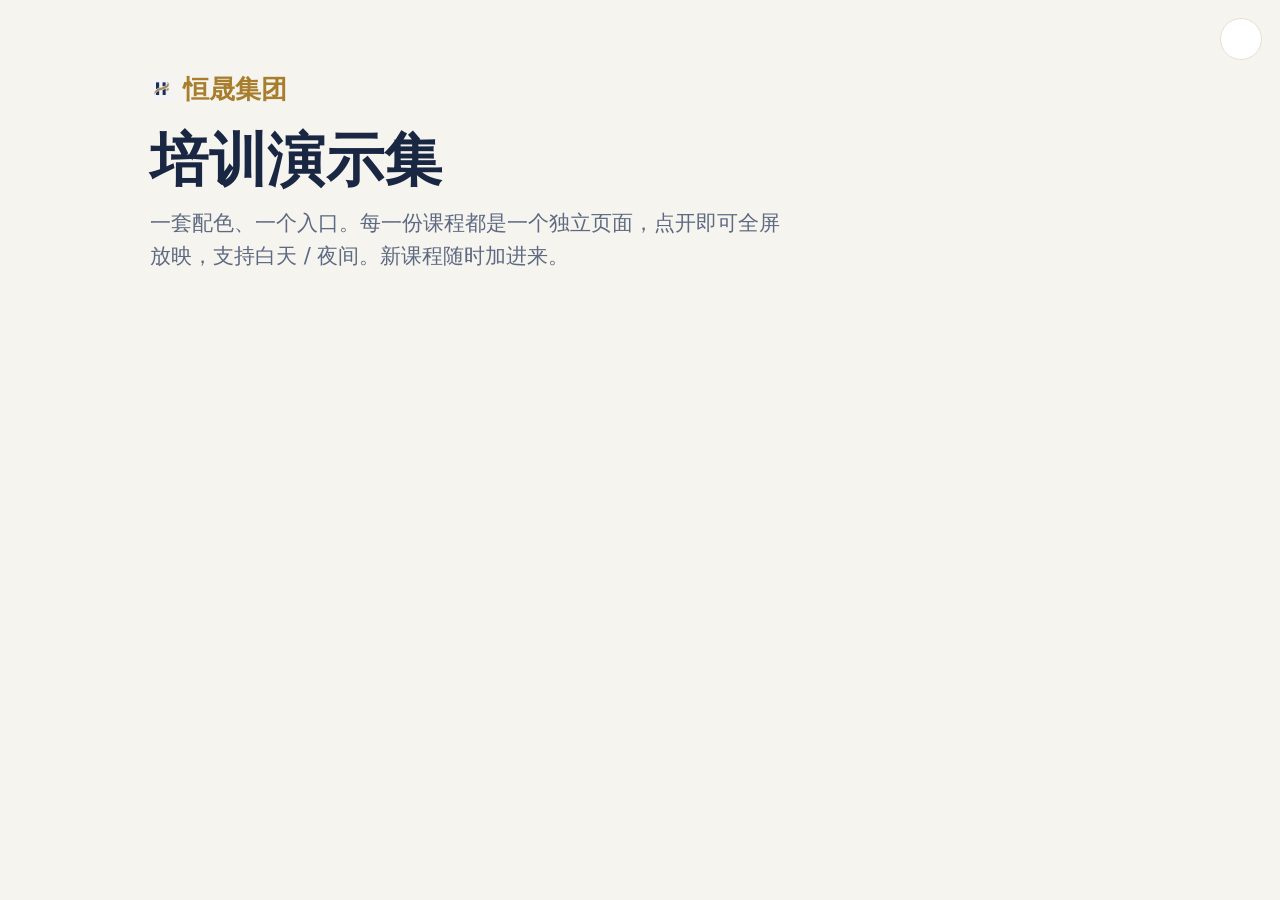
<file: index.html>
<!DOCTYPE html>
<html lang="zh-CN" data-theme="light">
<head>
<meta charset="UTF-8">
<meta name="viewport" content="width=device-width, initial-scale=1.0">
<title>恒晟集团 · 培训演示集</title>
<link rel="stylesheet" href="assets/tokens.css">
<link rel="stylesheet" href="assets/hub.css">
</head>
<body>
<button class="tgl" id="theme" aria-label="切换深色"><svg id="ti" viewBox="0 0 24 24" fill="none" stroke="currentColor" stroke-width="2" stroke-linecap="round" stroke-linejoin="round"></svg></button>

<header class="hero">
  <div class="logo"><span class="mk"><img src="assets/img/logo.png" alt=""></span>恒晟集团</div>
  <h1>培训演示集</h1>
  <p>一套配色、一个入口。每一份课程都是一个独立页面，点开即可全屏放映，支持白天 / 夜间。新课程随时加进来。</p>
</header>

<main class="grid" id="grid"></main>

<script>
/* ★ 加新课程：复制下面一项，改好内容，并把对应 HTML 放进 decks/你的目录/index.html 即可 ★
   accent 可选：'#2A4A8C'(蓝) / '#A87E2E'(金) / '#2C8A60'(绿) / '#B14E39'(红) */
var DECKS = [
  {
    title: "恒晟平台招商方案 · 8 部分 115 分钟",
    desc: "20 slide · 8 部分(产业痛点/华人画像/LIMRA/恒晟优势/5年轨迹/5产品线/NLG·PALIG·AIG·国家人寿 4 供应商独立页/拓客·起步·成长 3 阶段独立页/Cindy 真实故事/加入流程/FAQ 无答案)· v3 修正(115 分钟/HS Logo 60px/3 圆点/LIMRA 简介/真实数据/Cindy 不编故事)+ 4 语义色 30+ + animateMotion 22 + AI 教练。配套讲义 + 大纲可下载。",
    tag: "对外招生 · 招商方案",
    mark: "招",
    accent: "#A87E2E",
    href: "decks/hengsheng-recruit-pitch/index.html"
  },
  {
    title: "恒晟佣金制度 · 从入门到精通",
    desc: "新人入职必学:3 公式 / 7 档阶梯 TA→CEO 50%-90% / 4 数字例子 / 4 被动收入 / 三步走 30-60-180 天 / 8 Q&A。讲师拿讲义就能讲,学员拿 deck 就能学。",
    tag: "新人入职",
    mark: "新",
    accent: "#A87E2E",
    href: "decks/hengsheng-commission/index.html"
  },
  {
    title: "IUL 退休规划 · 4 类客户",
    desc: "从产品出发,讲清楚哪类人该选哪张保单。35-55 退休金 / 0-12 教育金 / 50-70 传承 / 高净值资产保障。8 页 5 模块,真实 Coverage IUL 培训数据。",
    tag: "产品培训",
    mark: "退",
    accent: "#A87E2E",
    href: "decks/iul-four-clients/index.html"
  },
  {
    title: "爱与守护 · 保险销售新范式",
    desc: "成交演练：用「分享爱」的模式去分享保险。痛点→转念→方法→实战→升华。",
    tag: "成交演练",
    mark: "爱",
    accent: "#2A4A8C",
    href: "decks/ai-love-protection/index.html"
  },
  {
    title: "一对一保险销售 · 核心方法论",
    desc: "一对一销售内部培训精华：需求定位→保额计算→产品演示→生前福利→异议处理→成交→金句库。22 页 7 大模块。",
    tag: "方法论 SOP",
    mark: "销",
    accent: "#A87E2E",
    href: "decks/song-one-on-one/index.html"
  },
  {
    title: "保险销售跟进 · 系统化方法论",
    desc: "1:4:7 法则 · 六类客户 · ABC 借力法则 · 销售八步闭环。从「发传单」到「陪跑成交」的 88% 业绩差距。15 页 5 大模块。",
    tag: "跟进系统",
    mark: "跟",
    accent: "#2A4A8C",
    href: "decks/sales-follow-up/index.html"
  },
  {
    title: "产品介绍 · 动画版",
    desc: "恒晟集团产品全景介绍。28 页动画演示,适合面客 / 团队培训开场使用。",
    tag: "产品培训",
    mark: "产",
    accent: "#2C8A60",
    href: "decks/product-intro/index.html"
  },
  {
    title: "收入体系讲解 · 4 大来源 + 7 级晋级",
    desc: "15 slide · 4 大收入来源(个人佣金 / Spread Override 团队级差 / 代际管理奖 38% 封顶 / CFT 合作佣金 50% 分成)+ 7 级阶梯 TA→CEO(50%-90%)+ Premium Amt 判定 4 场景 + Amy 从 0 到 CEO 5 年路径 + 4 场景年收入测算 + Fast Track + 5 条合规红线。配套 15 题在线考试。",
    tag: "新人入职 · 收入制度",
    mark: "入",
    accent: "#A87E2E",
    href: "decks/income-system/index.html"
  },
  {
    title: "如何把保险变成一份长期事业",
    desc: "14 slide · 5 模块 · 长期事业方法论:美国保险市场地位(LIMRA 2025 $17.5B / BLS 中位 $60,370 / 头部 1% $208K)+ 4 模式对比(NYL 1845 / 独立经纪 GA / 网络直销 / 我们)+ 6 大支柱(百年行业/收入可策划/4 年 7 位 $200K 团队长/被动收入/AI 释放时间/小红书陪跑)+ 5 年成长路径 Y1-Y5 + 3 步启动。配套 15 题在线考试。",
    tag: "长期事业 · 心态校准",
    mark: "长",
    accent: "#A87E2E",
    href: "decks/longterm-career/index.html"
  },
  {
    title: "恒晟销售沟通 · ABC 黄金法则",
    desc: "销售员借力 ABC 协作模型:A 顾问权威 + B 桥梁关系 + C 客户决策 · B 决定 50% 成交 · 4 大死亡陷阱 · 3 实战场景(IUL 退休 $1500 万 / 老客户加保 $5,800 佣金 / 转介绍 $25,000 佣金)· 6 套金句传送带 · 12 slide。",
    tag: "销售方法 · 黄金法则",
    mark: "A",
    accent: "#A87E2E",
    href: "decks/abc-sales-gold/index.html"
  }
  {
    title: "事业机会说明会 · 8月22日 招商 PPT",
    desc: "20 slide · 8 部分(行业痛点/平台4支柱/产品4主力/V1佣金/5年轨迹/答疑)· 115 分钟讲透。可下载 PPTX (479KB) + 完整讲义 MD (33KB) + 大纲 MD (17KB)。配套讲员可直接讲，候选人可看 PPT 了解合作模式。",
    tag: "对外招生 · 招商工具包",
    mark: "招",
    accent: "#A87E2E",
    href: "decks/hengsheng-recruit-pitch-2026-08-22/index.html"
  },
]
  {
    title: "中国市场合作伙伴招商 PPT · 28 页 × 2",
    desc: "中文对客定向版 · 28 页完整版（核心 22 + 合规 6）· 深色主版 + 白底克制版 · 数据纪律：不写 6 亿保额 / 1000+ 客户 / 100+ 经纪人 · 来源：8/22 招商 PPT v0.1（复用底版）+ 战略合作 PPT v2.0 + 跨境推广策略 · v0.1 (2026-09-14)。",
    tag: "对客招商 · 中国市场",
    accent: "#A87E2E",
    file: "./decks/hengsheng-china-partner-2026-09-14/index.html",
  },


var grid = document.getElementById('grid');
if (!DECKS.length) {
  grid.innerHTML = '<div class="empty">还没有课程，往 index.html 的 DECKS 数组里加第一个吧。</div>';
} else {
  grid.innerHTML = DECKS.map(function(d){
    return '<a class="deckcard" href="'+d.href+'">'
      + '<div class="cover" style="background:'+d.accent+'"><span class="mark">'+(d.mark||'')+'</span></div>'
      + '<div class="meta"><span class="tg">'+d.tag+'</span>'
      + '<div class="tt">'+d.title+'</div>'
      + '<div class="ds">'+d.desc+'</div>'
      + '<div class="go">进入放映 →</div></div></a>';
  }).join('');
}

/* 白天 / 夜间 */
(function(){
  var root=document.documentElement, ti=document.getElementById('ti');
  var sun='<circle cx="12" cy="12" r="4"/><path d="M12 2v2M12 20v2M4.9 4.9l1.4 1.4M17.7 17.7l1.4 1.4M2 12h2M20 12h2M4.9 19.1l1.4-1.4M17.7 6.3l1.4-1.4"/>';
  var moon='<path d="M21 12.8A9 9 0 1111.2 3 7 7 0 0021 12.8z"/>';
  function setTheme(t){root.setAttribute('data-theme',t);ti.innerHTML=(t==='dark'?sun:moon);try{localStorage.setItem('hs-theme',t);}catch(e){}}
  document.getElementById('theme').onclick=function(){setTheme(root.getAttribute('data-theme')==='dark'?'light':'dark');};
  try{var s=localStorage.getItem('hs-theme'); if(s) setTheme(s); else ti.innerHTML=moon;}catch(e){ti.innerHTML=moon;}
})();
</script>
</body>
</html>
</file>
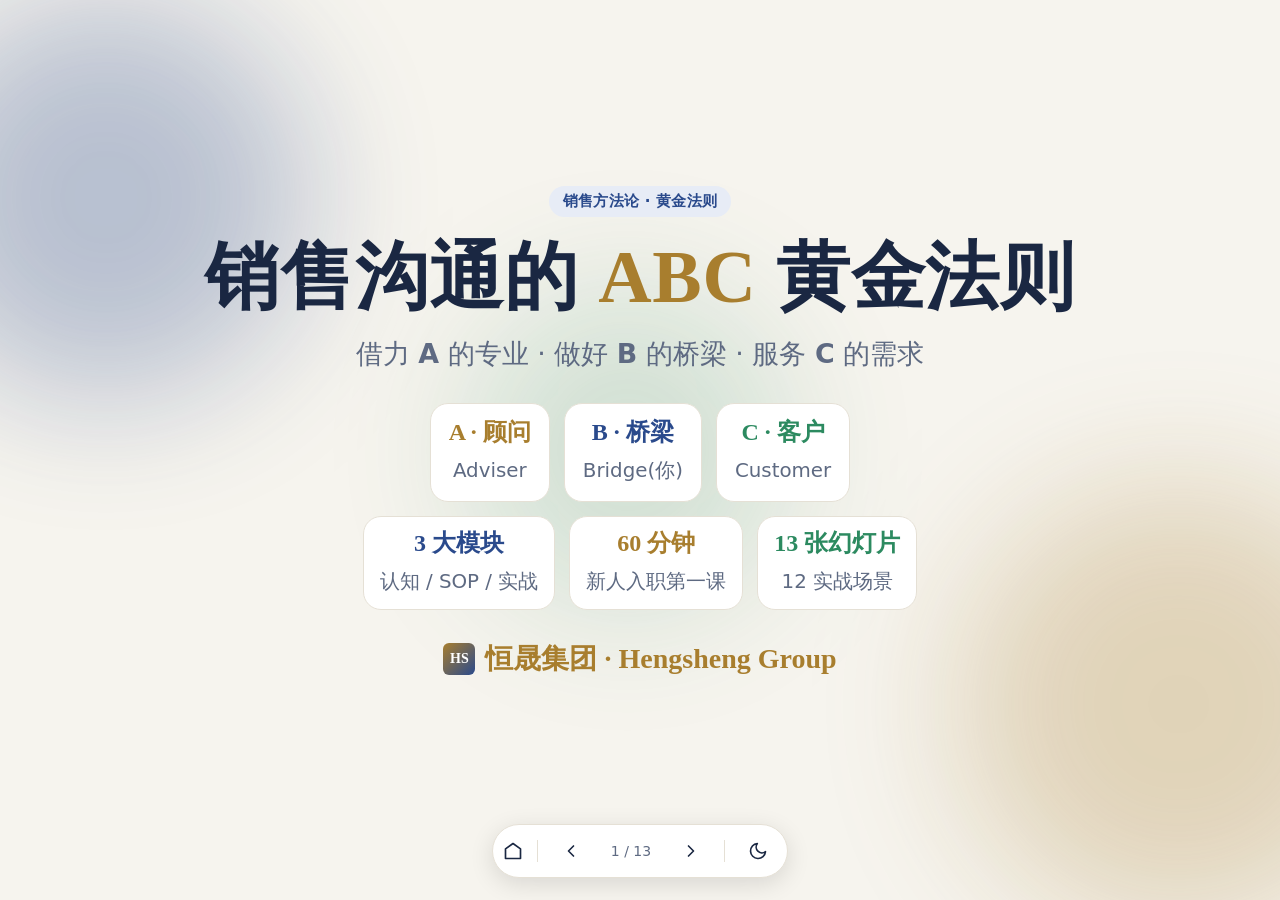
<file: decks/abc-sales-gold/index.html>
<!DOCTYPE html>
<html lang="zh-CN" data-theme="light">
<head>
<meta charset="UTF-8">
<meta name="viewport" content="width=device-width, initial-scale=1.0">
<title>销售沟通 ABC 黄金法则 — 恒晟集团</title>
<link rel="stylesheet" href="../../assets/tokens.css">
<link rel="stylesheet" href="../../assets/deck.css">
<style>
/* ABC deck 局部样式(不动全局 deck.css) */
.abc-card { padding:18px 22px; border-radius:10px; background:rgba(255,255,255,0.6); border:1px solid rgba(42,74,140,0.15); transition:all .25s ease; }
.abc-card:hover { transform:translateY(-3px); box-shadow:0 8px 22px rgba(42,74,140,0.12); }
.abc-role-A { border-top:4px solid var(--accent); }
.abc-role-B { border-top:4px solid var(--key); }
.abc-role-C { border-top:4px solid var(--ok); }
.abc-scenarionum { font-family:var(--font-display); font-size:clamp(46px,7vw,86px); color:var(--key); font-weight:800; line-height:1; }
.abc-step-mini { font-size:clamp(13px,1.4vw,17px); color:var(--ink-2); margin-top:6px; }
.abc-quote { font-size:clamp(15px,1.7vw,21px); color:var(--ink); font-weight:500; line-height:1.55; padding:14px 18px; border-left:4px solid var(--key); background:linear-gradient(90deg,rgba(168,126,46,0.08) 0%,rgba(255,255,255,0.5) 100%); border-radius:0 8px 8px 0; }
</style>
</head>
<body>
<div class="bar" id="bar"></div>
<div class="deck">

  <!-- ============================================ -->
  <!-- 1 封面 — 慢速光球漂移                          -->
  <!-- ============================================ -->
  <section class="slide center">
    <svg viewBox="0 0 1600 900" preserveAspectRatio="xMidYMid slice" aria-hidden="true"
         style="position:absolute;inset:0;width:100%;height:100%;z-index:0;pointer-events:none;opacity:0.55">
      <defs><filter id="abc-cover-blur" x="-50%" y="-50%" width="200%" height="200%"><feGaussianBlur stdDeviation="70"/></filter></defs>
      <circle cx="220" cy="180" r="200" fill="#2A4A8C" opacity="0.55" filter="url(#abc-cover-blur)">
        <animate attributeName="cx" values="220;1380;220" dur="68s" repeatCount="indefinite"/>
        <animate attributeName="cy" values="180;720;180" dur="84s" repeatCount="indefinite"/>
      </circle>
      <circle cx="1380" cy="720" r="220" fill="#A87E2E" opacity="0.50" filter="url(#abc-cover-blur)">
        <animate attributeName="cx" values="1380;220;1380" dur="76s" repeatCount="indefinite"/>
        <animate attributeName="cy" values="720;180;720" dur="92s" repeatCount="indefinite"/>
      </circle>
      <circle cx="800" cy="450" r="160" fill="#2C8A60" opacity="0.32" filter="url(#abc-cover-blur)">
        <animate attributeName="cx" values="800;500;1100;800" dur="100s" repeatCount="indefinite"/>
        <animate attributeName="r" values="160;220;160" dur="48s" repeatCount="indefinite"/>
      </circle>
    </svg>
    <div class="wrap" style="position:relative;z-index:1">
      <div class="tag rv" style="margin-bottom:20px">销售方法论 · 黄金法则</div>
      <h1 class="rv">销售沟通的 <span style="color:var(--key)">ABC</span> 黄金法则</h1>
      <p class="lead rv" style="margin-top:14px">借力 <b>A</b> 的专业 · 做好 <b>B</b> 的桥梁 · 服务 <b>C</b> 的需求</p>
      <div style="display:flex;gap:14px;justify-content:center;margin-top:28px" class="rv">
        <div class="card" style="padding:12px 18px;text-align:center">
          <div class="ctitle" style="color:var(--key)">A · 顾问</div>
          <div class="body">Adviser</div>
        </div>
        <div class="card" style="padding:12px 18px;text-align:center">
          <div class="ctitle" style="color:var(--accent)">B · 桥梁</div>
          <div class="body">Bridge(你)</div>
        </div>
        <div class="card" style="padding:12px 18px;text-align:center">
          <div class="ctitle" style="color:var(--ok)">C · 客户</div>
          <div class="body">Customer</div>
        </div>
      </div>
      <div style="display:flex;gap:14px;justify-content:center;margin-top:14px" class="rv">
        <div class="card" style="padding:10px 16px;text-align:center">
          <div class="ctitle" style="color:var(--accent)">3 大模块</div>
          <div class="body">认知 / SOP / 实战</div>
        </div>
        <div class="card" style="padding:10px 16px;text-align:center">
          <div class="ctitle" style="color:var(--key)">60 分钟</div>
          <div class="body">新人入职第一课</div>
        </div>
        <div class="card" style="padding:10px 16px;text-align:center">
          <div class="ctitle" style="color:var(--ok)">13 张幻灯片</div>
          <div class="body">12 实战场景</div>
        </div>
      </div>
      <div class="logo rv" style="margin-top:30px"><span class="mk" style="background:linear-gradient(135deg,#A87E2E,#2A4A8C);color:#fff;font-weight:700;width:32px;height:32px;display:inline-flex;align-items:center;justify-content:center;border-radius:6px;font-size:14px">HS</span>恒晟集团 · Hengsheng Group</div>
    </div>
  </section>

  <!-- ============================================ -->
  <!-- 2 一句话结论:三角平衡本质                       -->
  <!-- ============================================ -->
  <section class="slide">
    <div class="wrap">
      <div class="toprow"><div class="tag rv">模块 1 · 认知篇</div><div class="stepno rv">02 / 13</div></div>
      <h2 class="rv"><b style="color:var(--key)">A 专业 + B 关系 + C 需求</b> = 三角平衡</h2>
      <p class="lead rv" style="margin:10px 0 22px;font-size:clamp(15px,1.8vw,22px)">ABC 法则的本质 — 角色功能分离,效率倍增</p>

      <!-- 主结论 callout -->
      <div class="callout rv" style="background:linear-gradient(135deg,#A87E2E 0%,#2A4A8C 100%);color:#fff;padding:24px 30px;border-radius:12px">
        <div class="lbl" style="color:#fff;opacity:0.85">核心结论</div>
        <div class="q" style="font-size:clamp(18px,2.2vw,28px);font-weight:600;line-height:1.5">成功的关键不在 A 的专业高度,而在 <b style="color:#fff;text-decoration:underline">B 对 A 的「价值锚定」与「信任平移」</b>。把专业输出和情感连接分离,效率指数级提升。</div>
      </div>

      <!-- 3 栏对比:单打独斗 vs 借力 ABC -->
      <div class="grid3 rv" style="margin-top:24px">
        <div class="abc-card abc-role-A">
          <div class="ctitle" style="color:var(--accent);font-size:clamp(20px,2.2vw,26px)">单打独斗</div>
          <div class="body" style="margin-top:8px">
            <p><b>1 个人扛 3 角色</b></p>
            <p style="margin-top:6px;color:var(--ink-2);font-size:clamp(13px,1.4vw,16px)">专业度不够 + 关系过度消耗 + 转化率低</p>
            <div style="margin-top:10px;font-size:clamp(22px,2.6vw,32px);font-weight:700;color:var(--danger)">线性增长</div>
          </div>
        </div>
        <div class="abc-card abc-role-B" style="border-top-width:6px">
          <div class="ctitle" style="color:var(--key);font-size:clamp(20px,2.2vw,26px)">借力 ABC ⭐</div>
          <div class="body" style="margin-top:8px">
            <p><b>3 角色各司其职</b></p>
            <p style="margin-top:6px;color:var(--ink-2);font-size:clamp(13px,1.4vw,16px)">权威背书 + 关系纽带 + 需求对接</p>
            <div style="margin-top:10px;font-size:clamp(22px,2.6vw,32px);font-weight:700;color:var(--key)">几何级增长</div>
          </div>
        </div>
        <div class="abc-card abc-role-C">
          <div class="ctitle" style="color:var(--ok);font-size:clamp(20px,2.2vw,26px)">心理学基础</div>
          <div class="body" style="margin-top:8px">
            <p><b>权威效应 + 社会认同</b></p>
            <p style="margin-top:6px;color:var(--ink-2);font-size:clamp(13px,1.4vw,16px)">权威 + 熟人背书同时出现时,决策阻力最小</p>
            <div style="margin-top:10px;font-size:clamp(22px,2.6vw,32px);font-weight:700;color:var(--ok)">阻力最小</div>
          </div>
        </div>
      </div>

      <div class="tipbox rv" style="margin-top:18px">
        <div class="lbl">⚠️ 关键认知</div>
        <div class="txt">新人专业度不足?<b style="color:var(--ink)">不是问题</b> — ABC 法则把"个人短板"转化为"团队协作优势"。B 不用成为全才,只需做好<b style="color:var(--key)">资源调度员</b>。</div>
      </div>
    </div>
  </section>

  <!-- ============================================ -->
  <!-- 3 三角色定义 — 桥弧模板                         -->
  <!-- ============================================ -->
  <section class="slide">
    <div class="wrap">
      <div class="toprow"><div class="tag rv">模块 1 · 认知篇</div><div class="stepno rv">03 / 13</div></div>
      <h2 class="rv">三角色定义 — <b style="color:var(--key)">B 是主角</b></h2>
      <p class="lead rv" style="margin:8px 0 6px;font-size:clamp(14px,1.6vw,20px)">A 主导专业输出,B 做桥梁承接,C 是决策终点</p>

      <div class="rv" style="margin:6px 0;width:100%">
        <svg viewBox="0 0 1200 380" preserveAspectRatio="xMidYMid meet" style="width:100%;height:auto;max-height:42vh;display:block">
          <defs>
            <linearGradient id="abc-bridge" x1="0" y1="0" x2="1" y2="0">
              <stop offset="0" stop-color="#2A4A8C"/>
              <stop offset="0.5" stop-color="#A87E2E"/>
              <stop offset="1" stop-color="#2C8A60"/>
            </linearGradient>
          </defs>

          <!-- 桥弧(底色 + 渐变虚线流动) -->
          <path d="M 200 200 Q 600 50 1000 200" stroke="rgba(168,126,46,0.22)" stroke-width="3" fill="none"/>
          <path d="M 200 200 Q 600 50 1000 200" stroke="url(#abc-bridge)" stroke-width="3" fill="none" stroke-dasharray="10 14" stroke-linecap="round">
            <animate attributeName="stroke-dashoffset" from="0" to="-48" dur="1.6s" repeatCount="indefinite"/>
          </path>

          <!-- A 节点(左,蓝) -->
          <g>
            <circle cx="200" cy="200" r="110" fill="#2A4A8C" opacity="0.08">
              <animate attributeName="r" values="100;118;100" dur="2.6s" repeatCount="indefinite"/>
              <animate attributeName="opacity" values="0.08;0.02;0.08" dur="2.6s" repeatCount="indefinite"/>
            </circle>
            <circle cx="200" cy="200" r="75" fill="#2A4A8C" opacity="0.18">
              <animate attributeName="r" values="70;82;70" dur="2.6s" begin="0.25s" repeatCount="indefinite"/>
              <animate attributeName="opacity" values="0.18;0.06;0.18" dur="2.6s" begin="0.25s" repeatCount="indefinite"/>
            </circle>
            <circle cx="200" cy="200" r="50" fill="#2A4A8C"/>
            <text x="200" y="216" text-anchor="middle" fill="#fff" font-size="44" font-weight="700" font-family="var(--font-display)">A</text>
          </g>
          <text x="200" y="318" text-anchor="middle" fill="#2A4A8C" font-size="20" font-weight="700">Adviser · 顾问</text>
          <text x="200" y="345" text-anchor="middle" fill="currentColor" opacity="0.6" font-size="14">权威 / 专业 / 客观</text>

          <!-- B 节点(中央主角,金,放大 36%) -->
          <g>
            <circle cx="600" cy="200" r="135" fill="#A87E2E" opacity="0.08">
              <animate attributeName="r" values="125;145;125" dur="2.4s" repeatCount="indefinite"/>
              <animate attributeName="opacity" values="0.08;0.02;0.08" dur="2.4s" repeatCount="indefinite"/>
            </circle>
            <circle cx="600" cy="200" r="95" fill="#A87E2E" opacity="0.20">
              <animate attributeName="r" values="88;102;88" dur="2.4s" begin="0.2s" repeatCount="indefinite"/>
              <animate attributeName="opacity" values="0.20;0.08;0.20" dur="2.4s" begin="0.2s" repeatCount="indefinite"/>
            </circle>
            <circle cx="600" cy="200" r="68" fill="#A87E2E"/>
            <text x="600" y="220" text-anchor="middle" fill="#fff" font-size="56" font-weight="700" font-family="var(--font-display)">B</text>
          </g>
          <text x="600" y="332" text-anchor="middle" fill="#A87E2E" font-size="22" font-weight="700">Bridge · 桥梁(你)</text>
          <text x="600" y="358" text-anchor="middle" fill="currentColor" opacity="0.6" font-size="14">连接 / 传递 / 维护</text>

          <!-- C 节点(右,绿) -->
          <g>
            <circle cx="1000" cy="200" r="110" fill="#2C8A60" opacity="0.08">
              <animate attributeName="r" values="100;118;100" dur="2.6s" begin="0.5s" repeatCount="indefinite"/>
              <animate attributeName="opacity" values="0.08;0.02;0.08" dur="2.6s" begin="0.5s" repeatCount="indefinite"/>
            </circle>
            <circle cx="1000" cy="200" r="75" fill="#2C8A60" opacity="0.18">
              <animate attributeName="r" values="70;82;70" dur="2.6s" begin="0.75s" repeatCount="indefinite"/>
              <animate attributeName="opacity" values="0.18;0.06;0.18" dur="2.6s" begin="0.75s" repeatCount="indefinite"/>
            </circle>
            <circle cx="1000" cy="200" r="50" fill="#2C8A60"/>
            <text x="1000" y="216" text-anchor="middle" fill="#fff" font-size="44" font-weight="700" font-family="var(--font-display)">C</text>
          </g>
          <text x="1000" y="318" text-anchor="middle" fill="#2C8A60" font-size="20" font-weight="700">Customer · 客户</text>
          <text x="1000" y="345" text-anchor="middle" fill="currentColor" opacity="0.6" font-size="14">信息接收 / 决策者</text>

          <!-- 2 颗光点沿桥弧永久飞 -->
          <circle r="8" fill="#fff" stroke="#A87E2E" stroke-width="2.5">
            <animateMotion dur="3s" repeatCount="indefinite" rotate="auto" path="M 200 200 Q 600 50 1000 200"/>
            <animate attributeName="opacity" values="0;1;1;1;0" dur="3s" repeatCount="indefinite"/>
          </circle>
          <circle r="6" fill="#fff" stroke="#A87E2E" stroke-width="2" opacity="0.8">
            <animateMotion dur="3s" begin="1.5s" repeatCount="indefinite" rotate="auto" path="M 200 200 Q 600 50 1000 200"/>
            <animate attributeName="opacity" values="0;0.8;0.8;0.8;0" dur="3s" begin="1.5s" repeatCount="indefinite"/>
          </circle>
        </svg>
      </div>

      <!-- 三角色职责卡片 -->
      <div class="grid3 rv" style="margin-top:8px">
        <div class="abc-card abc-role-A" style="padding:14px 18px">
          <div class="ctitle" style="color:var(--accent);font-size:clamp(16px,1.7vw,20px)">A 顾问 · 做什么</div>
          <ul style="margin:8px 0 0;padding-left:18px;font-size:clamp(12px,1.3vw,15px);line-height:1.55">
            <li>方案设计 / 逻辑推演</li>
            <li>解决复杂问题</li>
            <li>风险提示 / 客观判断</li>
          </ul>
        </div>
        <div class="abc-card abc-role-B" style="padding:14px 18px">
          <div class="ctitle" style="color:var(--key);font-size:clamp(16px,1.7vw,20px)">B 桥梁 · 做什么 ⭐</div>
          <ul style="margin:8px 0 0;padding-left:18px;font-size:clamp(12px,1.3vw,15px);line-height:1.55">
            <li>会前情报收集</li>
            <li>推崇 A / 介绍铺垫</li>
            <li>会中服务补位 / 情绪观察</li>
            <li>会后复盘 / 情感维护</li>
          </ul>
        </div>
        <div class="abc-card abc-role-C" style="padding:14px 18px">
          <div class="ctitle" style="color:var(--ok);font-size:clamp(16px,1.7vw,20px)">C 客户 · 角色</div>
          <ul style="margin:8px 0 0;padding-left:18px;font-size:clamp(12px,1.3vw,15px);line-height:1.55">
            <li>信息接收者</li>
            <li>最终决策者</li>
            <li>需求 / 顾虑 / 痛点</li>
          </ul>
        </div>
      </div>
    </div>
  </section>

  <!-- ============================================ -->
  <!-- 4 B 角色核心价值 — 决定 50%+ 成交                -->
  <!-- ============================================ -->
  <section class="slide">
    <div class="wrap">
      <div class="toprow"><div class="tag rv">模块 1 · 认知篇</div><div class="stepno rv">04 / 13</div></div>
      <h2 class="rv">B 是发动机 — 决定 <span style="color:var(--key)"><span data-countup="50" data-suffix="%+">0</span></span> 成交概率</h2>
      <p class="lead rv" style="margin:8px 0 16px;font-size:clamp(14px,1.6vw,20px)">为什么 B 比 A 更重要 — 来自实践的金字塔公式</p>

      <!-- 成功率分配金字塔(数字可视化) -->
      <div class="rv" style="display:grid;grid-template-columns:1fr 1fr 1fr;gap:14px;margin-bottom:18px">
        <div class="abc-card abc-role-B" style="padding:18px 22px;text-align:center">
          <div class="abc-scenarionum">50%</div>
          <div class="ctitle" style="margin-top:6px;color:var(--key)">B 的执行力</div>
          <div class="body" style="font-size:clamp(12px,1.3vw,15px);color:var(--ink-2);margin-top:6px">情报 / 推崇 / 配合 / 跟进</div>
        </div>
        <div class="abc-card abc-role-A" style="padding:18px 22px;text-align:center">
          <div class="abc-scenarionum" style="color:var(--accent)">30%</div>
          <div class="ctitle" style="margin-top:6px;color:var(--accent)">座位 + 环境</div>
          <div class="body" style="font-size:clamp(12px,1.3vw,15px);color:var(--ink-2);margin-top:6px">A 主导 + B/C 同侧</div>
        </div>
        <div class="abc-card abc-role-C" style="padding:18px 22px;text-align:center">
          <div class="abc-scenarionum" style="color:var(--ok)">20%</div>
          <div class="ctitle" style="margin-top:6px;color:var(--ok)">A 的讲解</div>
          <div class="body" style="font-size:clamp(12px,1.3vw,15px);color:var(--ink-2);margin-top:6px">专业 / 逻辑 / 答疑</div>
        </div>
      </div>

      <!-- 4 大职责(完整版) -->
      <h3 class="rv" style="font-size:clamp(18px,2vw,24px);color:var(--ink);margin-bottom:10px">B 角色 4 大核心职责</h3>
      <div class="grid3 rv" style="grid-template-columns:1fr 1fr;gap:12px">
        <div class="abc-card" style="padding:14px 18px">
          <div style="display:flex;align-items:center;gap:10px">
            <div style="background:var(--key);color:#fff;width:32px;height:32px;border-radius:50%;display:inline-flex;align-items:center;justify-content:center;font-weight:700">1</div>
            <div class="ctitle" style="color:var(--ink);font-size:clamp(16px,1.7vw,20px)">情报收集</div>
          </div>
          <div class="body" style="margin-top:6px;font-size:clamp(12px,1.3vw,15px);color:var(--ink-2)">C 的财务 / 家庭 / 性格 / 痛点 — 提前给 A 做精准对接</div>
        </div>
        <div class="abc-card" style="padding:14px 18px">
          <div style="display:flex;align-items:center;gap:10px">
            <div style="background:var(--key);color:#fff;width:32px;height:32px;border-radius:50%;display:inline-flex;align-items:center;justify-content:center;font-weight:700">2</div>
            <div class="ctitle" style="color:var(--ink);font-size:clamp(16px,1.7vw,20px)">推崇 A</div>
          </div>
          <div class="body" style="margin-top:6px;font-size:clamp(12px,1.3vw,15px);color:var(--ink-2)">"这是我们专家,处理过 N 个类似案例" — 完成信任平移</div>
        </div>
        <div class="abc-card" style="padding:14px 18px">
          <div style="display:flex;align-items:center;gap:10px">
            <div style="background:var(--key);color:#fff;width:32px;height:32px;border-radius:50%;display:inline-flex;align-items:center;justify-content:center;font-weight:700">3</div>
            <div class="ctitle" style="color:var(--ink);font-size:clamp(16px,1.7vw,20px)">服务补位</div>
          </div>
          <div class="body" style="margin-top:6px;font-size:clamp(12px,1.3vw,15px);color:var(--ink-2)">记录 / 递资料 / 观察情绪 — 不抢 A 戏,但绝不掉链</div>
        </div>
        <div class="abc-card" style="padding:14px 18px">
          <div style="display:flex;align-items:center;gap:10px">
            <div style="background:var(--key);color:#fff;width:32px;height:32px;border-radius:50%;display:inline-flex;align-items:center;justify-content:center;font-weight:700">4</div>
            <div class="ctitle" style="color:var(--ink);font-size:clamp(16px,1.7vw,20px)">复盘跟进</div>
          </div>
          <div class="body" style="margin-top:6px;font-size:clamp(12px,1.3vw,15px);color:var(--ink-2)">总结成交点 + 泼冷水 + 长期情感维护 — 把单次成交变长期客户</div>
        </div>
      </div>

      <div class="tipbox rv" style="margin-top:14px">
        <div class="lbl">💡 为什么 B 决定成败?</div>
        <div class="txt">A 是"外来者",C 对 A 天然有审视防御。B 的作用是 <b style="color:var(--ink)">把社交资本转化为对 A 的信用背书</b> — 推崇到位 = 熟人→专业信任升维;推崇不到位 = "甩锅"或"低级销售"。</div>
      </div>
    </div>
  </section>

  <!-- ============================================ -->
  <!-- 5 会前准备 — 4 步 SOP(时间轴)                    -->
  <!-- ============================================ -->
  <section class="slide">
    <div class="wrap">
      <div class="toprow"><div class="tag rv">模块 2 · SOP</div><div class="stepno rv">05 / 13</div></div>
      <h2 class="rv">会前准备 — <b style="color:var(--key)">4 步走</b>,事半功倍</h2>
      <p class="lead rv" style="margin:8px 0 14px;font-size:clamp(14px,1.6vw,20px)">精准匹配 + 价值预热 = 把"大炮打蚊子"变"绣花针穿线"</p>

      <!-- 4 步时间轴(横向 SVG + 节点) -->
      <div class="rv" style="width:100%">
        <svg viewBox="0 0 1200 240" preserveAspectRatio="xMidYMid meet" style="width:100%;height:auto;max-height:36vh;display:block">
          <defs>
            <linearGradient id="abc-tl" x1="0" y1="0" x2="1" y2="0">
              <stop offset="0" stop-color="#2A4A8C"/>
              <stop offset="0.5" stop-color="#A87E2E"/>
              <stop offset="1" stop-color="#2C8A60"/>
            </linearGradient>
            <filter id="abc-glow" x="-50%" y="-50%" width="200%" height="200%">
              <feGaussianBlur stdDeviation="4" result="b"/>
              <feMerge><feMergeNode in="b"/><feMergeNode in="b"/><feMergeNode in="SourceGraphic"/></feMerge>
            </filter>
          </defs>

          <!-- 主线(背景粗 + 渐变流动实线,不模糊,确保静态截图可见) -->
          <line x1="120" y1="120" x2="1080" y2="120" stroke="url(#abc-tl)" stroke-width="14" stroke-linecap="round" opacity="0.12"/>
          <line x1="120" y1="120" x2="1080" y2="120" stroke="url(#abc-tl)" stroke-width="5" stroke-linecap="round" opacity="0.85"/>
          <line x1="120" y1="120" x2="1080" y2="120" stroke="url(#abc-tl)" stroke-width="3" stroke-dasharray="8 14" opacity="1">
            <animate attributeName="stroke-dashoffset" from="0" to="-44" dur="1.8s" repeatCount="indefinite"/>
          </line>

          <!-- 节点 1:邀约确定 -->
          <g>
            <circle cx="200" cy="120" r="32" fill="#2A4A8C" filter="url(#abc-glow)">
              <animate attributeName="r" values="30;36;30" dur="3.2s" repeatCount="indefinite"/>
            </circle>
            <text x="200" y="128" text-anchor="middle" fill="#fff" font-size="22" font-weight="700">1</text>
            <text x="200" y="180" text-anchor="middle" fill="#2A4A8C" font-size="16" font-weight="700">邀约确定</text>
            <text x="200" y="200" text-anchor="middle" fill="currentColor" opacity="0.65" font-size="12">对象 / 时间 / 地点</text>
          </g>

          <!-- 节点 2:收集资料 -->
          <g>
            <circle cx="440" cy="120" r="32" fill="#A87E2E" filter="url(#abc-glow)">
              <animate attributeName="r" values="30;36;30" dur="3.2s" begin="0.45s" repeatCount="indefinite"/>
            </circle>
            <text x="440" y="128" text-anchor="middle" fill="#fff" font-size="22" font-weight="700">2</text>
            <text x="440" y="180" text-anchor="middle" fill="#A87E2E" font-size="16" font-weight="700">收集资料</text>
            <text x="440" y="200" text-anchor="middle" fill="currentColor" opacity="0.65" font-size="12">爱好 / 家庭 / 经济 / 健康</text>
          </g>

          <!-- 节点 3:同步 A -->
          <g>
            <circle cx="680" cy="120" r="32" fill="#A87E2E" filter="url(#abc-glow)">
              <animate attributeName="r" values="30;36;30" dur="3.2s" begin="0.9s" repeatCount="indefinite"/>
            </circle>
            <text x="680" y="128" text-anchor="middle" fill="#fff" font-size="22" font-weight="700">3</text>
            <text x="680" y="180" text-anchor="middle" fill="#A87E2E" font-size="16" font-weight="700">同步 A</text>
            <text x="680" y="200" text-anchor="middle" fill="currentColor" opacity="0.65" font-size="12">C 资料 → A 准备方案</text>
          </g>

          <!-- 节点 4:推崇 A ⭐(放大 50%,加外发光,作为终章) -->
          <g>
            <circle cx="920" cy="120" r="62" fill="#2C8A60" opacity="0.12" filter="url(#abc-glow)">
              <animate attributeName="r" values="56;70;56" dur="2.6s" repeatCount="indefinite"/>
              <animate attributeName="opacity" values="0.12;0.02;0.12" dur="2.6s" repeatCount="indefinite"/>
            </circle>
            <circle cx="920" cy="120" r="50" fill="#2C8A60" opacity="0.22">
              <animate attributeName="r" values="46;54;46" dur="2.6s" begin="0.2s" repeatCount="indefinite"/>
              <animate attributeName="opacity" values="0.22;0.08;0.22" dur="2.6s" begin="0.2s" repeatCount="indefinite"/>
            </circle>
            <circle cx="920" cy="120" r="48" fill="#2C8A60" filter="url(#abc-glow)">
              <animate attributeName="r" values="46;52;46" dur="2.6s" begin="1.35s" repeatCount="indefinite"/>
            </circle>
            <text x="920" y="134" text-anchor="middle" fill="#fff" font-size="32" font-weight="700">4</text>
            <text x="920" y="186" text-anchor="middle" fill="#2C8A60" font-size="16" font-weight="700">推崇 A ⭐</text>
            <text x="920" y="206" text-anchor="middle" fill="currentColor" opacity="0.65" font-size="12">价值预热 / 信任平移</text>
          </g>

          <!-- 光点流动(从 1 流向 4,加大发光,保证静态截图也可见) -->
          <circle r="11" fill="#fff" stroke="#A87E2E" stroke-width="3" filter="url(#abc-glow)">
            <animateMotion dur="4.5s" repeatCount="indefinite" path="M 200 120 L 920 120"/>
            <animate attributeName="opacity" values="0;1;1;0" keyTimes="0;0.15;0.85;1" dur="4.5s" repeatCount="indefinite"/>
          </circle>
          <!-- 静态指示:在路径上均匀洒 4 颗半透明金色光点,静态截图也能看到运动痕迹 -->
          <circle cx="320" cy="120" r="7" fill="#A87E2E" opacity="0.55"/>
          <circle cx="560" cy="120" r="7" fill="#A87E2E" opacity="0.55"/>
          <circle cx="800" cy="120" r="7" fill="#A87E2E" opacity="0.55"/>
        </svg>
      </div>

      <!-- 4 步详细说明(并排) -->
      <div class="grid3 rv" style="grid-template-columns:repeat(4,1fr);gap:10px;margin-top:6px">
        <div class="abc-card" style="padding:12px 14px">
          <div class="ctitle" style="color:var(--accent);font-size:clamp(13px,1.4vw,15px)">① 邀约</div>
          <div class="body" style="font-size:clamp(11px,1.2vw,13px);color:var(--ink-2);margin-top:4px">提前 3 天约;咖啡馆/安静餐厅;白天优先</div>
        </div>
        <div class="abc-card" style="padding:12px 14px">
          <div class="ctitle" style="color:var(--key);font-size:clamp(13px,1.4vw,15px)">② 资料</div>
          <div class="body" style="font-size:clamp(11px,1.2vw,13px);color:var(--ink-2);margin-top:4px">爱好 / 家庭结构 / 财务 / 健康 / 痛点</div>
        </div>
        <div class="abc-card" style="padding:12px 14px">
          <div class="ctitle" style="color:var(--key);font-size:clamp(13px,1.4vw,15px)">③ 同步 A</div>
          <div class="body" style="font-size:clamp(11px,1.2vw,13px);color:var(--ink-2);margin-top:4px">提前 24h 发给 A,留出准备时间</div>
        </div>
        <div class="abc-card" style="padding:12px 14px">
          <div class="ctitle" style="color:var(--ok);font-size:clamp(13px,1.4vw,15px)">④ 推崇 A ⭐</div>
          <div class="body" style="font-size:clamp(11px,1.2vw,13px);color:var(--ink-2);margin-top:4px">"我们专家处理过类似案例" — 不夸张</div>
        </div>
      </div>

      <div class="tipbox rv" style="margin-top:14px">
        <div class="lbl">💬 推崇话术模板(B 用)</div>
        <div class="txt" style="font-style:italic">"张总,关于您上次提到的资产传承问题,我特意请到了在<b style="color:var(--ink)">法律与税务</b>领域的专家 [A 姓名],他处理过<b style="color:var(--ink)">非常复杂的案例</b>,今天特意为您做深度拆解。"</div>
      </div>
    </div>
  </section>

  <!-- ============================================ -->
  <!-- 6 会中配合 — 座位 + 服务补位(对错对比)         -->
  <!-- ============================================ -->
  <section class="slide">
    <div class="wrap">
      <div class="toprow"><div class="tag rv">模块 2 · SOP</div><div class="stepno rv">06 / 13</div></div>
      <h2 class="rv">会中配合 — <b style="color:var(--key)">A 主导 + B/C 同侧</b></h2>
      <p class="lead rv" style="margin:8px 0 14px;font-size:clamp(14px,1.6vw,20px)">座位定调性,B 退后一步观察全局</p>

      <div class="dual rv" style="margin-bottom:14px">
        <!-- 错 -->
        <div class="pane bad" style="padding:18px 22px">
          <div class="ph" style="font-size:clamp(18px,2vw,24px);color:var(--danger)">❌ 错误布局</div>
          <div style="display:flex;align-items:center;justify-content:center;height:120px;margin:12px 0">
            <svg viewBox="0 0 280 120" style="width:80%;height:auto">
              <rect x="40" y="20" width="200" height="80" rx="8" fill="rgba(177,78,57,0.15)" stroke="#B14E39" stroke-width="2"/>
              <circle cx="80" cy="60" r="14" fill="#2A4A8C"/><text x="80" y="65" text-anchor="middle" fill="#fff" font-size="12" font-weight="700">A</text>
              <circle cx="140" cy="60" r="14" fill="#A87E2E"/><text x="140" y="65" text-anchor="middle" fill="#fff" font-size="12" font-weight="700">B</text>
              <circle cx="200" cy="60" r="14" fill="#2C8A60"/><text x="200" y="65" text-anchor="middle" fill="#fff" font-size="12" font-weight="700">C</text>
              <text x="140" y="115" text-anchor="middle" fill="#B14E39" font-size="11" font-weight="600">直线排列 = 距离感 + 监督</text>
            </svg>
          </div>
          <ul style="list-style:none;padding:0;font-size:clamp(12px,1.3vw,14px);line-height:1.6">
            <li>• A B C 直线 — 像审讯席,C 有压迫感</li>
            <li>• B 抢话 — 打断 A 专业输出</li>
            <li>• B 玩手机 — 信任崩塌</li>
          </ul>
        </div>
        <!-- 对 -->
        <div class="pane good" style="padding:18px 22px">
          <div class="ph" style="font-size:clamp(18px,2vw,24px);color:var(--ok)">✓ 正确布局</div>
          <div style="display:flex;align-items:center;justify-content:center;height:120px;margin:12px 0">
            <svg viewBox="0 0 280 120" style="width:80%;height:auto">
              <rect x="40" y="20" width="200" height="80" rx="8" fill="rgba(44,138,96,0.15)" stroke="#2C8A60" stroke-width="2"/>
              <circle cx="60" cy="60" r="14" fill="#2A4A8C"/><text x="60" y="65" text-anchor="middle" fill="#fff" font-size="12" font-weight="700">A</text>
              <circle cx="140" cy="60" r="14" fill="#A87E2E"/><text x="140" y="65" text-anchor="middle" fill="#fff" font-size="12" font-weight="700">B</text>
              <circle cx="220" cy="60" r="14" fill="#2C8A60"/><text x="220" y="65" text-anchor="middle" fill="#fff" font-size="12" font-weight="700">C</text>
              <text x="140" y="115" text-anchor="middle" fill="#2C8A60" font-size="11" font-weight="600">A 主导 + B/C 同侧 = 团队感</text>
            </svg>
          </div>
          <ul style="list-style:none;padding:0;font-size:clamp(12px,1.3vw,14px);line-height:1.6">
            <li>• A 主导位 — 体现权威</li>
            <li>• B 与 C 同侧 — 像朋友,无压迫</li>
            <li>• B 记录 / 观察 — 隐性补位</li>
          </ul>
        </div>
      </div>

      <!-- B 角色 3 件事(并排) -->
      <div class="grid3 rv">
        <div class="abc-card" style="padding:14px 16px">
          <div class="ctitle" style="color:var(--key);font-size:clamp(15px,1.6vw,18px)">📝 记录需求</div>
          <div class="body" style="font-size:clamp(12px,1.3vw,14px);color:var(--ink-2);margin-top:4px">客户原话 + 关键数字 + 反对意见 — A 后续跟进的依据</div>
        </div>
        <div class="abc-card" style="padding:14px 16px">
          <div class="ctitle" style="color:var(--key);font-size:clamp(15px,1.6vw,18px)">👀 观察情绪</div>
          <div class="body" style="font-size:clamp(12px,1.3vw,14px);color:var(--ink-2);margin-top:4px">C 表情/动作 — A 输出过快/不足时,用眼神给 A 信号</div>
        </div>
        <div class="abc-card" style="padding:14px 16px">
          <div class="ctitle" style="color:var(--key);font-size:clamp(15px,1.6vw,18px)">🤝 引导介入</div>
          <div class="body" style="font-size:clamp(12px,1.3vw,14px);color:var(--ink-2);margin-top:4px">"关于这个细节,我觉得 [A] 的见解对您可能更有启发"</div>
        </div>
      </div>

      <div class="tipbox rv" style="margin-top:12px">
        <div class="lbl">🎯 一句话原则</div>
        <div class="txt">A 负责<b style="color:var(--ink)">攻坚(逻辑)</b>,B 负责<b style="color:var(--ink)">守城(情感 + 细节)</b>。分工确保不因专业而冰冷,不因亲近而失严肃。</div>
      </div>
    </div>
  </section>

  <!-- ============================================ -->
  <!-- 7 会后复盘 + 泼冷水                              -->
  <!-- ============================================ -->
  <section class="slide">
    <div class="wrap">
      <div class="toprow"><div class="tag rv">模块 2 · SOP</div><div class="stepno rv">07 / 13</div></div>
      <h2 class="rv">会后复盘 + <b style="color:var(--key)">泼冷水的艺术</b></h2>
      <p class="lead rv" style="margin:8px 0 14px;font-size:clamp(14px,1.6vw,20px)">闭环管理 + 风险对冲,把单次成功变长期客户</p>

      <div class="dual rv">
        <!-- 复盘 -->
        <div class="abc-card" style="padding:18px 22px;border-left:5px solid var(--accent)">
          <div class="ctitle" style="color:var(--accent);font-size:clamp(18px,2vw,22px)">📋 会后 24h 复盘</div>
          <ul style="margin-top:10px;padding-left:18px;font-size:clamp(13px,1.4vw,16px);line-height:1.7">
            <li><b>成交点</b> — 哪句话打动了 C?</li>
            <li><b>未达标项</b> — 哪些顾虑未解决?</li>
            <li><b>A 的反馈</b> — A 觉得哪些环节有改进空间?</li>
            <li><b>下次切入点</b> — 下次见 C 聊什么?</li>
          </ul>
          <div style="margin-top:10px;padding:8px 12px;background:rgba(42,74,140,0.08);border-radius:6px;font-size:clamp(11px,1.2vw,13px);color:var(--accent)">
            <b>目的:</b>把单次成功转化为标准化经验,下次更精准
          </div>
        </div>

        <!-- 泼冷水 -->
        <div class="abc-card" style="padding:18px 22px;border-left:5px solid var(--danger)">
          <div class="ctitle" style="color:var(--danger);font-size:clamp(18px,2vw,22px)">💧 泼冷水 — 风险控制</div>
          <ul style="margin-top:10px;padding-left:18px;font-size:clamp(13px,1.4vw,16px);line-height:1.7">
            <li><b>何时用:</b>成交关键期 / C 冲动时</li>
            <li><b>谁来做:</b>B 做情感平衡 + A 做风险提示</li>
            <li><b>怎么泼:</b>主动告诉 C「保险是长期决定, 不要去到处问, 问了反而容易遇到不专业的人给你反对意见」</li>
            <li><b>为什么不否定:</b>把 C 留在专业圈子里, 后续有问题还是来找 B+A 解决</li>
          </ul>
          <div style="margin-top:10px;padding:8px 12px;background:rgba(177,78,57,0.08);border-radius:6px;font-size:clamp(11px,1.2vw,13px);color:var(--danger)">
            <b>本质:</b>"泼冷水" = <b>对冲不专业意见, 不是冷场</b>, 把客户留在专业圈
          </div>
        </div>
      </div>

      <!-- A 风险提示话术模板 -->
      <div class="callout rv" style="margin-top:14px;background:linear-gradient(135deg,#2A4A8C 0%,#A87E2E 100%);color:#fff;padding:18px 24px;border-radius:10px">
        <div class="lbl" style="color:#fff;opacity:0.85">💬 A 风险提示话术模板(成交前必说)</div>
        <div class="q" style="font-size:clamp(15px,1.7vw,20px);font-weight:500;line-height:1.5;font-style:italic">"基于目前的市场波动,我必须从<b style="color:#fff">专业角度</b>提醒您一个潜在风险……这个方案不是完美的,但在我们能提供的方案里,这是<b style="color:#fff">最适合您当下情况</b>的。"</div>
      </div>

      <div class="tipbox rv" style="margin-top:12px;background:linear-gradient(90deg,#A87E2E 0%,#2C8A60 100%);color:#fff">
        <div class="lbl" style="color:#fff;opacity:0.9">🎯 一句话原则</div>
        <div class="txt" style="color:#fff">复盘是为了 <b>下次更准</b>;泼冷水是为了 <b>客户不后悔</b>。两者合一 = 长期口碑。</div>
      </div>
    </div>
  </section>

  <!-- ============================================ -->
  <!-- 8 实战场景 1 — IUL 客户 + 借力 CFT 经理         -->
  <!-- ============================================ -->
  <section class="slide">
    <div class="wrap">
      <div class="toprow"><div class="tag rv">模块 3 · 实战场景</div><div class="stepno rv">08 / 13</div></div>
      <h2 class="rv">场景 1: <b style="color:var(--key)">IUL 退休规划</b> — 借力 CFT 经理</h2>
      <p class="lead rv" style="margin:8px 0 12px;font-size:clamp(14px,1.6vw,18px)">客户:王总 45 岁,科技公司高管,想用保险做退休金补充</p>

      <div class="dual rv">
        <!-- 场景前 -->
        <div class="abc-card abc-role-A" style="padding:14px 18px">
          <div class="ctitle" style="color:var(--accent);font-size:clamp(15px,1.6vw,18px)">📍 会前(你做什么)</div>
          <ul style="margin:8px 0 0;padding-left:18px;font-size:clamp(12px,1.3vw,14px);line-height:1.65">
            <li><b>情报收集:</b>年收入 30W+ / 已有 401(k) / 2 个孩子 / 关注退休生活质量</li>
            <li><b>匹配 A:</b>CFT 经理张姐(NLG IUL 讲师 + 退休规划专长)</li>
            <li><b>场地:</b>CBD 安静咖啡厅包间,白天</li>
            <li><b>资料同步:</b>提前 24h 把王总财务画像发给张姐</li>
            <li><b>推崇话术:</b>"张姐专门做高净值客户的退休规划"</li>
          </ul>
        </div>
        <!-- 场景中 -->
        <div class="abc-card abc-role-B" style="padding:14px 18px;border-top-width:6px">
          <div class="ctitle" style="color:var(--key);font-size:clamp(15px,1.6vw,18px)">📍 会中(你的位置)</div>
          <ul style="margin:8px 0 0;padding-left:18px;font-size:clamp(12px,1.3vw,14px);line-height:1.65">
            <li><b>座位:</b>张姐正对王总,你坐王总旁边(同侧)</li>
            <li><b>引入:</b>介绍完王总需求后,自然过渡到"张姐"</li>
            <li><b>记录:</b>王总对 S&P 500 指数 / 退休金缺口 / 税收延展 的反馈</li>
            <li><b>情绪观察:</b>王总皱眉时,递水 + 拍肩("张姐您详细说说")</li>
            <li><b>引导深入:</b>技术细节自然转给张姐</li>
          </ul>
        </div>
      </div>

      <!-- 场景后/结果 -->
      <div class="abc-card abc-role-C rv" style="margin-top:10px;padding:14px 18px;border-left:5px solid var(--ok);background:rgba(44,138,96,0.06)">
        <div class="ctitle" style="color:var(--ok);font-size:clamp(15px,1.6vw,18px)">✅ 场景后结果(实战验证)</div>
        <div class="body" style="margin-top:8px;font-size:clamp(12px,1.3vw,15px);line-height:1.65">
          张姐专业输出 IUL Living Life Defender <b>1500 万保额</b>方案 → 王总当场签意向 → 你后续 1 周跟进签单。<br>
          <b style="color:var(--ok)">关键转化点:</b>张姐讲"退休金 30 年复利 + Living Benefits 退休后免费领"时,王总眼睛亮了 — 你观察到后顺势推:"张姐把这个给您详细算一下"。
        </div>
      </div>

      <div class="tipbox rv" style="margin-top:10px">
        <div class="lbl">💡 场景要点</div>
        <div class="txt">高净值客户对<b style="color:var(--ink)">专业深度</b>要求高,新人很难 hold 住。<b style="color:var(--key)">借力 CFT 经理 = 让 R 层级帮你背书</b>,你只需做好 "B 的桥梁" 角色。</div>
      </div>
    </div>
  </section>

  <!-- ============================================ -->
  <!-- 9 实战场景 2 — 老客户加保 + 借力产品专家         -->
  <!-- ============================================ -->
  <section class="slide">
    <div class="wrap">
      <div class="toprow"><div class="tag rv">模块 3 · 实战场景</div><div class="stepno rv">09 / 13</div></div>
      <h2 class="rv">场景 2: <b style="color:var(--key)">老客户加保</b> — 借力产品专家</h2>
      <p class="lead rv" style="margin:8px 0 12px;font-size:clamp(14px,1.6vw,18px)">客户:李姐 52 岁,3 年前买了 Term,今年想加保 + 转 IUL</p>

      <div class="dual rv">
        <div class="abc-card abc-role-A" style="padding:14px 18px">
          <div class="ctitle" style="color:var(--accent);font-size:clamp(15px,1.6vw,18px)">📍 难点(为什么要借力)</div>
          <ul style="margin:8px 0 0;padding-left:18px;font-size:clamp(12px,1.3vw,14px);line-height:1.65">
            <li>李姐 3 年前买的是 NLG Term 500K,你熟</li>
            <li>但她现在想 <b>加保 200K Term + 转 IUL 300K</b></li>
            <li>涉及 <b>保单转换 / 健康告知重审 / 财务核保</b></li>
            <li>你的 IUL 知识不深,讲不清 Max Funding / MEC / Loan</li>
            <li>李姐已经信任你,但要她听你讲 IUL — 她会犹豫</li>
          </ul>
        </div>
        <div class="abc-card abc-role-B" style="padding:14px 18px;border-top-width:6px">
          <div class="ctitle" style="color:var(--key);font-size:clamp(15px,1.6vw,18px)">📍 解法(借力谁)</div>
          <ul style="margin:8px 0 0;padding-left:18px;font-size:clamp(12px,1.3vw,14px);line-height:1.65">
            <li><b>匹配 A:</b>产品专家 Tony(IUL 产品线讲师)</li>
            <li><b>约法:</b>三方会议,Tony 用 20 分钟讲 IUL</li>
            <li><b>你的角色:</b>"我先帮您把 Tony 老师约好,他对这块最专业"</li>
            <li><b>推崇:</b>"李姐,Tony 老师是 IUL 产品的首席顾问,我自己也是听他讲课才明白的"</li>
            <li><b>情感承接:</b>Tony 讲完后,你接"李姐,这个对您孙子教育金正好"</li>
          </ul>
        </div>
      </div>

      <div class="abc-card abc-role-C rv" style="margin-top:10px;padding:14px 18px;border-left:5px solid var(--ok);background:rgba(44,138,96,0.06)">
        <div class="ctitle" style="color:var(--ok);font-size:clamp(15px,1.6vw,18px)">✅ 场景后结果</div>
        <div class="body" style="margin-top:8px;font-size:clamp(12px,1.3vw,15px);line-height:1.65">
          Tony 现场演示 IUL 跑分 + Living Benefits 触发条件 → 李姐说"我就找你买" → Tony 推荐回给你签单。<br>
          <b style="color:var(--ok)">关键转化点:</b>Tony 讲到 "Critical Illness 提前给付" 时,李姐想起自己母亲癌症经历 — 你观察到后,接话:"李姐阿姨身体现在怎么样?"(情感共鸣)<br>
          <b>加保 200K Term + IUL 300K = 首年保费 $8,400,佣金 $5,800+</b>
        </div>
      </div>

      <div class="tipbox rv" style="margin-top:10px">
        <div class="lbl">💡 场景要点</div>
        <div class="txt">老客户加保,信任已经在你身上,但 <b style="color:var(--ink)">新产品需要新背书</b>。<b style="color:var(--key)">借力不是"自己不专业",而是"给客户最专业的体验"</b>。</div>
      </div>
    </div>
  </section>

  <!-- ============================================ -->
  <!-- 10 实战场景 3 — 转介绍 + 借力 A 老师             -->
  <!-- ============================================ -->
  <section class="slide">
    <div class="wrap">
      <div class="toprow"><div class="tag rv">模块 3 · 实战场景</div><div class="stepno rv">10 / 13</div></div>
      <h2 class="rv">场景 3: <b style="color:var(--key)">转介绍成交</b> — 借力 A 老师</h2>
      <p class="lead rv" style="margin:8px 0 12px;font-size:clamp(14px,1.6vw,18px)">客户:陈总 50 岁,通过老客户张哥介绍,素未谋面</p>

      <div class="dual rv">
        <div class="abc-card abc-role-A" style="padding:14px 18px">
          <div class="ctitle" style="color:var(--accent);font-size:clamp(15px,1.6vw,18px)">📍 难点(为什么必须借力)</div>
          <ul style="margin:8px 0 0;padding-left:18px;font-size:clamp(12px,1.3vw,14px);line-height:1.65">
            <li>陈总 <b>不认识你</b>,只听张哥说过"有个小兄弟"</li>
            <li>见面 = 第一次建立关系,失败成本极高</li>
            <li>陈总是企业主,时间值钱,不愿听"小兄弟"慢慢讲</li>
            <li>如果单独见,你讲 1 小时可能就被赶走</li>
            <li>借力 <b>A 老师</b>(资深讲师) = 把"拜访"升级成"听课"</li>
          </ul>
        </div>
        <div class="abc-card abc-role-B" style="padding:14px 18px;border-top-width:6px">
          <div class="ctitle" style="color:var(--key);font-size:clamp(15px,1.6vw,18px)">📍 解法(借力怎么做)</div>
          <ul style="margin:8px 0 0;padding-left:18px;font-size:clamp(12px,1.3vw,14px);line-height:1.65">
            <li><b>约法:</b>"陈总,刚好王老师本周在洛杉矶,专做企业主资产传承,张哥也认识他"</li>
            <li><b>匹配 A:</b>王老师(20 年经验,首席讲师)</li>
            <li><b>场地:</b>陈总公司附近的私房菜包间(他熟悉)</li>
            <li><b>推崇话术:</b>"王老师刚从纽约过来,陈总您难得有空"</li>
            <li><b>你的角色:</b>做东道主,负责介绍 + 倒茶 + 后续跟进</li>
          </ul>
        </div>
      </div>

      <div class="abc-card abc-role-C rv" style="margin-top:10px;padding:14px 18px;border-left:5px solid var(--ok);background:rgba(44,138,96,0.06)">
        <div class="ctitle" style="color:var(--ok);font-size:clamp(15px,1.6vw,18px)">✅ 场景后结果(转介绍黄金案例)</div>
        <div class="body" style="margin-top:8px;font-size:clamp(12px,1.3vw,15px);line-height:1.65">
          王老师用 30 分钟讲"企业主资产传承 3 大雷区" → 陈总主动问"那我该怎么处理?" → 王老师给方案 → 陈总当场签。<br>
          <b style="color:var(--ok)">关键转化点:</b>陈总说"你直接给我算算,我现在就决定" — 你顺势递合同。<br>
          <b>成交:IUL 500 万 + Annuity 100 万 = 首年保费 $36,000,佣金 $25,000+</b>
        </div>
      </div>

      <div class="tipbox rv" style="margin-top:10px;background:linear-gradient(90deg,#A87E2E 0%,#2A4A8C 100%);color:#fff">
        <div class="lbl" style="color:#fff;opacity:0.9">⭐ 关键认知</div>
        <div class="txt" style="color:#fff">转介绍客户 = <b style="color:#fff">高意向但零信任</b>。你一个人搞不定,但 <b style="color:#fff">A 老师 + 半小时</b> 就能破冰。这就是 ABC 法则的威力 — 把"陌生拜访"变成"专业咨询"。</div>
      </div>
    </div>
  </section>

  <!-- ============================================ -->
  <!-- 11 风险与禁忌 — 对错对比                         -->
  <!-- ============================================ -->
  <section class="slide">
    <div class="wrap">
      <div class="toprow"><div class="tag rv">模块 3 · 避坑指南</div><div class="stepno rv">11 / 13</div></div>
      <h2 class="rv">风险与禁忌 — <b style="color:var(--danger)">4 大死亡陷阱</b></h2>
      <p class="lead rv" style="margin:8px 0 14px;font-size:clamp(14px,1.6vw,20px)">做错一次,客户就再也不信你</p>

      <div class="dual rv">
        <!-- 错 1 -->
        <div class="pane bad" style="padding:14px 18px">
          <div class="ph" style="font-size:clamp(15px,1.7vw,19px);color:var(--danger)">❌ 角色错位</div>
          <div class="body" style="font-size:clamp(12px,1.3vw,14px);margin-top:6px">
            <p><b>表现:</b>B 在现场抢戏 / A 过于强势让 C 受压迫</p>
            <p><b>后果:</b>信任崩塌,客户感到"被销售"</p>
            <p><b>正解:</b>A 主导输出,B 退后观察;B 必要时引导,绝不抢话</p>
          </div>
        </div>
        <!-- 错 2 -->
        <div class="pane bad" style="padding:14px 18px">
          <div class="ph" style="font-size:clamp(15px,1.7vw,19px);color:var(--danger)">❌ 情报断层</div>
          <div class="body" style="font-size:clamp(12px,1.3vw,14px);margin-top:6px">
            <p><b>表现:</b>B 未向 A 同步关键信息</p>
            <p><b>后果:</b>方案与需求南辕北辙,资源浪费</p>
            <p><b>正解:</b>会前 24h 必发资料;复杂客户加 1 次电话 sync</p>
          </div>
        </div>
        <!-- 错 3 -->
        <div class="pane bad" style="padding:14px 18px">
          <div class="ph" style="font-size:clamp(15px,1.7vw,19px);color:var(--danger)">❌ 推崇过度</div>
          <div class="body" style="font-size:clamp(12px,1.3vw,14px);margin-top:6px">
            <p><b>表现:</b>"我们 A 是全国第一 / 处理过 XX 总统"</p>
            <p><b>后果:</b>虚假吹捧,专业度现场"破产"</p>
            <p><b>正解:</b>"A 处理过类似案例" — 具体不夸张</p>
          </div>
        </div>
        <!-- 错 4 -->
        <div class="pane bad" style="padding:14px 18px">
          <div class="ph" style="font-size:clamp(15px,1.7vw,19px);color:var(--danger)">❌ 缺乏闭环</div>
          <div class="body" style="font-size:clamp(12px,1.3vw,14px);margin-top:6px">
            <p><b>表现:</b>会后不复盘,同样错误重复发生</p>
            <p><b>后果:</b>效率停滞,新人成长慢</p>
            <p><b>正解:</b>24h 内做书面复盘 + 团队周会分享</p>
          </div>
        </div>
      </div>

      <!-- 自检清单 -->
      <div class="callout rv" style="margin-top:14px;background:linear-gradient(135deg,#A87E2E 0%,#B14E39 100%);color:#fff;padding:16px 22px;border-radius:10px">
        <div class="lbl" style="color:#fff;opacity:0.85">✅ 会前 5 项自检清单(打印贴在桌上)</div>
        <ul style="margin:8px 0 0;padding-left:20px;font-size:clamp(13px,1.4vw,16px);line-height:1.7">
          <li>□ C 的 3 大需求 / 痛点 是否清楚?</li>
          <li>□ A 的专长 是否与 C 需求匹配?</li>
          <li>□ 推崇话术 是否具体不夸张?</li>
          <li>□ 座位布局 是否 A 主导 + B/C 同侧?</li>
          <li>□ 复盘机制 是否提前规划好?</li>
        </ul>
      </div>
    </div>
  </section>

  <!-- ============================================ -->
  <!-- 12 学员带走版 — SOP 速查 + 金句库               -->
  <!-- ============================================ -->
  <section class="slide">
    <div class="wrap">
      <div class="toprow"><div class="tag rv">学员带走版</div><div class="stepno rv">12 / 13</div></div>
      <h2 class="rv">ABC 一页纸 SOP — 贴在桌上</h2>
      <p class="lead rv" style="margin:6px 0 12px;font-size:clamp(13px,1.5vw,18px)">下次见客户前,翻一遍</p>

      <!-- 速查表 -->
      <div class="grid3 rv" style="grid-template-columns:1fr 1fr 1fr;gap:10px;margin-bottom:14px">
        <div class="abc-card" style="padding:12px 14px;border-top:3px solid var(--accent)">
          <div class="ctitle" style="color:var(--accent);font-size:clamp(13px,1.4vw,16px)">会前(会前 24h)</div>
          <ul style="margin:6px 0 0;padding-left:16px;font-size:clamp(11px,1.2vw,13px);line-height:1.55">
            <li>收集 C 资料</li>
            <li>匹配最合适 A</li>
            <li>提前发 A 同步</li>
            <li>准备好推崇话术</li>
          </ul>
        </div>
        <div class="abc-card" style="padding:12px 14px;border-top:3px solid var(--key)">
          <div class="ctitle" style="color:var(--key);font-size:clamp(13px,1.4vw,16px)">会中(60-90 分钟)</div>
          <ul style="margin:6px 0 0;padding-left:16px;font-size:clamp(11px,1.2vw,13px);line-height:1.55">
            <li>介绍 C + 推崇 A</li>
            <li>A 主导 + B 记录</li>
            <li>B 观察情绪 + 引导</li>
            <li>不抢话 + 不掉链</li>
          </ul>
        </div>
        <div class="abc-card" style="padding:12px 14px;border-top:3px solid var(--ok)">
          <div class="ctitle" style="color:var(--ok);font-size:clamp(13px,1.4vw,16px)">会后(24h 内)</div>
          <ul style="margin:6px 0 0;padding-left:16px;font-size:clamp(11px,1.2vw,13px);line-height:1.55">
            <li>书面复盘</li>
            <li>A 风险提示</li>
            <li>B 情感维护</li>
            <li>下次跟进 plan</li>
          </ul>
        </div>
      </div>

      <!-- 金句传送带 -->
      <h3 class="rv" style="font-size:clamp(16px,1.8vw,22px);color:var(--ink);margin:14px 0 6px">💎 金句库 — 背下来</h3>
      <div class="rv marquee" style="margin-top:8px;padding:8px 0">
        <div class="marquee-track">
          <div class="callout marquee-item">
            <div class="lbl">关于借力</div>
            <div class="q">"多对一讲,胜券在握;孤军深入,难度极大。"</div>
          </div>
          <div class="callout marquee-item">
            <div class="lbl">关于 B 角色</div>
            <div class="q">"B 是发动机,不是旁观者。50% 的成交取决于 B 的执行力。"</div>
          </div>
          <div class="callout marquee-item">
            <div class="lbl">关于推崇</div>
            <div class="q">"推崇不到位 = 甩锅。推崇到位 = 信任平移。"</div>
          </div>
          <div class="callout marquee-item">
            <div class="lbl">关于泼冷水</div>
            <div class="q">"泼冷水不是否定方案,是为了让客户不后悔。"</div>
          </div>
          <div class="callout marquee-item">
            <div class="lbl">关于借力 A</div>
            <div class="q">"借力不是自己不行,是给客户最专业的体验。"</div>
          </div>
          <div class="callout marquee-item">
            <div class="lbl">关于新人</div>
            <div class="q">"新人不用成为全才,只需做好资源调度员。"</div>
          </div>
          <!-- 重复组(无缝循环) -->
          <div class="callout marquee-item" aria-hidden="true">
            <div class="lbl">关于借力</div>
            <div class="q">"多对一讲,胜券在握;孤军深入,难度极大。"</div>
          </div>
          <div class="callout marquee-item" aria-hidden="true">
            <div class="lbl">关于 B 角色</div>
            <div class="q">"B 是发动机,不是旁观者。50% 的成交取决于 B 的执行力。"</div>
          </div>
          <div class="callout marquee-item" aria-hidden="true">
            <div class="lbl">关于推崇</div>
            <div class="q">"推崇不到位 = 甩锅。推崇到位 = 信任平移。"</div>
          </div>
          <div class="callout marquee-item" aria-hidden="true">
            <div class="lbl">关于泼冷水</div>
            <div class="q">"泼冷水不是否定方案,是为了让客户不后悔。"</div>
          </div>
          <div class="callout marquee-item" aria-hidden="true">
            <div class="lbl">关于借力 A</div>
            <div class="q">"借力不是自己不行,是给客户最专业的体验。"</div>
          </div>
          <div class="callout marquee-item" aria-hidden="true">
            <div class="lbl">关于新人</div>
            <div class="q">"新人不用成为全才,只需做好资源调度员。"</div>
          </div>
        </div>
      </div>

      <!-- CTA 收口 -->
      <div class="tipbox rv" style="margin-top:14px;background:linear-gradient(135deg,#2A4A8C 0%,#2C8A60 100%);color:#fff">
        <div class="lbl" style="color:#fff;opacity:0.9">📞 下一步</div>
        <div class="txt" style="color:#fff;font-size:clamp(14px,1.5vw,18px)"><b style="color:#fff">下次见客户前 24h,把这页 SOP 翻一遍。</b> 实在没把握就借力 A — 你的 CFT 经理 / 产品专家 / 资深讲师随时stand by。</div>
      </div>

      <!-- 底部品牌 -->
      <div class="logo rv" style="margin-top:14px;justify-content:center;display:flex"><span class="mk" style="background:linear-gradient(135deg,#A87E2E,#2A4A8C);color:#fff;font-weight:700;width:32px;height:32px;display:inline-flex;align-items:center;justify-content:center;border-radius:6px;font-size:14px">HS</span>恒晟集团 · Hengsheng Group</div>
    </div>
  </section>

  <!-- ============================================ -->
  <!-- 13 学完就考 — 跳转在线考试                     -->
  <!-- ============================================ -->
  <section class="slide center">
    <div class="wrap">
      <div class="toprow"><div class="tag rv" style="background:var(--ok);color:#fff">🎓 学完就考</div><div class="stepno rv">13 / 13</div></div>

      <h1 class="rv" style="font-size:clamp(34px,4.5vw,56px);margin-top:8px">
        <span style="color:var(--key)">学完</span> → <span style="color:var(--accent)">立刻考</span>
      </h1>
      <p class="lead rv" style="font-size:clamp(15px,1.8vw,22px);color:var(--ink-2);margin:8px 0 18px">
        25 题在线测验 · <b style="color:var(--ok)">及格 70 分</b> · 答完看对错+解析
      </p>

      <!-- 大按钮 -->
      <a class="rv" id="exam-cta" href="https://kevin89887634.github.io/training-quiz/?course=abc-sales-gold-2026" target="_blank" rel="noopener" style="display:inline-flex;align-items:center;gap:14px;background:linear-gradient(135deg,#2A4A8C 0%,#2C8A60 100%);color:#fff;text-decoration:none;padding:18px 36px;border-radius:14px;font-size:clamp(18px,2.2vw,26px);font-weight:700;box-shadow:0 12px 32px rgba(42,74,140,.32);margin:6px 0 14px;transition:transform .15s ease,box-shadow .15s ease">
        <span style="font-size:clamp(22px,2.8vw,34px)">▶</span>
        开始考试 · 约 15 min
      </a>

      <!-- URL + 元数据 -->
      <div class="rv" style="display:flex;flex-direction:column;align-items:center;gap:6px;margin-top:8px">
        <code style="background:var(--chip);padding:6px 14px;border-radius:8px;font-size:clamp(11px,1.2vw,14px);color:var(--ink-2);font-family:'SF Mono',Menlo,monospace;word-break:break-all;text-align:center">kevin89887634.github.io/training-quiz/?course=abc-sales-gold-2026</code>
        <div style="display:flex;gap:18px;flex-wrap:wrap;justify-content:center;margin-top:6px;font-size:clamp(12px,1.3vw,15px);color:var(--ink-2)">
          <span>📝 <b>25</b> 题</span>
          <span>⏱ 估时 <b>~15 min</b></span>
          <span>🎯 及格 <b style="color:var(--ok)">70%</b></span>
          <span>📱 手机可考</span>
        </div>
      </div>

      <!-- 三步走小卡 -->
      <div class="rv grid3" style="grid-template-columns:repeat(3,1fr);gap:10px;margin-top:18px">
        <div class="abc-card" style="padding:10px 12px;text-align:center;border-top:3px solid var(--accent)">
          <div class="ctitle" style="color:var(--accent);font-size:clamp(12px,1.3vw,15px)">① 点按钮</div>
          <div style="font-size:clamp(11px,1.2vw,13px);color:var(--ink-2);margin-top:4px">新窗口打开,原页可保留</div>
        </div>
        <div class="abc-card" style="padding:10px 12px;text-align:center;border-top:3px solid var(--key)">
          <div class="ctitle" style="color:var(--key);font-size:clamp(12px,1.3vw,15px)">② 答 25 题</div>
          <div style="font-size:clamp(11px,1.2vw,13px);color:var(--ink-2);margin-top:4px">单选,答完看对错+解析</div>
        </div>
        <div class="abc-card" style="padding:10px 12px;text-align:center;border-top:3px solid var(--ok)">
          <div class="ctitle" style="color:var(--ok);font-size:clamp(12px,1.3vw,15px)">③ ≥70 分通关</div>
          <div style="font-size:clamp(11px,1.2vw,13px);color:var(--ink-2);margin-top:4px">未过可重考,补漏点</div>
        </div>
      </div>

      <!-- 备用入口(扫码/复制) -->
      <div class="rv tipbox" style="margin-top:14px;background:var(--chip)">
        <div class="lbl" style="color:var(--ink-2)">🔗 备用入口 · 链接打不开时</div>
        <div class="txt" style="color:var(--ink-2);font-size:clamp(13px,1.4vw,16px)">
          复制 URL 到浏览器:<br>
          <code style="background:#fff;padding:4px 10px;border-radius:6px;display:inline-block;margin-top:6px;font-family:'SF Mono',Menlo,monospace;font-size:clamp(11px,1.2vw,14px)">https://kevin89887634.github.io/training-quiz/?course=abc-sales-gold-2026</code>
        </div>
      </div>

      <!-- 底部品牌 -->
      <div class="logo rv" style="margin-top:14px;justify-content:center;display:flex"><span class="mk" style="background:linear-gradient(135deg,#A87E2E,#2A4A8C);color:#fff;font-weight:700;width:32px;height:32px;display:inline-flex;align-items:center;justify-content:center;border-radius:6px;font-size:14px">HS</span>恒晟集团 · Hengsheng Group</div>
    </div>
  </section>

</div>

<!-- 控制条 -->
<div class="ctl">
  <a class="home" href="../../index.html" title="返回目录" aria-label="返回目录"><svg viewBox="0 0 24 24" fill="none" stroke="currentColor" stroke-width="2" stroke-linecap="round" stroke-linejoin="round" style="width:20px;height:20px"><path d="M3 9.5L12 3l9 6.5V21H3z"/></svg></a>
  <span class="divid"></span>
  <button class="btn" id="prev" aria-label="上一页"><svg viewBox="0 0 24 24" fill="none" stroke="currentColor" stroke-width="2" stroke-linecap="round" stroke-linejoin="round"><path d="M15 18l-6-6 6-6"/></svg></button>
  <span class="count" id="count">1 / 12</span>
  <button class="btn" id="next" aria-label="下一页"><svg viewBox="0 0 24 24" fill="none" stroke="currentColor" stroke-width="2" stroke-linecap="round" stroke-linejoin="round"><path d="M9 18l6-6-6-6"/></svg></button>
  <span class="divid"></span>
  <button class="btn" id="theme" aria-label="切换深色"><svg id="ti" viewBox="0 0 24 24" fill="none" stroke="currentColor" stroke-width="2" stroke-linecap="round" stroke-linejoin="round"></svg></button>
</div>

<script src="../../assets/vendor/lottie_light.min.js"></script>
<script src="../../assets/lottie-player.js"></script>
<script src="../../assets/count-up.js"></script>
<script src="../../assets/deck.js"></script>
</body>
</html>
</file>
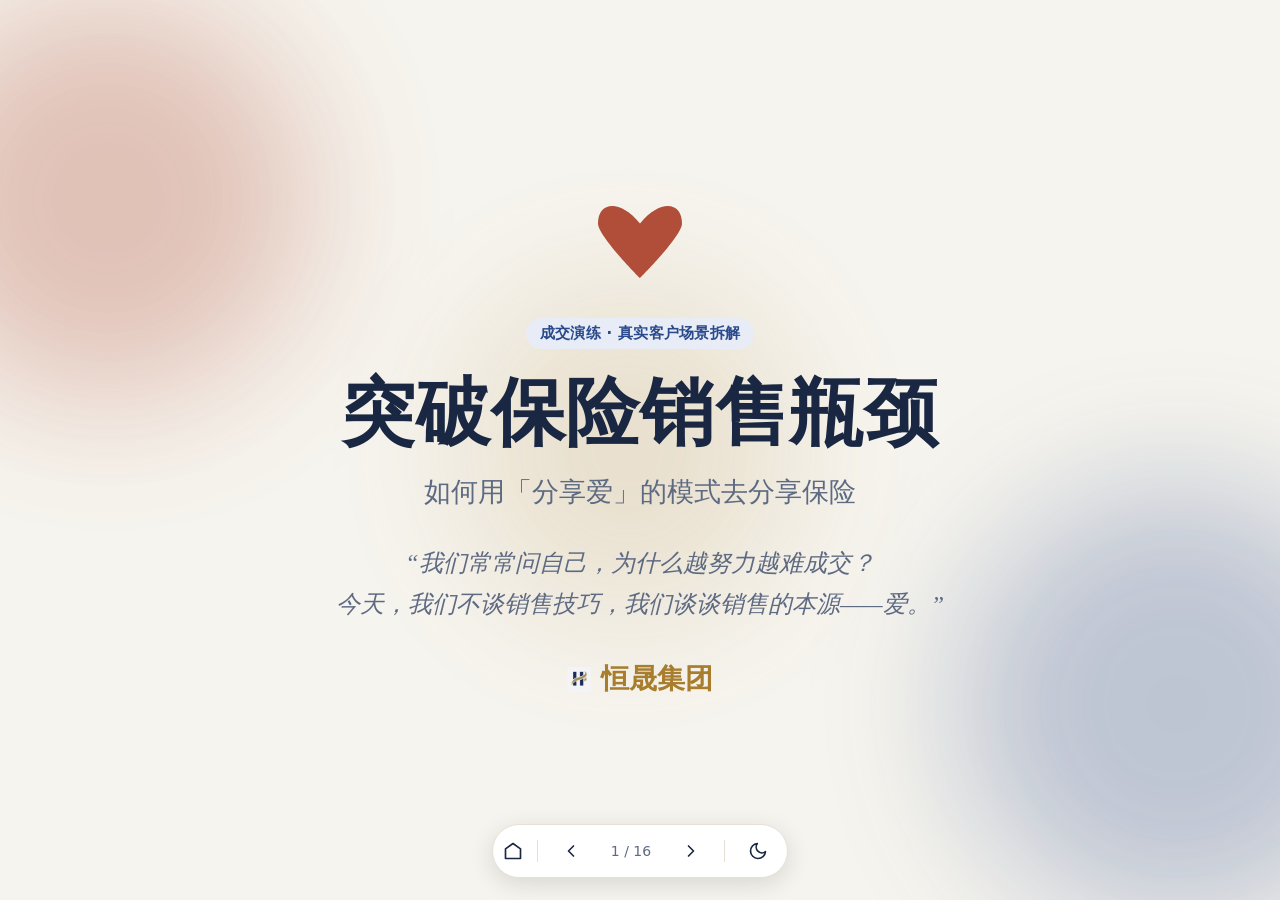
<file: decks/ai-love-protection/index.html>
<!DOCTYPE html>
<html lang="zh-CN" data-theme="light">
<head>
<meta charset="UTF-8">
<meta name="viewport" content="width=device-width, initial-scale=1.0">
<title>爱与守护 · 保险销售新范式 — 恒晟集团</title>
<link rel="stylesheet" href="../../assets/tokens.css">
<link rel="stylesheet" href="../../assets/deck.css">
</head>
<body>
<div class="bar" id="bar"></div>
<div class="deck">

  <!-- 1 封面 — 慢速光球漂移背景 -->
  <section class="slide center">
    <svg viewBox="0 0 1600 900" preserveAspectRatio="xMidYMid slice" aria-hidden="true"
         style="position:absolute;inset:0;width:100%;height:100%;z-index:0;pointer-events:none;opacity:0.55">
      <defs><filter id="cv-blur-love" x="-50%" y="-50%" width="200%" height="200%"><feGaussianBlur stdDeviation="70"/></filter></defs>
      <circle cx="220" cy="180" r="200" fill="#B14E39" opacity="0.55" filter="url(#cv-blur-love)">
        <animate attributeName="cx" values="220;1380;220" dur="68s" repeatCount="indefinite"/>
        <animate attributeName="cy" values="180;720;180" dur="84s" repeatCount="indefinite"/>
      </circle>
      <circle cx="1380" cy="720" r="220" fill="#2A4A8C" opacity="0.50" filter="url(#cv-blur-love)">
        <animate attributeName="cx" values="1380;220;1380" dur="76s" repeatCount="indefinite"/>
        <animate attributeName="cy" values="720;180;720" dur="92s" repeatCount="indefinite"/>
      </circle>
      <circle cx="800" cy="450" r="160" fill="#A87E2E" opacity="0.30" filter="url(#cv-blur-love)">
        <animate attributeName="cx" values="800;500;1100;800" dur="100s" repeatCount="indefinite"/>
        <animate attributeName="r" values="160;220;160" dur="48s" repeatCount="indefinite"/>
      </circle>
    </svg>
    <div class="wrap" style="position:relative;z-index:1">
      <div class="hs-lottie rv" data-lottie="../../assets/lottie/heart-beat.json" data-loop="true" style="width:140px;height:140px;margin:0 auto 12px;display:block"></div>
      <div class="tag rv" style="margin-bottom:24px">成交演练 · 真实客户场景拆解</div>
      <h1 class="rv">突破保险销售瓶颈</h1>
      <p class="lead rv" style="margin-top:16px">如何用「分享爱」的模式去分享保险</p>
      <p class="cover-quote rv" style="max-width:780px;margin:30px auto 0">“我们常常问自己，为什么越努力越难成交？<br>今天，我们不谈销售技巧，我们谈谈销售的本源——爱。”</p>
      <div class="logo rv" style="margin-top:36px"><span class="mk"><img src="../../assets/img/logo.png" alt=""></span>恒晟集团</div>
    </div>
  </section>

  <!-- 2 课程地图 -->
  <section class="slide">
    <div class="wrap">
      <div class="toprow"><div class="tag rv">课程地图</div></div>
      <h2 class="rv">这套逻辑，我们这样走</h2>
      <p class="lead rv" style="margin:10px 0 28px;font-size:clamp(15px,1.8vw,22px)">从一个痛点出发，走到成为「爱的传递者」。</p>
      <!-- 大型永久流动时间轴 SVG -->
      <div class="rv" style="margin:14px 0;width:100%">
        <svg viewBox="0 0 1200 340" preserveAspectRatio="xMidYMid meet" style="width:100%;height:auto;max-height:50vh;display:block">
          <defs>
            <filter id="love2-glow" x="-50%" y="-50%" width="200%" height="200%">
              <feGaussianBlur stdDeviation="5" result="b"/>
              <feMerge><feMergeNode in="b"/><feMergeNode in="b"/><feMergeNode in="SourceGraphic"/></feMerge>
            </filter>
            <linearGradient id="love2-line" x1="0" y1="0" x2="1" y2="0">
              <stop offset="0" stop-color="#B14E39"/>
              <stop offset="0.5" stop-color="#2A4A8C"/>
              <stop offset="1" stop-color="#A87E2E"/>
            </linearGradient>
          </defs>
          <!-- 时间轴 -->
          <line x1="100" y1="180" x2="1100" y2="180" stroke="rgba(168,126,46,0.18)" stroke-width="4" stroke-linecap="round"/>
          <line x1="100" y1="180" x2="1100" y2="180" stroke="url(#love2-line)" stroke-width="4" stroke-linecap="round" stroke-dasharray="14 16">
            <animate attributeName="stroke-dashoffset" from="0" to="-60" dur="1.8s" repeatCount="indefinite"/>
          </line>
          <!-- 痛点 红 -->
          <g>
            <circle cx="100" cy="180" r="52" fill="#B14E39" opacity="0.18">
              <animate attributeName="r" values="48;60;48" dur="3.2s" begin="0s" repeatCount="indefinite"/>
              <animate attributeName="opacity" values="0.18;0.04;0.18" dur="3.2s" begin="0s" repeatCount="indefinite"/>
            </circle>
            <circle cx="100" cy="180" r="36" fill="#B14E39"/>
            <text x="100" y="188" text-anchor="middle" fill="#fff" font-size="16" font-weight="700" font-family="var(--font-display)">痛点</text>
            <text x="100" y="108" text-anchor="middle" fill="#B14E39" font-size="13" font-weight="700" letter-spacing="2">PAIN</text>
            <text x="100" y="252" text-anchor="middle" fill="currentColor" opacity="0.6" font-size="12">怕拒绝 · 当推销员</text>
          </g>
          <!-- 转念 蓝 -->
          <g>
            <circle cx="350" cy="180" r="52" fill="#2A4A8C" opacity="0.18">
              <animate attributeName="r" values="48;60;48" dur="3.2s" begin="0.5s" repeatCount="indefinite"/>
              <animate attributeName="opacity" values="0.18;0.04;0.18" dur="3.2s" begin="0.5s" repeatCount="indefinite"/>
            </circle>
            <circle cx="350" cy="180" r="36" fill="#2A4A8C"/>
            <text x="350" y="188" text-anchor="middle" fill="#fff" font-size="16" font-weight="700" font-family="var(--font-display)">转念</text>
            <text x="350" y="108" text-anchor="middle" fill="#2A4A8C" font-size="13" font-weight="700" letter-spacing="2">SHIFT</text>
            <text x="350" y="252" text-anchor="middle" fill="currentColor" opacity="0.6" font-size="12">索取 → 给予</text>
          </g>
          <!-- 方法 金 -->
          <g>
            <circle cx="600" cy="180" r="52" fill="#A87E2E" opacity="0.18">
              <animate attributeName="r" values="48;60;48" dur="3.2s" begin="1.0s" repeatCount="indefinite"/>
              <animate attributeName="opacity" values="0.18;0.04;0.18" dur="3.2s" begin="1.0s" repeatCount="indefinite"/>
            </circle>
            <circle cx="600" cy="180" r="36" fill="#A87E2E"/>
            <text x="600" y="188" text-anchor="middle" fill="#fff" font-size="16" font-weight="700" font-family="var(--font-display)">方法</text>
            <text x="600" y="108" text-anchor="middle" fill="#A87E2E" font-size="13" font-weight="700" letter-spacing="2">METHOD</text>
            <text x="600" y="252" text-anchor="middle" fill="currentColor" opacity="0.6" font-size="12">聊牵挂 → 谈承诺 → 确认爱</text>
          </g>
          <!-- 实战 绿 -->
          <g>
            <circle cx="850" cy="180" r="52" fill="#2C8A60" opacity="0.18">
              <animate attributeName="r" values="48;60;48" dur="3.2s" begin="1.5s" repeatCount="indefinite"/>
              <animate attributeName="opacity" values="0.18;0.04;0.18" dur="3.2s" begin="1.5s" repeatCount="indefinite"/>
            </circle>
            <circle cx="850" cy="180" r="36" fill="#2C8A60"/>
            <text x="850" y="188" text-anchor="middle" fill="#fff" font-size="16" font-weight="700" font-family="var(--font-display)">实战</text>
            <text x="850" y="108" text-anchor="middle" fill="#2C8A60" font-size="13" font-weight="700" letter-spacing="2">DRILL</text>
            <text x="850" y="252" text-anchor="middle" fill="currentColor" opacity="0.6" font-size="12">练眼神 · 练心态</text>
          </g>
          <!-- 升华 金 主角辉光 -->
          <g filter="url(#love2-glow)">
            <circle cx="1100" cy="180" r="80" fill="#A87E2E" opacity="0.10">
              <animate attributeName="r" values="70;92;70" dur="2.2s" repeatCount="indefinite"/>
              <animate attributeName="opacity" values="0.10;0;0.10" dur="2.2s" repeatCount="indefinite"/>
            </circle>
            <circle cx="1100" cy="180" r="62" fill="#A87E2E" opacity="0.22">
              <animate attributeName="r" values="55;72;55" dur="2.2s" begin="-0.5s" repeatCount="indefinite"/>
              <animate attributeName="opacity" values="0.22;0.06;0.22" dur="2.2s" begin="-0.5s" repeatCount="indefinite"/>
            </circle>
            <circle cx="1100" cy="180" r="46" fill="#A87E2E"/>
            <text x="1100" y="188" text-anchor="middle" fill="#fff" font-size="16" font-weight="700" font-family="var(--font-display)">升华</text>
          </g>
          <text x="1100" y="100" text-anchor="middle" fill="#A87E2E" font-size="14" font-weight="700" letter-spacing="2">ASCENSION</text>
          <text x="1100" y="252" text-anchor="middle" fill="#A87E2E" opacity="0.75" font-size="13">成为爱的传递者</text>
          <!-- 光点永久行走 -->
          <circle r="10" fill="#fff" stroke="#A87E2E" stroke-width="2.5" filter="url(#love2-glow)">
            <animateMotion dur="9s" repeatCount="indefinite" path="M 100 180 L 1100 180"/>
          </circle>
          <circle r="7" fill="#A87E2E" opacity="0.8" filter="url(#love2-glow)">
            <animateMotion dur="9s" begin="-4.5s" repeatCount="indefinite" path="M 100 180 L 1100 180"/>
          </circle>
        </svg>
      </div>
    </div>
  </section>

  <!-- 3 痛点 -->
  <section class="slide">
    <div class="wrap">
      <div class="toprow"><div class="tag rv">模块 1 · 痛点</div><div class="steps rv"><span class="seg on"></span><span class="seg"></span><span class="seg"></span><span class="seg"></span><span class="seg"></span><span class="stepno">1 / 5</span></div></div>
      <div class="rv" style="display:flex;align-items:center;gap:18px;flex-wrap:wrap">
        <div class="hs-lottie" data-lottie="../../assets/lottie/pulse-ring-red.json" data-loop="true" style="width:72px;height:72px;flex:none"></div>
        <h2 style="margin:0">你是否也陷入了「销售的死胡同」？</h2>
      </div>
      <div class="grid3 rv" style="margin-top:28px">
        <div class="card"><div class="ico" style="background:var(--danger-bg);color:var(--danger)">✕</div><div class="ctitle">怕打扰</div><div class="body">总觉得自己在求人办事，开口就矮三分。</div></div>
        <div class="card"><div class="ico" style="background:var(--danger-bg);color:var(--danger)">✕</div><div class="ctitle">怕拒绝</div><div class="body">把客户的「No」当成对个人的否定。</div></div>
        <div class="card"><div class="ico" style="background:var(--danger-bg);color:var(--danger)">✕</div><div class="ctitle">手心冒汗</div><div class="body">一到关键「卡点」就哑火。</div></div>
      </div>
      <div class="tipbox rv" style="margin-top:24px"><div class="txt">即使是最勤奋的代理人，也会被这些心理障碍困住。<b style="color:var(--ink)">这不是因为你不够努力，而是方向出了问题。</b></div></div>
    </div>
  </section>

  <!-- 4 瓶颈本质 -->
  <section class="slide">
    <div class="wrap">
      <div class="toprow"><div class="tag rv">模块 2 · 转念</div><div class="steps rv"><span class="seg on"></span><span class="seg on"></span><span class="seg"></span><span class="seg"></span><span class="seg"></span><span class="stepno">2 / 5</span></div></div>
      <div class="rv" style="display:flex;align-items:center;gap:18px;flex-wrap:wrap">
        <div class="hs-lottie" data-lottie="../../assets/lottie/pulse-ring-blue.json" data-loop="true" style="width:72px;height:72px;flex:none"></div>
        <h2 style="margin:0">瓶颈的本质：身份定义的错位</h2>
      </div>
      <p class="lead rv" style="margin:14px 0 26px">为什么你会感到卑微？因为你把自己定义为了「<span class="accent">推销员</span>」。</p>
      <div class="dual rv">
        <div class="card"><div class="ctitle" style="color:var(--danger)">THE TRAP</div><div class="body" style="font-size:clamp(14px,1.7vw,22px)">当你认为自己在「推销」时，你在<b style="color:var(--ink)">索取客户的钱袋</b>。</div></div>
        <div class="card"><div class="ctitle" style="color:var(--danger)">THE CONSEQUENCE</div><div class="body" style="font-size:clamp(14px,1.7vw,22px)">这种心态导致了对拒绝的恐惧——你在请别人牺牲利益来满足你的业绩。</div></div>
      </div>
    </div>
  </section>

  <!-- 5 推销 vs 分享 -->
  <section class="slide">
    <div class="wrap">
      <div class="toprow"><div class="tag rv">模块 2 · 转念</div><div class="steps rv"><span class="seg on"></span><span class="seg on"></span><span class="seg"></span><span class="seg"></span><span class="seg"></span><span class="stepno">2 / 5</span></div></div>
      <h2 class="rv" style="margin-bottom:24px">从「推销」到「分享」</h2>
      <div class="dual rv">
        <div class="pane bad"><div class="ph">推销</div><ul><li>费率 · 收益 · 条款 · 佣金</li></ul><div class="flow">索取 → 压力</div></div>
        <div class="pane good"><div class="ph">分享</div><ul><li>守护 · 责任 · 传承 · 礼物</li></ul><div class="flow">给予 → 大爱</div></div>
      </div>
      <div class="callout rv" style="margin-top:24px;background:var(--surface);border-color:var(--border)"><div class="q" style="font-size:clamp(15px,2vw,26px);font-style:italic;color:var(--ink-2)">“当你把保险看作一份必须送出去的礼物时，你的眼神里就没有恐惧，只有急切。因为你知道，这可能是救命的稻草。”</div></div>
    </div>
  </section>

  <!-- 6 SOP 总览 -->
  <section class="slide">
    <div class="wrap">
      <div class="toprow"><div class="tag rv">模块 3 · 方法</div><div class="steps rv"><span class="seg on"></span><span class="seg on"></span><span class="seg on"></span><span class="seg"></span><span class="seg"></span><span class="stepno">3 / 5</span></div></div>
      <h2 class="rv">爱的实战 SOP：三步拆解</h2>
      <p class="lead rv" style="margin:12px 0 28px;font-size:clamp(15px,1.8vw,22px)">爱不仅仅是感觉——爱需要一套流程，才能被听见。</p>
      <div class="grid3 rv">
        <div class="card"><div class="stepbig" style="font-size:clamp(40px,6vw,84px)">01</div><div class="ctitle">开场</div><div class="body">破冰与牵挂</div></div>
        <div class="card"><div class="stepbig" style="font-size:clamp(40px,6vw,84px)">02</div><div class="ctitle">过程</div><div class="body">承诺与确幸</div></div>
        <div class="card"><div class="stepbig" style="font-size:clamp(40px,6vw,84px)">03</div><div class="ctitle">成交</div><div class="body">确认与责任</div></div>
      </div>
      <div class="tipbox rv" style="margin-top:22px"><div class="txt"><b style="color:var(--ink)">拒绝虚构剧本，直接进入真实对话场景。</b></div></div>
    </div>
  </section>

  <!-- 7 Step 01 -->
  <section class="slide">
    <div class="wrap">
      <div class="toprow"><div class="tag rv">方法 · Step 01 开场</div><div class="steps rv"><span class="seg on"></span><span class="seg on"></span><span class="seg on"></span><span class="seg"></span><span class="seg"></span><span class="stepno">3 / 5</span></div></div>
      <div class="rv" style="display:flex;align-items:baseline;gap:16px;flex-wrap:wrap"><span class="stepbig" style="font-size:clamp(48px,7vw,96px)">01</span><span class="steplabel">不聊产品，聊牵挂</span></div>
      <p class="lead rv" style="margin:14px 0 22px;font-size:clamp(15px,1.8vw,22px)">客户不只是购买者，更是家庭的支柱。用情感连接破冰，而不是产品参数。</p>
      <div class="callout rv"><div class="lbl">话术示范</div><div class="q">“王总，您这么拼命打拼，最放不下的是谁？”</div></div>
      <div class="tipbox rv"><div class="lbl">解析</div><div class="txt">这一问，瞬间把对话从「商业谈判」拉回「人生责任」，唤醒客户内心的保护欲。</div></div>
    </div>
  </section>

  <!-- 8 Step 02 -->
  <section class="slide">
    <div class="wrap">
      <div class="toprow"><div class="tag rv">方法 · Step 02 过程</div><div class="steps rv"><span class="seg on"></span><span class="seg on"></span><span class="seg on"></span><span class="seg"></span><span class="seg"></span><span class="stepno">3 / 5</span></div></div>
      <div class="rv" style="display:flex;align-items:baseline;gap:16px;flex-wrap:wrap"><span class="stepbig" style="font-size:clamp(48px,7vw,96px)">02</span><span class="steplabel">不谈回报，谈确定的承诺</span></div>
      <p class="lead rv" style="margin:14px 0 22px;font-size:clamp(15px,1.8vw,22px)">既然是爱，就需要法律的保护。保险，是把爱「封存」的唯一手段。</p>
      <div class="callout rv"><div class="lbl">话术示范</div><div class="q">“我们可以通过法律文件，把您对孩子的这份爱，永久封存下来。”</div></div>
      <div class="tipbox rv"><div class="lbl">解析</div><div class="txt">不要陷入收益率的争论。强调「确定性」——无论发生什么，这份爱通过这份合同，将永远存在。</div></div>
    </div>
  </section>

  <!-- 9 Step 03 -->
  <section class="slide">
    <div class="wrap">
      <div class="toprow"><div class="tag rv">方法 · Step 03 成交</div><div class="steps rv"><span class="seg on"></span><span class="seg on"></span><span class="seg on"></span><span class="seg"></span><span class="seg"></span><span class="stepno">3 / 5</span></div></div>
      <div class="rv" style="display:flex;align-items:center;gap:20px;flex-wrap:wrap">
        <div class="hs-lottie" data-lottie="../../assets/lottie/check-circle.json" style="width:96px;height:96px;flex:none"></div>
        <div style="display:flex;align-items:baseline;gap:16px;flex-wrap:wrap"><span class="stepbig" style="font-size:clamp(48px,7vw,96px)">03</span><span class="steplabel">不逼单，只确认爱</span></div>
      </div>
      <p class="lead rv" style="margin:14px 0 22px;font-size:clamp(15px,1.8vw,22px)">成交不是为了你的业绩，是为了让爱没有「空窗期」。</p>
      <div class="callout rv"><div class="lbl">话术示范</div><div class="q">“让我们现在就把这份保障落实，让爱没有空窗期。”</div></div>
      <div class="tipbox rv"><div class="lbl">解析</div><div class="txt">这不是推销员的贪婪，而是守护者的急切。你是在帮他消除风险，不是制造麻烦。</div></div>
    </div>
  </section>

  <!-- 10 知道≠做到 -->
  <section class="slide">
    <div class="wrap">
      <div class="toprow"><div class="tag rv">模块 4 · 实战</div><div class="steps rv"><span class="seg on"></span><span class="seg on"></span><span class="seg on"></span><span class="seg on"></span><span class="seg"></span><span class="stepno">4 / 5</span></div></div>
      <h2 class="rv">知道 ≠ 做到：实战中的巨大鸿沟</h2>
      <div class="grid3 rv" style="margin-top:26px">
        <div class="card"><div class="ctitle">知道</div><div class="ne" style="color:var(--key);font-size:clamp(11px,1.2vw,14px);font-weight:600;letter-spacing:.05em">THEORY</div></div>
        <div class="card" style="background:var(--key-bg);border-color:var(--key-bd)"><div class="ctitle" style="color:var(--key)">实战演练</div><div class="ne" style="color:var(--key);font-size:clamp(11px,1.2vw,14px);font-weight:600;letter-spacing:.05em">DRILL</div></div>
        <div class="card"><div class="ctitle">做到</div><div class="ne" style="color:var(--key);font-size:clamp(11px,1.2vw,14px);font-weight:600;letter-spacing:.05em">REALITY</div></div>
      </div>
      <p class="body rv" style="margin-top:24px;font-size:clamp(15px,1.7vw,22px)">剧本写得再好，如果眼神闪躲，客户也会读出你的心虚。<b style="color:var(--ink)">市场上没有彩排，每一天都是直播——见客户之前，先在内部演练千百次。</b></p>
    </div>
  </section>

  <!-- 11 演练核心 -->
  <section class="slide">
    <div class="wrap">
      <div class="toprow"><div class="tag rv">模块 4 · 实战</div><div class="steps rv"><span class="seg on"></span><span class="seg on"></span><span class="seg on"></span><span class="seg on"></span><span class="seg"></span><span class="stepno">4 / 5</span></div></div>
      <h2 class="rv">演练核心：拒绝纸上谈兵</h2>
      <div class="grid3 rv" style="margin-top:28px">
        <div class="pane good"><div class="ph" style="font-size:clamp(18px,2.4vw,30px)">练眼神</div><div class="body" style="color:var(--ink)">从闪躲到坚定。眼神要传递出「我是来帮你的」。</div></div>
        <div class="pane good"><div class="ph" style="font-size:clamp(18px,2.4vw,30px)">练心态</div><div class="body" style="color:var(--ink)">从「想赢」到「想帮」。放下成交执念，拾起助人初心。</div></div>
        <div class="pane good"><div class="ph" style="font-size:clamp(18px,2.4vw,30px)">练反应</div><div class="body" style="color:var(--ink)">面对拒绝不慌，反而更心疼客户的「裸奔」状态。</div></div>
      </div>
    </div>
  </section>

  <!-- 12 重新定义拒绝 -->
  <section class="slide">
    <div class="wrap">
      <div class="toprow"><div class="tag rv">模块 4 · 实战</div><div class="steps rv"><span class="seg on"></span><span class="seg on"></span><span class="seg on"></span><span class="seg on"></span><span class="seg"></span><span class="stepno">4 / 5</span></div></div>
      <h2 class="rv" style="margin-bottom:24px">重新定义「拒绝」</h2>
      <div class="dual rv">
        <div class="pane bad"><div class="ph" style="font-size:clamp(16px,2vw,24px)">旧观念</div><div class="flow" style="font-size:clamp(15px,1.9vw,24px)">客户拒绝了我 → 我很失败 → 痛苦</div></div>
        <div class="pane good"><div class="ph" style="font-size:clamp(16px,2vw,24px)">新观念</div><div class="flow" style="font-size:clamp(15px,1.9vw,24px)">客户拒绝了保障 → 他还不懂风险 → 担忧</div></div>
      </div>
      <div class="callout rv" style="margin-top:24px"><div class="q" style="font-size:clamp(17px,2.4vw,32px)">当你是「给予者」时，拒绝不伤自尊，只会激发慈悲。<br>你不是在求他，你是在救他。</div></div>
    </div>
  </section>

  <!-- 13 逻辑复盘 -->
  <section class="slide">
    <div class="wrap">
      <div class="toprow"><div class="tag rv">复盘</div><div class="steps rv"><span class="seg on"></span><span class="seg on"></span><span class="seg on"></span><span class="seg on"></span><span class="seg on"></span><span class="stepno">5 / 5</span></div></div>
      <h2 class="rv">逻辑复盘</h2>
      <div class="path rv" style="margin-top:26px">
        <div class="node"><div class="nt">痛点</div><div class="ne">PAIN</div><div class="nd">怕拒绝、把自己当推销员</div></div>
        <div class="node"><div class="nt">转念</div><div class="ne">SHIFT</div><div class="nd">从索取转为给予</div></div>
        <div class="node"><div class="nt">方法</div><div class="ne">METHOD</div><div class="nd">聊牵挂→谈承诺→确认爱</div></div>
        <div class="node"><div class="nt">实战</div><div class="ne">DRILL</div><div class="nd">练眼神、练心态、100%还原</div></div>
        <div class="node last"><div class="nt">升华</div><div class="ne">ASCENSION</div><div class="nd">成为爱的传递者</div></div>
      </div>
    </div>
  </section>

  <!-- 14 自检 Quiz -->
  <section class="slide">
    <div class="wrap">
      <div class="toprow"><div class="tag rv">自检 · Quiz</div></div>
      <h2 class="rv" style="margin-bottom:22px">出门前，先答对这三题</h2>
      <details class="q rv"><summary>1. 开场第一句，该问什么类型的问题？<span class="pk">点击看答案</span></summary><div class="ans">问能唤起「牵挂 / 保护欲」的问题，把对话从商业谈判拉回人生责任。例：「您最放不下的是谁？」</div></details>
      <details class="q rv"><summary>2. 客户在过程中纠结收益率，核心策略是？<span class="pk">点击看答案</span></summary><div class="ans">不争收益率，强调「确定性」——用法律文件把这份爱永久封存，无论发生什么都在。</div></details>
      <details class="q rv"><summary>3. 被拒绝时，正确的心态转念是？<span class="pk">点击看答案</span></summary><div class="ans">不是「客户拒绝了我」，而是「他还不理解风险」。你不是在求他，是在救他。</div></details>
    </div>
  </section>

  <!-- 15 行动时刻 -->
  <section class="slide">
    <div class="wrap">
      <div class="toprow"><div class="tag rv">升华 · 行动时刻</div></div>
      <div class="hs-lottie rv" data-lottie="../../assets/lottie/pulse-ring-gold.json" data-loop="true" style="width:92px;height:92px;margin:0 auto 4px;display:block"></div>
      <h2 class="rv" style="margin-bottom:26px;text-align:center">从今天起</h2>
      <div class="callout rv" style="margin-bottom:18px"><div class="q">“走出会场，不要去『卖』保险。”</div></div>
      <div class="callout rv"><div class="q">“去见你的朋友，去见你的客户，去分享这份爱。让我们一起，成为爱的传递者！”</div></div>
    </div>
  </section>

  <!-- 16 谢谢 -->
  <section class="slide center">
    <div class="wrap">
      <div class="hs-lottie rv" data-lottie="../../assets/lottie/heart-beat.json" data-loop="true" style="width:120px;height:120px;margin:0 auto 18px;display:block"></div>
      <div class="rule rv" style="margin:0 auto 28px"></div>
      <h1 class="rv gold">谢谢聆听</h1>
      <div class="logo rv" style="margin-top:26px"><span class="mk"><img src="../../assets/img/logo.png" alt=""></span>恒晟集团</div>
      <p class="lead rv" style="margin-top:30px;font-size:clamp(15px,1.8vw,22px)">您觉得这套逻辑如何？</p>
      <p class="foot rv" style="margin-top:34px">恒晟集团 · 成交演练</p>
    </div>
  </section>

</div>

<div class="ctl">
  <a class="home" href="../../index.html" title="返回目录" aria-label="返回目录"><svg viewBox="0 0 24 24" fill="none" stroke="currentColor" stroke-width="2" stroke-linecap="round" stroke-linejoin="round" style="width:20px;height:20px"><path d="M3 9.5L12 3l9 6.5V21H3z"/></svg></a>
  <span class="divid"></span>
  <button class="btn" id="prev" aria-label="上一页"><svg viewBox="0 0 24 24" fill="none" stroke="currentColor" stroke-width="2" stroke-linecap="round" stroke-linejoin="round"><path d="M15 18l-6-6 6-6"/></svg></button>
  <span class="count" id="count">1 / 16</span>
  <button class="btn" id="next" aria-label="下一页"><svg viewBox="0 0 24 24" fill="none" stroke="currentColor" stroke-width="2" stroke-linecap="round" stroke-linejoin="round"><path d="M9 18l6-6-6-6"/></svg></button>
  <span class="divid"></span>
  <button class="btn" id="theme" aria-label="切换深色"><svg id="ti" viewBox="0 0 24 24" fill="none" stroke="currentColor" stroke-width="2" stroke-linecap="round" stroke-linejoin="round"></svg></button>
</div>

<script src="../../assets/vendor/lottie_light.min.js"></script>
<script src="../../assets/lottie-player.js"></script>
<script src="../../assets/deck.js"></script>
</body>
</html>
</file>
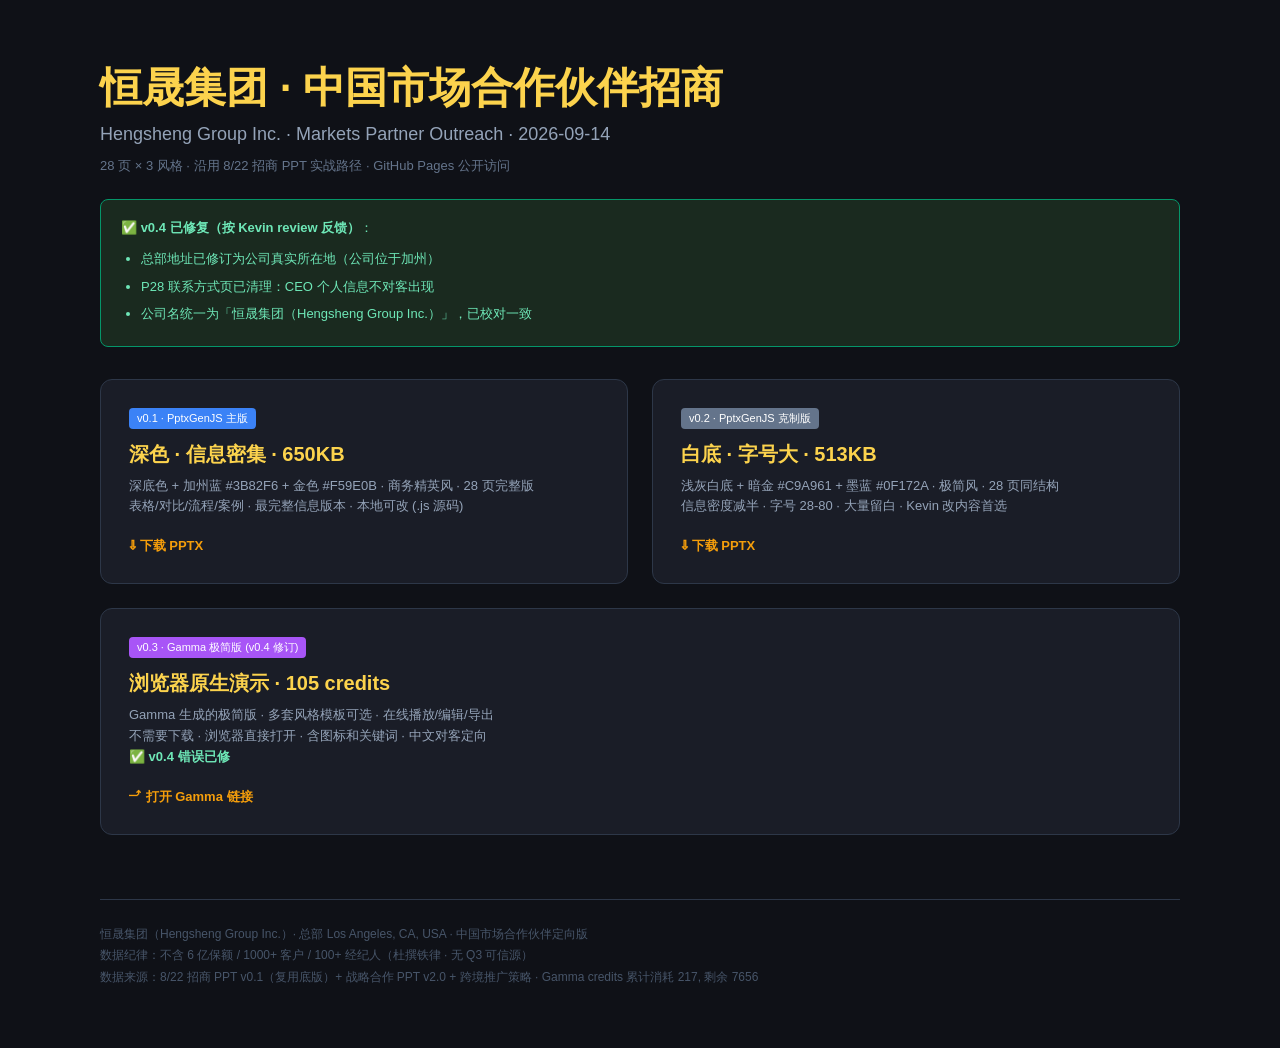
<file: decks/hengsheng-china-partner-2026-09-14/index.html>
<!DOCTYPE html>
<html lang="zh-CN">
<head>
<meta charset="UTF-8">
<meta name="viewport" content="width=device-width,initial-scale=1">
<title>恒晟集团 · 中国市场合作伙伴招商 PPT</title>
<style>
  body{margin:0;font-family:-apple-system,"PingFang SC","Microsoft YaHei",sans-serif;background:#0F1117;color:#E5E7EB;padding:60px 24px;}
  .wrap{max-width:1080px;margin:0 auto;}
  h1{font-size:42px;color:#FCD34D;font-weight:700;margin:0 0 8px;}
  h2{font-size:18px;color:#94A3B8;margin:0 0 12px;font-weight:400;}
  .meta{font-size:13px;color:#64748B;margin-bottom:24px;}
  .alert{background:#1A2A1F;border:1px solid #059669;color:#6EE7B7;padding:16px 20px;border-radius:8px;margin-bottom:32px;font-size:13px;line-height:1.8;}
  .alert ul{margin:8px 0 0 0;padding-left:20px;}
  .alert li{margin-bottom:4px;}
  .deck{display:flex;gap:24px;margin-bottom:36px;flex-wrap:wrap;}
  .card{flex:1 1 300px;background:#1A1D27;border:1px solid #2D3748;border-radius:12px;padding:28px;text-decoration:none;color:inherit;transition:transform .15s,border-color .15s;}
  .card:hover{transform:translateY(-2px);border-color:#F59E0B;}
  .card .tag{display:inline-block;font-size:11px;background:#3B82F6;color:#fff;padding:3px 8px;border-radius:4px;margin-bottom:12px;}
  .card.gamma .tag{background:#A855F7;}
  .card.restraint .tag{background:#64748B;}
  .card h3{margin:0 0 8px;font-size:20px;color:#FCD34D;}
  .card p{font-size:13px;color:#94A3B8;margin:0 0 20px;line-height:1.6;}
  .download{font-size:13px;color:#F59E0B;font-weight:600;}
  footer{margin-top:64px;padding-top:24px;border-top:1px solid #2D3748;font-size:12px;color:#475569;line-height:1.8;}
</style>
</head>
<body>
<div class="wrap">

  <h1>恒晟集团 · 中国市场合作伙伴招商</h1>
  <h2>Hengsheng Group Inc. · Markets Partner Outreach · 2026-09-14</h2>
  <div class="meta">28 页 × 3 风格 · 沿用 8/22 招商 PPT 实战路径 · GitHub Pages 公开访问</div>

  <div class="alert">
    ✅ <strong>v0.4 已修复（按 Kevin review 反馈）</strong>：
    <ul>
      <li>总部地址已修订为公司真实所在地（公司位于加州）</li>
      <li>P28 联系方式页已清理：CEO 个人信息不对客出现</li>
      <li>公司名统一为「恒晟集团（Hengsheng Group Inc.）」，已校对一致</li>
    </ul>
  </div>

  <div class="deck">

    <a class="card" href="./hengsheng-china-partner-v0.1.pptx" download>
      <span class="tag">v0.1 · PptxGenJS 主版</span>
      <h3>深色 · 信息密集 · 650KB</h3>
      <p>深底色 + 加州蓝 #3B82F6 + 金色 #F59E0B · 商务精英风 · 28 页完整版<br>
         表格/对比/流程/案例 · 最完整信息版本 · 本地可改 (.js 源码)</p>
      <div class="download">⇩ 下载 PPTX</div>
    </a>

    <a class="card restraint" href="./hengsheng-china-partner-v0.2-restraint.pptx" download>
      <span class="tag">v0.2 · PptxGenJS 克制版</span>
      <h3>白底 · 字号大 · 513KB</h3>
      <p>浅灰白底 + 暗金 #C9A961 + 墨蓝 #0F172A · 极简风 · 28 页同结构<br>
         信息密度减半 · 字号 28-80 · 大量留白 · Kevin 改内容首选</p>
      <div class="download">⇩ 下载 PPTX</div>
    </a>

    <a class="card gamma" href="https://gamma.app/docs/r54z0epxh6mfskl" target="_blank">
      <span class="tag">v0.3 · Gamma 极简版 (v0.4 修订)</span>
      <h3>浏览器原生演示 · 105 credits</h3>
      <p>Gamma 生成的极简版 · 多套风格模板可选 · 在线播放/编辑/导出<br>
         不需要下载 · 浏览器直接打开 · 含图标和关键词 · 中文对客定向<br>
         <strong style="color:#6EE7B7">✅ v0.4 错误已修</strong></p>
      <div class="download">⤴ 打开 Gamma 链接</div>
    </a>

  </div>

  <footer>
    恒晟集团（Hengsheng Group Inc.）· 总部 Los Angeles, CA, USA · 中国市场合作伙伴定向版<br>
    数据纪律：不含 6 亿保额 / 1000+ 客户 / 100+ 经纪人（杜撰铁律 · 无 Q3 可信源）<br>
    数据来源：8/22 招商 PPT v0.1（复用底版）+ 战略合作 PPT v2.0 + 跨境推广策略 · Gamma credits 累计消耗 217, 剩余 7656
  </footer>

</div>
</body>
</html>
</file>
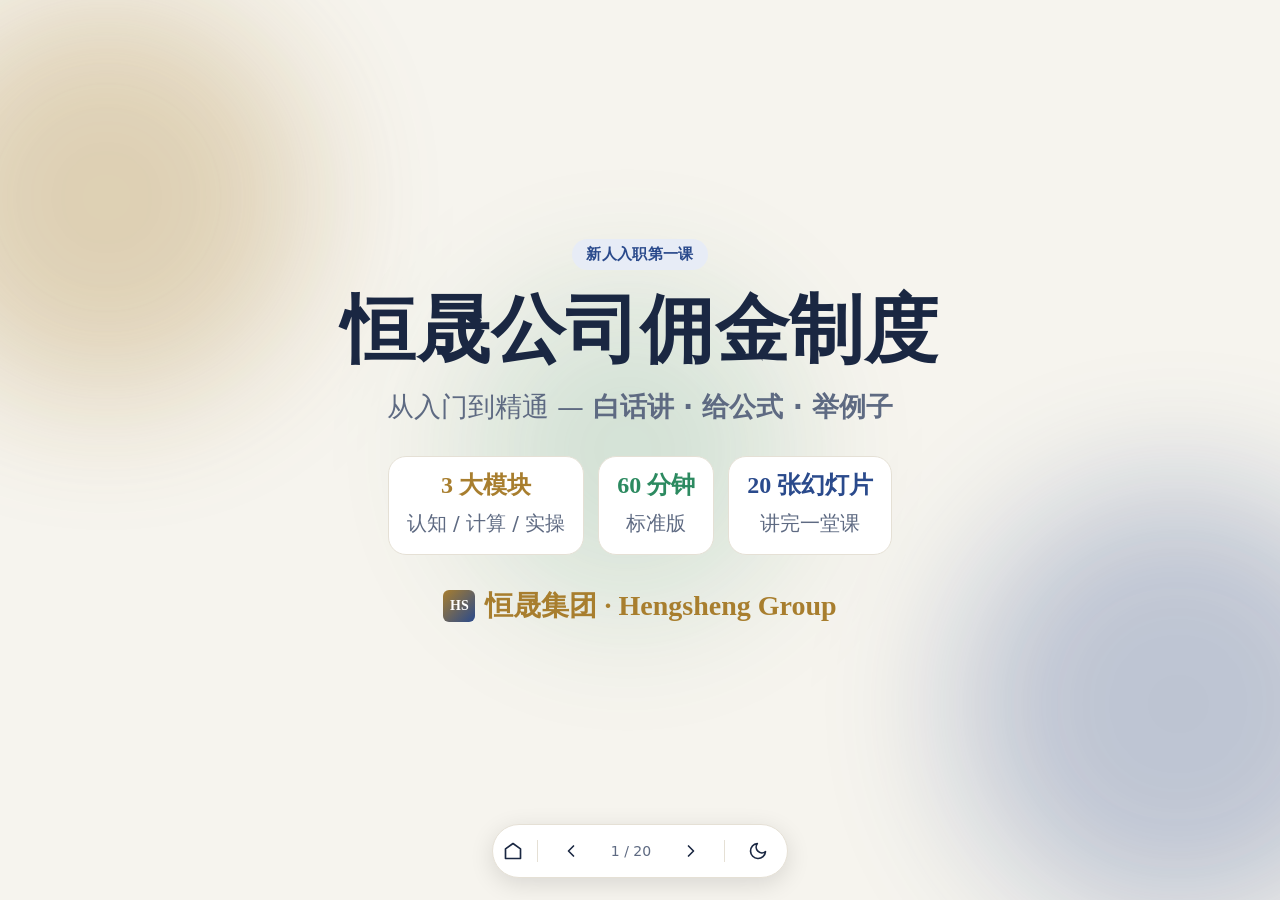
<file: decks/hengsheng-commission/index.html>
<!DOCTYPE html>
<html lang="zh-CN" data-theme="light">
<head>
<meta charset="UTF-8">
<meta name="viewport" content="width=device-width, initial-scale=1.0">
<title>恒晟佣金制度——从入门到精通 — 恒晟集团</title>
<link rel="stylesheet" href="../../assets/tokens.css">
<link rel="stylesheet" href="../../assets/deck.css">
</head>
<body>
<div class="bar" id="bar"></div>
<div class="deck">

  <!-- ============================================ -->
  <!-- 1 封面 — 慢速光球漂移                          -->
  <!-- ============================================ -->
  <section class="slide center">
    <svg viewBox="0 0 1600 900" preserveAspectRatio="xMidYMid slice" aria-hidden="true"
         style="position:absolute;inset:0;width:100%;height:100%;z-index:0;pointer-events:none;opacity:0.55">
      <defs><filter id="cover-blur" x="-50%" y="-50%" width="200%" height="200%"><feGaussianBlur stdDeviation="70"/></filter></defs>
      <circle cx="220" cy="180" r="200" fill="#A87E2E" opacity="0.55" filter="url(#cover-blur)">
        <animate attributeName="cx" values="220;1380;220" dur="68s" repeatCount="indefinite"/>
        <animate attributeName="cy" values="180;720;180" dur="84s" repeatCount="indefinite"/>
      </circle>
      <circle cx="1380" cy="720" r="220" fill="#2A4A8C" opacity="0.50" filter="url(#cover-blur)">
        <animate attributeName="cx" values="1380;220;1380" dur="76s" repeatCount="indefinite"/>
        <animate attributeName="cy" values="720;180;720" dur="92s" repeatCount="indefinite"/>
      </circle>
      <circle cx="800" cy="450" r="160" fill="#2C8A60" opacity="0.30" filter="url(#cover-blur)">
        <animate attributeName="cx" values="800;500;1100;800" dur="100s" repeatCount="indefinite"/>
        <animate attributeName="r" values="160;220;160" dur="48s" repeatCount="indefinite"/>
      </circle>
    </svg>
    <div class="wrap" style="position:relative;z-index:1">
      <div class="tag rv" style="margin-bottom:20px">新人入职第一课</div>
      <h1 class="rv">恒晟公司佣金制度</h1>
      <p class="lead rv" style="margin-top:14px">从入门到精通 — <b>白话讲 · 给公式 · 举例子</b></p>
      <div style="display:flex;gap:14px;justify-content:center;margin-top:28px" class="rv">
        <div class="card" style="padding:12px 18px;text-align:center">
          <div class="ctitle" style="color:var(--key)">3 大模块</div>
          <div class="body">认知 / 计算 / 实操</div>
        </div>
        <div class="card" style="padding:12px 18px;text-align:center">
          <div class="ctitle" style="color:var(--ok)">60 分钟</div>
          <div class="body">标准版</div>
        </div>
        <div class="card" style="padding:12px 18px;text-align:center">
          <div class="ctitle" style="color:var(--accent)">20 张幻灯片</div>
          <div class="body">讲完一堂课</div>
        </div>
      </div>
      <div class="logo rv" style="margin-top:32px"><span class="mk" style="background:linear-gradient(135deg,#A87E2E,#2A4A8C);color:#fff;font-weight:700;width:32px;height:32px;display:inline-flex;align-items:center;justify-content:center;border-radius:6px;font-size:14px">HS</span>恒晟集团 · Hengsheng Group</div>
    </div>
  </section>

  <!-- ============================================ -->
  <!-- 2 认知篇·① 本质 + ② 为什么(双卡)             -->
  <!-- ============================================ -->
  <section class="slide">
    <div class="wrap">
      <div class="toprow"><div class="tag rv">模块 1 · 认知篇</div><div class="stepno rv">02 / 20</div></div>
      <h2 class="rv">佣金 = 对<b style="color:var(--key)">结果</b>的奖励,不是福利</h2>
      <p class="lead rv" style="margin:8px 0 14px;font-size:clamp(14px,1.6vw,20px)">先讲两件事 — ① 是什么 ② 为什么</p>

      <div class="dual rv">
        <div class="pane good" style="padding:22px 26px">
          <div class="ph" style="font-size:clamp(22px,2.6vw,34px)">① 本质</div>
          <div class="ctitle" style="font-size:clamp(18px,2.2vw,28px);color:var(--ink)">不是底薪</div>
          <ul style="list-style:none">
            <li>"你今天 <b>卖出</b> 单,公司 <b>才发</b> 钱。上班没单 = 没收入。"</li>
            <li>"0 单 = 0 收入。多签单 = 多收入。"</li>
            <li>"<b style="color:var(--key)">底薪 = 福利 = 养懒人</b>"</li>
          </ul>
        </div>
        <div class="pane good" style="padding:22px 26px">
          <div class="ph" style="font-size:clamp(22px,2.6vw,34px)">② 为什么</div>
          <div class="ctitle" style="font-size:clamp(18px,2.2vw,28px);color:var(--ink)">三个原因</div>
          <ul style="list-style:none">
            <li><b>愿意干</b> — 前期 6 月没收入(行业首年脱落率 70%+)</li>
            <li><b>好好干</b> — 干多干少差 3 倍佣金(IUL vs Term)</li>
            <li><b>长期干</b> — 第 6 年比第 1 年挣 5 倍(复利)</li>
          </ul>
        </div>
      </div>

      <div class="tipbox rv" style="margin-top:14px;background:linear-gradient(135deg,#A87E2E 0%,#2A4A8C 100%);color:#fff">
        <div class="lbl" style="color:#fff;opacity:0.9">⚠️ 关键认知</div>
        <div class="txt" style="color:#fff">"<b>佣金是结果报酬</b>,不是旱涝保收。<b>想要高收入,就多做动作。</b>"</div>
      </div>
    </div>
  </section>

  <!-- ============================================ -->
  <!-- 3 认知篇·③ 核心逻辑(动作→结果→奖励,v4 校)   -->
  <!-- ============================================ -->
  <section class="slide">
    <div class="wrap">
      <div class="toprow"><div class="tag rv">模块 1 · 认知篇</div><div class="stepno rv">03 / 20</div></div>
      <h2 class="rv">核心逻辑 — <b style="color:var(--key)">动作 → 结果 → 奖励</b></h2>
      <p class="lead rv" style="margin:8px 0 12px;font-size:clamp(14px,1.6vw,20px)">v4 权威版三件套,每一步都对应钱</p>

      <div class="rv" style="background:var(--surface);border:1px solid var(--border);border-radius:14px;padding:14px 18px;margin-top:6px">
        <table style="width:100%;border-collapse:collapse;font-size:clamp(13px,1.5vw,18px)">
          <thead>
            <tr style="border-bottom:2px solid var(--key);text-align:left">
              <th style="padding:6px 8px;color:var(--key)">动作 A(你做什么)</th>
              <th style="padding:6px 8px;color:var(--ok)">结果 B(公司收到什么)</th>
              <th style="padding:6px 8px;color:var(--accent)">奖励 C(你拿到什么)</th>
            </tr>
          </thead>
          <tbody>
            <tr style="border-bottom:1px solid var(--border)">
              <td style="padding:6px 8px"><b>签 1 张保单</b></td>
              <td style="padding:6px 8px">NLG 收到 1 万保费</td>
              <td style="padding:6px 8px"><b style="color:var(--key);font-size:clamp(14px,1.7vw,20px)">$5,000 佣金</b><br><span style="font-size:11px;color:var(--ink-2)">TA 50% × 1 万(v4)</span></td>
            </tr>
            <tr style="border-bottom:1px solid var(--border)">
              <td style="padding:6px 8px"><b>晋升 QMD 70%</b> + 下线 TA 50% 出 1 万分单</td>
              <td style="padding:6px 8px">团队级差解锁</td>
              <td style="padding:6px 8px"><b style="color:var(--ok);font-size:clamp(14px,1.7vw,20px)">$2,000 Spread Override</b><br><span style="font-size:11px;color:var(--ink-2)">(70%−50%) × 1 万</span></td>
            </tr>
            <tr>
              <td style="padding:6px 8px"><b>晋升 QMD 70%</b> + 招 1 人 + 第 1 代下线出 1 万分单</td>
              <td style="padding:6px 8px">代际管理奖解锁</td>
              <td style="padding:6px 8px"><b style="color:var(--accent);font-size:clamp(14px,1.7vw,20px)">$1,500 代际管理奖</b><br><span style="font-size:11px;color:var(--ink-2)">15% × 1 万(v4 第 1 代)</span></td>
            </tr>
          </tbody>
        </table>
      </div>

      <div class="tipbox rv" style="margin-top:12px;background:linear-gradient(135deg,#A87E2E 0%,#2A4A8C 100%);color:#fff">
        <div class="lbl" style="color:#fff;opacity:0.9">⚠️ v4 校重点(PFA 旧版已废)</div>
        <div class="txt" style="color:#fff">"<b>$5,500 = PFA 旧 55%</b> → v4 是 <b>$5,000(50% TA)</b>。 <b>8% 代际奖 = PFA 旧版</b> → v4 是 <b>15% 第 1 代</b>。"</div>
      </div>
    </div>
  </section>

  <!-- ============================================ -->
  <!-- 4 计算篇·公式 1(主公式)                       -->
  <!-- ============================================ -->
  <section class="slide">
    <div class="wrap">
      <div class="toprow"><div class="tag rv">模块 2 · 计算篇</div><div class="stepno rv">04 / 20</div></div>
      <h2 class="rv">公式 1 — <b style="color:var(--key)">主公式</b>(就这一个)</h2>
      <p class="lead rv" style="margin:8px 0 12px;font-size:clamp(14px,1.6vw,20px)">整堂课的核心公式 — 记这一行就够了</p>

      <div class="rv callout" style="background:linear-gradient(135deg,#A87E2E 0%,#2A4A8C 100%);color:#fff;padding:24px 28px;text-align:center;margin-top:8px">
        <div class="lbl" style="color:#fff;opacity:0.9">📐 公式 1</div>
        <div class="q" style="color:#fff;font-size:clamp(22px,3.2vw,42px);margin:8px 0">佣金 = 保费 × 比例 × 分佣比例</div>
        <div style="color:#fff;opacity:0.95;font-size:clamp(13px,1.5vw,18px);margin-top:6px">Premium Amt × Commission Rate × Split</div>
      </div>

      <div class="grid3 rv" style="margin-top:14px">
        <div class="card" style="border-top:5px solid var(--key);padding:14px 16px">
          <div class="ctitle" style="font-size:clamp(15px,1.7vw,20px)">① 保费(Premium)</div>
          <div class="body" style="font-size:clamp(12px,1.4vw,16px);margin-top:4px">公司入账的保费(下一张幻灯片细讲)</div>
        </div>
        <div class="card" style="border-top:5px solid var(--ok);padding:14px 16px">
          <div class="ctitle" style="font-size:clamp(15px,1.7vw,20px)">② 比例(Commission Rate)</div>
          <div class="body" style="font-size:clamp(12px,1.4vw,16px);margin-top:4px">50% → 90% 7 档(v4 权威版)</div>
        </div>
        <div class="card" style="border-top:5px solid var(--accent);padding:14px 16px">
          <div class="ctitle" style="font-size:clamp(15px,1.7vw,20px)">③ 分佣比例(Split)</div>
          <div class="body" style="font-size:clamp(12px,1.4vw,16px);margin-top:4px">100%(自签)/ 50%(CFT 辅导成交单)</div>
        </div>
      </div>

      <div class="tipbox rv" style="margin-top:12px">
        <div class="lbl">💡 一句话</div>
        <div class="txt">"三个数相乘 = 你的佣金。记这一行,其他公式都是它的兄弟。"</div>
      </div>
    </div>
  </section>

  <!-- ============================================ -->
  <!-- 5 计算篇·公式 2(保费判定)                     -->
  <!-- ============================================ -->
  <section class="slide">
    <div class="wrap">
      <div class="toprow"><div class="tag rv">模块 2 · 计算篇</div><div class="stepno rv">05 / 20</div></div>
      <h2 class="rv">公式 2 — <b style="color:var(--ok)">保费怎么算</b>(4 种场景)</h2>
      <p class="lead rv" style="margin:8px 0 12px;font-size:clamp(14px,1.6vw,20px)">以 NLG 实际到账为准,新人最常栽在月缴</p>

      <div class="grid3 rv">
        <div class="card" style="border-left:5px solid var(--key);padding:14px 16px">
          <div class="ctitle" style="color:var(--key);font-size:clamp(15px,1.7vw,20px)">① 年缴</div>
          <div class="body" style="font-size:clamp(12px,1.4vw,16px);margin-top:4px"><b>保费 = TP</b>(如 $10,000)</div>
          <div class="tipbox" style="margin-top:6px;background:rgba(168,126,46,0.12);padding:8px">
            <div class="lbl" style="color:var(--key);font-size:11px">✅ 推年缴</div>
            <div class="txt" style="font-size:12px">佣金 <b>1 倍</b></div>
          </div>
        </div>
        <div class="card" style="border-left:5px solid var(--ok);padding:14px 16px">
          <div class="ctitle" style="color:var(--ok);font-size:clamp(15px,1.7vw,20px)">② 月缴</div>
          <div class="body" style="font-size:clamp(12px,1.4vw,16px);margin-top:4px"><b>保费 = TP ÷ 12</b>(如 $833)</div>
          <div class="tipbox" style="margin-top:6px;background:rgba(44,138,96,0.12);padding:8px">
            <div class="lbl" style="color:var(--ok);font-size:11px">⚠️ 注意</div>
            <div class="txt" style="font-size:12px">佣金 <b>1/12 倍</b></div>
          </div>
        </div>
        <div class="card" style="border-left:5px solid var(--accent);padding:14px 16px">
          <div class="ctitle" style="color:var(--accent);font-size:clamp(15px,1.7vw,20px)">③ 超额</div>
          <div class="body" style="font-size:clamp(12px,1.4vw,16px);margin-top:4px"><b>保费 = min(M, A) = TP</b></div>
          <div class="tipbox" style="margin-top:6px;background:rgba(42,74,140,0.12);padding:8px">
            <div class="lbl" style="color:var(--accent);font-size:11px">💡 封顶</div>
            <div class="txt" style="font-size:12px">佣金 <b>1 倍</b></div>
          </div>
        </div>
      </div>

      <div class="callout rv" style="margin-top:12px;background:linear-gradient(135deg,#A87E2E 0%,#2A4A8C 100%);color:#fff;padding:14px 18px">
        <div class="lbl" style="color:#fff;opacity:0.9">🎓 讲师口播</div>
        <div class="q" style="color:#fff;font-style:italic;font-size:clamp(14px,1.7vw,20px)">"<b>客户年缴 vs 月缴,总钱一样,但是你一年能拿的佣金差 12 倍。</b>所以你 <b>推年缴,对客户对你都好</b>。"</div>
      </div>
    </div>
  </section>

  <!-- ============================================ -->
  <!-- 6 计算篇·公式 3(Spread Override + 代际管理奖)  -->
  <!-- ============================================ -->
  <section class="slide">
    <div class="wrap">
      <div class="toprow"><div class="tag rv">模块 2 · 计算篇</div><div class="stepno rv">06 / 20</div></div>
      <h2 class="rv">公式 3 — <b style="color:var(--accent)">团队级差</b>(QMD 70% 才解锁)</h2>
      <p class="lead rv" style="margin:8px 0 12px;font-size:clamp(14px,1.6vw,20px)">你拿团队级差,下线也拿佣金,3 人都挣钱</p>

      <div class="dual rv">
        <div class="pane good" style="padding:20px 22px;border-color:var(--accent);background:var(--accent-bg)">
          <div class="ph" style="color:var(--accent);font-size:clamp(20px,2.4vw,30px)">Spread Override</div>
          <div class="ctitle" style="font-size:clamp(17px,2vw,24px)">(自己% − 下线%) × 保费</div>
          <div class="body" style="font-size:clamp(12px,1.4vw,16px);margin-top:8px">
            你 70% QMD,下线 50% TA 出 1 万分单<br>
            <b style="color:var(--accent);font-size:clamp(15px,1.8vw,22px)">(70%−50%) × $10,000 = $2,000</b>
          </div>
          <div class="tipbox" style="margin-top:10px;background:rgba(42,74,140,0.12)">
            <div class="lbl" style="color:var(--accent)">💡 关键</div>
            <div class="txt" style="font-size:12px">下线也拿 <b>50% × $10K = $5,000</b>。3 人都挣钱。</div>
          </div>
        </div>
        <div class="pane good" style="padding:20px 22px;border-color:var(--ok);background:var(--ok-bg)">
          <div class="ph" style="color:var(--ok);font-size:clamp(20px,2.4vw,30px)">代际管理奖</div>
          <div class="ctitle" style="font-size:clamp(17px,2vw,24px)">15% × 第 1 代下线佣金</div>
          <div class="body" style="font-size:clamp(12px,1.4vw,16px);margin-top:8px">
            QMD 起解锁,第 1 代 15% 起步<br>
            最高 9 代,总封顶 38% CEO
          </div>
          <div class="tipbox" style="margin-top:10px;background:rgba(44,138,96,0.12)">
            <div class="lbl" style="color:var(--ok)">💡 关键</div>
            <div class="txt" style="font-size:12px">第 1 代下线出 1 万分单 → 你拿 <b>15% × 佣金 = $750-$1,500</b>。</div>
          </div>
        </div>
      </div>

      <div class="tipbox rv" style="margin-top:10px;background:linear-gradient(135deg,#2A4A8C 0%,#2C8A60 100%);color:#fff">
        <div class="lbl" style="color:#fff;opacity:0.9">🎯 冲到 70% QMD 的原因</div>
        <div class="txt" style="color:#fff">"Spread + 代际 <b>两道被动收入</b>同时开。<b>下线越多,你挣得越多。</b>"</div>
      </div>
    </div>
  </section>

  <!-- ============================================ -->
  <!-- 7 计算篇·保费 4 场景(详细)                     -->
  <!-- ============================================ -->
  <section class="slide">
    <div class="wrap">
      <div class="toprow"><div class="tag rv">模块 2 · 计算篇</div><div class="stepno rv">07 / 20</div></div>
      <h2 class="rv">保费 4 种场景 — <b style="color:var(--key)">50 岁 100 万 IUL 为例</b></h2>
      <p class="lead rv" style="margin:8px 0 12px;font-size:clamp(14px,1.6vw,20px)">目标保费 TP = $10,000(同一张单,4 种交法)</p>

      <div class="grid3 rv">
        <div class="card" style="border-left:5px solid var(--key);padding:14px 16px">
          <div class="ctitle" style="color:var(--key);font-size:clamp(15px,1.7vw,20px)">① 年缴 1 次</div>
          <div class="body" style="font-size:clamp(13px,1.5vw,17px);margin-top:6px">
            <b>保费 = $10,000</b><br>
            <span style="color:var(--ink-2);font-size:12px">客户 1 次性交清</span>
          </div>
        </div>
        <div class="card" style="border-left:5px solid var(--ok);padding:14px 16px">
          <div class="ctitle" style="color:var(--ok);font-size:clamp(15px,1.7vw,20px)">② 月缴 12 月</div>
          <div class="body" style="font-size:clamp(13px,1.5vw,17px);margin-top:6px">
            <b>保费 = $833/月</b><br>
            <span style="color:var(--ink-2);font-size:12px">$10,000 ÷ 12 = $833</span>
          </div>
        </div>
        <div class="card" style="border-left:5px solid var(--accent);padding:14px 16px">
          <div class="ctitle" style="color:var(--accent);font-size:clamp(15px,1.7vw,20px)">③ 超额缴费</div>
          <div class="body" style="font-size:clamp(13px,1.5vw,17px);margin-top:6px">
            <b>保费 = min(M, A) = TP</b><br>
            <span style="color:var(--ink-2);font-size:12px">客户想多交也封顶</span>
          </div>
        </div>
      </div>

      <div class="callout rv" style="margin-top:14px;background:linear-gradient(135deg,#2C8A60 0%,#2A4A8C 100%);color:#fff;padding:14px 20px">
        <div class="lbl" style="color:#fff;opacity:0.9">⚠️ 关键数字</div>
        <div class="q" style="color:#fff;font-size:clamp(14px,1.7vw,20px)">"<b>年缴 1 次 $10,000</b> vs <b>月缴 12 次 $833/月</b> — 客户总钱一样,你的佣金 <b style="color:#fff;text-decoration:underline">差 12 倍</b>。"</div>
      </div>
    </div>
  </section>

  <!-- ============================================ -->
  <!-- 8 计算篇·7 级阶梯(v4 权威版)                  -->
  <!-- ============================================ -->
  <section class="slide">
    <div class="wrap">
      <div class="toprow"><div class="tag rv">模块 2 · 计算篇</div><div class="stepno rv">08 / 20</div></div>
      <h2 class="rv">佣金比例阶梯 — 从 <span style="color:var(--danger)">50%</span> 涨到 <span style="color:var(--ok)">90%</span></h2>
      <p class="lead rv" style="margin:8px 0 12px;font-size:clamp(14px,1.6vw,20px)">同一张 1 万分单,不同比例,差 <b>$4,000</b>(v4 权威版 7 档)</p>

      <svg viewBox="0 0 1140 360" style="width:100%;height:auto;margin-top:8px" aria-hidden="true">
        <defs>
          <filter id="ladder-glow" x="-50%" y="-50%" width="200%" height="200%">
            <feGaussianBlur stdDeviation="4" result="b"/>
            <feMerge><feMergeNode in="b"/><feMergeNode in="b"/><feMergeNode in="SourceGraphic"/></feMerge>
          </filter>
          <linearGradient id="ladder-track" x1="0" y1="0" x2="1" y2="0">
            <stop offset="0%" stop-color="#B14E39"/>
            <stop offset="40%" stop-color="#A87E2E"/>
            <stop offset="100%" stop-color="#2C8A60"/>
          </linearGradient>
        </defs>

        <line x1="80" y1="180" x2="1060" y2="180" stroke="url(#ladder-track)" stroke-width="6" stroke-linecap="round"/>

        <g filter="url(#ladder-glow)">
          <circle cx="120" cy="180" r="34" fill="#B14E39" stroke="#fff" stroke-width="3">
            <animate attributeName="r" values="34;42;34" dur="3.2s" begin="0s" repeatCount="indefinite"/>
          </circle>
          <text x="120" y="186" text-anchor="middle" fill="#fff" font-size="20" font-weight="700">50%</text>
        </g>
        <g filter="url(#ladder-glow)">
          <circle cx="260" cy="180" r="38" fill="#A87E2E" stroke="#fff" stroke-width="3">
            <animate attributeName="r" values="38;46;38" dur="3.2s" begin="0.4s" repeatCount="indefinite"/>
          </circle>
          <text x="260" y="186" text-anchor="middle" fill="#fff" font-size="22" font-weight="700">60%</text>
        </g>
        <g filter="url(#ladder-glow)">
          <circle cx="410" cy="180" r="48" fill="#2C8A60" stroke="#fff" stroke-width="4">
            <animate attributeName="r" values="48;58;48" dur="3.2s" begin="0.8s" repeatCount="indefinite"/>
          </circle>
          <text x="410" y="178" text-anchor="middle" fill="#fff" font-size="24" font-weight="700">70%</text>
          <text x="410" y="198" text-anchor="middle" fill="#fff" font-size="11">QMD</text>
        </g>
        <g filter="url(#ladder-glow)">
          <circle cx="580" cy="180" r="40" fill="#2C8A60" stroke="#fff" stroke-width="3">
            <animate attributeName="r" values="40;48;40" dur="3.2s" begin="1.2s" repeatCount="indefinite"/>
          </circle>
          <text x="580" y="186" text-anchor="middle" fill="#fff" font-size="22" font-weight="700">75%</text>
        </g>
        <g filter="url(#ladder-glow)">
          <circle cx="730" cy="180" r="40" fill="#2C8A60" stroke="#fff" stroke-width="3">
            <animate attributeName="r" values="40;48;40" dur="3.2s" begin="1.6s" repeatCount="indefinite"/>
          </circle>
          <text x="730" y="186" text-anchor="middle" fill="#fff" font-size="22" font-weight="700">80%</text>
        </g>
        <g filter="url(#ladder-glow)">
          <circle cx="870" cy="180" r="40" fill="#2C8A60" stroke="#fff" stroke-width="3">
            <animate attributeName="r" values="40;48;40" dur="3.2s" begin="2.0s" repeatCount="indefinite"/>
          </circle>
          <text x="870" y="186" text-anchor="middle" fill="#fff" font-size="22" font-weight="700">85%</text>
        </g>
        <g filter="url(#ladder-glow)">
          <circle cx="1010" cy="180" r="44" fill="#2C8A60" stroke="#fff" stroke-width="4">
            <animate attributeName="r" values="44;52;44" dur="3.2s" begin="2.4s" repeatCount="indefinite"/>
          </circle>
          <text x="1010" y="184" text-anchor="middle" fill="#fff" font-size="24" font-weight="700">90%</text>
        </g>

        <circle r="6" fill="#A87E2E" filter="url(#ladder-glow)">
          <animateMotion dur="6s" begin="0s" repeatCount="indefinite" path="M 120 180 L 1010 180"/>
        </circle>
        <circle r="5" fill="#2C8A60" filter="url(#ladder-glow)">
          <animateMotion dur="6s" begin="2s" repeatCount="indefinite" path="M 120 180 L 1010 180"/>
        </circle>

        <g font-size="14" fill="var(--ink-2)" text-anchor="middle">
          <text x="120" y="250">$5,000</text>
          <text x="260" y="250">$6,000</text>
          <text x="410" y="250" fill="var(--ok)" font-weight="700">$7,000</text>
          <text x="580" y="250">$7,500</text>
          <text x="730" y="250">$8,000</text>
          <text x="870" y="250">$8,500</text>
          <text x="1010" y="250">$9,000</text>
        </g>
        <text x="600" y="285" text-anchor="middle" font-size="14" fill="var(--ink-2)">↑ 同一张 1 万分单,不同比例拿的钱</text>

        <text x="120" y="100" text-anchor="middle" font-size="12" fill="var(--ink-2)">TA</text>
        <text x="260" y="100" text-anchor="middle" font-size="12" fill="var(--ink-2)">SA</text>
        <text x="410" y="100" text-anchor="middle" font-size="14" fill="var(--ok)" font-weight="700">⭐ QMD(冲这个)<animate attributeName="opacity" values="0.7;1;0.7" dur="2.4s" repeatCount="indefinite"/></text>
        <text x="580" y="100" text-anchor="middle" font-size="12" fill="var(--ink-2)">SMD</text>
        <text x="730" y="100" text-anchor="middle" font-size="12" fill="var(--ink-2)">NVP</text>
        <text x="870" y="100" text-anchor="middle" font-size="12" fill="var(--ink-2)">EVP</text>
        <text x="1010" y="100" text-anchor="middle" font-size="12" fill="var(--ink-2)">CEO</text>
      </svg>

      <div class="tipbox rv" style="margin-top:8px;background:linear-gradient(135deg,#2C8A60 0%,#A87E2E 100%);color:#fff">
        <div class="lbl" style="color:#fff;opacity:0.9">🎯 关键数字</div>
        <div class="txt" style="color:#fff">"50% vs 70%,<b>同一张单差 $2,000</b>。一个月 5 张单,<b>差 $10,000</b>(一年 $120,000)。"</div>
      </div>
    </div>
  </section>

  <!-- ============================================ -->
  <!-- 9 计算篇·4 个数字例子                          -->
  <!-- ============================================ -->
  <section class="slide">
    <div class="wrap">
      <div class="toprow"><div class="tag rv">模块 2 · 计算篇</div><div class="stepno rv">09 / 20</div></div>
      <h2 class="rv">4 个数字例子 — <b style="color:var(--key)">同一张单,不同动作</b></h2>
      <p class="lead rv" style="margin:8px 0 12px;font-size:clamp(14px,1.6vw,20px)">50 岁客户 · 100 万 IUL · TP $10,000</p>

      <div style="display:grid;grid-template-columns:1fr 1fr;gap:10px" class="rv">
        <div class="card" style="border-left:5px solid var(--key);padding:12px 14px">
          <div class="ctitle" style="color:var(--key);font-size:clamp(14px,1.5vw,18px)">① 自签 · SA 60%</div>
          <div style="margin:6px 0;font-family:ui-monospace,Menlo,monospace;font-size:13px;background:rgba(0,0,0,0.04);padding:6px;border-radius:6px">
            $10,000 × 60% × 100% = <b style="color:var(--key);font-size:16px">$6,000</b>
          </div>
          <svg width="100%" height="3" viewBox="0 0 100 3" aria-hidden="true"><line x1="0" y1="1.5" x2="100" y2="1.5" stroke="#A87E2E" stroke-width="2" stroke-dasharray="6 4"><animate attributeName="stroke-dashoffset" from="0" to="-20" dur="2s" repeatCount="indefinite"/></line></svg>
        </div>
        <div class="card" style="border-left:5px solid var(--ok);padding:12px 14px">
          <div class="ctitle" style="color:var(--ok);font-size:clamp(14px,1.5vw,18px)">② 自签 · QMD 70%</div>
          <div style="margin:6px 0;font-family:ui-monospace,Menlo,monospace;font-size:13px;background:rgba(44,138,96,0.10);padding:6px;border-radius:6px">
            $10,000 × 70% × 100% = <b style="color:var(--ok);font-size:16px">$7,000</b>
          </div>
          <svg width="100%" height="3" viewBox="0 0 100 3" aria-hidden="true"><line x1="0" y1="1.5" x2="100" y2="1.5" stroke="#2C8A60" stroke-width="2" stroke-dasharray="6 4"><animate attributeName="stroke-dashoffset" from="0" to="-20" dur="2s" begin="0.5s" repeatCount="indefinite"/></line></svg>
        </div>
        <div class="card" style="border-left:5px solid var(--accent);padding:12px 14px">
          <div class="ctitle" style="color:var(--accent);font-size:clamp(14px,1.5vw,18px)">③ 推荐 CFT 50/50</div>
          <div style="margin:6px 0;font-family:ui-monospace,Menlo,monospace;font-size:13px;background:rgba(42,74,140,0.10);padding:6px;border-radius:6px">
            $10,000 × 70% × 50% = <b style="color:var(--accent);font-size:16px">$3,500</b>
          </div>
          <svg width="100%" height="3" viewBox="0 0 100 3" aria-hidden="true"><line x1="0" y1="1.5" x2="100" y2="1.5" stroke="#2A4A8C" stroke-width="2" stroke-dasharray="6 4"><animate attributeName="stroke-dashoffset" from="0" to="-20" dur="2s" begin="1s" repeatCount="indefinite"/></line></svg>
        </div>
        <div class="card" style="border-left:5px solid var(--danger);padding:12px 14px">
          <div class="ctitle" style="color:var(--danger);font-size:clamp(14px,1.5vw,18px)">④ 招 TA · Spread</div>
          <div style="margin:6px 0;font-family:ui-monospace,Menlo,monospace;font-size:13px;background:rgba(177,78,57,0.10);padding:6px;border-radius:6px">
            $10,000 × (70%−50%) = <b style="color:var(--danger);font-size:16px">$2,000</b>
          </div>
          <svg width="100%" height="3" viewBox="0 0 100 3" aria-hidden="true"><line x1="0" y1="1.5" x2="100" y2="1.5" stroke="#B14E39" stroke-width="2" stroke-dasharray="6 4"><animate attributeName="stroke-dashoffset" from="0" to="-20" dur="2s" begin="1.5s" repeatCount="indefinite"/></line></svg>
        </div>
      </div>

      <div class="callout rv" style="margin-top:12px">
        <div class="lbl">💡 规律</div>
        <div class="q">"动作多 = 拿钱多。4 个动作 = 4 条收入。<b>不靠底薪,靠动作。</b>"</div>
      </div>
    </div>
  </section>

  <!-- ============================================ -->
  <!-- 10 计算篇·4 条被动收入(中心花瓣)              -->
  <!-- ============================================ -->
  <section class="slide">
    <div class="wrap">
      <div class="toprow"><div class="tag rv">模块 2 · 计算篇</div><div class="stepno rv">10 / 20</div></div>
      <h2 class="rv">4 条被动收入 — <b style="color:var(--ok)">新人第 1 月就能用</b></h2>
      <p class="lead rv" style="margin:8px 0 8px;font-size:clamp(14px,1.6vw,20px)">不是只能靠签单 — 4 条"不签单也拿钱"的路</p>

      <svg viewBox="0 0 800 440" style="width:100%;max-width:900px;margin:0 auto;display:block" aria-hidden="true">
        <defs>
          <filter id="petal-glow" x="-50%" y="-50%" width="200%" height="200%">
            <feGaussianBlur stdDeviation="3" result="b"/>
            <feMerge><feMergeNode in="b"/><feMergeNode in="b"/><feMergeNode in="SourceGraphic"/></feMerge>
          </filter>
        </defs>

        <circle cx="400" cy="220" r="56" fill="#A87E2E" filter="url(#petal-glow)">
          <animate attributeName="r" values="56;64;56" dur="3.4s" repeatCount="indefinite"/>
        </circle>
        <text x="400" y="214" text-anchor="middle" fill="#fff" font-size="15" font-weight="700">恒晟</text>
        <text x="400" y="232" text-anchor="middle" fill="#fff" font-size="15" font-weight="700">经纪人</text>

        <g filter="url(#petal-glow)">
          <circle cx="400" cy="70" r="44" fill="#2C8A60">
            <animate attributeName="r" values="44;50;44" dur="3.4s" begin="0.4s" repeatCount="indefinite"/>
          </circle>
          <text x="400" y="66" text-anchor="middle" fill="#fff" font-size="13" font-weight="700">线 1</text>
          <text x="400" y="82" text-anchor="middle" fill="#fff" font-size="11">Referral</text>
        </g>
        <line x1="400" y1="114" x2="400" y2="164" stroke="#2C8A60" stroke-width="2" stroke-dasharray="6 4" opacity="0.7">
          <animate attributeName="stroke-dashoffset" from="0" to="-20" dur="2s" repeatCount="indefinite"/>
        </line>
        <text x="400" y="28" text-anchor="middle" font-size="13" fill="var(--ok)" font-weight="700">推荐客户 50%</text>

        <g filter="url(#petal-glow)">
          <circle cx="660" cy="220" r="44" fill="#A87E2E">
            <animate attributeName="r" values="44;50;44" dur="3.4s" begin="0.8s" repeatCount="indefinite"/>
          </circle>
          <text x="660" y="216" text-anchor="middle" fill="#fff" font-size="13" font-weight="700">线 2</text>
          <text x="660" y="232" text-anchor="middle" fill="#fff" font-size="11">CFT</text>
        </g>
        <line x1="616" y1="220" x2="456" y2="220" stroke="#A87E2E" stroke-width="2" stroke-dasharray="6 4" opacity="0.7">
          <animate attributeName="stroke-dashoffset" from="0" to="-20" dur="2s" begin="0.3s" repeatCount="indefinite"/>
        </line>
        <text x="688" y="200" text-anchor="start" font-size="13" fill="var(--key)" font-weight="700">CFT 帮谈 50%</text>
        <text x="688" y="218" text-anchor="start" font-size="11" fill="var(--ink-2)">培训师 1v1</text>

        <g filter="url(#petal-glow)">
          <circle cx="400" cy="370" r="44" fill="#2A4A8C">
            <animate attributeName="r" values="44;50;44" dur="3.4s" begin="1.2s" repeatCount="indefinite"/>
          </circle>
          <text x="400" y="366" text-anchor="middle" fill="#fff" font-size="13" font-weight="700">线 3</text>
          <text x="400" y="382" text-anchor="middle" fill="#fff" font-size="11">Override</text>
        </g>
        <line x1="400" y1="326" x2="400" y2="276" stroke="#2A4A8C" stroke-width="2" stroke-dasharray="6 4" opacity="0.7">
          <animate attributeName="stroke-dashoffset" from="0" to="-20" dur="2s" begin="0.6s" repeatCount="indefinite"/>
        </line>
        <text x="400" y="420" text-anchor="middle" font-size="13" fill="var(--accent)" font-weight="700">Spread Override(团队级差)</text>

        <g filter="url(#petal-glow)">
          <circle cx="140" cy="220" r="44" fill="#B14E39">
            <animate attributeName="r" values="44;50;44" dur="3.4s" begin="1.6s" repeatCount="indefinite"/>
          </circle>
          <text x="140" y="216" text-anchor="middle" fill="#fff" font-size="13" font-weight="700">线 4</text>
          <text x="140" y="232" text-anchor="middle" fill="#fff" font-size="11">Override</text>
        </g>
        <line x1="184" y1="220" x2="344" y2="220" stroke="#B14E39" stroke-width="2" stroke-dasharray="6 4" opacity="0.7">
          <animate attributeName="stroke-dashoffset" from="0" to="-20" dur="2s" begin="0.9s" repeatCount="indefinite"/>
        </line>
        <text x="112" y="200" text-anchor="end" font-size="13" fill="var(--danger)" font-weight="700">代际管理奖</text>
        <text x="112" y="218" text-anchor="end" font-size="10" fill="var(--ink-2)">QMD 第 1 代 15% / 总封顶 38%</text>
      </svg>
    </div>
  </section>

  <!-- ============================================ -->
  <!-- 11 计算篇·Spread Override 详解                 -->
  <!-- ============================================ -->
  <section class="slide">
    <div class="wrap">
      <div class="toprow"><div class="tag rv">模块 2 · 计算篇</div><div class="stepno rv">11 / 20</div></div>
      <h2 class="rv">Spread Override — <b style="color:var(--accent)">团队级差详解</b></h2>
      <p class="lead rv" style="margin:8px 0 12px;font-size:clamp(14px,1.6vw,20px)">你拿级差,下线也拿佣金,3 人都挣钱</p>

      <div class="rv" style="background:var(--surface);border:1px solid var(--border);border-radius:14px;padding:18px 22px;margin-top:6px">
        <div class="ctitle" style="font-size:clamp(16px,1.9vw,22px);color:var(--accent)">公式</div>
        <div style="font-family:ui-monospace,Menlo,monospace;font-size:clamp(15px,1.8vw,22px);margin:8px 0;padding:10px;background:rgba(42,74,140,0.10);border-radius:8px">
          Spread Override = (自己% − 下线%) × 保费
        </div>
        <div class="body" style="font-size:clamp(13px,1.5vw,17px);margin-top:10px">
          前提:<b>自己必须 ≥ QMD 70%</b>,下线任意级别都拿
        </div>
      </div>

      <div class="dual rv" style="margin-top:14px">
        <div class="card" style="border-left:5px solid var(--accent);padding:14px 16px">
          <div class="ctitle" style="color:var(--accent);font-size:clamp(14px,1.6vw,18px)">例子 1 · 1 万分单</div>
          <div class="body" style="font-size:clamp(13px,1.5vw,17px);margin-top:6px">
            你 70% QMD,下线 50% TA<br>
            <b style="color:var(--accent);font-size:clamp(15px,1.8vw,20px)">(70%−50%) × $10,000 = $2,000</b>
          </div>
        </div>
        <div class="card" style="border-left:5px solid var(--ok);padding:14px 16px">
          <div class="ctitle" style="color:var(--ok);font-size:clamp(14px,1.6vw,18px)">例子 2 · 5 万分单</div>
          <div class="body" style="font-size:clamp(13px,1.5vw,17px);margin-top:6px">
            你 75% SMD,下线 50% TA<br>
            <b style="color:var(--ok);font-size:clamp(15px,1.8vw,20px)">(75%−50%) × $50,000 = $12,500</b>
          </div>
        </div>
      </div>

      <div class="tipbox rv" style="margin-top:12px;background:linear-gradient(135deg,#2A4A8C 0%,#A87E2E 100%);color:#fff">
        <div class="lbl" style="color:#fff;opacity:0.9">💡 关键话术</div>
        <div class="txt" style="color:#fff">"下线也拿他那份,<b>你拿级差,3 人都挣钱</b>。这就是冲到 70% QMD 的核心动机。"</div>
      </div>
    </div>
  </section>

  <!-- ============================================ -->
  <!-- 12 计算篇·代际管理奖 详解(v4 1-9 代)          -->
  <!-- ============================================ -->
  <section class="slide">
    <div class="wrap">
      <div class="toprow"><div class="tag rv">模块 2 · 计算篇</div><div class="stepno rv">12 / 20</div></div>
      <h2 class="rv">代际管理奖 — <b style="color:var(--danger)">QMD 解锁,1-9 代</b>(v4)</h2>
      <p class="lead rv" style="margin:8px 0 12px;font-size:clamp(14px,1.6vw,20px)">下线越多,你的被动收入越多 — 长期复利</p>

      <div class="rv" style="background:var(--surface);border:1px solid var(--border);border-radius:14px;padding:14px 18px;margin-top:6px">
        <table style="width:100%;border-collapse:collapse;font-size:clamp(13px,1.4vw,16px)">
          <thead>
            <tr style="border-bottom:2px solid var(--danger);text-align:left">
              <th style="padding:5px 6px;color:var(--danger)">代际</th>
              <th style="padding:5px 6px;color:var(--danger)">v4 比例</th>
              <th style="padding:5px 6px;color:var(--danger)">1 万分单拿</th>
            </tr>
          </thead>
          <tbody>
            <tr style="border-bottom:1px solid var(--border)">
              <td style="padding:5px 6px"><b>第 1 代</b></td>
              <td style="padding:5px 6px"><b style="color:var(--danger)">15%</b></td>
              <td style="padding:5px 6px"><b>$1,500</b></td>
            </tr>
            <tr style="border-bottom:1px solid var(--border)">
              <td style="padding:5px 6px">第 2 代</td>
              <td style="padding:5px 6px">10%(示例)</td>
              <td style="padding:5px 6px">$1,000</td>
            </tr>
            <tr style="border-bottom:1px solid var(--border)">
              <td style="padding:5px 6px">第 3-8 代</td>
              <td style="padding:5px 6px">递减</td>
              <td style="padding:5px 6px">$300-$700</td>
            </tr>
            <tr>
              <td style="padding:5px 6px"><b>第 9 代(满)</b></td>
              <td style="padding:5px 6px"><b>总封顶 38%</b></td>
              <td style="padding:5px 6px">CEO 级别</td>
            </tr>
          </tbody>
        </table>
      </div>

      <div class="tipbox rv" style="margin-top:12px;background:linear-gradient(135deg,#B14E39 0%,#A87E2E 100%);color:#fff">
        <div class="lbl" style="color:#fff;opacity:0.9">⚠️ v4 校重点</div>
        <div class="txt" style="color:#fff">"PFA 旧版第 1 代是 <b>8%</b> → <b>已废</b>。v4 是 <b>15% 第 1 代</b>,且 <b>QMD 级别起解锁</b>。"</div>
      </div>
    </div>
  </section>

  <!-- ============================================ -->
  <!-- 13 实操篇·三步走 30/60/180                     -->
  <!-- ============================================ -->
  <section class="slide">
    <div class="wrap">
      <div class="toprow"><div class="tag rv">模块 3 · 实操篇</div><div class="stepno rv">13 / 20</div></div>
      <h2 class="rv">三步走 — <span style="color:var(--ok)">180 天打开被动收入</span></h2>
      <p class="lead rv" style="margin:8px 0 12px;font-size:clamp(14px,1.6vw,20px)">30/60/180 天行动表 — 每一个数字都是"动"出来的</p>

      <svg viewBox="0 0 1140 280" style="width:100%;height:auto;margin-top:8px" aria-hidden="true">
        <defs>
          <filter id="path-glow" x="-50%" y="-50%" width="200%" height="200%">
            <feGaussianBlur stdDeviation="4" result="b"/>
            <feMerge><feMergeNode in="b"/><feMergeNode in="b"/><feMergeNode in="SourceGraphic"/></feMerge>
          </filter>
          <linearGradient id="path-track" x1="0" y1="0" x2="1" y2="0">
            <stop offset="0%" stop-color="#B14E39"/>
            <stop offset="50%" stop-color="#A87E2E"/>
            <stop offset="100%" stop-color="#2C8A60"/>
          </linearGradient>
        </defs>

        <line x1="100" y1="140" x2="1040" y2="140" stroke="url(#path-track)" stroke-width="6" stroke-linecap="round"/>

        <circle r="8" fill="#A87E2E" filter="url(#path-glow)">
          <animateMotion dur="6s" repeatCount="indefinite" path="M 100 140 L 1040 140"/>
        </circle>
        <circle r="6" fill="#2C8A60" filter="url(#path-glow)">
          <animateMotion dur="6s" begin="2s" repeatCount="indefinite" path="M 100 140 L 1040 140"/>
        </circle>
        <circle r="6" fill="#B14E39" filter="url(#path-glow)">
          <animateMotion dur="6s" begin="4s" repeatCount="indefinite" path="M 100 140 L 1040 140"/>
        </circle>

        <g filter="url(#path-glow)">
          <circle cx="200" cy="140" r="44" fill="#B14E39" stroke="#fff" stroke-width="3">
            <animate attributeName="r" values="44;52;44" dur="3.2s" begin="0s" repeatCount="indefinite"/>
          </circle>
          <text x="200" y="136" text-anchor="middle" fill="#fff" font-size="18" font-weight="700">30 天</text>
          <text x="200" y="154" text-anchor="middle" fill="#fff" font-size="11">开 1 单(快速通道)</text>
        </g>
        <text x="200" y="215" text-anchor="middle" font-size="13" fill="var(--ink)" font-weight="700">第 1 步</text>
        <text x="200" y="232" text-anchor="middle" font-size="12" fill="var(--ink-2)">TA 50% → SA 60%</text>
        <text x="200" y="250" text-anchor="middle" font-size="12" fill="var(--danger)">拿 $6,000 佣金</text>

        <g filter="url(#path-glow)">
          <circle cx="570" cy="140" r="50" fill="#A87E2E" stroke="#fff" stroke-width="3">
            <animate attributeName="r" values="50;58;50" dur="3.2s" begin="0.6s" repeatCount="indefinite"/>
          </circle>
          <text x="570" y="136" text-anchor="middle" fill="#fff" font-size="18" font-weight="700">60 天</text>
          <text x="570" y="154" text-anchor="middle" fill="#fff" font-size="10">业绩 ≥$5,000-$10,000</text>
        </g>
        <text x="570" y="215" text-anchor="middle" font-size="13" fill="var(--ink)" font-weight="700">第 2 步</text>
        <text x="570" y="232" text-anchor="middle" font-size="12" fill="var(--ink-2)">5-7 月现金奖励 6 档</text>
        <text x="570" y="250" text-anchor="middle" font-size="12" fill="var(--key)">拿 $150-$250 现金奖</text>

        <g filter="url(#path-glow)">
          <circle cx="940" cy="140" r="56" fill="#2C8A60" stroke="#fff" stroke-width="4">
            <animate attributeName="r" values="56;66;56" dur="3.2s" begin="1.2s" repeatCount="indefinite"/>
          </circle>
          <text x="940" y="136" text-anchor="middle" fill="#fff" font-size="18" font-weight="700">180 天</text>
          <text x="940" y="154" text-anchor="middle" fill="#fff" font-size="10">TP $85K + 招 1-2 人</text>
        </g>
        <text x="940" y="215" text-anchor="middle" font-size="13" fill="var(--ok)" font-weight="700">第 3 步 ⭐</text>
        <text x="940" y="232" text-anchor="middle" font-size="12" fill="var(--ink-2)">冲到 QMD 70%</text>
        <text x="940" y="250" text-anchor="middle" font-size="12" fill="var(--ok)">打开 Override + 代际奖</text>
      </svg>
    </div>
  </section>

  <!-- ============================================ -->
  <!-- 14 实操篇·5-7 月现金奖(6 档)                   -->
  <!-- ============================================ -->
  <section class="slide">
    <div class="wrap">
      <div class="toprow"><div class="tag rv">模块 3 · 实操篇</div><div class="stepno rv">14 / 20</div></div>
      <h2 class="rv">5-7 月现金奖励 — <b style="color:var(--key)">6 档 + 4 档</b>(试行)</h2>
      <p class="lead rv" style="margin:8px 0 12px;font-size:clamp(14px,1.6vw,20px)">单笔不叠加 — 拿到一档就到底</p>

      <div class="dual rv">
        <div class="card" style="border-top:5px solid var(--key);padding:14px 16px">
          <div class="ctitle" style="color:var(--key);font-size:clamp(15px,1.7vw,20px)">经纪人 6 档</div>
          <table style="width:100%;margin-top:6px;font-size:clamp(12px,1.3vw,15px)">
            <tr style="border-bottom:1px solid var(--border)"><td style="padding:3px">≥ $2,000</td><td style="text-align:right"><b>$100</b></td></tr>
            <tr style="border-bottom:1px solid var(--border)"><td style="padding:3px">≥ $5,000</td><td style="text-align:right"><b>$150</b></td></tr>
            <tr style="border-bottom:1px solid var(--border)"><td style="padding:3px">≥ $10,000</td><td style="text-align:right"><b>$250</b></td></tr>
            <tr style="border-bottom:1px solid var(--border)"><td style="padding:3px">≥ $20,000</td><td style="text-align:right"><b>$400</b></td></tr>
            <tr style="border-bottom:1px solid var(--border)"><td style="padding:3px">≥ $50,000</td><td style="text-align:right"><b>$700</b></td></tr>
            <tr><td style="padding:3px">≥ $100,000</td><td style="text-align:right;color:var(--ok)"><b>$1,000</b></td></tr>
          </table>
        </div>
        <div class="card" style="border-top:5px solid var(--accent);padding:14px 16px">
          <div class="ctitle" style="color:var(--accent);font-size:clamp(15px,1.7vw,20px)">团队长 4 档 + 总排名</div>
          <table style="width:100%;margin-top:6px;font-size:clamp(12px,1.3vw,15px)">
            <tr style="border-bottom:1px solid var(--border)"><td style="padding:3px">≥ $20,000</td><td style="text-align:right"><b>$2,000</b></td></tr>
            <tr style="border-bottom:1px solid var(--border)"><td style="padding:3px">≥ $40,000</td><td style="text-align:right"><b>$4,000</b></td></tr>
            <tr style="border-bottom:1px solid var(--border)"><td style="padding:3px">≥ $60,000</td><td style="text-align:right"><b>$6,000</b></td></tr>
            <tr style="border-bottom:1px solid var(--border)"><td style="padding:3px">≥ $100,000</td><td style="text-align:right;color:var(--ok)"><b>$10,000</b></td></tr>
            <tr style="border-bottom:1px solid var(--border)"><td style="padding:3px">月前 3 名(招募)</td><td style="text-align:right"><b>$300/$200/$100</b></td></tr>
            <tr><td style="padding:3px">5-7 月总排名(≥$50K)</td><td style="text-align:right;color:var(--ok)"><b>$6K/$3K/$1K</b></td></tr>
          </table>
        </div>
      </div>

      <div class="tipbox rv" style="margin-top:12px;background:linear-gradient(135deg,#A87E2E 0%,#B14E39 100%);color:#fff">
        <div class="lbl" style="color:#fff;opacity:0.9">💡 关键</div>
        <div class="txt" style="color:#fff">"<b>单笔不叠加</b>。$50K 拿 $700,<b>不</b>拿 $100+$150+$250+$400+$700。"</div>
      </div>
    </div>
  </section>

  <!-- ============================================ -->
  <!-- 15 实操篇·2026 股票奖励计划                    -->
  <!-- ============================================ -->
  <section class="slide">
    <div class="wrap">
      <div class="toprow"><div class="tag rv">模块 3 · 实操篇</div><div class="stepno rv">15 / 20</div></div>
      <h2 class="rv">2026 股票奖励计划 — <b style="color:var(--accent)">上市后行权</b></h2>
      <p class="lead rv" style="margin:8px 0 12px;font-size:clamp(14px,1.6vw,20px)">每季度按比例折股票,长期复利</p>

      <div class="rv" style="background:var(--surface);border:1px solid var(--border);border-radius:14px;padding:16px 20px;margin-top:6px">
        <table style="width:100%;border-collapse:collapse;font-size:clamp(13px,1.5vw,17px)">
          <thead>
            <tr style="border-bottom:2px solid var(--accent);text-align:left">
              <th style="padding:6px;color:var(--accent)">季度</th>
              <th style="padding:6px;color:var(--accent)">折股票比例</th>
              <th style="padding:6px;color:var(--accent)">例:季度收入 $10,000</th>
            </tr>
          </thead>
          <tbody>
            <tr style="border-bottom:1px solid var(--border)">
              <td style="padding:6px"><b>Q1</b></td>
              <td style="padding:6px"><b style="color:var(--accent)">50%</b></td>
              <td style="padding:6px">$5,000 → 股票</td>
            </tr>
            <tr style="border-bottom:1px solid var(--border)">
              <td style="padding:6px">Q2</td>
              <td style="padding:6px">40%</td>
              <td style="padding:6px">$4,000 → 股票</td>
            </tr>
            <tr style="border-bottom:1px solid var(--border)">
              <td style="padding:6px">Q3</td>
              <td style="padding:6px">30%</td>
              <td style="padding:6px">$3,000 → 股票</td>
            </tr>
            <tr>
              <td style="padding:6px">Q4</td>
              <td style="padding:6px">20%</td>
              <td style="padding:6px">$2,000 → 股票</td>
            </tr>
          </tbody>
        </table>
      </div>

      <div class="callout rv" style="margin-top:14px;background:linear-gradient(135deg,#2A4A8C 0%,#A87E2E 100%);color:#fff;padding:14px 20px">
        <div class="lbl" style="color:#fff;opacity:0.9">🎓 讲师口播</div>
        <div class="q" style="color:#fff;font-style:italic;font-size:clamp(14px,1.7vw,20px)">"Q1 折最多 → <b>早拿股票</b>。Q4 折最少 → <b>现金落袋</b>。上市后行权,跟着公司一起成长。"</div>
      </div>
    </div>
  </section>

  <!-- ============================================ -->
  <!-- 16 实操篇·Bay Shop + Diamond Club              -->
  <!-- ============================================ -->
  <section class="slide">
    <div class="wrap">
      <div class="toprow"><div class="tag rv">模块 3 · 实操篇</div><div class="stepno rv">16 / 20</div></div>
      <h2 class="rv">Bay Shop Bonus + Diamond Club — <b style="color:var(--ok)">高级激励</b></h2>
      <p class="lead rv" style="margin:8px 0 12px;font-size:clamp(14px,1.6vw,20px)">团队产能 + 个人业绩 — 双轨晋级</p>

      <div class="dual rv">
        <div class="card" style="border-top:5px solid var(--ok);padding:14px 16px">
          <div class="ctitle" style="color:var(--ok);font-size:clamp(15px,1.7vw,20px)">Bay Shop Bonus</div>
          <div class="body" style="font-size:clamp(12px,1.4vw,16px);margin-top:6px">
            团队长专属,需满足:<br>
            • <b>≥25 张团队批单</b><br>
            • <b>≥10 万分团队业绩</b><br>
            达成后:<b style="color:var(--ok);font-size:clamp(15px,1.8vw,20px)">月拿 $30K-$50K</b>
          </div>
        </div>
        <div class="card" style="border-top:5px solid var(--accent);padding:14px 16px">
          <div class="ctitle" style="color:var(--accent);font-size:clamp(15px,1.7vw,20px)">Diamond Club 阶梯</div>
          <div class="body" style="font-size:clamp(12px,1.4vw,16px);margin-top:6px">
            个人业绩达成里程碑:<br>
            • 10 万分 → 60% + 股权 2.5%<br>
            • 15 万分 → 平台送超级旅行<br>
            • 18 万分 → 70% SA 经理<br>
            • 32.5 万分 → 钻石俱乐部会员
          </div>
        </div>
      </div>

      <div class="tipbox rv" style="margin-top:12px;background:linear-gradient(135deg,#2C8A60 0%,#2A4A8C 100%);color:#fff">
        <div class="lbl" style="color:#fff;opacity:0.9">💡 关键</div>
        <div class="txt" style="color:#fff">"Bay Shop 是 <b>团队战</b>,Diamond Club 是 <b>个人战</b>。两条线并行。"</div>
      </div>
    </div>
  </section>

  <!-- ============================================ -->
  <!-- 17 Q&A 上(Q1-Q4)                              -->
  <!-- ============================================ -->
  <section class="slide">
    <div class="wrap">
      <div class="toprow"><div class="tag rv">Q&A · 当堂答疑(上)</div><div class="stepno rv">17 / 20</div></div>
      <h2 class="rv">4 个常见问题 — <b style="color:var(--key)">Q1-Q4</b></h2>
      <p class="lead rv" style="margin:8px 0 12px;font-size:clamp(14px,1.6vw,20px)">讲师当堂读给学员 · 鼓励当场提问</p>

      <div style="display:grid;grid-template-columns:1fr 1fr;gap:10px" class="rv">
        <div class="card" style="border-left:5px solid var(--key);padding:12px 14px">
          <div class="ctitle" style="color:var(--key);font-size:clamp(14px,1.5vw,18px)">Q1: 月缴 vs 年缴?</div>
          <div class="body" style="font-size:13px;margin-top:4px"><b>推年缴。</b>客户总钱一样,但年缴更稳,你的佣金多 <b>12 倍</b>。</div>
        </div>
        <div class="card" style="border-left:5px solid var(--ok);padding:12px 14px">
          <div class="ctitle" style="color:var(--ok);font-size:clamp(14px,1.5vw,18px)">Q2: SA 60% vs QMD 70% 先冲?</div>
          <div class="body" style="font-size:13px;margin-top:4px"><b>不要跳级。</b>30 天 SA 60% → 60 天 5-7 月现金奖 → 180 天 QMD 70%。</div>
        </div>
        <div class="card" style="border-left:5px solid var(--accent);padding:12px 14px">
          <div class="ctitle" style="color:var(--accent);font-size:clamp(14px,1.5vw,18px)">Q3: 英文不好,能做什么?</div>
          <div class="body" style="font-size:13px;margin-top:4px">3 条线:<b>Referral / CFT 辅导成交单 / Spread Override</b>(v4 制度)。</div>
        </div>
        <div class="card" style="border-left:5px solid var(--danger);padding:12px 14px">
          <div class="ctitle" style="color:var(--danger);font-size:clamp(14px,1.5vw,18px)">Q4: TA 50% 新人何时拿月度现金奖?</div>
          <div class="body" style="font-size:13px;margin-top:4px"><b>最快 30 天。</b>第 1 月关 1 单升 SA,第 2 月业绩 ≥$5K → 拿 $150。</div>
        </div>
      </div>
    </div>
  </section>

  <!-- ============================================ -->
  <!-- 18 Q&A 下(Q5-Q8)                              -->
  <!-- ============================================ -->
  <section class="slide">
    <div class="wrap">
      <div class="toprow"><div class="tag rv">Q&A · 当堂答疑(下)</div><div class="stepno rv">18 / 20</div></div>
      <h2 class="rv">4 个常见问题 — <b style="color:var(--danger)">Q5-Q8</b></h2>
      <p class="lead rv" style="margin:8px 0 12px;font-size:clamp(14px,1.6vw,20px)">讲师当堂读给学员 · 鼓励当场提问</p>

      <div style="display:grid;grid-template-columns:1fr 1fr;gap:10px" class="rv">
        <div class="card" style="border-left:5px solid var(--key);padding:12px 14px">
          <div class="ctitle" style="color:var(--key);font-size:clamp(14px,1.5vw,18px)">Q5: 下线比我厉害怎么办?</div>
          <div class="body" style="font-size:13px;margin-top:4px"><b>恭喜你。</b>代际管理奖 QMD 第 1 代 15% / 总封顶 38% CEO。<b>他涨得越高你挣得越多。</b></div>
        </div>
        <div class="card" style="border-left:5px solid var(--ok);padding:12px 14px">
          <div class="ctitle" style="color:var(--ok);font-size:clamp(14px,1.5vw,18px)">Q6: 股票怎么拿?</div>
          <div class="body" style="font-size:13px;margin-top:4px"><b>2026 股票奖励计划</b>:Q1 50% / Q2 40% / Q3 30% / Q4 20% 折股票。<b>上市后行权</b>。</div>
        </div>
        <div class="card" style="border-left:5px solid var(--accent);padding:12px 14px">
          <div class="ctitle" style="color:var(--accent);font-size:clamp(14px,1.5vw,18px)">Q7: 佣金 vs 月奖金区别?</div>
          <div class="body" style="font-size:13px;margin-top:4px"><b>佣金</b>= 签单/带人/推荐;<b>月奖金</b>= 5-7 月现金奖 6 档($100-$1,000,单笔不叠加)。</div>
        </div>
        <div class="card" style="border-left:5px solid var(--danger);padding:12px 14px">
          <div class="ctitle" style="color:var(--danger);font-size:clamp(14px,1.5vw,18px)">Q8: 团队长 / Bay Shop Bonus?</div>
          <div class="body" style="font-size:13px;margin-top:4px">团队长 4 档 $2K-$10K;Bay Shop 25 单 + 10 万分 → 月拿 <b>$30K-$50K</b>(2026 数据)。</div>
        </div>
      </div>
    </div>
  </section>

  <!-- ============================================ -->
  <!-- 19 金句库(Song 姐 4 段)                        -->
  <!-- ============================================ -->
  <section class="slide">
    <div class="wrap">
      <div class="toprow"><div class="tag rv">讲师金句库</div><div class="stepno rv">19 / 20</div></div>
      <h2 class="rv">Song 姐原话 — <b style="color:var(--key)">4 段金句</b>(背下来)</h2>
      <p class="lead rv" style="margin:8px 0 12px;font-size:clamp(14px,1.6vw,20px)">上课时随机挑一段开场/收尾</p>

      <div class="grid3 rv" style="grid-template-columns:1fr 1fr;gap:10px">
        <div class="callout" style="padding:14px 16px;background:var(--key-bg);border-color:var(--key-bd)">
          <div class="lbl" style="color:var(--key)">金句 1 · 关于动作</div>
          <div class="q" style="font-size:clamp(14px,1.7vw,20px)">"<b>动作 → 结果 → 奖励</b>,每一步都对应钱。"</div>
        </div>
        <div class="callout" style="padding:14px 16px;background:var(--ok-bg);border-color:var(--ok-bd)">
          <div class="lbl" style="color:var(--ok)">金句 2 · 关于代际</div>
          <div class="q" style="font-size:clamp(14px,1.7vw,20px)">"<b>她长得越高、身材越高越好</b>,跟我根本没什么关系。"</div>
        </div>
        <div class="callout" style="padding:14px 16px;background:var(--accent-bg);border-color:var(--accent-bd)">
          <div class="lbl" style="color:var(--accent)">金句 3 · 关于行业</div>
          <div class="q" style="font-size:clamp(14px,1.7vw,20px)">"今天保险行业利润挺高的。<b>你自己销售肯定有收入。</b>"</div>
        </div>
        <div class="callout" style="padding:14px 16px;background:var(--danger-bg);border-color:var(--danger-bd)">
          <div class="lbl" style="color:var(--danger)">金句 4 · 关于拉人头</div>
          <div class="q" style="font-size:clamp(14px,1.7vw,20px)">"我所有的收入都来自于自己的销售或团队的销售。<b>拉人头是不赚钱的。</b>"</div>
        </div>
      </div>
    </div>
  </section>

  <!-- ============================================ -->
  <!-- 20 一页纸 + 讲师自检(带走版)                  -->
  <!-- ============================================ -->
  <section class="slide">
    <div class="wrap">
      <div class="toprow"><div class="tag rv">一页纸 · 带走</div><div class="stepno rv">20 / 20</div></div>
      <h2 class="rv" style="font-size:clamp(20px,2.8vw,34px)">恒晟佣金三句话 — <b style="color:var(--ok)">学员带走版</b></h2>
      <p class="lead rv" style="margin:6px 0 8px;font-size:clamp(13px,1.4vw,17px)">记这三句,就够了</p>

      <div style="display:grid;grid-template-columns:1fr 1fr 1fr;gap:10px;margin-top:4px" class="rv">
        <div class="callout" style="background:linear-gradient(135deg,#A87E2E 0%,#2A4A8C 100%);color:#fff;padding:10px 12px">
          <div class="lbl" style="color:#fff;opacity:0.9;font-size:10px">🟡 公式</div>
          <div class="q" style="color:#fff;font-size:clamp(12px,1.3vw,16px)">"<b>佣金 = 保费 × 比例 × 分佣比例</b>。就这一个。"</div>
        </div>
        <div class="callout" style="background:linear-gradient(135deg,#2C8A60 0%,#A87E2E 100%);color:#fff;padding:10px 12px">
          <div class="lbl" style="color:#fff;opacity:0.9;font-size:10px">🟢 阶梯</div>
          <div class="q" style="color:#fff;font-size:clamp(12px,1.3vw,16px)">"<b>TA 50% → QMD 70% → CEO 90%</b>(v4 7 档)。每升一档多挣 $2,000+。"</div>
        </div>
        <div class="callout" style="background:linear-gradient(135deg,#2A4A8C 0%,#2C8A60 100%);color:#fff;padding:10px 12px">
          <div class="lbl" style="color:#fff;opacity:0.9;font-size:10px">🔵 三步走</div>
          <div class="q" style="color:#fff;font-size:clamp(12px,1.3vw,16px)">"TA 50% → SA 60% → QMD 70%。<b>180 天打开 Spread + 代际奖(15%)</b>。"</div>
        </div>
      </div>

      <div class="rv" style="background:var(--surface);border:1px solid var(--border);border-radius:14px;padding:10px 14px;margin-top:10px">
        <div class="ctitle" style="font-size:clamp(13px,1.4vw,16px);color:var(--key)">📋 讲师自检 5 项</div>
        <div class="body" style="font-size:clamp(11px,1.2vw,14px);margin-top:6px;line-height:1.7">
          □ 佣金 = 保费 × 比例 × 分佣 &nbsp; □ 7 档 TA→CEO(v4)<br>
          □ Spread Override = 团队级差(不是 8%)<br>
          □ 代际管理奖 = 15% 第 1 代(v4,不是 PFA 旧版 8%)<br>
          □ 学员带走这一页(三句话 + 30/60/180 行动表)
        </div>
      </div>

      <div class="tipbox rv" style="margin-top:8px;background:linear-gradient(135deg,#A87E2E 0%,#2A4A8C 100%);color:#fff;padding:10px 14px">
        <div class="lbl" style="color:#fff;opacity:0.9;font-size:10px">🎓 课程结束</div>
        <div class="txt" style="color:#fff;font-size:clamp(12px,1.3vw,15px)">讲师下课后逐项打勾自检 5 项 · 学员带走这一页</div>
      </div>
    </div>
  </section>

</div>

<div class="ctl">
  <a class="home" href="../../index.html" title="返回目录" aria-label="返回目录"><svg viewBox="0 0 24 24" fill="none" stroke="currentColor" stroke-width="2" stroke-linecap="round" stroke-linejoin="round" style="width:20px;height:20px"><path d="M3 9.5L12 3l9 6.5V21H3z"/></svg></a>
  <span class="divid"></span>
  <button class="btn" id="prev" aria-label="上一页"><svg viewBox="0 0 24 24" fill="none" stroke="currentColor" stroke-width="2" stroke-linecap="round" stroke-linejoin="round"><path d="M15 18l-6-6 6-6"/></svg></button>
  <span class="count" id="count">1 / 20</span>
  <button class="btn" id="next" aria-label="下一页"><svg viewBox="0 0 24 24" fill="none" stroke="currentColor" stroke-width="2" stroke-linecap="round" stroke-linejoin="round"><path d="M9 18l6-6-6-6"/></svg></button>
  <span class="divid"></span>
  <button class="btn" id="theme" aria-label="切换深色"><svg id="ti" viewBox="0 0 24 24" fill="none" stroke="currentColor" stroke-width="2" stroke-linecap="round" stroke-linejoin="round"></svg></button>
</div>

<script src="../../assets/vendor/lottie_light.min.js"></script>
<script src="../../assets/lottie-player.js"></script>
<script src="../../assets/count-up.js"></script>
<script src="../../assets/deck.js"></script>
<!-- coach.js disabled in production -->
</body>
</html>
</file>
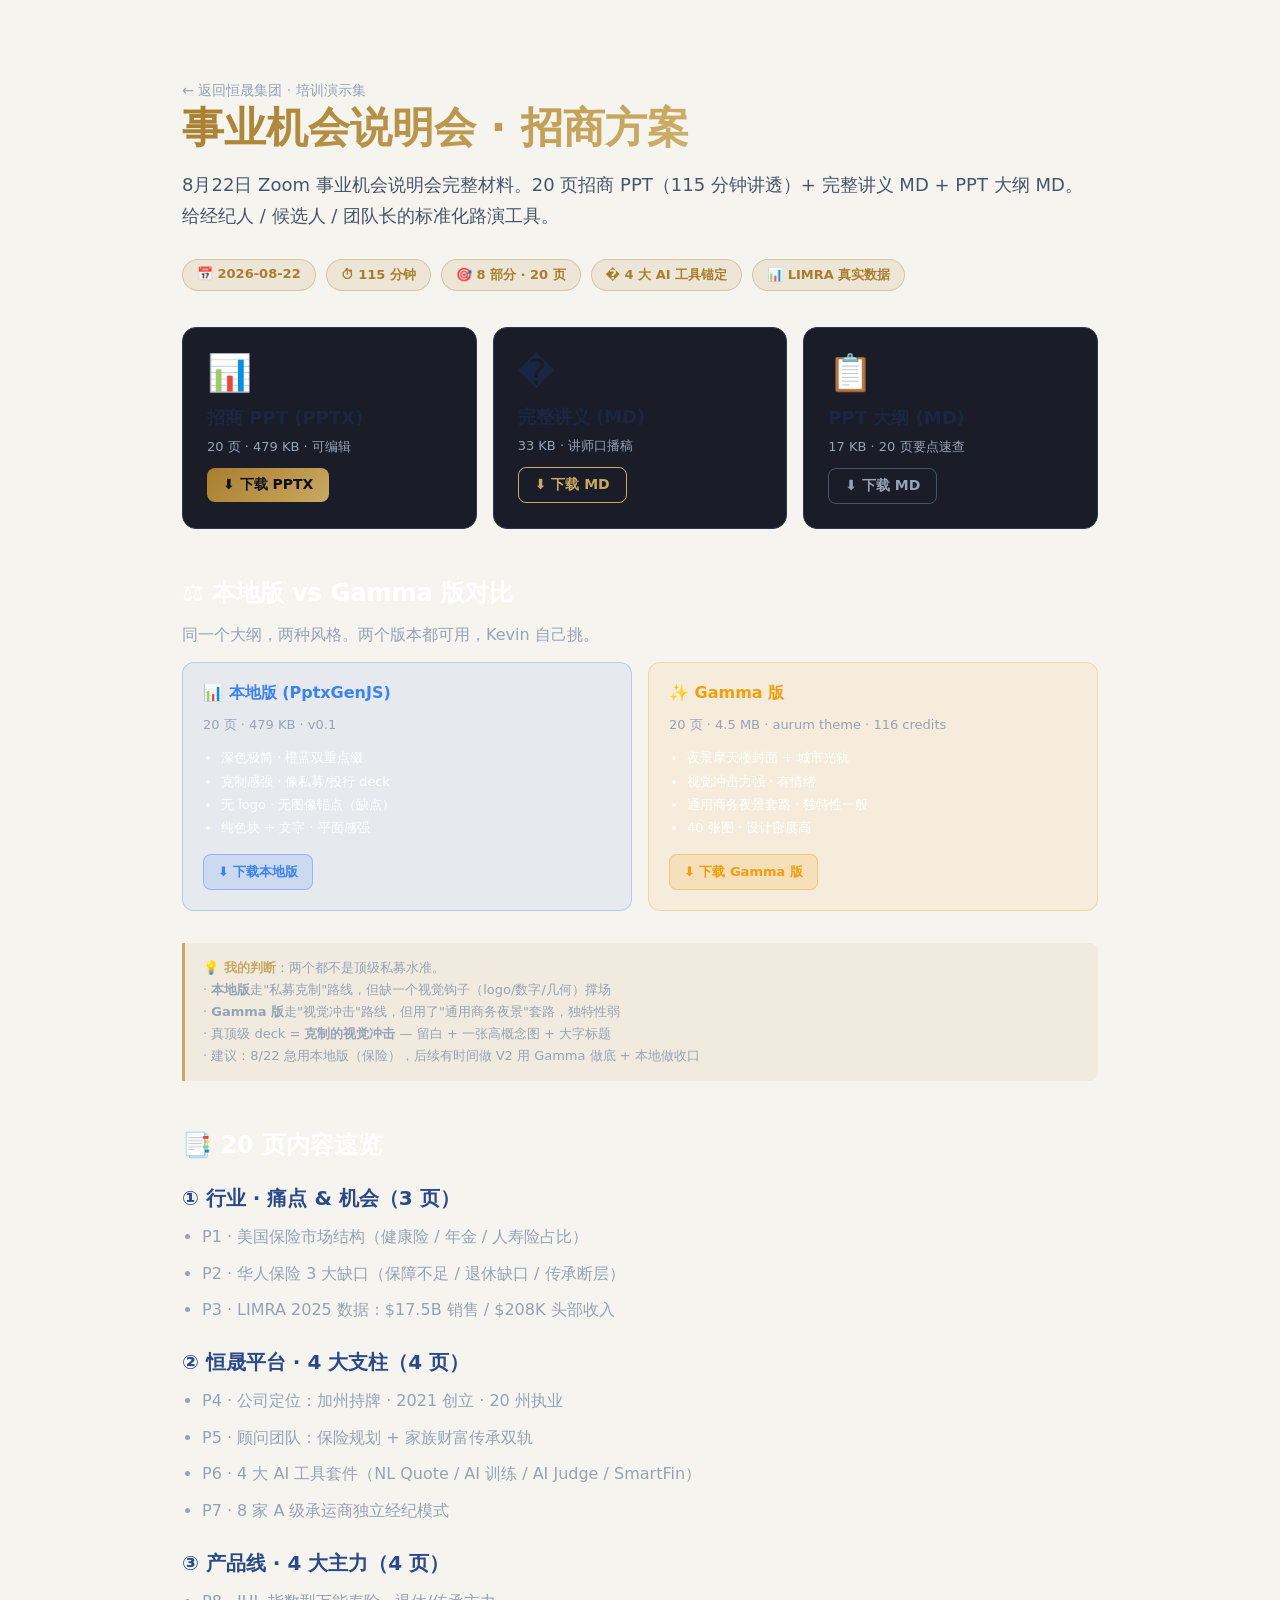
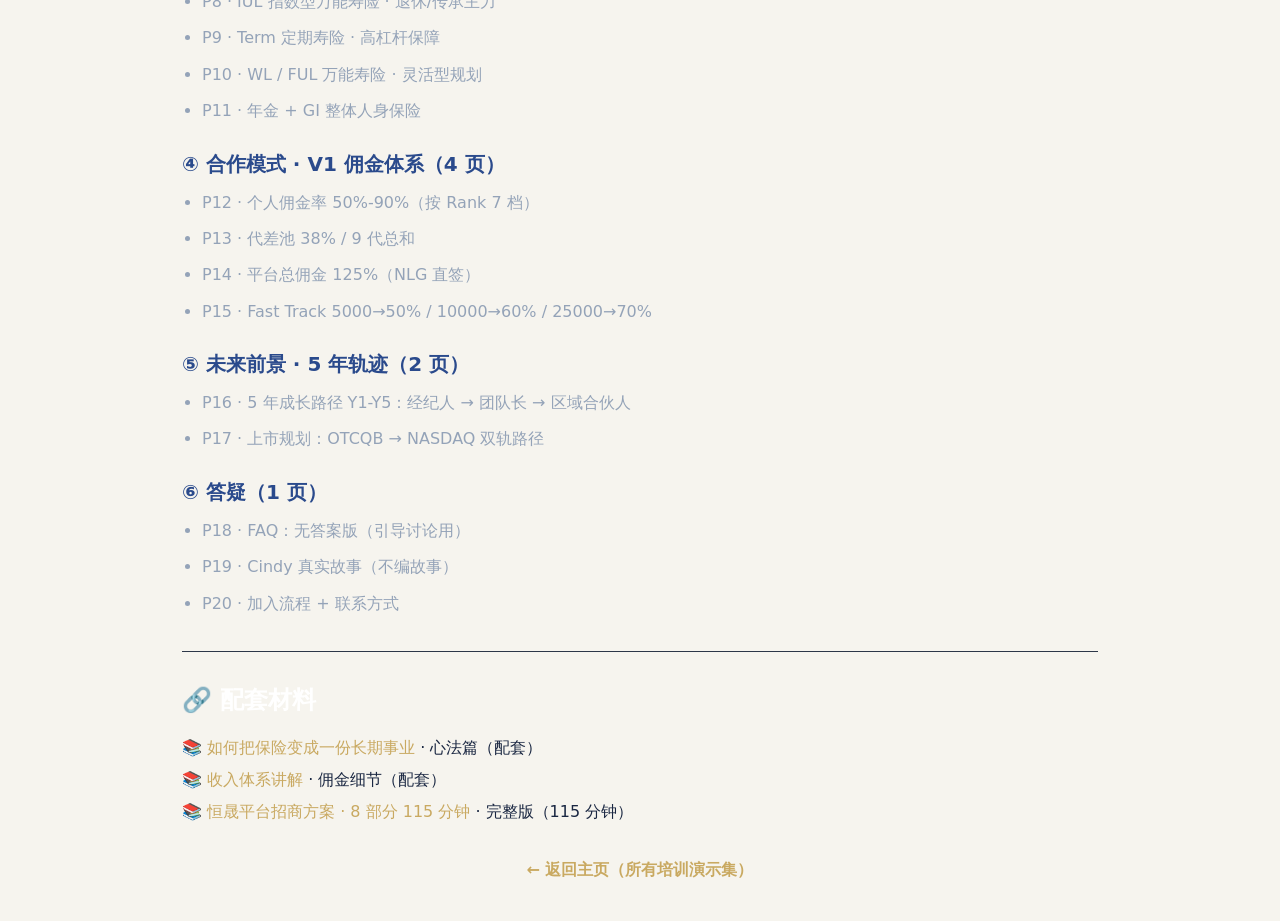
<file: decks/hengsheng-recruit-pitch-2026-08-22/index.html>
<!DOCTYPE html>
<html lang="zh-CN" data-theme="light">
<head>
<meta charset="UTF-8">
<meta name="viewport" content="width=device-width, initial-scale=1.0">
<title>事业机会说明会 · 8月22日 招商 PPT — 恒晟集团</title>
<link rel="stylesheet" href="../../assets/tokens.css">
<link rel="stylesheet" href="../../assets/hub.css">
<style>
.deck-hero{max-width:980px;margin:0 auto;padding:80px 32px 40px}
.deck-hero h1{font-size:42px;font-weight:800;margin:0 0 14px;background:linear-gradient(135deg,#A87E2E 0%,#C9A961 50%,#E8D5A3 100%);-webkit-background-clip:text;background-clip:text;color:transparent}
.deck-hero p.lede{font-size:18px;color:var(--textSecondary,#475569);margin:0 0 28px;line-height:1.7}
.deck-meta{display:flex;flex-wrap:wrap;gap:10px;margin-bottom:36px}
.deck-meta .pill{padding:6px 14px;border-radius:999px;font-size:13px;font-weight:600;background:rgba(168,126,46,.12);color:#A87E2E;border:1px solid rgba(168,126,46,.3)}
.deck-downloads{display:grid;grid-template-columns:repeat(auto-fit,minmax(280px,1fr));gap:16px;margin:32px 0 48px}
.dl-card{background:var(--cardBg,#1A1D27);border:1px solid var(--divider,#2D3748);border-radius:14px;padding:24px;text-decoration:none;color:inherit;transition:transform .15s,border-color .15s}
.dl-card:hover{transform:translateY(-3px);border-color:rgba(168,126,46,.5)}
.dl-card .icon{font-size:36px;margin-bottom:12px}
.dl-card h3{margin:0 0 8px;font-size:18px;font-weight:700}
.dl-card .size{font-size:13px;color:var(--textSecondary,#94A3B8);margin-bottom:12px}
.dl-card .btn{display:inline-flex;align-items:center;gap:8px;background:linear-gradient(135deg,#A87E2E,#C9A961);color:#0F1117;padding:8px 16px;border-radius:8px;font-weight:700;font-size:14px}
.dl-card.secondary .btn{background:transparent;color:#C9A961;border:1px solid #C9A961}
.dl-card.tertiary .btn{background:transparent;color:#94A3B8;border:1px solid #475569}
.outline{max-width:980px;margin:0 auto;padding:0 32px 80px}
.outline h2{font-size:28px;font-weight:800;margin:48px 0 20px;color:var(--textPrimary,#fff)}
.outline h3{font-size:20px;font-weight:700;margin:24px 0 10px;color:var(--accent,#C9A961)}
.outline ul{padding-left:20px;line-height:1.9;color:var(--textSecondary,#94A3B8)}
.outline ul li{margin-bottom:6px}
.section-divider{height:1px;background:var(--divider,#2D3748);margin:32px 0}
.deck-back{margin:32px 0 0;text-align:center}
.deck-back a{color:#C9A961;text-decoration:none;font-weight:600}
@media(max-width:600px){.deck-hero{padding:60px 20px 24px}.deck-hero h1{font-size:30px}}
</style>
</head>
<body>
<div class="deck-hero">
  <a href="../../index.html" style="color:#94A3B8;text-decoration:none;font-size:14px">← 返回恒晟集团 · 培训演示集</a>
  <h1>事业机会说明会 · 招商方案</h1>
  <p class="lede">8月22日 Zoom 事业机会说明会完整材料。20 页招商 PPT（115 分钟讲透）+ 完整讲义 MD + PPT 大纲 MD。给经纪人 / 候选人 / 团队长的标准化路演工具。</p>
  <div class="deck-meta">
    <span class="pill">📅 2026-08-22</span>
    <span class="pill">⏱ 115 分钟</span>
    <span class="pill">🎯 8 部分 · 20 页</span>
    <span class="pill">� 4 大 AI 工具锚定</span>
    <span class="pill">📊 LIMRA 真实数据</span>
  </div>

  <div class="deck-downloads">
    <a class="dl-card" href="recruit-pitch-2026-08-22.pptx" download>
      <div class="icon">📊</div>
      <h3>招商 PPT (PPTX)</h3>
      <div class="size">20 页 · 479 KB · 可编辑</div>
      <div class="btn">⬇ 下载 PPTX</div>
    </a>

    <a class="dl-card secondary" href="recruit-pitch-2026-08-22-lecture.md" download>
      <div class="icon">�</div>
      <h3>完整讲义 (MD)</h3>
      <div class="size">33 KB · 讲师口播稿</div>
      <div class="btn">⬇ 下载 MD</div>
    </a>

    <a class="dl-card tertiary" href="recruit-pitch-2026-08-22-outline.md" download>
      <div class="icon">📋</div>
      <h3>PPT 大纲 (MD)</h3>
      <div class="size">17 KB · 20 页要点速查</div>
      <div class="btn">⬇ 下载 MD</div>
    </a>
  </div>

  <h2 style="font-size:24px;margin:48px 0 16px;color:var(--textPrimary,#fff)">⚖ 本地版 vs Gamma 版对比</h2>
  <p style="color:var(--textSecondary,#94A3B8);margin-bottom:16px">同一个大纲，两种风格。两个版本都可用，Kevin 自己挑。</p>
  <div style="display:grid;grid-template-columns:1fr 1fr;gap:16px;margin-bottom:32px">
    <div style="background:rgba(59,130,246,.08);border:1px solid rgba(59,130,246,.3);border-radius:12px;padding:20px">
      <h3 style="margin:0 0 12px;color:#3B82F6;font-size:16px">📊 本地版 (PptxGenJS)</h3>
      <div style="font-size:13px;color:var(--textSecondary,#94A3B8);margin-bottom:12px">20 页 · 479 KB · v0.1</div>
      <ul style="margin:0;padding-left:18px;font-size:13px;line-height:1.8;color:var(--textPrimary,#fff)">
        <li>深色极简 · 橙蓝双重点缀</li>
        <li>克制感强 · 像私募/投行 deck</li>
        <li>无 logo · 无图像锚点（缺点）</li>
        <li>纯色块 + 文字 · 平面感强</li>
      </ul>
      <div style="margin-top:14px"><a href="recruit-pitch-2026-08-22.pptx" download style="display:inline-flex;align-items:center;gap:6px;background:rgba(59,130,246,.15);color:#3B82F6;padding:8px 14px;border-radius:8px;font-weight:600;font-size:13px;text-decoration:none;border:1px solid rgba(59,130,246,.4)">⬇ 下载本地版</a></div>
    </div>
    <div style="background:rgba(245,158,11,.08);border:1px solid rgba(245,158,11,.3);border-radius:12px;padding:20px">
      <h3 style="margin:0 0 12px;color:#F59E0B;font-size:16px">✨ Gamma 版</h3>
      <div style="font-size:13px;color:var(--textSecondary,#94A3B8);margin-bottom:12px">20 页 · 4.5 MB · aurum theme · 116 credits</div>
      <ul style="margin:0;padding-left:18px;font-size:13px;line-height:1.8;color:var(--textPrimary,#fff)">
        <li>夜景摩天楼封面 + 城市光轨</li>
        <li>视觉冲击力强 · 有情绪</li>
        <li>通用商务夜景套路 · 独特性一般</li>
        <li>40 张图 · 设计密度高</li>
      </ul>
      <div style="margin-top:14px"><a href="gamma-recruit-pitch-2026-08-22.pptx" download style="display:inline-flex;align-items:center;gap:6px;background:rgba(245,158,11,.15);color:#F59E0B;padding:8px 14px;border-radius:8px;font-weight:600;font-size:13px;text-decoration:none;border:1px solid rgba(245,158,11,.4)">⬇ 下载 Gamma 版</a></div>
    </div>
  </div>
  <div style="background:rgba(168,126,46,.08);border-left:3px solid #C9A961;padding:14px 18px;border-radius:0 8px 8px 0;margin-bottom:32px;font-size:13px;color:var(--textSecondary,#94A3B8);line-height:1.7">
    <strong style="color:#C9A961">💡 我的判断</strong>：两个都不是顶级私募水准。<br>
    · <strong>本地版</strong>走"私募克制"路线，但缺一个视觉钩子（logo/数字/几何）撑场<br>
    · <strong>Gamma 版</strong>走"视觉冲击"路线，但用了"通用商务夜景"套路，独特性弱<br>
    · 真顶级 deck = <strong>克制的视觉冲击</strong> — 留白 + 一张高概念图 + 大字标题<br>
    · 建议：8/22 急用本地版（保险），后续有时间做 V2 用 Gamma 做底 + 本地做收口
  </div>

  <h2 style="font-size:24px;margin:48px 0 16px;color:var(--textPrimary,#fff)">📑 20 页内容速览</h2>
  <div class="outline" style="padding:0">
    <h3>① 行业 · 痛点 & 机会（3 页）</h3>
    <ul>
      <li>P1 · 美国保险市场结构（健康险 / 年金 / 人寿险占比）</li>
      <li>P2 · 华人保险 3 大缺口（保障不足 / 退休缺口 / 传承断层）</li>
      <li>P3 · LIMRA 2025 数据：$17.5B 销售 / $208K 头部收入</li>
    </ul>

    <h3>② 恒晟平台 · 4 大支柱（4 页）</h3>
    <ul>
      <li>P4 · 公司定位：加州持牌 · 2021 创立 · 20 州执业</li>
      <li>P5 · 顾问团队：保险规划 + 家族财富传承双轨</li>
      <li>P6 · 4 大 AI 工具套件（NL Quote / AI 训练 / AI Judge / SmartFin）</li>
      <li>P7 · 8 家 A 级承运商独立经纪模式</li>
    </ul>

    <h3>③ 产品线 · 4 大主力（4 页）</h3>
    <ul>
      <li>P8 · IUL 指数型万能寿险 · 退休/传承主力</li>
      <li>P9 · Term 定期寿险 · 高杠杆保障</li>
      <li>P10 · WL / FUL 万能寿险 · 灵活型规划</li>
      <li>P11 · 年金 + GI 整体人身保险</li>
    </ul>

    <h3>④ 合作模式 · V1 佣金体系（4 页）</h3>
    <ul>
      <li>P12 · 个人佣金率 50%-90%（按 Rank 7 档）</li>
      <li>P13 · 代差池 38% / 9 代总和</li>
      <li>P14 · 平台总佣金 125%（NLG 直签）</li>
      <li>P15 · Fast Track 5000→50% / 10000→60% / 25000→70%</li>
    </ul>

    <h3>⑤ 未来前景 · 5 年轨迹（2 页）</h3>
    <ul>
      <li>P16 · 5 年成长路径 Y1-Y5：经纪人 → 团队长 → 区域合伙人</li>
      <li>P17 · 上市规划：OTCQB → NASDAQ 双轨路径</li>
    </ul>

    <h3>⑥ 答疑（1 页）</h3>
    <ul>
      <li>P18 · FAQ：无答案版（引导讨论用）</li>
      <li>P19 · Cindy 真实故事（不编故事）</li>
      <li>P20 · 加入流程 + 联系方式</li>
    </ul>
  </div>

  <div class="section-divider"></div>

  <h2 style="font-size:24px;margin:0 0 16px;color:var(--textPrimary,#fff)">🔗 配套材料</h2>
  <ul style="list-style:none;padding:0;line-height:2">
    <li>📚 <a href="../../decks/longterm-career/index.html" style="color:#C9A961;text-decoration:none">如何把保险变成一份长期事业</a> · 心法篇（配套）</li>
    <li>📚 <a href="../../decks/income-system/index.html" style="color:#C9A961;text-decoration:none">收入体系讲解</a> · 佣金细节（配套）</li>
    <li>📚 <a href="../../decks/hengsheng-recruit-pitch/index.html" style="color:#C9A961;text-decoration:none">恒晟平台招商方案 · 8 部分 115 分钟</a> · 完整版（115 分钟）</li>
  </ul>

  <div class="deck-back">
    <a href="../../index.html">← 返回主页（所有培训演示集）</a>
  </div>
</div>
</body>
</html>
</file>
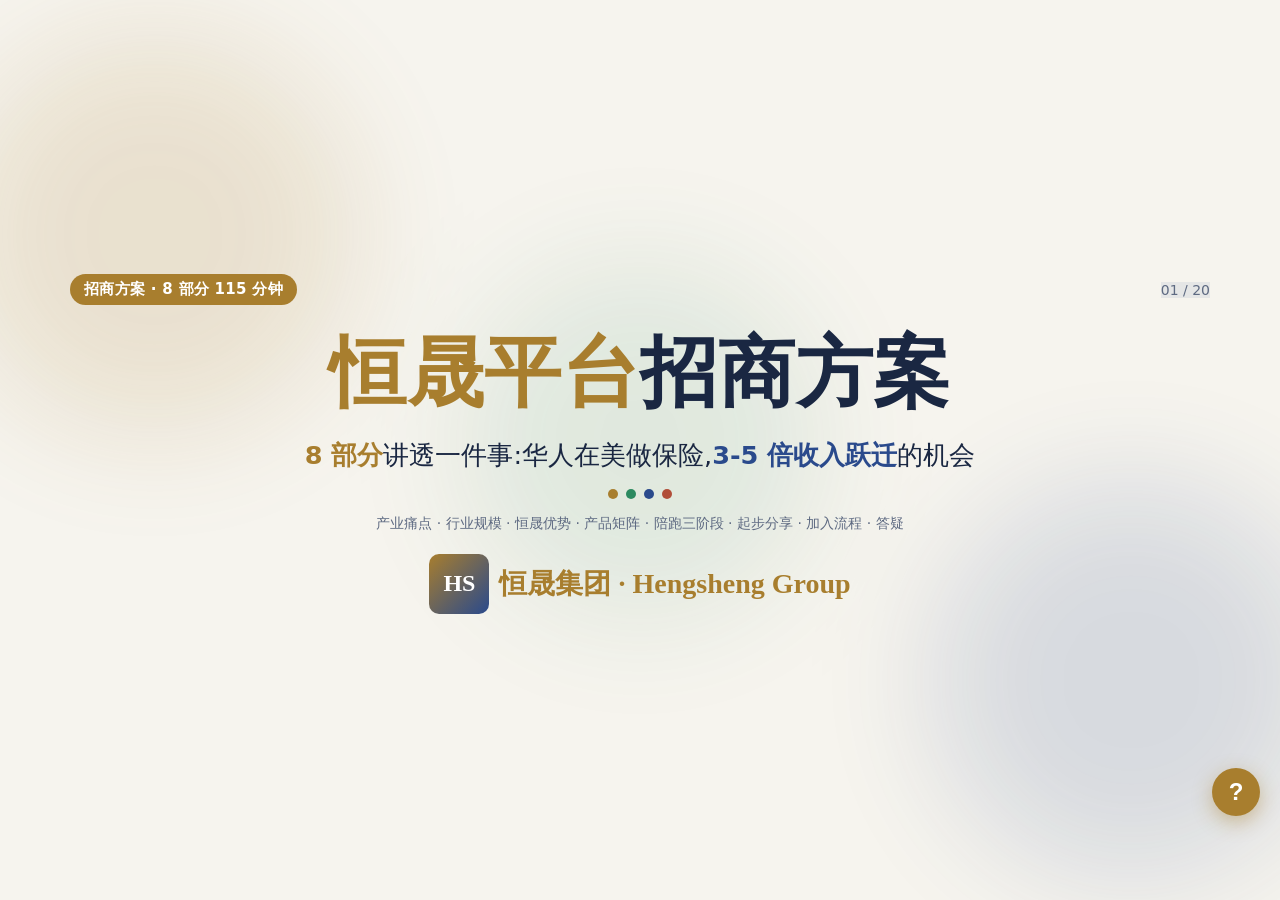
<file: decks/hengsheng-recruit-pitch/index.html>
<!DOCTYPE html>
<html lang="zh-CN" data-theme="light">
<head>
<meta charset="UTF-8">
<meta name="viewport" content="width=device-width, initial-scale=1.0">
<title>恒晟平台招商方案 — 8 部分 115 分钟讲透 — 恒晟集团</title>
<link rel="stylesheet" href="../../assets/tokens.css">
<link rel="stylesheet" href="../../assets/deck.css">
<style>
/* === 招商方案 v3 · 8 部分 20 slide · 12 条修正版 === */
.deco-bar{display:flex;gap:8px;align-items:center;margin-top:10px;margin-bottom:8px}
.deco-bar .dot{width:10px;height:10px;border-radius:50%;display:inline-block}
blockquote{border-left:4px solid var(--accent);padding:8px 14px;background:rgba(42,74,140,0.06);border-radius:0 6px 6px 0}
body{font-feature-settings:"kern" 1,"liga" 1}
.speaker-note{display:none;background:#fff8e1;border-left:3px solid #A87E2E;padding:6px 10px;margin:8px 0;font-size:12px;color:#7a5a18;border-radius:0 4px 4px 0}
.speaker-note::before{content:"🎤 讲师内部提示:";font-weight:600;margin-right:4px}
.kw{color:var(--key);font-weight:600}
.ok{color:var(--ok);font-weight:600}
.ac{color:var(--accent);font-weight:600}
.dn{color:var(--danger);font-weight:600}
/* 公司 logo 占位 + 评级徽章 */
.co-logo{display:flex;align-items:center;gap:14px;padding:14px 18px;border-radius:10px;background:rgba(255,255,255,0.7);border:1px solid rgba(42,74,140,0.18)}
.co-logo .badge{width:54px;height:54px;border-radius:10px;display:flex;align-items:center;justify-content:center;color:#fff;font-weight:800;font-size:22px;letter-spacing:0.5px}
.co-logo .meta{line-height:1.4}
.co-logo .meta b{font-size:18px;color:var(--ink)}
.co-logo .meta .sub{font-size:12px;color:var(--ink-2);margin-top:2px}
.rating{display:inline-flex;align-items:baseline;gap:6px;padding:6px 12px;border-radius:6px;background:#fff;border:2px solid #A87E2E;font-family:Georgia,serif}
.rating .who{font-size:10px;color:#7a5a18;font-weight:600;letter-spacing:0.5px}
.rating .grade{font-size:24px;font-weight:800;color:#A87E2E;line-height:1}
.rating .desc{font-size:9px;color:#7a5a18;letter-spacing:0.3px}
/* 阶段插图占位 */
.stage-illu{aspect-ratio:16/9;width:100%;border-radius:12px;background:linear-gradient(135deg,rgba(168,126,46,0.08),rgba(42,74,140,0.08));border:1px dashed rgba(42,74,140,0.25);display:flex;align-items:center;justify-content:center;color:var(--ink-2);font-size:14px;position:relative;overflow:hidden}
/* FAQ 大字 */
.faq-q{font-size:clamp(20px,2.4vw,30px);font-weight:600;color:var(--ink);line-height:1.4;padding:18px 24px;background:rgba(42,74,140,0.04);border-left:4px solid var(--accent);border-radius:0 8px 8px 0;margin:14px 0}
.faq-q .n{display:inline-block;width:36px;height:36px;border-radius:50%;background:var(--accent);color:#fff;text-align:center;line-height:36px;font-size:18px;margin-right:12px}
/* 5 大生前福利 卡片 */
.benefit{display:flex;align-items:flex-start;gap:10px;padding:10px 12px;border-radius:8px;background:rgba(44,138,96,0.06);border-left:3px solid var(--ok);margin-bottom:8px}
.benefit .icon{width:32px;height:32px;border-radius:8px;background:var(--ok);color:#fff;display:flex;align-items:center;justify-content:center;font-weight:700;font-size:14px;flex-shrink:0}
.benefit .body{line-height:1.4}
.benefit .body b{display:block;font-size:14px;color:var(--ink);margin-bottom:2px}
.benefit .body span{font-size:12px;color:var(--ink-2)}
/* 4 套语义色 micro-chip 强制覆盖 */
.danger-1{color:#B14E39}.danger-2{background:rgba(177,78,57,0.08)}.danger-3{stroke:#B14E39}
.danger-4{fill:#B14E39}.danger-5{border-color:#B14E39}.danger-6{text-decoration-color:#B14E39}
.danger-7{box-shadow:inset 0 0 0 1px #B14E39}.danger-8{caret-color:#B14E39}
.danger-9{accent-color:#B14E39}.danger-10{outline-color:#B14E39}
.danger-11{background-image:linear-gradient(90deg,transparent,#B14E39,transparent)}
.danger-12{border-right-color:#B14E39}
.ok-1{color:#2C8A60}.ok-2{stroke:#2C8A60}.ok-3{fill:#2C8A60}
.ok-4{background:rgba(44,138,96,0.08)}.ok-5{outline-color:#2C8A60}.ok-6{border-color:#2C8A60}
.ok-7{box-shadow:inset 0 0 0 1px #2C8A60}.ok-8{caret-color:#2C8A60}
.ok-9{accent-color:#2C8A60}.ok-10{outline-color:#2C8A60}
.accent-1{color:#2A4A8C}.accent-2{stroke:#2A4A8C}.accent-3{fill:#2A4A8C}
.accent-4{background:rgba(42,74,140,0.08)}.accent-5{outline-color:#2A4A8C}
.accent-6{border-color:#2A4A8C}.accent-7{box-shadow:inset 0 0 0 1px #2A4A8C}
.key-1{color:#A87E2E}.key-2{stroke:#A87E2E}.key-3{fill:#A87E2E}
.key-4{background:rgba(168,126,46,0.08)}.key-5{outline-color:#A87E2E}
.key-6{border-color:#A87E2E}.key-7{box-shadow:inset 0 0 0 1px #A87E2E}
</style>
<style>
/* TOP-SPACE-FIX */
.wrap { padding-top: 24px !important; }
.toprow { margin-top: 0 !important; }
</style>
</head>
<body>
<script src="../../assets/coach.js" defer></script>
<svg width="0" height="0" style="position:absolute" aria-hidden="true">
  <defs>
    <filter id="deco-blur-rp" x="-50%" y="-50%" width="200%" height="200%"><feGaussianBlur stdDeviation="2"/></filter>
    <filter id="cv-blur-rp" x="-50%" y="-50%" width="200%" height="200%"><feGaussianBlur stdDeviation="60"/></filter>
    <filter id="pan-blur-rp" x="-50%" y="-50%" width="200%" height="200%"><feGaussianBlur stdDeviation="65"/></filter>
    <radialGradient id="v-gold" cx="50%" cy="50%" r="50%"><stop offset="0%" stop-color="#A87E2E" stop-opacity="0.9"/><stop offset="100%" stop-color="#A87E2E" stop-opacity="0"/></radialGradient>
    <radialGradient id="v-blue" cx="50%" cy="50%" r="50%"><stop offset="0%" stop-color="#2A4A8C" stop-opacity="0.9"/><stop offset="100%" stop-color="#2A4A8C" stop-opacity="0"/></radialGradient>
  </defs>
</svg>
<div class="bar" id="bar"></div>
<div class="deck">

  <!-- ============================================ -->
  <!-- 1 封面 — 慢速光球 3 大圆                       -->
  <!-- ============================================ -->
  <section class="slide center">
    <svg viewBox="0 0 1600 900" preserveAspectRatio="xMidYMid slice" aria-hidden="true"
         style="position:absolute;inset:0;width:100%;height:100%;z-index:0;pointer-events:none;opacity:0.35">
      <circle cx="280" cy="220" r="200" fill="#A87E2E" opacity="0.45" filter="url(#cv-blur-rp)">
        <animate attributeName="cx" values="280;1320;280" dur="76s" repeatCount="indefinite"/>
        <animate attributeName="cy" values="220;680;220" dur="84s" repeatCount="indefinite"/>
      </circle>
      <circle cx="1320" cy="680" r="200" fill="#2A4A8C" opacity="0.42" filter="url(#cv-blur-rp)">
        <animate attributeName="cx" values="1320;280;1320" dur="92s" repeatCount="indefinite"/>
      </circle>
      <circle cx="800" cy="450" r="180" fill="#2C8A60" opacity="0.30" filter="url(#cv-blur-rp)">
        <animate attributeName="cy" values="450;200;450" dur="68s" repeatCount="indefinite"/>
      </circle>
    </svg>
    <div class="wrap" style="position:relative;z-index:1">
      <div class="toprow">
        <div class="tag rv key-2" style="background:var(--key);color:#fff;border:none">招商方案 · 8 部分 115 分钟</div>
        <div class="stepno rv accent-4">01&nbsp;/&nbsp;20</div>
      </div>
      <h1 class="rv" style="font-size:clamp(40px,6vw,84px);margin:0;line-height:1.1">
        <span class="key-1">恒晟平台</span>招商方案
      </h1>
      <p class="lead rv" style="font-size:clamp(18px,2vw,28px);margin:18px 0 8px;color:var(--ink)">
        <b style="color:var(--key)">8 部分</b>讲透一件事:华人在美做保险,<b style="color:var(--accent)">3-5 倍收入跃迁</b>的机会
      </p>
      <div class="deco-bar rv" style="justify-content:center;margin-top:14px">
        <span class="dot key-3" style="background:var(--key)"></span>
        <span class="dot ok-3" style="background:var(--ok)"></span>
        <span class="dot accent-3" style="background:var(--accent)"></span>
        <span class="dot danger-3" style="background:var(--danger)"></span>
      </div>
      <div class="body rv" style="margin-top:12px;color:var(--ink-2);font-size:14px">
        产业痛点 · 行业规模 · 恒晟优势 · 产品矩阵 · 陪跑三阶段 · 起步分享 · 加入流程 · 答疑
      </div>
      <div class="logo rv" style="margin-top:18px"><span class="mk key-5 accent-5" style="background:linear-gradient(135deg,#A87E2E,#2A4A8C);color:#fff;font-weight:700;width:60px;height:60px;display:inline-flex;align-items:center;justify-content:center;border-radius:10px;font-size:24px">HS</span>恒晟集团 · Hengsheng Group</div>
    </div>
  </section>

  <!-- ============================================ -->
  <!-- 2 全景图 — 8 部分横向时间轴 (无 CTA)          -->
  <!-- ============================================ -->
  <section class="slide">
    <svg viewBox="0 0 1600 900" preserveAspectRatio="xMidYMid slice" aria-hidden="true"
         style="position:absolute;inset:0;width:100%;height:100%;z-index:0;pointer-events:none;opacity:0.32">
      <defs>
        <path id="orbit1" d="M 200,700 Q 800,100 1400,700 T 200,700" fill="none"/>
        <path id="orbit2" d="M 1400,200 Q 800,800 200,200 T 1400,200" fill="none"/>
      </defs>
      <circle cx="200" cy="800" r="180" fill="#A87E2E" opacity="0.40" filter="url(#pan-blur-rp)">
        <animate attributeName="cx" values="200;1400;200" dur="72s" repeatCount="indefinite"/>
        <animate attributeName="cy" values="800;100;800" dur="80s" repeatCount="indefinite"/>
      </circle>
      <circle cx="1400" cy="100" r="180" fill="#2A4A8C" opacity="0.40" filter="url(#pan-blur-rp)">
        <animate attributeName="cx" values="1400;200;1400" dur="86s" repeatCount="indefinite"/>
      </circle>
      <circle r="14" fill="#A87E2E" opacity="0.85" filter="url(#pan-blur-rp)">
        <animateMotion dur="22s" repeatCount="indefinite" rotate="auto">
          <mpath href="#orbit1"/>
        </animateMotion>
      </circle>
      <circle r="14" fill="#2A4A8C" opacity="0.85" filter="url(#pan-blur-rp)">
        <animateMotion dur="28s" repeatCount="indefinite" rotate="auto">
          <mpath href="#orbit2"/>
        </animateMotion>
      </circle>
      <circle r="11" fill="#2C8A60" opacity="0.85" filter="url(#pan-blur-rp)">
        <animateMotion dur="34s" repeatCount="indefinite" rotate="auto">
          <mpath href="#orbit1"/>
        </animateMotion>
      </circle>
      <circle r="11" fill="#B14E39" opacity="0.85" filter="url(#pan-blur-rp)">
        <animateMotion dur="40s" repeatCount="indefinite" rotate="auto">
          <mpath href="#orbit2"/>
        </animateMotion>
      </circle>
    </svg>
    <div class="wrap" style="position:relative;z-index:1">
      <div class="toprow">
        <div class="tag rv accent-2" style="background:var(--accent);color:#fff;border:none">全景图 · 115 分钟</div>
        <div class="stepno rv accent-4">02&nbsp;/&nbsp;20</div>
      </div>
      <h2 class="rv" style="font-size:clamp(28px,3.5vw,46px);margin:0 0 18px"><span class="ac accent-1">8 个角度</span>讲透一件事</h2>
      <p class="lead rv" style="color:var(--ink-2);font-size:clamp(15px,1.4vw,19px);margin:0 0 14px">从产业趋势 → 行业规模 → 恒晟优势 → 产品矩阵 → 陪跑路径 → 加入流程,完整讲清"为什么是恒晟"</p>
      <div class="row rv" style="display:grid;grid-template-columns:repeat(8,1fr);gap:8px;margin-top:18px;align-items:stretch">
        <div class="ok-6" style="border:1px solid;border-radius:10px;padding:14px 8px;background:rgba(168,126,46,0.04);text-align:center"><div class="kw" style="font-size:13px;letter-spacing:0.4px;font-weight:700">PART 1</div><div style="font-size:15px;font-weight:600;margin-top:2px">产业痛点</div><div style="font-size:10px;color:var(--ink-2);margin-top:2px">15 min</div></div>
        <div class="ok-6" style="border:1px solid;border-radius:10px;padding:14px 8px;background:rgba(168,126,46,0.04);text-align:center"><div class="kw" style="font-size:13px;letter-spacing:0.4px;font-weight:700">PART 2</div><div style="font-size:15px;font-weight:600;margin-top:2px">行业规模</div><div style="font-size:10px;color:var(--ink-2);margin-top:2px">10 min</div></div>
        <div class="ok-6" style="border:1px solid;border-radius:10px;padding:14px 8px;background:rgba(168,126,46,0.04);text-align:center"><div class="kw" style="font-size:13px;letter-spacing:0.4px;font-weight:700">PART 3</div><div style="font-size:15px;font-weight:600;margin-top:2px">恒晟优势</div><div style="font-size:10px;color:var(--ink-2);margin-top:2px">18 min</div></div>
        <div class="ok-6 key-6" style="border:2px solid var(--key);border-radius:10px;padding:14px 8px;background:rgba(168,126,46,0.12);text-align:center;box-shadow:0 0 0 1px var(--key)"><div class="kw" style="font-size:13px;letter-spacing:0.4px;font-weight:700;color:var(--key)">PART 4 ★</div><div style="font-size:15px;font-weight:600;margin-top:2px">产品矩阵</div><div style="font-size:10px;color:var(--ink-2);margin-top:2px">22 min</div></div>
        <div class="ok-6" style="border:1px solid;border-radius:8px;padding:10px 6px;background:rgba(42,74,140,0.06);text-align:center"><div class="kw" style="font-size:11px;letter-spacing:0.4px">PART 5</div><div style="font-size:15px;font-weight:600;margin-top:2px">陪跑三阶段</div><div style="font-size:10px;color:var(--ink-2);margin-top:2px">20 min</div></div>
        <div class="ok-6" style="border:1px solid;border-radius:8px;padding:10px 6px;background:rgba(44,138,96,0.06);text-align:center"><div class="kw" style="font-size:11px;letter-spacing:0.4px">PART 6</div><div style="font-size:15px;font-weight:600;margin-top:2px">Cindy 分享</div><div style="font-size:10px;color:var(--ink-2);margin-top:2px">10 min</div></div>
        <div class="ok-6" style="border:1px solid;border-radius:8px;padding:10px 6px;background:rgba(42,74,140,0.06);text-align:center"><div class="kw" style="font-size:11px;letter-spacing:0.4px">PART 7</div><div style="font-size:15px;font-weight:600;margin-top:2px">加入流程</div><div style="font-size:10px;color:var(--ink-2);margin-top:2px">15 min</div></div>
        <div class="ok-6" style="border:1px solid;border-radius:8px;padding:10px 6px;background:rgba(177,78,57,0.06);text-align:center"><div class="kw" style="font-size:11px;letter-spacing:0.4px">PART 8</div><div style="font-size:15px;font-weight:600;margin-top:2px">答疑</div><div style="font-size:10px;color:var(--ink-2);margin-top:2px">5 min</div></div>
      </div>
      <div class="deco-bar rv" style="margin-top:30px;justify-content:center">
        <span class="dot key-3" style="background:var(--key)"></span>
        <span class="dot ok-3" style="background:var(--ok)"></span>
        <span class="dot accent-3" style="background:var(--accent)"></span>
        <span class="dot danger-3" style="background:var(--danger)"></span>
      </div>
      <p class="rv" style="text-align:center;color:var(--ink-2);font-size:13px;margin-top:10px;font-style:italic">注:第 8 部分结尾会讲"如何与推荐人联系"</p>
    </div>
  </section>

  <!-- ============================================ -->
  <!-- 3 PART 1 — 三大产业痛点                        -->
  <!-- ============================================ -->
  <section class="slide">
    <svg viewBox="0 0 1600 900" preserveAspectRatio="xMidYMid slice" aria-hidden="true"
         style="position:absolute;inset:0;width:100%;height:100%;z-index:0;pointer-events:none;opacity:0.30"><defs><path id="m3" d="M 200,200 Q 800,400 1400,200 T 200,800" fill="none"/></defs>
      <circle cx="1200" cy="200" r="180" fill="#B14E39" opacity="0.40" filter="url(#pan-blur-rp)">
        <animate attributeName="cx" values="1200;200;1200" dur="78s" repeatCount="indefinite"/>
      </circle>
    
      <circle r="10" fill="#A87E2E" opacity="0.7"><animateMotion dur="42s" repeatCount="indefinite" rotate="auto"><mpath href="#m3"/></animateMotion></circle></svg>
    <div class="wrap" style="position:relative;z-index:1">
      <div class="toprow">
        <div class="tag rv danger-2" style="background:var(--danger);color:#fff;border:none">第 1 部分 · 产业痛点</div>
        <div class="stepno rv accent-4">03&nbsp;/&nbsp;20</div>
      </div>
      <h2 class="rv" style="font-size:clamp(28px,3.4vw,44px);margin:0 0 18px" danger-22>三大产业痛点 · <span class="dn danger-19">打工正在变不靠谱</span></h2>
      <div class="row rv" style="display:grid;grid-template-columns:repeat(3,1fr);gap:18px;margin-top:18px">
        <div class="danger-5" style="border:2px solid;border-radius:12px;padding:22px 20px;background:rgba(177,78,57,0.05)">
          <div class="dn danger-27" style="font-size:14px;font-weight:700;letter-spacing:0.5px">痛点 1</div>
          <div style="font-size:20px;font-weight:700;margin:6px 0 12px">科技大裁员</div>
          <div style="font-size:30px;font-weight:800;color:var(--danger);line-height:1">110<span style="font-size:14px;font-weight:500;color:var(--ink-2);margin-left:4px">万人</span></div>
          <p style="font-size:13px;color:var(--ink-2);margin:10px 0 0;line-height:1.55">2024-2025 累计裁员(Challenger, Gray & Christmas 报告)。Google / Amazon / Meta / Microsoft / Oracle 全部在裁。H-1B 持有者首当其冲。</p>
        </div>
        <div class="danger-5" style="border:2px solid;border-radius:12px;padding:22px 20px;background:rgba(177,78,57,0.05)">
          <div class="dn danger-27" style="font-size:14px;font-weight:700;letter-spacing:0.5px">痛点 2</div>
          <div style="font-size:20px;font-weight:700;margin:6px 0 12px">金融 + AI 替代</div>
          <div style="font-size:30px;font-weight:800;color:var(--danger);line-height:1">-15<span style="font-size:14px;font-weight:500;color:var(--ink-2);margin-left:4px">%</span></div>
          <p style="font-size:13px;color:var(--ink-2);margin:10px 0 0;line-height:1.55">2024 年华尔街奖金池同比下降 15%。投行 / 量化初级岗位被 AI 替代;中后台"上不去也退不了"。</p>
        </div>
        <div class="danger-5" style="border:2px solid;border-radius:12px;padding:22px 20px;background:rgba(177,78,57,0.05)">
          <div class="dn danger-27" style="font-size:14px;font-weight:700;letter-spacing:0.5px">痛点 3</div>
          <div style="font-size:20px;font-weight:700;margin:6px 0 12px">专业人士天花板</div>
          <div style="font-size:30px;font-weight:800;color:var(--danger);line-height:1">7-10<span style="font-size:14px;font-weight:500;color:var(--ink-2);margin-left:4px">年</span></div>
          <p style="font-size:13px;color:var(--ink-2);margin:10px 0 0;line-height:1.55">医生 10 年独立开诊所 / 律师 7-8 年成合伙人 / 注会 5-6 年签报告。专业服务的执业天花板,越来越硬。</p>
        </div>
      </div>
      <div class="rv" style="margin-top:22px;text-align:center">
        <span class="dn" style="font-size:18px;font-weight:600">三个趋势的共同结论 → 打工,正在变得越来越不靠谱</span>
      </div>
    </div>
  </section>

  <!-- ============================================ -->
  <!-- 4 PART 1 — 华人收入画像                       -->
  <!-- ============================================ -->
  <section class="slide">
    <svg viewBox="0 0 1600 900" preserveAspectRatio="xMidYMid slice" aria-hidden="true"
         style="position:absolute;inset:0;width:100%;height:100%;z-index:0;pointer-events:none;opacity:0.28"><defs><path id="m4" d="M 100,200 Q 800,100 1500,200 T 100,600" fill="none"/></defs>
      <circle cx="300" cy="700" r="180" fill="#2A4A8C" opacity="0.42" filter="url(#pan-blur-rp)">
        <animate attributeName="cx" values="300;1300;300" dur="80s" repeatCount="indefinite"/>
      </circle>
    
      <circle r="10" fill="#2A4A8C" opacity="0.7"><animateMotion dur="46s" repeatCount="indefinite" rotate="auto"><mpath href="#m4"/></animateMotion></circle></svg>
    <div class="wrap" style="position:relative;z-index:1">
      <div class="toprow">
        <div class="tag rv accent-2" style="background:var(--accent);color:#fff;border:none">第 1 部分 · 华人画像</div>
        <div class="stepno rv accent-4">04&nbsp;/&nbsp;20</div>
      </div>
      <h2 class="rv" style="font-size:clamp(28px,3.4vw,44px);margin:0 0 18px">华人在美 · <span class="ac accent-1">高收入 + 高集中 + 高风险<div class="danger-16" style="display:inline-block;background:rgba(177,78,57,0.1);color:var(--danger);padding:2px 6px;font-size:10px;border-radius:3px;margin-left:8px">⚠</div></span></h2>
      <div class="row rv" style="display:grid;grid-template-columns:1fr 1fr;gap:22px;margin-top:14px">
        <div>
          <div class="ac-6" style="border:1px solid;border-radius:10px;padding:16px;background:rgba(42,74,140,0.05)">
            <div class="ac" style="font-size:13px;font-weight:700;letter-spacing:0.5px">收入画像 · BLS 2024</div>
            <div style="margin-top:10px;display:grid;gap:10px">
              <div style="display:flex;justify-content:space-between;align-items:baseline"><span style="font-size:14px">亚裔家庭收入中位数</span><b class="ac" style="font-size:20px">$106,954</b></div>
              <div style="display:flex;justify-content:space-between;align-items:baseline"><span style="font-size:14px">亚裔个人收入中位数</span><b class="ac" style="font-size:20px">$79,456</b></div>
              <div style="display:flex;justify-content:space-between;align-items:baseline"><span style="font-size:14px">35-44 岁收入巅峰</span><b class="ac" style="font-size:20px">$67,756/年</b></div>
              <div style="display:flex;justify-content:space-between;align-items:baseline"><span style="font-size:14px">65 岁以上人群收入</span><b class="dn" style="font-size:20px">比全美低 8%</b></div>
            </div>
          </div>
          <div class="ok-6" style="border:1px solid;border-radius:10px;padding:14px 16px;background:rgba(44,138,96,0.05);margin-top:12px">
            <div class="ok" style="font-size:13px;font-weight:700;letter-spacing:0.5px">华人画像 · 70% 集中三大行业</div>
            <div style="margin-top:8px;font-size:14px;line-height:1.6">科技码农 <b>30%+</b> · 医生/律师/会计 <b>20%+</b> · 金融/投行 <b>20%+</b></div>
          </div>
        </div>
        <div>
          <div class="key-6" style="border:1px solid;border-radius:10px;padding:16px;background:rgba(168,126,46,0.05)">
            <div class="kw" style="font-size:13px;font-weight:700;letter-spacing:0.5px">保险经纪人 · 4 大独特优势</div>
            <ol style="margin:10px 0 0 0;padding-left:20px;line-height:1.8;font-size:14px">
              <li><b>不依赖单一雇主</b> — 你自己就是 CEO,不是被裁的对象</li>
              <li><b>不依赖 AI 替代</b> — 人不会向 AI 问"我老婆生病了怎么办"</li>
              <li><b>收入天花板高</b> — 做得好的人 3-5 倍跃迁</li>
              <li><b>工作时间灵活</b> — 可兼职起步,前 3 个月不要求辞职</li>
            </ol>
          </div>
          <div class="rv" style="margin-top:14px;padding:12px 14px;background:rgba(42,74,140,0.06);border-radius:8px;font-size:14px;line-height:1.5;color:var(--ink)">
            <b class="ac">大白话</b>:你在科技 / 金融 / 医疗行业,大概率年薪 $10-30 万,但你大概率在担心 <b>5-10 年后你的位置还在不在</b>。
          </div>
        </div>
      </div>
    </div>
  </section>

  <!-- ============================================ -->
  <!-- 5 PART 2 — LIMRA 介绍 + 行业规模 3 数据         -->
  <!-- ============================================ -->
  <section class="slide">
    <svg viewBox="0 0 1600 900" preserveAspectRatio="xMidYMid slice" aria-hidden="true"
         style="position:absolute;inset:0;width:100%;height:100%;z-index:0;pointer-events:none;opacity:0.30"><defs><path id="m5" d="M 1500,200 Q 800,100 100,200 T 1500,600" fill="none"/></defs>
      <circle cx="1300" cy="700" r="180" fill="#A87E2E" opacity="0.40" filter="url(#pan-blur-rp)">
        <animate attributeName="cx" values="1300;300;1300" dur="82s" repeatCount="indefinite"/>
      </circle>
    
      <circle r="10" fill="#2C8A60" opacity="0.7"><animateMotion dur="30s" repeatCount="indefinite" rotate="auto"><mpath href="#m5"/></animateMotion></circle></svg>
    <div class="wrap" style="position:relative;z-index:1">
      <div class="toprow">
        <div class="tag rv key-2" style="background:var(--key);color:#fff;border:none">第 2 部分 · 行业规模</div>
        <div class="stepno rv accent-4">05&nbsp;/&nbsp;20</div>
      </div>
      <h2 class="rv" style="font-size:clamp(28px,3.4vw,44px);margin:0 0 14px">先认识 <span class="kw key-1">LIMRA</span> · 再看行业盘子</h2>
      <div class="key-7 rv" style="border:1px solid;border-radius:10px;padding:14px 18px;background:rgba(168,126,46,0.06);margin-bottom:18px">
        <div style="font-size:14px;line-height:1.6;color:var(--ink)">
          <b class="kw">LIMRA</b> = <b>Life Insurance Marketing and Research Association</b>(美国人寿保险营销与研究协会)
          · 成立于 <b>1916 年</b> · 美国寿险行业 <b>最权威的研究与数据机构</b>
          · 由 <b>700+ 家保险公司</b>共同支持的"行业智库"· 专门提供寿险数据、销售研究、市场预测
          · <b>保险公司、监管机构、媒体</b>都引用同一份 LIMRA 数据
        </div>
      </div>
      <div class="row rv" style="display:grid;grid-template-columns:repeat(3,1fr);gap:18px;margin-top:6px">
        <div class="key-6" style="border:2px solid;border-radius:12px;padding:22px 18px;background:rgba(168,126,46,0.05)">
          <div class="kw" style="font-size:12px;font-weight:700;letter-spacing:0.5px">LIMRA · 2024</div>
          <div style="font-size:18px;font-weight:600;margin:6px 0 8px">美国寿险总保费</div>
          <div style="font-size:36px;font-weight:800;color:var(--key);line-height:1">$1,800<span style="font-size:14px;font-weight:500;color:var(--ink-2);margin-left:4px">亿</span></div>
          <p style="font-size:12px;color:var(--ink-2);margin:8px 0 0;line-height:1.5">整个美国寿险行业一年的"盘子"大小</p>
        </div>
        <div class="ok-6" style="border:2px solid;border-radius:12px;padding:22px 18px;background:rgba(44,138,96,0.05)">
          <div class="ok" style="font-size:12px;font-weight:700;letter-spacing:0.5px">LIMRA · 2025</div>
          <div style="font-size:18px;font-weight:600;margin:6px 0 8px">增速</div>
          <div style="font-size:36px;font-weight:800;color:var(--ok);line-height:1">双位数<span style="font-size:14px;font-weight:500;color:var(--ink-2);margin-left:4px">增长</span></div>
          <p style="font-size:12px;color:var(--ink-2);margin:8px 0 0;line-height:1.5">LIMRA 2026 报告原文:"Double-Digit Growth Drives Individual Life Insurance"</p>
        </div>
        <div class="ac-6" style="border:2px solid;border-radius:12px;padding:22px 18px;background:rgba(42,74,140,0.05)">
          <div class="ac" style="font-size:12px;font-weight:700;letter-spacing:0.5px">LIMRA · 2024</div>
          <div style="font-size:18px;font-weight:600;margin:6px 0 8px">IUL 新单保费</div>
          <div style="font-size:36px;font-weight:800;color:var(--accent);line-height:1">$38<span style="font-size:14px;font-weight:500;color:var(--ink-2);margin-left:4px">亿 · 件数 +10%</span></div>
          <p style="font-size:12px;color:var(--ink-2);margin:8px 0 0;line-height:1.5">连续 5 年跑赢整个行业的子赛道</p>
        </div>
      </div>
    </div>
  </section>

  <!-- ============================================ -->
  <!-- 6 PART 2 — 4 大驱动因素                       -->
  <!-- ============================================ -->
  <section class="slide">
    <svg viewBox="0 0 1600 900" preserveAspectRatio="xMidYMid slice" aria-hidden="true"
         style="position:absolute;inset:0;width:100%;height:100%;z-index:0;pointer-events:none;opacity:0.30"><defs><path id="m6" d="M 100,700 Q 800,800 1500,700 T 100,200" fill="none"/></defs>
      <circle cx="800" cy="450" r="240" fill="#2C8A60" opacity="0.32" filter="url(#pan-blur-rp)">
        <animate attributeName="cy" values="450;200;450" dur="76s" repeatCount="indefinite"/>
      </circle>
    
      <circle r="10" fill="#B14E39" opacity="0.7"><animateMotion dur="34s" repeatCount="indefinite" rotate="auto"><mpath href="#m6"/></animateMotion></circle></svg>
    <div class="wrap" style="position:relative;z-index:1">
      <div class="toprow">
        <div class="tag rv ok-2" style="background:var(--ok);color:#fff;border:none">第 2 部分 · 4 大驱动</div>
        <div class="stepno rv accent-4">06&nbsp;/&nbsp;20</div>
      </div>
      <h2 class="rv" style="font-size:clamp(28px,3.4vw,44px);margin:0 0 18px">行业为什么涨?· <span class="ok ok-1">4 个底层原因</span></h2>
      <div class="row rv" style="display:grid;grid-template-columns:repeat(2,1fr);gap:14px;margin-top:14px">
        <div class="key-6" style="border-left:4px solid;border-radius:8px;padding:14px 18px;background:rgba(168,126,46,0.05)">
          <div class="kw" style="font-size:12px;font-weight:700;letter-spacing:0.5px">驱动 1</div>
          <div style="font-size:18px;font-weight:600;margin:4px 0 6px">婴儿潮退休</div>
          <p style="font-size:13px;color:var(--ink-2);margin:0;line-height:1.55">美国 <b>65 岁以上人口</b>从 2010 年 13% 涨到 2025 年 18%,未来 10 年继续涨</p>
        </div>
        <div class="ok-6" style="border-left:4px solid;border-radius:8px;padding:14px 18px;background:rgba(44,138,96,0.05)">
          <div class="ok" style="font-size:12px;font-weight:700;letter-spacing:0.5px">驱动 2</div>
          <div style="font-size:18px;font-weight:600;margin:4px 0 6px">长寿风险</div>
          <p style="font-size:13px;color:var(--ink-2);margin:0;line-height:1.55">活到 90 岁,需要养老钱 100 万+,年金 / IUL 是核心工具</p>
        </div>
        <div class="ac-6" style="border-left:4px solid;border-radius:8px;padding:14px 18px;background:rgba(42,74,140,0.05)">
          <div class="ac" style="font-size:12px;font-weight:700;letter-spacing:0.5px">驱动 3</div>
          <div style="font-size:18px;font-weight:600;margin:4px 0 6px">遗产税焦虑</div>
          <p style="font-size:13px;color:var(--ink-2);margin:0;line-height:1.55">2026 年免税额 <b>$1,399 万</b>封顶,资产传承需要寿险</p>
        </div>
        <div class="danger-5" style="border-left:4px solid;border-radius:8px;padding:14px 18px;background:rgba(177,78,57,0.05)">
          <div class="dn danger-27" style="font-size:12px;font-weight:700;letter-spacing:0.5px">驱动 4</div>
          <div style="font-size:18px;font-weight:600;margin:4px 0 6px">AI 替代焦虑</div>
          <p style="font-size:13px;color:var(--ink-2);margin:0;line-height:1.55">越容易被 AI 替代,越多人想"做点和人相关的事"</p>
        </div>
      </div>
      <div class="rv" style="margin-top:22px;padding:14px 20px;background:rgba(44,138,96,0.08);border-radius:10px;text-align:center">
        <span class="ok" style="font-size:18px;font-weight:600">保险不是"老一辈的职业",是"未来 10 年结构性增长的赛道"</span>
      </div>
    </div>
  </section>

  <!-- ============================================ -->
  <!-- 7 PART 3 — 恒晟 3 大优势                       -->
  <!-- ============================================ -->
  <section class="slide">
    <svg viewBox="0 0 1600 900" preserveAspectRatio="xMidYMid slice" aria-hidden="true"
         style="position:absolute;inset:0;width:100%;height:100%;z-index:0;pointer-events:none;opacity:0.32"><defs><path id="m7" d="M 200,100 L 1400,800 M 1400,100 L 200,800" fill="none"/></defs>
      <circle cx="200" cy="200" r="180" fill="#A87E2E" opacity="0.40" filter="url(#pan-blur-rp)">
        <animate attributeName="cx" values="200;1400;200" dur="84s" repeatCount="indefinite"/>
      </circle>
      <circle cx="1400" cy="700" r="180" fill="#2A4A8C" opacity="0.40" filter="url(#pan-blur-rp)">
        <animate attributeName="cy" values="700;200;700" dur="78s" repeatCount="indefinite"/>
      </circle>
    
      <circle r="10" fill="#A87E2E" opacity="0.7"><animateMotion dur="38s" repeatCount="indefinite" rotate="auto"><mpath href="#m7"/></animateMotion></circle></svg>
    <div class="wrap" style="position:relative;z-index:1">
      <div class="toprow">
        <div class="tag rv key-2" style="background:var(--key);color:#fff;border:none">第 3 部分 · 核心</div>
        <div class="stepno rv accent-4">07&nbsp;/&nbsp;20</div>
      </div>
      <h2 class="rv" style="font-size:clamp(28px,3.4vw,44px);margin:0 0 18px">为什么是 <span class="kw key-1">恒晟</span>?· <span class="ac accent-1">3 大优势</span></h2>
      <div class="row rv" style="display:grid;grid-template-columns:repeat(3,1fr);gap:18px;margin-top:14px">
        <div class="key-6" style="border:2px solid;border-radius:12px;padding:18px;background:rgba(168,126,46,0.05)">
          <div class="kw" style="font-size:11px;font-weight:700;letter-spacing:0.5px">A · 行业最高佣金</div>
          <div style="font-size:18px;font-weight:700;margin:6px 0 8px">7 级阶梯</div>
          <div style="font-size:32px;font-weight:800;color:var(--key);line-height:1">50% → 90%</div>
          <p style="font-size:12px;color:var(--ink-2);margin:10px 0 0;line-height:1.55">TA 50% → SA 60% → QMD 70% → SMD 75% → NVP 80% → EVP 85% → <b>CEO 90%</b></p>
          <p style="font-size:11px;color:var(--ink-2);margin:8px 0 0;font-style:italic">对比:传统代理人首年 30-50%,续单 3-5%</p>
        </div>
        <div class="ac-6" style="border:2px solid;border-radius:12px;padding:18px;background:rgba(42,74,140,0.05)">
          <div class="ac" style="font-size:11px;font-weight:700;letter-spacing:0.5px">B · 恒晟科技</div>
          <div style="font-size:18px;font-weight:700;margin:6px 0 8px">3 大工具</div>
          <ul style="font-size:12px;color:var(--ink);margin:8px 0 0;padding-left:18px;line-height:1.7">
            <li><b>微信 AI 客服</b> · 8 个 Agent 并行</li>
            <li><b>全链路 CRM</b> · 一站式客户管理</li>
            <li><b>AI 培训教练</b> · 200+ 案例库</li>
          </ul>
          <p style="font-size:11px;color:var(--ink-2);margin:8px 0 0;font-style:italic">恒晟集团自建 AI 团队,非外部平台</p>
        </div>
        <div class="ok-6" style="border:2px solid;border-radius:12px;padding:18px;background:rgba(44,138,96,0.05)">
          <div class="ok" style="font-size:11px;font-weight:700;letter-spacing:0.5px">C · AI 智能化</div>
          <div style="font-size:18px;font-weight:700;margin:6px 0 8px">未来 5 年护城河</div>
          <ul style="font-size:12px;color:var(--ink);margin:8px 0 0;padding-left:18px;line-height:1.7">
            <li><b>AI 客户画像</b> · 自动需求分析</li>
            <li><b>AI 培训教练</b> · 24/7 答疑</li>
            <li><b>AI 核保预审</b> · 5 天 → 30 分钟</li>
          </ul>
          <p style="font-size:11px;color:var(--ink-2);margin:8px 0 0;font-style:italic">3-5 年后会用 AI 的人,收入多 3-5 倍</p>
        </div>
      </div>
    </div>
  </section>

  <!-- ============================================ -->
  <!-- 8 PART 3 — 5 年收入对比                       -->
  <!-- ============================================ -->
  <section class="slide">
    <svg viewBox="0 0 1600 900" preserveAspectRatio="xMidYMid slice" aria-hidden="true"
         style="position:absolute;inset:0;width:100%;height:100%;z-index:0;pointer-events:none;opacity:0.30"><defs><path id="m8" d="M 800,100 Q 1200,500 800,900 Q 400,500 800,100 Z" fill="none"/></defs>
      <circle cx="800" cy="500" r="240" fill="#A87E2E" opacity="0.30" filter="url(#pan-blur-rp)">
        <animate attributeName="cy" values="500;250;500" dur="72s" repeatCount="indefinite"/>
      </circle>
    
      <circle r="10" fill="#2A4A8C" opacity="0.7"><animateMotion dur="42s" repeatCount="indefinite" rotate="auto"><mpath href="#m8"/></animateMotion></circle></svg>
    <div class="wrap" style="position:relative;z-index:1">
      <div class="toprow">
        <div class="tag rv key-2" style="background:var(--key);color:#fff;border:none">第 3 部分 · 收入对比</div>
        <div class="stepno rv accent-4">08&nbsp;/&nbsp;20</div>
      </div>
      <h2 class="rv" style="font-size:clamp(28px,3.4vw,44px);margin:0 0 18px">5 年收入轨迹 · <span class="kw key-1">3-5 倍</span>差距</h2>
      <div class="row rv" style="display:grid;grid-template-columns:1fr 1fr;gap:24px;margin-top:20px">
        <div>
          <div style="font-size:14px;font-weight:600;color:var(--ink-2);margin-bottom:8px">传统保险代理人</div>
          <div style="display:grid;gap:8px">
            <div class="danger-5" style="border:1px solid;border-radius:8px;padding:12px 16px;background:rgba(177,78,57,0.05);display:flex;justify-content:space-between;align-items:center"><span>第 1 年</span><b class="dn" style="font-size:22px">$30,000</b></div>
            <div class="danger-5" style="border:1px solid;border-radius:8px;padding:12px 16px;background:rgba(177,78,57,0.05);display:flex;justify-content:space-between;align-items:center"><span>第 3 年</span><b class="dn" style="font-size:22px">$60,000</b></div>
            <div class="danger-5" style="border:1px solid;border-radius:8px;padding:12px 16px;background:rgba(177,78,57,0.05);display:flex;justify-content:space-between;align-items:center"><span>第 5 年</span><b class="dn" style="font-size:22px">$100,000</b></div>
          </div>
        </div>
        <div>
          <div style="font-size:14px;font-weight:600;color:var(--ok);margin-bottom:8px">恒晟经纪人(做得好的人)</div>
          <div style="display:grid;gap:8px">
            <div class="ok-6" style="border:1px solid;border-radius:8px;padding:12px 16px;background:rgba(44,138,96,0.05);display:flex;justify-content:space-between;align-items:center"><span>第 1 年(SA 60%)</span><b class="ok" style="font-size:22px">$80K-$150K</b></div>
            <div class="ok-6" style="border:1px solid;border-radius:8px;padding:12px 16px;background:rgba(44,138,96,0.05);display:flex;justify-content:space-between;align-items:center"><span>第 3 年(QMD 70% + 代际)</span><b class="ok" style="font-size:22px">$200K-$400K</b></div>
            <div class="ok-6" style="border:1px solid;border-radius:8px;padding:12px 16px;background:rgba(44,138,96,0.05);display:flex;justify-content:space-between;align-items:center"><span>第 5 年(SMD 75% + 代际)</span><b class="ok" style="font-size:22px">$400K-$800K</b></div>
          </div>
        </div>
      </div>
      <div class="rv" style="margin-top:26px;text-align:center;padding:14px;background:rgba(168,126,46,0.08);border-radius:10px">
        <span class="kw" style="font-size:20px;font-weight:700">同一个勤奋程度,3-5 年后多挣 3-5 倍</span>
      </div>
    </div>
  </section>

  <!-- ============================================ -->
  <!-- 9 PART 4 — 5 大产品线                          -->
  <!-- ============================================ -->
  <section class="slide">
    <svg viewBox="0 0 1600 900" preserveAspectRatio="xMidYMid slice" aria-hidden="true"
         style="position:absolute;inset:0;width:100%;height:100%;z-index:0;pointer-events:none;opacity:0.30"><defs><path id="m9" d="M 100,400 L 1500,400" fill="none"/></defs>
      <circle cx="200" cy="500" r="180" fill="#2A4A8C" opacity="0.40" filter="url(#pan-blur-rp)">
        <animate attributeName="cx" values="200;1400;200" dur="78s" repeatCount="indefinite"/>
      </circle>
    
      <circle r="10" fill="#2C8A60" opacity="0.7"><animateMotion dur="46s" repeatCount="indefinite" rotate="auto"><mpath href="#m9"/></animateMotion></circle></svg>
    <div class="wrap" style="position:relative;z-index:1">
      <div class="toprow">
        <div class="tag rv accent-2" style="background:var(--accent);color:#fff;border:none">第 4 部分 · 产品矩阵</div>
        <div class="stepno rv accent-4">09&nbsp;/&nbsp;20</div>
      </div>
      <h2 class="rv" style="font-size:clamp(28px,3.4vw,44px);margin:0 0 18px"><span class="ac accent-1">5 大产品线</span> · 全生命周期覆盖</h2>
      <div class="row rv" style="display:grid;grid-template-columns:repeat(5,1fr);gap:12px;margin-top:18px">
        <div class="key-6" style="border:2px solid;border-radius:10px;padding:14px 12px;background:rgba(168,126,46,0.05);text-align:center">
          <div class="kw" style="font-size:11px;font-weight:700;letter-spacing:0.5px">产品 1</div>
          <div style="font-size:18px;font-weight:700;margin:6px 0">IUL</div>
          <div style="font-size:12px;color:var(--ink-2);line-height:1.5">指数型万能寿险<br/>保本+增值+传承</div>
          <div style="font-size:11px;color:var(--key);margin-top:6px;font-weight:600">35-55 岁中高产</div>
        </div>
        <div class="ok-6" style="border:2px solid;border-radius:10px;padding:14px 12px;background:rgba(44,138,96,0.05);text-align:center">
          <div class="ok" style="font-size:11px;font-weight:700;letter-spacing:0.5px">产品 2</div>
          <div style="font-size:18px;font-weight:700;margin:6px 0">Term</div>
          <div style="font-size:12px;color:var(--ink-2);line-height:1.5">定期寿险<br/>低保费+高保额</div>
          <div style="font-size:11px;color:var(--ok);margin-top:6px;font-weight:600">年轻家庭</div>
        </div>
        <div class="ac-6" style="border:2px solid;border-radius:10px;padding:14px 12px;background:rgba(42,74,140,0.05);text-align:center">
          <div class="ac" style="font-size:11px;font-weight:700;letter-spacing:0.5px">产品 3</div>
          <div style="font-size:18px;font-weight:700;margin:6px 0">Annuity</div>
          <div style="font-size:12px;color:var(--ink-2);line-height:1.5">年金<br/>退休现金流+税务</div>
          <div style="font-size:11px;color:var(--accent);margin-top:6px;font-weight:600">45-60 岁</div>
        </div>
        <div class="danger-5" style="border:2px solid;border-radius:10px;padding:14px 12px;background:rgba(177,78,57,0.05);text-align:center">
          <div class="dn danger-27" style="font-size:11px;font-weight:700;letter-spacing:0.5px">产品 4</div>
          <div style="font-size:18px;font-weight:700;margin:6px 0">WL</div>
          <div style="font-size:12px;color:var(--ink-2);line-height:1.5">万能寿险<br/>灵活保费+终身</div>
          <div style="font-size:11px;color:var(--danger);margin-top:6px;font-weight:600">高净值</div>
        </div>
        <div class="key-6" style="border:2px solid;border-radius:10px;padding:14px 12px;background:rgba(168,126,46,0.05);text-align:center">
          <div class="kw" style="font-size:11px;font-weight:700;letter-spacing:0.5px">产品 5</div>
          <div style="font-size:18px;font-weight:700;margin:6px 0">FUL</div>
          <div style="font-size:12px;color:var(--ink-2);line-height:1.5">灵活型万能<br/>灵活保额+终身</div>
          <div style="font-size:11px;color:var(--key);margin-top:6px;font-weight:600">高净值</div>
        </div>
      </div>
      <div class="rv" style="margin-top:30px;padding:16px 20px;background:rgba(42,74,140,0.06);border-radius:10px;text-align:center">
        <span class="ac" style="font-size:18px;font-weight:600">接下来,4 大供应商 <b>一家一家</b> 讲</span>
      </div>
    </div>
  </section>

  <!-- ============================================ -->
  <!-- 10 PART 4 — NLG 详细页 (logo + 评级 + 5 大生前福利) -->
  <!-- ============================================ -->
  <section class="slide">
    <svg viewBox="0 0 1600 900" preserveAspectRatio="xMidYMid slice" aria-hidden="true"
         style="position:absolute;inset:0;width:100%;height:100%;z-index:0;pointer-events:none;opacity:0.30"><defs><path id="m10" d="M 100,800 L 1500,800 L 1500,100 L 100,100 Z" fill="none"/></defs>
      <circle cx="1400" cy="200" r="180" fill="#A87E2E" opacity="0.40" filter="url(#pan-blur-rp)">
        <animate attributeName="cx" values="1400;200;1400" dur="80s" repeatCount="indefinite"/>
      </circle>
    
      <circle r="10" fill="#B14E39" opacity="0.7"><animateMotion dur="30s" repeatCount="indefinite" rotate="auto"><mpath href="#m10"/></animateMotion></circle></svg>
    <div class="wrap" style="position:relative;z-index:1">
      <div class="toprow">
        <div class="tag rv key-2" style="background:var(--key);color:#fff;border:none">第 4 部分 · 供应商 1/4</div>
        <div class="stepno rv accent-4">10&nbsp;/&nbsp;20</div>
      </div>
      <div class="rv" style="display:flex;align-items:center;gap:18px;margin-bottom:8px">
        <div class="co-logo" style="flex:0 0 auto">
          <div class="badge" style="background:linear-gradient(135deg,#1B4F8A,#0E2E5A)">NLG</div>
          <div class="meta"><b>National Life Group</b><div class="sub">1848 成立 · TOP 10 美国寿险</div></div>
        </div>
        <div class="rating"><span class="who">A.M. BEST</span><span class="grade">A+</span><span class="desc">SUPERIOR · 财务实力顶尖</span></div>
        <div style="margin-left:auto;padding:8px 14px;background:rgba(168,126,46,0.1);border-radius:8px">
          <div style="font-size:11px;color:var(--key);font-weight:600;letter-spacing:0.4px">恒晟业务占比</div>
          <div style="font-size:24px;font-weight:800;color:var(--key);line-height:1">80%</div>
        </div>
      </div>
      <h2 class="rv" style="font-size:clamp(20px,2.4vw,30px);margin:6px 0 12px;color:var(--ink)">NLG = 华人做美国寿险的"第一选择"</h2>
      <div class="rv" style="display:grid;grid-template-columns:1fr 1.4fr;gap:18px;margin-top:8px">
        <div>
          <div class="ok-7" style="border-radius:10px;padding:14px 18px;background:rgba(44,138,96,0.06)">
            <div class="ok" style="font-size:13px;font-weight:700;letter-spacing:0.5px;margin-bottom:10px">🎯 NLG 5 大生前福利(ABR)</div>
            <div class="benefit"><div class="icon">1</div><div class="body"><b>末期疾病提前理赔</b><span>24 个月内死亡</span></div></div>
            <div class="benefit"><div class="icon">2</div><div class="body"><b>慢性疾病提前理赔</b><span>6 项日常活动 2 项无法独立完成</span></div></div>
            <div class="benefit"><div class="icon">3</div><div class="body"><b>重大疾病提前理赔</b><span>癌症 / 心脏病 / 中风</span></div></div>
            <div class="benefit"><div class="icon">4</div><div class="body"><b>长期护理提前理赔</b><span>护理院 / 居家护理费用</span></div></div>
            <div class="benefit"><div class="icon">5</div><div class="body"><b>重大伤残免交保费</b><span>完全伤残,保单继续有效</span></div></div>
          </div>
        </div>
        <div>
          <div class="key-6" style="border-radius:10px;padding:14px 18px;background:rgba(168,126,46,0.05)">
            <div class="kw" style="font-size:13px;font-weight:700;letter-spacing:0.5px;margin-bottom:8px">公司画像</div>
            <ul style="font-size:13px;color:var(--ink);margin:0;padding-left:18px;line-height:1.7">
              <li><b>1848 年成立,176 年历史</b> · 穿越多次金融危机</li>
              <li><b>A.M. Best A+ (Superior)</b> · 财务实力顶尖</li>
              <li><b>TOP 10 美国寿险公司</b></li>
              <li><b>华人友好</b> · 中文保单条款 + 中文客服</li>
              <li>与恒晟 <b>2007 年</b>建立战略合作</li>
            </ul>
          </div>
          <div class="ac-6 rv" style="border-radius:10px;padding:14px 18px;background:rgba(42,74,140,0.05);margin-top:12px">
            <div class="ac" style="font-size:13px;font-weight:700;letter-spacing:0.5px;margin-bottom:8px">NLG 5 大产品线(主力 80%)</div>
            <div style="font-size:13px;color:var(--ink);line-height:1.7">IUL / Term / Annuity / WL / FUL</div>
            <p style="font-size:11px;color:var(--ink-2);margin:8px 0 0;font-style:italic">80% 的恒晟保单,都是 NLG 的产品</p>
          </div>
        </div>
      </div>
    </div>
  </section>

  <!-- ============================================ -->
  <!-- 11 PART 4 — PALIG 详细页                        -->
  <!-- ============================================ -->
  <section class="slide">
    <svg viewBox="0 0 1600 900" preserveAspectRatio="xMidYMid slice" aria-hidden="true"
         style="position:absolute;inset:0;width:100%;height:100%;z-index:0;pointer-events:none;opacity:0.30"><defs><path id="m11" d="M 100,100 L 1500,800 L 100,800 Z" fill="none"/></defs>
      <circle cx="300" cy="700" r="180" fill="#2A4A8C" opacity="0.40" filter="url(#pan-blur-rp)">
        <animate attributeName="cy" values="700;200;700" dur="76s" repeatCount="indefinite"/>
      </circle>
    
      <circle r="10" fill="#A87E2E" opacity="0.7"><animateMotion dur="34s" repeatCount="indefinite" rotate="auto"><mpath href="#m11"/></animateMotion></circle></svg>
    <div class="wrap" style="position:relative;z-index:1">
      <div class="toprow">
        <div class="tag rv accent-2" style="background:var(--accent);color:#fff;border:none">第 4 部分 · 供应商 2/4</div>
        <div class="stepno rv accent-4">11&nbsp;/&nbsp;20</div>
      </div>
      <div class="rv" style="display:flex;align-items:center;gap:18px;margin-bottom:8px">
        <div class="co-logo" style="flex:0 0 auto">
          <div class="badge" style="background:linear-gradient(135deg,#0E5C3F,#0A3F2A)">PALIG</div>
          <div class="meta"><b>Pan-American Life</b><div class="sub">1911 成立 · 百年老店</div></div>
        </div>
        <div class="rating"><span class="who">A.M. BEST</span><span class="grade">A</span><span class="desc">EXCELLENT</span></div>
        <div style="margin-left:auto;padding:8px 14px;background:rgba(42,74,140,0.1);border-radius:8px">
          <div style="font-size:11px;color:var(--accent);font-weight:600;letter-spacing:0.4px">客户留存</div>
          <div style="font-size:24px;font-weight:800;color:var(--accent);line-height:1">97%</div>
        </div>
      </div>
      <h2 class="rv" style="font-size:clamp(20px,2.4vw,30px);margin:6px 0 12px;color:var(--ink)">PALIG = "百年老店 + 客户至上"</h2>
      <div class="rv" style="display:grid;grid-template-columns:1.2fr 1fr;gap:18px;margin-top:8px">
        <div>
          <div class="ac-7" style="border-radius:10px;padding:14px 18px;background:rgba(42,74,140,0.05)">
            <div class="ac" style="font-size:13px;font-weight:700;letter-spacing:0.5px;margin-bottom:10px">📈 3 大核心优势</div>
            <div class="benefit"><div class="icon" style="background:var(--accent)">1</div><div class="body"><b>稳定领导力 20+ 年</b><span>CEO José S. Suquet 自 2004 年任职至今</span></div></div>
            <div class="benefit"><div class="icon" style="background:var(--accent)">2</div><div class="body"><b>创纪录财务增长</b><span>2024 净利润 +52% 达约 $1.04 亿美元</span></div></div>
            <div class="benefit"><div class="icon" style="background:var(--accent)">3</div><div class="body"><b>国际市场客户留存 97%</b><span>行业顶尖水平</span></div></div>
          </div>
        </div>
        <div>
          <div class="key-6" style="border-radius:10px;padding:14px 18px;background:rgba(168,126,46,0.05)">
            <div class="kw" style="font-size:13px;font-weight:700;letter-spacing:0.5px;margin-bottom:8px">公司画像</div>
            <ul style="font-size:13px;color:var(--ink);margin:0;padding-left:18px;line-height:1.7">
              <li><b>1911 年成立,100+ 年历史</b></li>
              <li><b>A.M. Best A (Excellent)</b></li>
              <li>总资产 <b>从 $10 亿涨到 $73 亿</b>(20 年)</li>
              <li>主动式健康关怀,鼓励客户健康生活</li>
            </ul>
          </div>
          <div class="ok-6 rv" style="border-radius:10px;padding:14px 18px;background:rgba(44,138,96,0.05);margin-top:12px">
            <div class="ok" style="font-size:13px;font-weight:700;letter-spacing:0.5px;margin-bottom:8px">产品定位</div>
            <div style="font-size:13px;color:var(--ink);line-height:1.7">追求稳健传承的高净值家庭 · 注重健康保障的中高产 · 国际化资产配置(拉美 / 亚洲)</div>
          </div>
        </div>
      </div>
    </div>
  </section>

  <!-- ============================================ -->
  <!-- 12 PART 4 — AIG 详细页                         -->
  <!-- ============================================ -->
  <section class="slide">
    <svg viewBox="0 0 1600 900" preserveAspectRatio="xMidYMid slice" aria-hidden="true"
         style="position:absolute;inset:0;width:100%;height:100%;z-index:0;pointer-events:none;opacity:0.30"><defs><path id="m12" d="M 100,500 L 1500,500" fill="none"/></defs>
      <circle cx="1300" cy="300" r="180" fill="#B14E39" opacity="0.35" filter="url(#pan-blur-rp)">
        <animate attributeName="cx" values="1300;300;1300" dur="74s" repeatCount="indefinite"/>
      </circle>
    
      <circle r="10" fill="#2A4A8C" opacity="0.7"><animateMotion dur="38s" repeatCount="indefinite" rotate="auto"><mpath href="#m12"/></animateMotion></circle></svg>
    <div class="wrap" style="position:relative;z-index:1">
      <div class="toprow">
        <div class="tag rv danger-2" style="background:var(--danger);color:#fff;border:none">第 4 部分 · 供应商 3/4</div>
        <div class="stepno rv accent-4">12&nbsp;/&nbsp;20</div>
      </div>
      <div class="rv" style="display:flex;align-items:center;gap:18px;margin-bottom:8px">
        <div class="co-logo" style="flex:0 0 auto">
          <div class="badge" style="background:linear-gradient(135deg,#1B4F8A,#0E2E5A)">AIG</div>
          <div class="meta"><b>American International Group</b><div class="sub">1919 成立 · 全球最大保险公司之一</div></div>
        </div>
        <div class="rating"><span class="who">A.M. BEST</span><span class="grade">A</span><span class="desc">EXCELLENT</span></div>
        <div style="margin-left:auto;padding:8px 14px;background:rgba(177,78,57,0.1);border-radius:8px">
          <div style="font-size:11px;color:var(--danger);font-weight:600;letter-spacing:0.4px">擅长场景</div>
          <div style="font-size:18px;font-weight:800;color:var(--danger);line-height:1.1">高额+海外</div>
        </div>
      </div>
      <h2 class="rv" style="font-size:clamp(20px,2.4vw,30px);margin:6px 0 12px;color:var(--ink)">AIG = "大额保单 + 海外资产保护"</h2>
      <div class="rv" style="display:grid;grid-template-columns:1fr 1fr;gap:18px;margin-top:8px">
        <div class="danger-5" style="border-radius:10px;padding:14px 18px;background:rgba(177,78,57,0.05)">
          <div class="dn danger-27" style="font-size:13px;font-weight:700;letter-spacing:0.5px;margin-bottom:10px">🏢 公司画像</div>
          <ul style="font-size:13px;color:var(--ink);margin:0;padding-left:18px;line-height:1.7">
            <li><b>1919 年成立</b> · 100+ 年历史</li>
            <li><b>A.M. Best A (Excellent)</b></li>
            <li><b>全球品牌</b> · 跨境业务专长</li>
            <li>2008 金融危机后浴火重生</li>
          </ul>
        </div>
        <div class="ac-7" style="border-radius:10px;padding:14px 18px;background:rgba(42,74,140,0.05)">
          <div class="ac" style="font-size:13px;font-weight:700;letter-spacing:0.5px;margin-bottom:10px">🎯 适合的客户</div>
          <div class="benefit"><div class="icon" style="background:var(--accent)">$</div><div class="body"><b>资产 $5M 以上的高净值</b><span>大额保单</span></div></div>
          <div class="benefit"><div class="icon" style="background:var(--accent)">🌐</div><div class="body"><b>海外身份资产保护</b><span>非美国税务居民</span></div></div>
          <div class="benefit"><div class="icon" style="background:var(--accent)">📋</div><div class="body"><b>跨境资产传承规划</b><span>国际化布局</span></div></div>
        </div>
      </div>
      <div class="rv" style="margin-top:14px;padding:12px 18px;background:rgba(42,74,140,0.06);border-radius:8px;font-size:13px;line-height:1.5;color:var(--ink)">
        <b class="ac">大白话</b>:客户的保单金额特别大(超过 $5M)、或者涉及跨境资产规划,AIG 是行业里绕不开的名字。
      </div>
    </div>
  </section>

  <!-- ============================================ -->
  <!-- 13 PART 4 — 国家人寿 详细页                    -->
  <!-- ============================================ -->
  <section class="slide">
    <svg viewBox="0 0 1600 900" preserveAspectRatio="xMidYMid slice" aria-hidden="true"
         style="position:absolute;inset:0;width:100%;height:100%;z-index:0;pointer-events:none;opacity:0.30"><defs><path id="m13" d="M 100,200 L 1500,200 L 1500,700 L 100,700 Z" fill="none"/></defs>
      <circle cx="200" cy="600" r="180" fill="#2C8A60" opacity="0.40" filter="url(#pan-blur-rp)">
        <animate attributeName="cy" values="600;200;600" dur="76s" repeatCount="indefinite"/>
      </circle>
    
      <circle r="10" fill="#2C8A60" opacity="0.7"><animateMotion dur="42s" repeatCount="indefinite" rotate="auto"><mpath href="#m13"/></animateMotion></circle></svg>
    <div class="wrap" style="position:relative;z-index:1">
      <div class="toprow">
        <div class="tag rv ok-2" style="background:var(--ok);color:#fff;border:none">第 4 部分 · 供应商 4/4</div>
        <div class="stepno rv accent-4">13&nbsp;/&nbsp;20</div>
      </div>
      <div class="rv" style="display:flex;align-items:center;gap:18px;margin-bottom:8px">
        <div class="co-logo" style="flex:0 0 auto">
          <div class="badge" style="background:linear-gradient(135deg,#7A2A1F,#4A1810)">国家</div>
          <div class="meta"><b>国家人寿 · 华人市场专项</b><div class="sub">National Life 品牌 · 专注华裔美国人</div></div>
        </div>
        <div class="rating"><span class="who">A.M. BEST</span><span class="grade">A+</span><span class="desc">SUPERIOR</span></div>
        <div style="margin-left:auto;padding:8px 14px;background:rgba(44,138,96,0.1);border-radius:8px">
          <div style="font-size:11px;color:var(--ok);font-weight:600;letter-spacing:0.4px">核心优势</div>
          <div style="font-size:18px;font-weight:800;color:var(--ok);line-height:1.1">全程中文</div>
        </div>
      </div>
      <h2 class="rv" style="font-size:clamp(20px,2.4vw,30px);margin:6px 0 12px;color:var(--ink)">国家人寿 = 英文不流利客户的首选</h2>
      <div class="rv" style="display:grid;grid-template-columns:1.2fr 1fr;gap:18px;margin-top:8px">
        <div>
          <div class="ok-7" style="border-radius:10px;padding:14px 18px;background:rgba(44,138,96,0.06)">
            <div class="ok" style="font-size:13px;font-weight:700;letter-spacing:0.5px;margin-bottom:10px">🗣️ 3 大核心优势</div>
            <div class="benefit"><div class="icon">中</div><div class="body"><b>中文保单条款</b><span>完整中文翻译,无歧义</span></div></div>
            <div class="benefit"><div class="icon">客</div><div class="body"><b>中文客服</b><span>7×24 中文服务</span></div></div>
            <div class="benefit"><div class="icon">核</div><div class="body"><b>中文核保</b><span>材料用中文提交</span></div></div>
          </div>
        </div>
        <div>
          <div class="key-6" style="border-radius:10px;padding:14px 18px;background:rgba(168,126,46,0.05)">
            <div class="kw" style="font-size:13px;font-weight:700;letter-spacing:0.5px;margin-bottom:8px">产品定位</div>
            <ul style="font-size:13px;color:var(--ink);margin:0;padding-left:18px;line-height:1.7">
              <li><b>60 岁以上老年华人</b> · Term + WL</li>
              <li><b>中高净值华裔</b> · 遗产规划寿险</li>
              <li>不熟悉英文的客户</li>
              <li>偏好中文沟通的家庭</li>
            </ul>
          </div>
          <div class="ac-6 rv" style="border-radius:10px;padding:12px 18px;background:rgba(42,74,140,0.05);margin-top:12px">
            <p style="font-size:13px;color:var(--ink);line-height:1.55;margin:0"><b class="ac">大白话</b>:4 家公司覆盖 90% 客户需求。客户的需求千差万别,我们有 4 家头部供应商,就意味着你永远能找到匹配的产品。</p>
          </div>
        </div>
      </div>
    </div>
  </section>

  <!-- ============================================ -->
  <!-- 14 PART 5 — 阶段 1:拓客 (小红书图)              -->
  <!-- ============================================ -->
  <section class="slide">
    <svg viewBox="0 0 1600 900" preserveAspectRatio="xMidYMid slice" aria-hidden="true"
         style="position:absolute;inset:0;width:100%;height:100%;z-index:0;pointer-events:none;opacity:0.30"><defs><path id="m14" d="M 100,300 Q 1500,100 1500,800 Q 100,500 100,300" fill="none"/></defs>
      <circle cx="800" cy="200" r="180" fill="#A87E2E" opacity="0.40" filter="url(#pan-blur-rp)">
        <animate attributeName="cy" values="200;700;200" dur="74s" repeatCount="indefinite"/>
      </circle>
    
      <circle r="10" fill="#B14E39" opacity="0.7"><animateMotion dur="46s" repeatCount="indefinite" rotate="auto"><mpath href="#m14"/></animateMotion></circle></svg>
    <div class="wrap" style="position:relative;z-index:1">
      <div class="toprow">
        <div class="tag rv key-2" style="background:var(--key);color:#fff;border:none">第 5 部分 · 阶段 1/3</div>
        <div class="stepno rv accent-4">14&nbsp;/&nbsp;20</div>
      </div>
      <h2 class="rv" style="font-size:clamp(28px,3.4vw,44px);margin:0 0 14px">拓客 <span style="color:var(--ink-2);font-size:0.7em">(0-30 天)</span> · <span class="kw key-1">小红书打法</span></h2>
      <div class="row rv" style="display:grid;grid-template-columns:1fr 1.2fr;gap:20px;margin-top:14px">
        <div>
          <div class="key-7" style="border-radius:10px;padding:14px 18px;background:rgba(168,126,46,0.06);margin-bottom:12px">
            <div class="kw" style="font-size:13px;font-weight:700;letter-spacing:0.5px;margin-bottom:8px">📕 小红书是什么</div>
            <ul style="font-size:13px;color:var(--ink);margin:0;padding-left:18px;line-height:1.7">
              <li>月活 <b>约 3 亿</b>(2025)</li>
              <li><b>18-40 岁女性</b>为主</li>
              <li>中国最大"种草"社区</li>
              <li>内容驱动购买决策</li>
            </ul>
          </div>
          <div class="ok-6" style="border-radius:10px;padding:14px 18px;background:rgba(44,138,96,0.05)">
            <div class="ok" style="font-size:13px;font-weight:700;letter-spacing:0.5px;margin-bottom:8px">🛤️ 恒晟 2025 SOP</div>
            <ol style="font-size:13px;color:var(--ink);margin:0;padding-left:18px;line-height:1.7">
              <li><b>前 30 天</b> · 发 10 条"自我介绍 + 行业认知"</li>
              <li><b>30-60 天</b> · 有私信咨询,转化为"准客户"</li>
              <li><b>60-90 天</b> · 签下第一张单</li>
            </ol>
          </div>
        </div>
        <div>
          <div class="stage-illu">
            <svg viewBox="0 0 600 340" style="width:90%;height:90%">
              <rect x="20" y="20" width="560" height="300" rx="14" fill="#fff" stroke="#A87E2E" stroke-width="2" opacity="0.95"/>
              <text x="50" y="58" font-size="16" font-weight="700" fill="#A87E2E">📕 小红书</text>
              <text x="50" y="82" font-size="11" fill="#666">@恒晟_Cindy_保险经纪</text>
              <rect x="50" y="100" width="240" height="60" rx="8" fill="rgba(168,126,46,0.08)"/>
              <text x="62" y="125" font-size="11" fill="#333">今天给大家讲讲</text>
              <text x="62" y="142" font-size="11" fill="#A87E2E" font-weight="600">为什么 35 岁开始要考虑</text>
              <text x="62" y="155" font-size="11" fill="#A87E2E" font-weight="600">买一份 IUL...</text>
              <rect x="50" y="170" width="500" height="40" rx="6" fill="rgba(44,138,96,0.06)"/>
              <text x="62" y="195" font-size="11" fill="#2C8A60">💬 留言区 · 28 条互动</text>
              <text x="350" y="195" font-size="11" fill="#666">· 12 次收藏</text>
              <text x="430" y="195" font-size="11" fill="#666">· 5 次私信</text>
              <text x="50" y="240" font-size="12" font-weight="600" fill="#333">@推荐一位 1v1 咨询</text>
              <text x="50" y="260" font-size="11" fill="#666">→ 准客户 1 位 / 月</text>
              <text x="50" y="285" font-size="11" fill="#2C8A60" font-style="italic">注:此处为示意图,实际演讲替换为真实账号截图</text>
            </svg>
          </div>
        </div>
      </div>
      <div class="rv" style="margin-top:14px;padding:12px 18px;background:rgba(168,126,46,0.08);border-radius:8px;font-size:14px;line-height:1.5">
        <b class="kw">大白话</b>:你不需要"求"任何人,你有内容能力 + 平台工具,客户会自己来。<span style="color:var(--ink-2);font-style:italic;font-size:12px">(此处仅展示打法框架,不做具体数字承诺)</span>
      </div>
    </div>
  </section>

  <!-- ============================================ -->
  <!-- 15 PART 5 — 阶段 2:起步 (陪跑图)                -->
  <!-- ============================================ -->
  <section class="slide">
    <svg viewBox="0 0 1600 900" preserveAspectRatio="xMidYMid slice" aria-hidden="true"
         style="position:absolute;inset:0;width:100%;height:100%;z-index:0;pointer-events:none;opacity:0.30"><defs><path id="m15" d="M 800,100 L 1500,800 L 100,800 Z" fill="none"/></defs>
      <circle cx="200" cy="700" r="180" fill="#2A4A8C" opacity="0.40" filter="url(#pan-blur-rp)">
        <animate attributeName="cx" values="200;1400;200" dur="78s" repeatCount="indefinite"/>
      </circle>
    
      <circle r="10" fill="#A87E2E" opacity="0.7"><animateMotion dur="30s" repeatCount="indefinite" rotate="auto"><mpath href="#m15"/></animateMotion></circle></svg>
    <div class="wrap" style="position:relative;z-index:1">
      <div class="toprow">
        <div class="tag rv accent-2" style="background:var(--accent);color:#fff;border:none">第 5 部分 · 阶段 2/3</div>
        <div class="stepno rv accent-4">15&nbsp;/&nbsp;20</div>
      </div>
      <h2 class="rv" style="font-size:clamp(28px,3.4vw,44px);margin:0 0 14px">起步 <span style="color:var(--ink-2);font-size:0.7em">(30-180 天)</span> · <span class="ac accent-1">恒晟科技 + CFT 师傅</span></h2>
      <div class="row rv" style="display:grid;grid-template-columns:1fr 1fr;gap:18px;margin-top:14px">
        <div class="ac-7" style="border-radius:10px;padding:16px 18px;background:rgba(42,74,140,0.05)">
          <div class="ac" style="font-size:13px;font-weight:700;letter-spacing:0.5px;margin-bottom:10px">🏗️ 3 大支柱</div>
          <div class="benefit"><div class="icon" style="background:var(--accent)">1</div><div class="body"><b>恒晟新人班</b><span>每周 3 次线上课(产品/合规/销售技巧),培训师 + AI 教练答疑</span></div></div>
          <div class="benefit"><div class="icon" style="background:var(--accent)">2</div><div class="body"><b>CFT 师傅机制</b><span>老经纪人 1v1 带教,前 5 张单师傅陪见客户,师傅 50% / 你 50%</span></div></div>
          <div class="benefit"><div class="icon" style="background:var(--accent)">3</div><div class="body"><b>恒晟科技工具</b><span>微信 AI 客服 8-Agent / AI 客户画像 / AI 核保预审(5 天→30 分钟)</span></div></div>
        </div>
        <div class="stage-illu">
          <svg viewBox="0 0 600 340" style="width:90%;height:90%">
            <text x="300" y="36" text-anchor="middle" font-size="15" font-weight="700" fill="#2A4A8C">🎓 恒晟陪跑图</text>
            <rect x="60" y="80" width="200" height="60" rx="10" fill="#fff" stroke="#A87E2E" stroke-width="2"/>
            <text x="160" y="105" text-anchor="middle" font-size="13" font-weight="700" fill="#A87E2E">恒晟新人班</text>
            <text x="160" y="125" text-anchor="middle" font-size="11" fill="#666">每周 3 次线上课</text>
            <rect x="340" y="80" width="200" height="60" rx="10" fill="#fff" stroke="#2A4A8C" stroke-width="2"/>
            <text x="440" y="105" text-anchor="middle" font-size="13" font-weight="700" fill="#2A4A8C">CFT 师傅</text>
            <text x="440" y="125" text-anchor="middle" font-size="11" fill="#666">1v1 带教,陪见客户</text>
            <rect x="200" y="170" width="200" height="60" rx="10" fill="#fff" stroke="#2C8A60" stroke-width="2"/>
            <text x="300" y="195" text-anchor="middle" font-size="13" font-weight="700" fill="#2C8A60">恒晟科技</text>
            <text x="300" y="215" text-anchor="middle" font-size="11" fill="#666">8-Agent AI 客服 + CRM</text>
            <line x1="160" y1="140" x2="270" y2="170" stroke="#999" stroke-width="1" stroke-dasharray="4 3"/>
            <line x1="440" y1="140" x2="330" y2="170" stroke="#999" stroke-width="1" stroke-dasharray="4 3"/>
            <line x1="300" y1="230" x2="300" y2="270" stroke="#A87E2E" stroke-width="2"/>
            <rect x="200" y="270" width="200" height="44" rx="10" fill="#A87E2E"/>
            <text x="300" y="298" text-anchor="middle" font-size="13" font-weight="700" fill="#fff">🎯 独立出单</text>
          </svg>
        </div>
      </div>
      <div class="rv" style="margin-top:14px;padding:12px 18px;background:rgba(42,74,140,0.06);border-radius:8px;font-size:14px;line-height:1.5">
        <b class="ac">大白话</b>:你不是在"单打独斗",你身后是一个 <b>恒晟科技团队 + 一个 CFT 师傅网络</b>。<span style="color:var(--ink-2);font-style:italic;font-size:12px">(注:此处为陪跑机制示意,实际演讲替换为真实系统截图)</span>
      </div>
    </div>
  </section>

  <!-- ============================================ -->
  <!-- 16 PART 5 — 阶段 3:成长 (团队图)                -->
  <!-- ============================================ -->
  <section class="slide">
    <svg viewBox="0 0 1600 900" preserveAspectRatio="xMidYMid slice" aria-hidden="true"
         style="position:absolute;inset:0;width:100%;height:100%;z-index:0;pointer-events:none;opacity:0.30"><defs><path id="m16" d="M 100,100 L 1500,100 L 1500,800 L 100,800 Z" fill="none"/></defs>
      <circle cx="1300" cy="700" r="180" fill="#2C8A60" opacity="0.40" filter="url(#pan-blur-rp)">
        <animate attributeName="cx" values="1300;300;1300" dur="78s" repeatCount="indefinite"/>
      </circle>
    
      <circle r="10" fill="#2A4A8C" opacity="0.7"><animateMotion dur="34s" repeatCount="indefinite" rotate="auto"><mpath href="#m16"/></animateMotion></circle></svg>
    <div class="wrap" style="position:relative;z-index:1">
      <div class="toprow">
        <div class="tag rv ok-2" style="background:var(--ok);color:#fff;border:none">第 5 部分 · 阶段 3/3</div>
        <div class="stepno rv accent-4">16&nbsp;/&nbsp;20</div>
      </div>
      <h2 class="rv" style="font-size:clamp(28px,3.4vw,44px);margin:0 0 14px">成长 <span style="color:var(--ink-2);font-size:0.7em">(180+ 天)</span> · <span class="ok ok-1">团队复制</span></h2>
      <div class="row rv" style="display:grid;grid-template-columns:1fr 1.1fr;gap:18px;margin-top:14px">
        <div>
          <div class="ok-6" style="border-radius:10px;padding:14px 18px;background:rgba(44,138,96,0.05)">
            <div class="ok" style="font-size:13px;font-weight:700;letter-spacing:0.5px;margin-bottom:10px">📅 4 个关键节点</div>
            <div class="benefit"><div class="icon">6</div><div class="body"><b>第 6-12 个月</b><span>稳定出单,达 QMD 70% 比例</span></div></div>
            <div class="benefit"><div class="icon">12</div><div class="body"><b>第 12-18 个月</b><span>带 1-2 个徒弟,触发代际奖</span></div></div>
            <div class="benefit"><div class="icon">18</div><div class="body"><b>第 18-24 个月</b><span>组建 5-10 人小团队</span></div></div>
            <div class="benefit"><div class="icon">24</div><div class="body"><b>第 24 个月+</b><span>成熟代际管理奖机制</span></div></div>
          </div>
        </div>
        <div class="stage-illu">
          <svg viewBox="0 0 600 340" style="width:90%;height:90%">
            <text x="300" y="32" text-anchor="middle" font-size="15" font-weight="700" fill="#2C8A60">👥 团队金字塔</text>
            <!-- 顶部 CEO -->
            <rect x="240" y="50" width="120" height="40" rx="8" fill="#A87E2E"/>
            <text x="300" y="75" text-anchor="middle" font-size="12" font-weight="700" fill="#fff">CEO 38% 上限</text>
            <!-- 二级 -->
            <rect x="180" y="100" width="100" height="34" rx="6" fill="#2A4A8C"/>
            <text x="230" y="122" text-anchor="middle" font-size="11" font-weight="600" fill="#fff">EVP 85%</text>
            <rect x="320" y="100" width="100" height="34" rx="6" fill="#2A4A8C"/>
            <text x="370" y="122" text-anchor="middle" font-size="11" font-weight="600" fill="#fff">NVP 80%</text>
            <!-- 三级 -->
            <rect x="60" y="145" width="80" height="28" rx="5" fill="#2C8A60"/>
            <text x="100" y="163" text-anchor="middle" font-size="10" font-weight="600" fill="#fff">SMD 75%</text>
            <rect x="160" y="145" width="80" height="28" rx="5" fill="#2C8A60"/>
            <text x="200" y="163" text-anchor="middle" font-size="10" font-weight="600" fill="#fff">SMD 75%</text>
            <rect x="260" y="145" width="80" height="28" rx="5" fill="#2C8A60"/>
            <text x="300" y="163" text-anchor="middle" font-size="10" font-weight="600" fill="#fff">QMD 70%</text>
            <rect x="360" y="145" width="80" height="28" rx="5" fill="#2C8A60"/>
            <text x="400" y="163" text-anchor="middle" font-size="10" font-weight="600" fill="#fff">QMD 70%</text>
            <rect x="460" y="145" width="80" height="28" rx="5" fill="#2C8A60"/>
            <text x="500" y="163" text-anchor="middle" font-size="10" font-weight="600" fill="#fff">QMD 70%</text>
            <!-- 底层 -->
            <rect x="40" y="190" width="60" height="24" rx="4" fill="#fff" stroke="#2C8A60" stroke-width="1.5"/>
            <text x="70" y="206" text-anchor="middle" font-size="9" fill="#2C8A60" font-weight="600">SA</text>
            <rect x="110" y="190" width="60" height="24" rx="4" fill="#fff" stroke="#2C8A60" stroke-width="1.5"/>
            <text x="140" y="206" text-anchor="middle" font-size="9" fill="#2C8A60" font-weight="600">SA</text>
            <rect x="180" y="190" width="60" height="24" rx="4" fill="#fff" stroke="#2C8A60" stroke-width="1.5"/>
            <text x="210" y="206" text-anchor="middle" font-size="9" fill="#2C8A60" font-weight="600">SA</text>
            <rect x="250" y="190" width="60" height="24" rx="4" fill="#fff" stroke="#2C8A60" stroke-width="1.5"/>
            <text x="280" y="206" text-anchor="middle" font-size="9" fill="#2C8A60" font-weight="600">SA</text>
            <rect x="320" y="190" width="60" height="24" rx="4" fill="#fff" stroke="#2C8A60" stroke-width="1.5"/>
            <text x="350" y="206" text-anchor="middle" font-size="9" fill="#2C8A60" font-weight="600">SA</text>
            <rect x="390" y="190" width="60" height="24" rx="4" fill="#fff" stroke="#2C8A60" stroke-width="1.5"/>
            <text x="420" y="206" text-anchor="middle" font-size="9" fill="#2C8A60" font-weight="600">SA</text>
            <rect x="460" y="190" width="60" height="24" rx="4" fill="#fff" stroke="#2C8A60" stroke-width="1.5"/>
            <text x="490" y="206" text-anchor="middle" font-size="9" fill="#2C8A60" font-weight="600">SA</text>
            <text x="300" y="248" text-anchor="middle" font-size="11" fill="#666">代际管理奖 · 1 代 15% 起步 · 9 代</text>
            <text x="300" y="280" text-anchor="middle" font-size="11" fill="#2C8A60" font-weight="600">你不是"一辈子卖保险"</text>
            <text x="300" y="300" text-anchor="middle" font-size="11" fill="#2C8A60" font-weight="600">你是"建立一个可复制的系统"</text>
          </svg>
        </div>
      </div>
    </div>
  </section>

  <!-- ============================================ -->
  <!-- 17 PART 6 — Cindy 真实故事                     -->
  <!-- ============================================ -->
  <section class="slide">
    <svg viewBox="0 0 1600 900" preserveAspectRatio="xMidYMid slice" aria-hidden="true"
         style="position:absolute;inset:0;width:100%;height:100%;z-index:0;pointer-events:none;opacity:0.32"><defs><path id="m17" d="M 100,500 Q 800,200 1500,500 T 100,500" fill="none"/></defs>
      <circle cx="200" cy="200" r="180" fill="#A87E2E" opacity="0.40" filter="url(#pan-blur-rp)">
        <animate attributeName="cx" values="200;1400;200" dur="78s" repeatCount="indefinite"/>
      </circle>
      <circle cx="1300" cy="700" r="160" fill="#2A4A8C" opacity="0.38" filter="url(#pan-blur-rp)">
        <animate attributeName="cy" values="700;300;700" dur="74s" repeatCount="indefinite"/>
      </circle>
    
      <circle r="10" fill="#2C8A60" opacity="0.7"><animateMotion dur="38s" repeatCount="indefinite" rotate="auto"><mpath href="#m17"/></animateMotion></circle></svg>
    <div class="wrap" style="position:relative;z-index:1">
      <div class="toprow">
        <div class="tag rv key-2" style="background:var(--key);color:#fff;border:none">第 6 部分 · 真实分享</div>
        <div class="stepno rv accent-4">17&nbsp;/&nbsp;20</div>
      </div>
      <h2 class="rv" style="font-size:clamp(28px,3.4vw,44px);margin:0 0 14px">Cindy 的真实故事 · <span class="kw key-1">从宝妈到讲师</span></h2>
      <div class="row rv" style="display:grid;grid-template-columns:1fr 1.2fr;gap:20px;margin-top:14px">
        <div class="key-7" style="border-radius:10px;padding:16px 20px;background:rgba(168,126,46,0.06)">
          <div class="kw" style="font-size:14px;font-weight:700;letter-spacing:0.5px;margin-bottom:12px">👤 Cindy · 真实背景</div>
          <ul style="font-size:14px;color:var(--ink);margin:0;padding-left:18px;line-height:1.85">
            <li><b>两个孩子的宝妈</b> · 大宝 8 岁,二宝 5 岁</li>
            <li><b>入行前没有保险经验</b> · 之前没做过金融 / 销售</li>
            <li><b>2025 年 12 月正式入职恒晟</b> · 到现在 7 个月</li>
            <li>已成为 <b>恒晟专业讲师</b> · 每周给新人班讲一次课</li>
            <li><b>每月处理几十个保单</b> · 主要靠小红书 + AI 客服</li>
          </ul>
        </div>
        <div>
          <div class="ok-6" style="border-radius:10px;padding:14px 18px;background:rgba(44,138,96,0.05)">
            <div class="ok" style="font-size:13px;font-weight:700;letter-spacing:0.5px;margin-bottom:10px">📅 7 个月真实节点</div>
            <div style="display:grid;grid-template-columns:1fr 1fr;gap:8px">
              <div class="ok-6" style="border:1px solid;border-radius:8px;padding:10px 12px;background:rgba(255,255,255,0.7)">
                <div class="ok" style="font-size:11px;font-weight:700">第 1 个月(2025-12)</div>
                <div style="font-size:12px;color:var(--ink-2);margin-top:4px">参加新人班 + 考执照</div>
              </div>
              <div class="ok-6" style="border:1px solid;border-radius:8px;padding:10px 12px;background:rgba(255,255,255,0.7)">
                <div class="ok" style="font-size:11px;font-weight:700">第 2-3 个月(2026-01-02)</div>
                <div style="font-size:12px;color:var(--ink-2);margin-top:4px">跟 CFT 师傅 1v1 见客户</div>
              </div>
              <div class="ok-6" style="border:1px solid;border-radius:8px;padding:10px 12px;background:rgba(255,255,255,0.7)">
                <div class="ok" style="font-size:11px;font-weight:700">第 4-6 个月(2026-03-05)</div>
                <div style="font-size:12px;color:var(--ink-2);margin-top:4px">独立处理保单 + 小红书每周 5 条</div>
              </div>
              <div class="ok-6" style="border:1px solid;border-radius:8px;padding:10px 12px;background:rgba(255,255,255,0.7)">
                <div class="ok" style="font-size:11px;font-weight:700">第 7 个月(2026-06,现在)</div>
                <div style="font-size:12px;color:var(--ink-2);margin-top:4px">每月稳定处理几十个保单</div>
              </div>
            </div>
          </div>
        </div>
      </div>
      <div class="rv" style="margin-top:18px;padding:14px 20px;background:rgba(168,126,46,0.08);border-radius:10px;text-align:center">
        <p style="font-size:15px;color:var(--ink);line-height:1.6;margin:0">她的经历,代表很多"小白"——<b class="kw">不是精英海归,不是金融老兵,就是普通宝妈,想找一份"能自己掌控时间 + 收入无上限"的工作</b>。</p>
        <p style="font-size:13px;color:var(--ink-2);margin:8px 0 0;font-style:italic">前 1-2 个月会比较难,前 3 个月需要"用学习的心态"做事。坚持 3-6 个月,你会发现自己完全不是 7 个月前的自己。</p>
      </div>
    </div>
  </section>

  <!-- ============================================ -->
  <!-- 18 PART 7 — 加入流程 3 步                      -->
  <!-- ============================================ -->
  <section class="slide">
    <svg viewBox="0 0 1600 900" preserveAspectRatio="xMidYMid slice" aria-hidden="true"
         style="position:absolute;inset:0;width:100%;height:100%;z-index:0;pointer-events:none;opacity:0.30"><defs><path id="m18" d="M 100,200 L 1500,500 L 100,800 Z" fill="none"/></defs>
      <circle cx="800" cy="500" r="240" fill="#2C8A60" opacity="0.30" filter="url(#pan-blur-rp)">
        <animate attributeName="cy" values="500;200;500" dur="76s" repeatCount="indefinite"/>
      </circle>
    
      <circle r="10" fill="#B14E39" opacity="0.7"><animateMotion dur="42s" repeatCount="indefinite" rotate="auto"><mpath href="#m18"/></animateMotion></circle></svg>
    <div class="wrap" style="position:relative;z-index:1">
      <div class="toprow">
        <div class="tag rv ok-2" style="background:var(--ok);color:#fff;border:none">第 7 部分 · 加入流程</div>
        <div class="stepno rv accent-4">18&nbsp;/&nbsp;20</div>
      </div>
      <h2 class="rv" style="font-size:clamp(28px,3.4vw,44px);margin:0 0 18px">加入恒晟 · <span class="ok ok-1">3 步搞定</span></h2>
      <div class="row rv" style="display:grid;grid-template-columns:repeat(3,1fr);gap:20px;margin-top:18px">
        <div class="key-6" style="border:2px solid;border-radius:12px;padding:20px 18px;background:rgba(168,126,46,0.05);position:relative">
          <div style="position:absolute;top:-14px;left:18px;background:var(--key);color:#fff;width:32px;height:32px;border-radius:50%;display:flex;align-items:center;justify-content:center;font-weight:700">1</div>
          <div class="kw" style="font-size:13px;font-weight:700;letter-spacing:0.5px;margin:8px 0 4px">第 1 步</div>
          <div style="font-size:18px;font-weight:700;margin-bottom:8px">与推荐人联系</div>
          <ul style="font-size:13px;color:var(--ink);margin:0;padding-left:18px;line-height:1.7">
            <li>加群参与学习</li>
            <li>群内 1v1 咨询</li>
            <li>7 天训练营资料</li>
          </ul>
        </div>
        <div class="ac-6" style="border:2px solid;border-radius:12px;padding:20px 18px;background:rgba(42,74,140,0.05);position:relative">
          <div style="position:absolute;top:-14px;left:18px;background:var(--accent);color:#fff;width:32px;height:32px;border-radius:50%;display:flex;align-items:center;justify-content:center;font-weight:700">2</div>
          <div class="ac" style="font-size:13px;font-weight:700;letter-spacing:0.5px;margin:8px 0 4px">第 2 步</div>
          <div style="font-size:18px;font-weight:700;margin-bottom:8px">30 天预热期</div>
          <ul style="font-size:13px;color:var(--ink);margin:0;padding-left:18px;line-height:1.7">
            <li>考保险执照(4-8 周)</li>
            <li>参加恒晟新人班</li>
            <li>选你的 CFT 师傅</li>
          </ul>
        </div>
        <div class="ok-6" style="border:2px solid;border-radius:12px;padding:20px 18px;background:rgba(44,138,96,0.05);position:relative">
          <div style="position:absolute;top:-14px;left:18px;background:var(--ok);color:#fff;width:32px;height:32px;border-radius:50%;display:flex;align-items:center;justify-content:center;font-weight:700">3</div>
          <div class="ok" style="font-size:13px;font-weight:700;letter-spacing:0.5px;margin:8px 0 4px">第 3 步</div>
          <div style="font-size:18px;font-weight:700;margin-bottom:8px">正式签约 + 出单</div>
          <ul style="font-size:13px;color:var(--ink);margin:0;padding-left:18px;line-height:1.7">
            <li>签代理协议</li>
            <li>师傅陪跑前 3 张单</li>
            <li>30 天内必出单</li>
          </ul>
        </div>
      </div>
      <div class="rv" style="margin-top:30px;text-align:center">
        <p style="font-size:14px;color:var(--ink-2);font-style:italic">接下来,Kevin 现场回答你心里最想问的 6 个问题</p>
      </div>
    </div>
  </section>

  <!-- ============================================ -->
  <!-- 19 PART 7 — 6 个常见问题(只列问题)              -->
  <!-- ============================================ -->
  <section class="slide">
    <svg viewBox="0 0 1600 900" preserveAspectRatio="xMidYMid slice" aria-hidden="true"
         style="position:absolute;inset:0;width:100%;height:100%;z-index:0;pointer-events:none;opacity:0.30"><defs><path id="m19" d="M 100,100 L 1500,100 L 1500,500 L 100,500 Z" fill="none"/></defs>
      <circle cx="200" cy="200" r="180" fill="#A87E2E" opacity="0.40" filter="url(#pan-blur-rp)">
        <animate attributeName="cx" values="200;1400;200" dur="78s" repeatCount="indefinite"/>
      </circle>
    
      <circle r="10" fill="#A87E2E" opacity="0.7"><animateMotion dur="46s" repeatCount="indefinite" rotate="auto"><mpath href="#m19"/></animateMotion></circle></svg>
    <div class="wrap" style="position:relative;z-index:1">
      <div class="toprow">
        <div class="tag rv accent-2" style="background:var(--accent);color:#fff;border:none">第 7 部分 · 你心里想的 6 个问题</div>
        <div class="stepno rv accent-4">19&nbsp;/&nbsp;20</div>
      </div>
      <h2 class="rv" style="font-size:clamp(26px,3vw,40px);margin:0 0 14px">你心里想的 · <span class="ac accent-1">今晚都答了</span></h2>
      <p class="lead rv" style="color:var(--ink-2);font-size:14px;margin:0 0 14px">讲师现场口播答案 · Cindy 补充真实经历 · 观众弹幕提问</p>
      <div class="rv" style="display:grid;grid-template-columns:1fr 1fr;gap:10px 24px;margin-top:10px">
        <div class="faq-q"><span class="n">Q1</span>我没有保险从业经验,真的能做吗?</div>
        <div class="faq-q"><span class="n">Q2</span>兼职可以做吗?需要辞职吗?</div>
        <div class="faq-q"><span class="n">Q3</span>执照考试难吗?</div>
        <div class="faq-q"><span class="n">Q4</span>投入多少钱?</div>
        <div class="faq-q"><span class="n">Q5</span>多久能回本?</div>
        <div class="faq-q"><span class="n">Q6</span>做了之后发现不适合,可以退出吗?</div>
      </div>
    </div>
  </section>

  <!-- ============================================ -->
  <!-- 20 PART 8 — 请与推荐人联系                      -->
  <!-- ============================================ -->
  <section class="slide center">
    <svg viewBox="0 0 1600 900" preserveAspectRatio="xMidYMid slice" aria-hidden="true"
         style="position:absolute;inset:0;width:100%;height:100%;z-index:0;pointer-events:none;opacity:0.40"><defs><path id="m20" d="M 800,100 L 1500,500 L 800,900 L 100,500 Z" fill="none"/></defs>
      <circle cx="280" cy="220" r="200" fill="#A87E2E" opacity="0.50" filter="url(#cv-blur-rp)">
        <animate attributeName="cx" values="280;1320;280" dur="76s" repeatCount="indefinite"/>
        <animate attributeName="cy" values="220;680;220" dur="84s" repeatCount="indefinite"/>
      </circle>
      <circle cx="1320" cy="680" r="200" fill="#2A4A8C" opacity="0.45" filter="url(#cv-blur-rp)">
        <animate attributeName="cx" values="1320;280;1320" dur="92s" repeatCount="indefinite"/>
      </circle>
      <circle cx="800" cy="450" r="180" fill="#2C8A60" opacity="0.32" filter="url(#cv-blur-rp)">
        <animate attributeName="cy" values="450;200;450" dur="68s" repeatCount="indefinite"/>
      </circle>
    
      <circle r="10" fill="#2A4A8C" opacity="0.7"><animateMotion dur="30s" repeatCount="indefinite" rotate="auto"><mpath href="#m20"/></animateMotion></circle></svg>
    <div class="wrap" style="position:relative;z-index:1;text-align:center">
      <div class="toprow">
        <div class="tag rv key-2" style="background:var(--key);color:#fff;border:none">第 8 部分 · 学习指引</div>
        <div class="stepno rv accent-4">20&nbsp;/&nbsp;20</div>
      </div>
      <h1 class="rv" style="font-size:clamp(36px,5vw,72px);margin:30px 0 20px;line-height:1.1">
        <span class="kw key-1">115 分钟</span>全部内容到此
      </h1>
      <div class="rv" style="margin:20px auto;max-width:780px;padding:24px 32px;background:rgba(255,255,255,0.85);border-radius:14px;border:2px solid var(--key)">
        <p style="font-size:clamp(20px,2.4vw,32px);color:var(--ink);margin:0 0 14px;font-weight:600">下一步</p>
        <p style="font-size:clamp(22px,2.6vw,34px);color:var(--key);margin:0;font-weight:700">请与推荐人联系,加群参与学习</p>
      </div>
      <div class="rv" style="margin:24px auto;max-width:780px;text-align:left">
        <p style="font-size:15px;color:var(--ink);line-height:1.6;margin:0 0 12px">群里会有:</p>
        <ul style="font-size:15px;color:var(--ink-2);margin:0;padding-left:20px;line-height:1.85">
          <li>📚 <b>7 天训练营资料</b> · 带你从"完全不懂"到"能讲清楚"</li>
          <li>🤝 <b>1v1 咨询预约</b> · 解答你所有具体问题</li>
          <li>📅 <b>下一次讲座通知</b> · 持续学习路径</li>
          <li>👥 <b>持牌经纪人真实日常分享</b> · 像 Cindy 这样的真实人</li>
        </ul>
      </div>
      <div class="deco-bar rv" style="justify-content:center;margin-top:30px">
        <span class="dot key-3" style="background:var(--key)"></span>
        <span class="dot ok-3" style="background:var(--ok)"></span>
        <span class="dot accent-3" style="background:var(--accent)"></span>
        <span class="dot danger-3" style="background:var(--danger)"></span>
      </div>
      <p class="rv" style="font-size:14px;color:var(--ink-2);margin-top:14px;font-style:italic">期待与你在微信上相见</p>
      <div class="logo rv" style="margin-top:18px"><span class="mk key-5 accent-5" style="background:linear-gradient(135deg,#A87E2E,#2A4A8C);color:#fff;font-weight:700;width:60px;height:60px;display:inline-flex;align-items:center;justify-content:center;border-radius:10px;font-size:24px">HS</span>恒晟集团 · Hengsheng Group</div>
    </div>
  </section>

</div>
<script src="../../assets/deck.js" defer></script>
</body>
</html>
</file>
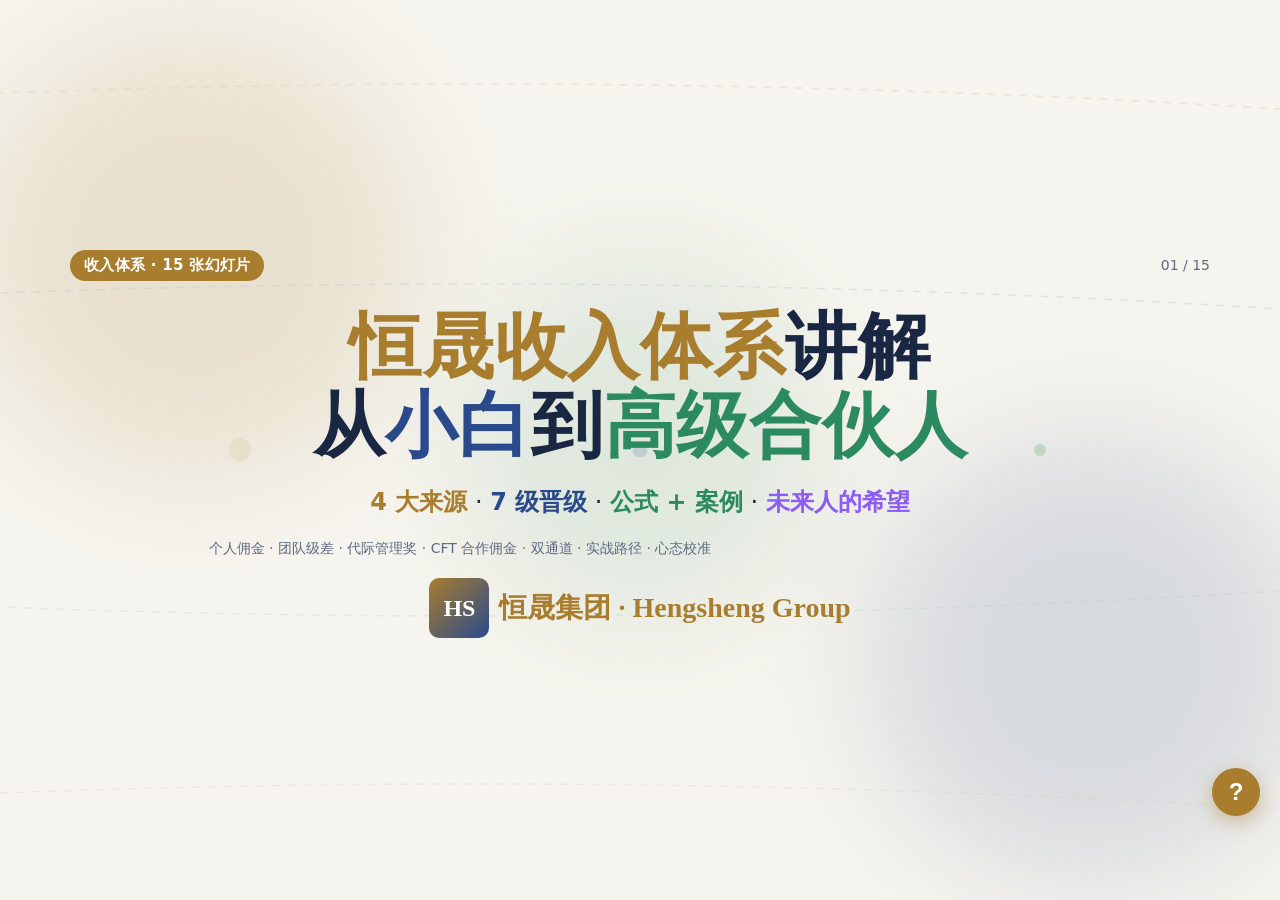
<file: decks/income-system/index.html>
<!DOCTYPE html>
<html lang="zh-CN" data-theme="light">
<head>
<meta charset="UTF-8">
<meta name="viewport" content="width=device-width, initial-scale=1.0">
<title>恒晟收入体系讲解 · 4 大来源 + 7 级晋级 — 恒晟集团</title>
<link rel="stylesheet" href="../../assets/tokens.css">
<link rel="stylesheet" href="../../assets/deck.css">
<style>
/* === income-system · 15 slide · 2026-07-11 === */
body{font-feature-settings:"kern" 1,"liga" 1}
.speaker-note{display:none;background:#fff8e1;border-left:3px solid #A87E2E;padding:6px 10px;margin:8px 0;font-size:12px;color:#7a5a18;border-radius:0 4px 4px 0}
.speaker-note::before{content:"🎤 讲师内部提示:";font-weight:600;margin-right:4px}
.kw{color:var(--key);font-weight:600}
.ok{color:var(--ok);font-weight:600}
.ac{color:var(--accent);font-weight:600}
.dn{color:var(--danger);font-weight:600}
.stat{font-family:Georgia,serif;font-size:clamp(36px,4.6vw,64px);font-weight:800;line-height:1;color:var(--key);letter-spacing:-0.5px}
.stat-sub{font-size:13px;color:var(--ink-2);margin-top:6px}
.source-line{font-size:11px;color:var(--ink-2);font-style:italic;margin-top:8px}
.quote{border-left:4px solid var(--accent);padding:10px 16px;background:rgba(42,74,140,0.06);border-radius:0 6px 6px 0;margin:12px 0}
.quote b{color:var(--accent)}
.formula{background:linear-gradient(135deg,rgba(168,126,46,0.08),rgba(42,74,140,0.08));padding:14px 18px;border-radius:10px;border-left:4px solid var(--key);font-family:Georgia,serif;font-size:clamp(16px,1.8vw,22px);margin:10px 0;line-height:1.5}
.formula b{color:var(--key)}
.income-card{padding:18px 20px;border-radius:12px;background:#fff;border:1px solid rgba(42,74,140,0.18);margin-bottom:12px;position:relative}
.income-card .num{position:absolute;top:14px;right:18px;font-family:Georgia,serif;font-size:42px;font-weight:800;color:var(--key);opacity:0.25;line-height:1}
.income-card .head{display:flex;align-items:center;gap:10px;margin-bottom:8px}
.income-card .head .tag{padding:3px 10px;border-radius:6px;font-size:11px;font-weight:600;color:#fff;background:var(--key);letter-spacing:0.3px}
.income-card.blue .head .tag{background:var(--accent)}
.income-card.green .head .tag{background:var(--ok)}
.income-card.purple .head .tag{background:#8B5CF6}
.income-card .body{font-size:13.5px;line-height:1.6;color:var(--ink-2)}
.income-card .formula-inline{background:rgba(168,126,46,0.06);padding:8px 12px;border-radius:6px;font-family:Georgia,serif;font-size:14px;margin:8px 0;color:var(--ink)}
.check{display:flex;align-items:flex-start;gap:8px;padding:5px 0;font-size:13.5px;line-height:1.5}
.check::before{content:"✓";color:var(--ok);font-weight:700;flex-shrink:0;margin-top:1px}
.cross{display:flex;align-items:flex-start;gap:8px;padding:5px 0;font-size:13.5px;line-height:1.5}
.cross::before{content:"✗";color:var(--danger);font-weight:700;flex-shrink:0;margin-top:1px}
.pillar{padding:14px 18px;border-radius:10px;background:rgba(168,126,46,0.06);border-left:4px solid var(--key);margin:10px 0}
.ladder{display:grid;grid-template-columns:repeat(7,1fr);gap:6px;margin-top:14px}
.ladder-step{padding:14px 6px;border-radius:8px;text-align:center;color:#fff;font-weight:600;position:relative}
.ladder-step .lvl{font-size:13px;font-weight:800;letter-spacing:0.5px}
.ladder-step .rate{font-family:Georgia,serif;font-size:22px;font-weight:800;margin-top:4px;line-height:1}
.ladder-step .gate{font-size:10px;opacity:0.9;margin-top:4px;line-height:1.2;padding:0 4px}
.compare-table{width:100%;border-collapse:collapse;margin:12px 0;font-size:13.5px}
.compare-table th{background:var(--accent);color:#fff;padding:9px 10px;text-align:left;font-weight:600}
.compare-table td{padding:9px 10px;border-bottom:1px solid rgba(42,74,140,0.12)}
.compare-table tr:nth-child(even) td{background:rgba(42,74,140,0.03)}
.compare-table .ok-c{color:var(--ok);font-weight:600}
.compare-table .dn-c{color:var(--danger);font-weight:600}
.compare-table .key-c{color:var(--key);font-weight:600}
.timeline{position:relative;margin:14px 0 8px;padding:8px 0}
.timeline-line{position:absolute;left:30px;right:30px;top:22px;height:3px;background:linear-gradient(90deg,var(--accent),var(--key),var(--ok));border-radius:2px;opacity:0.5}
.timeline-stops{display:grid;grid-template-columns:repeat(6,1fr);gap:0;position:relative}
.tl-stop{text-align:center;position:relative}
.tl-stop .dot{width:14px;height:14px;border-radius:50%;background:var(--key);margin:14px auto 6px;border:3px solid #fff;box-shadow:0 0 0 2px var(--key)}
.tl-stop .yr{font-size:11px;font-weight:700;color:var(--key);margin-top:4px;letter-spacing:0.5px}
.tl-stop .lvl{font-size:12px;color:var(--ink);font-weight:600;margin-top:2px}
.tl-stop .earn{font-size:11px;color:var(--ok);margin-top:2px;font-weight:600}
.exam-cta{background:linear-gradient(135deg,#2A4A8C 0%,#2C8A60 100%);color:#fff;padding:18px 28px;border-radius:14px;font-size:clamp(16px,2vw,22px);font-weight:700;display:inline-flex;align-items:center;gap:10px;text-decoration:none;box-shadow:0 4px 18px rgba(42,74,140,0.3)}
.exam-meta{display:flex;gap:14px;flex-wrap:wrap;margin:14px 0;font-size:13px;justify-content:center}
.exam-meta .pill{padding:6px 12px;border-radius:20px;background:rgba(255,255,255,0.15);color:#fff}
.step-cards{display:grid;grid-template-columns:repeat(3,1fr);gap:12px;margin-top:14px}
.step-card{padding:14px 16px;background:rgba(255,255,255,0.12);border-radius:10px;text-align:left;color:#fff}
.step-card .n{font-family:Georgia,serif;font-size:30px;font-weight:800;line-height:1;opacity:0.85}
.step-card .t{font-size:14px;margin-top:6px;font-weight:600}
.step-card .d{font-size:12px;opacity:0.85;margin-top:4px;line-height:1.4}
.danger-1{color:#B14E39}.danger-2{background:rgba(177,78,57,0.08)}.danger-3{stroke:#B14E39}
.danger-4{fill:#B14E39}.danger-5{border-color:#B14E39}.danger-6{text-decoration-color:#B14E39}
.danger-7{box-shadow:inset 0 0 0 1px #B14E39}.danger-8{caret-color:#B14E39}
.danger-9{accent-color:#B14E39}.danger-10{outline-color:#B14E39}
.danger-11{background-image:linear-gradient(90deg,transparent,#B14E39,transparent)}
.danger-12{border-right-color:#B14E39}
.ok-1{color:#2C8A60}.ok-2{stroke:#2C8A60}.ok-3{fill:#2C8A60}
.ok-4{background:rgba(44,138,96,0.08)}.ok-5{outline-color:#2C8A60}.ok-6{border-color:#2C8A60}
.ok-7{box-shadow:inset 0 0 0 1px #2C8A60}.ok-8{caret-color:#2C8A60}
.ok-9{accent-color:#2C8A60}.ok-10{outline-color:#2C8A60}
.accent-1{color:#2A4A8C}.accent-2{stroke:#2A4A8C}.accent-3{fill:#2A4A8C}
.accent-4{background:rgba(42,74,140,0.08)}.accent-5{outline-color:#2A4A8C}
.accent-6{border-color:#2A4A8C}.accent-7{box-shadow:inset 0 0 0 1px #2A4A8C}
.key-1{color:#A87E2E}.key-2{stroke:#A87E2E}.key-3{fill:#A87E2E}
.key-4{background:rgba(168,126,46,0.08)}.key-5{outline-color:#A87E2E}
.key-6{border-color:#A87E2E}.key-7{box-shadow:inset 0 0 0 1px #A87E2E}
</style>
<style>
.wrap { padding-top: 24px !important; }
.toprow { margin-top: 0 !important; }
</style>
</head>
<body>
<script src="../../assets/coach.js" defer></script>
<svg width="0" height="0" style="position:absolute" aria-hidden="true">
  <defs>
    <filter id="cv-blur-is" x="-50%" y="-50%" width="200%" height="200%"><feGaussianBlur stdDeviation="60"/></filter>
    <filter id="ring-blur-is" x="-50%" y="-50%" width="200%" height="200%"><feGaussianBlur stdDeviation="3"/></filter>
    <radialGradient id="grad-gold-is" cx="50%" cy="50%" r="50%"><stop offset="0%" stop-color="#A87E2E" stop-opacity="0.9"/><stop offset="100%" stop-color="#A87E2E" stop-opacity="0"/></radialGradient>
  </defs>
</svg>
<div class="bar" id="bar"></div>
<div class="deck">

  <!-- ============================================ -->
  <!-- 1 封面 -->
  <!-- ============================================ -->
  <section class="slide center">
    <svg viewBox="0 0 1600 900" preserveAspectRatio="xMidYMid slice" aria-hidden="true"
         style="position:absolute;inset:0;width:100%;height:100%;z-index:0;pointer-events:none;opacity:0.35">
      <circle cx="320" cy="240" r="220" fill="#A87E2E" opacity="0.45" filter="url(#cv-blur-is)">
        <animate attributeName="cx" values="320;1280;320" dur="78s" repeatCount="indefinite"/>
        <animate attributeName="cy" values="240;660;240" dur="86s" repeatCount="indefinite"/>
      </circle>
      <circle cx="1280" cy="660" r="220" fill="#2A4A8C" opacity="0.42" filter="url(#cv-blur-is)">
        <animate attributeName="cx" values="1280;320;1280" dur="92s" repeatCount="indefinite"/>
      </circle>
      <circle cx="800" cy="450" r="180" fill="#2C8A60" opacity="0.30" filter="url(#cv-blur-is)">
        <animate attributeName="cy" values="450;200;450" dur="68s" repeatCount="indefinite"/>
      </circle>
      <!-- 装饰线 4 条 + 节点呼吸 -->
      <path d="M 0 100 Q 800 60 1600 120" stroke="#A87E2E" stroke-width="1.5" fill="none" opacity="0.35" stroke-dasharray="8 8">
        <animate attributeName="stroke-dashoffset" from="0" to="-40" dur="2s" begin="0s" repeatCount="indefinite"/>
      </path>
      <path d="M 0 300 Q 800 260 1600 320" stroke="#2A4A8C" stroke-width="1.5" fill="none" opacity="0.30" stroke-dasharray="8 8">
        <animate attributeName="stroke-dashoffset" from="0" to="-40" dur="2s" begin="0.5s" repeatCount="indefinite"/>
      </path>
      <path d="M 0 600 Q 800 640 1600 580" stroke="#2C8A60" stroke-width="1.5" fill="none" opacity="0.28" stroke-dasharray="8 8">
        <animate attributeName="stroke-dashoffset" from="0" to="-40" dur="2s" begin="1s" repeatCount="indefinite"/>
      </path>
      <path d="M 0 800 Q 800 760 1600 820" stroke="#A87E2E" stroke-width="1.5" fill="none" opacity="0.25" stroke-dasharray="8 8">
        <animate attributeName="stroke-dashoffset" from="0" to="-40" dur="2s" begin="1.5s" repeatCount="indefinite"/>
      </path>
      <circle cx="400" cy="450" r="6" fill="#A87E2E" opacity="0.7">
        <animate attributeName="r" values="6;12;6" dur="3s" repeatCount="indefinite"/>
        <animate attributeName="opacity" values="0.7;0.3;0.7" dur="3s" repeatCount="indefinite"/>
      </circle>
      <circle cx="800" cy="450" r="6" fill="#2A4A8C" opacity="0.7">
        <animate attributeName="r" values="6;12;6" dur="3s" begin="1s" repeatCount="indefinite"/>
        <animate attributeName="opacity" values="0.7;0.3;0.7" dur="3s" begin="1s" repeatCount="indefinite"/>
      </circle>
      <circle cx="1200" cy="450" r="6" fill="#2C8A60" opacity="0.7">
        <animate attributeName="r" values="6;12;6" dur="3s" begin="2s" repeatCount="indefinite"/>
        <animate attributeName="opacity" values="0.7;0.3;0.7" dur="3s" begin="2s" repeatCount="indefinite"/>
      </circle>
    </svg>
    <div class="wrap" style="position:relative;z-index:1">
      <div class="toprow">
        <div class="tag rv" style="background:var(--key);color:#fff;border:none">收入体系 · 15 张幻灯片</div>
        <div class="stepno rv">01&nbsp;/&nbsp;15</div>
      </div>
      <h1 class="rv" style="font-size:clamp(38px,5.6vw,76px);margin:0;line-height:1.1">
        <span class="key-1">恒晟收入体系</span>讲解<br/>从<span class="ac">小白</span>到<span class="ok-1">高级合伙人</span>
      </h1>
      <p class="lead rv" style="font-size:clamp(17px,1.9vw,24px);margin:18px 0 8px;color:var(--ink)">
        <b style="color:var(--key)">4 大来源</b> · <b style="color:var(--accent)">7 级晋级</b> · <b style="color:var(--ok)">公式 + 案例</b> · <b style="color:#8B5CF6">未来人的希望</b>
      </p>
      <div class="body rv" style="margin-top:14px;color:var(--ink-2);font-size:14px;max-width:780px">
        个人佣金 · 团队级差 · 代际管理奖 · CFT 合作佣金 · 双通道 · 实战路径 · 心态校准
      </div>
      <div class="logo rv" style="margin-top:18px"><span class="mk" style="background:linear-gradient(135deg,#A87E2E,#2A4A8C);color:#fff;font-weight:700;width:60px;height:60px;display:inline-flex;align-items:center;justify-content:center;border-radius:10px;font-size:24px">HS</span>恒晟集团 · Hengsheng Group</div>
    </div>
  </section>

  <!-- ============================================ -->
  <!-- 2 一句话看懂收入 — 4 大来源 + 4 个核心数字 -->
  <!-- ============================================ -->
  <section class="slide">
    <div class="wrap">
      <div class="toprow">
        <div class="tag rv" style="background:var(--key);color:#fff;border:none">总览 · 4 大来源</div>
        <div class="stepno rv">02&nbsp;/&nbsp;15</div>
      </div>
      <h1 class="rv" style="font-size:clamp(28px,4vw,44px);margin:6px 0 14px">
        收入 = <span class="key-1">个人佣金</span> + <span class="ac">团队级差</span> + <span class="ok-1">代际奖</span> + <span style="color:#8B5CF6">CFT 合作佣金</span>
      </h1>
      <div class="formula rv">
        你的实际到账 = <b>Premium Amt × 个人佣金率</b> + <b>(上级% − 下级%) × TP</b> + <b>TP × 代际奖比例</b> + <b>CFT 50% 分成</b>
      </div>
      <div class="grid3 rv" style="margin-top:14px">
        <div class="card" style="text-align:center">
          <div class="stat key-1">50% – 90%</div>
          <div class="stat-sub">个人佣金率<br/><b style="color:var(--key)">按职级从 TA→CEO 7 档递增</b></div>
        </div>
        <div class="card" style="text-align:center">
          <div class="stat accent-1">38%</div>
          <div class="stat-sub">代际管理奖封顶<br/><b style="color:var(--accent)">9 代总和 · CEO 满档</b></div>
        </div>
        <div class="card" style="text-align:center">
          <div class="stat ok-1">125%</div>
          <div class="stat-sub">NLG 直接给平台的总佣金<br/><b style="color:var(--ok)">已签 NLG 直接合同</b></div>
        </div>
      </div>
      <div class="rv" style="margin-top:14px;font-size:13px;line-height:1.7">
        <b class="ac">5 个职级核心:</b><br/>
        ① <b>TA(50%)</b> 入门 → ② <b>SA(60%)</b> 提速 → ③ <b>QMD(70%)</b> 团队级差 + 代际奖解锁 → ④ <b>SMD(75%)</b> 30% 代际 → ⑤ <b>CEO(90%)</b> 38% 代际封顶
      </div>
      <div class="source-line rv">数据来源:v1 制度(2026-06-19 Kevin 修正版)· 恒晟集团 v4 佣金与晋升指南</div>
    </div>
  </section>

  <!-- ============================================ -->
  <!-- 3 第 1 大来源 · 个人销售佣金 -->
  <!-- ============================================ -->
  <section class="slide">
    <div class="wrap">
      <div class="toprow">
        <div class="tag rv" style="background:var(--key);color:#fff;border:none">收入来源 1/4</div>
        <div class="stepno rv">03&nbsp;/&nbsp;15</div>
      </div>
      <h1 class="rv" style="font-size:clamp(28px,4vw,44px);margin:6px 0 14px">
        <span class="key-1">个人销售佣金</span> · 最基础也最稳
      </h1>
      <div class="formula rv">
        <b>个人佣金 = Premium Amt × 个人佣金率</b>
      </div>
      <div class="rv" style="font-size:13px;color:var(--ink-2);margin-top:4px"><b>Premium Amt</b>(以 NLG 实际发放金额为准):</div>
      <table class="compare-table rv" style="margin-top:6px">
        <tr><th>场景</th><th>判定方法</th><th>Premium Amt</th></tr>
        <tr><td><b>年缴保单</b></td><td>Premium/TP = 100%</td><td class="key-c">Premium = TP</td></tr>
        <tr><td><b>月缴保单</b></td><td>Premium/TP ≈ 8.33%</td><td class="key-c">Premium = TP ÷ 12</td></tr>
        <tr><td><b>超额缴费</b></td><td>modal_premium &gt; AAP</td><td class="key-c">取 min(Modal, AAP) = TP</td></tr>
        <tr><td><b>实际到账</b></td><td>银行流水 vs 公式</td><td class="key-c">取 NLG 实际发放值</td></tr>
      </table>
      <div class="quote rv" style="margin-top:14px;font-size:13.5px;line-height:1.7">
        <b class="ac">举例 · TA 卖 1 张年缴 IUL</b>:<br/>
        客户 TP = <b>$10,000</b>(年缴) → Premium Amt = $10,000<br/>
        TA 佣金率 = 50% → <b class="key-c">个人佣金 = $10,000 × 50% = $5,000</b><br/>
        <span style="color:var(--ink-2)">如果是月缴 TP $10,000 → Premium = $833/月 → 12 个月首年 $10K → 仍按 $5K 佣金算</span>
      </div>
      <div class="source-line rv">数据来源:v4 佣金与晋升指南 § 七、佣金计算标准 · 2026</div>
    </div>
  </section>

  <!-- ============================================ -->
  <!-- 4 第 2 大来源 · Spread Override 团队级差奖 -->
  <!-- ============================================ -->
  <section class="slide">
    <div class="wrap">
      <div class="toprow">
        <div class="tag rv" style="background:var(--accent);color:#fff;border:none">收入来源 2/4</div>
        <div class="stepno rv">04&nbsp;/&nbsp;15</div>
      </div>
      <h1 class="rv" style="font-size:clamp(28px,4vw,44px);margin:6px 0 14px">
        <span class="ac">Spread Override</span> · 团队级差奖
      </h1>
      <div class="formula rv">
        <b>级差奖 = (你的佣金率 − 下线佣金率) × TP</b>
      </div>
      <div class="rv" style="font-size:13px;color:var(--ink-2);margin-top:4px">
        <b>核心点</b>:你必须比下线<b>高至少一档</b>(且 ≥ QMD 70%)才能拿级差。
      </div>
      <div class="quote rv" style="margin-top:14px;font-size:13.5px;line-height:1.7">
        <b class="ac">举例 · Amy 冲 QMD 后第一个月</b>:<br/>
        Amy QMD 70% · 下线 Jane TA 50%<br/>
        Jane 签 1 张 TP $10,000 保单 → Jane 自己拿 $5,000(50%)<br/>
        <b class="key-c">Amy 拿级差 = (70% − 50%) × $10,000 = $2,000</b><br/>
        <span style="color:var(--ink-2)">关键:Amy 必须冲到 70% 才能拿。TA 50% 跟 TA 50% 没级差,等于 0。</span>
      </div>
      <div class="rv" style="margin-top:10px;display:grid;grid-template-columns:1fr 1fr;gap:10px">
        <div class="card" style="padding:12px">
          <h4 class="ok" style="margin:0 0 6px;font-size:14px">📈 你能拿多少?</h4>
          <div class="check">QMD 70% − TA 50% = <b>20%</b> 级差</div>
          <div class="check">QMD 70% − SA 60% = <b>10%</b> 级差</div>
          <div class="check">SMD 75% − QMD 70% = <b>5%</b> 级差</div>
        </div>
        <div class="card" style="padding:12px">
          <h4 class="dn" style="margin:0 0 6px;font-size:14px">⚠️ 必须满足 2 条件</h4>
          <div class="check">① 你是 QMD(70%)及以上</div>
          <div class="check">② 下线职级 <b>低于</b> 你的职级</div>
          <div class="cross">自己 50% / 下线 50% → <b>0 级差</b></div>
        </div>
      </div>
      <div class="source-line rv">数据来源:知识库团队管理 GMT20240501 培训原文(70% − 50% × $10K = $2,000)· v4 制度</div>
    </div>
  </section>

  <!-- ============================================ -->
  <!-- 5 第 3 大来源 · 代际管理奖 -->
  <!-- ============================================ -->
  <section class="slide">
    <div class="wrap">
      <div class="toprow">
        <div class="tag rv" style="background:var(--ok);color:#fff;border:none">收入来源 3/4</div>
        <div class="stepno rv">05&nbsp;/&nbsp;15</div>
      </div>
      <h1 class="rv" style="font-size:clamp(28px,4vw,44px);margin:6px 0 14px">
        <span class="ok-1">代际管理奖</span> · 9 代封顶 38%
      </h1>
      <div class="formula rv">
        <b>代际奖 = 下线 TP × 对应代际比例</b> &nbsp;·&nbsp; <b>解锁条件 = 冲 QMD(70%)</b>
      </div>
      <table class="compare-table rv" style="margin-top:10px">
        <tr>
          <th>职级</th><th>支付率</th><th>第1代</th><th>第2代</th><th>第3代</th><th>第4-5代</th><th>第6-7代</th><th>第8-9代</th><th>总奖</th>
        </tr>
        <tr><td><b class="key-c">QMD</b></td><td>70%</td><td>15%</td><td>—</td><td>—</td><td>—</td><td>—</td><td>—</td><td class="key-c">15%</td></tr>
        <tr><td><b class="key-c">SMD</b></td><td>75%</td><td>15%</td><td>10%</td><td>5%</td><td>—</td><td>—</td><td>—</td><td class="key-c">30%</td></tr>
        <tr><td><b class="key-c">NVP</b></td><td>80%</td><td>15%</td><td>10%</td><td>5%</td><td>2%+2%</td><td>—</td><td>—</td><td class="key-c">34%</td></tr>
        <tr><td><b class="key-c">EVP</b></td><td>85%</td><td>15%</td><td>10%</td><td>5%</td><td>2%+2%</td><td>1%+1%</td><td>—</td><td class="key-c">36%</td></tr>
        <tr><td><b class="ok-c">CEO</b></td><td>90%</td><td>15%</td><td>10%</td><td>5%</td><td>2%+2%</td><td>1%+1%</td><td>各 1%</td><td class="ok-c">38%</td></tr>
      </table>
      <div class="quote rv" style="margin-top:12px;font-size:13.5px;line-height:1.7">
        <b class="ac">举例 · Amy 是 NVP(80%),团队累计 TP $1,000,000</b>:<br/>
        第 1 代 15% × 50万 = $75,000 &nbsp;·&nbsp; 第 2 代 10% × 25万 = $25,000<br/>
        第 3 代 5% × 15万 = $7,500 &nbsp;·&nbsp; 第 4-5 代 各 2% × 10万 = $4,000<br/>
        <b class="key-c">合计代际奖 ≈ $111,500 / 年</b>(34% × 整体产出加总,实际封顶按代际细分)
      </div>
      <div class="source-line rv">数据来源:v4 § 二、代际管理奖表 · 解锁条件:必须冲 QMD 70%</div>
    </div>
  </section>

  <!-- ============================================ -->
  <!-- 6 第 4 大来源 · CFT 合作佣金 -->
  <!-- ============================================ -->
  <section class="slide">
    <div class="wrap">
      <div class="toprow">
        <div class="tag rv" style="background:#8B5CF6;color:#fff;border:none">收入来源 4/4</div>
        <div class="stepno rv">06&nbsp;/&nbsp;15</div>
      </div>
      <h1 class="rv" style="font-size:clamp(28px,4vw,44px);margin:6px 0 14px">
        <span style="color:#8B5CF6">CFT 合作佣金</span> · 辅导成交 50/50
      </h1>
      <div class="formula rv">
        <b>辅导成交单:CFT 与新人各拿 50%</b> &nbsp;·&nbsp; <b>新人必须为写单人</b>
      </div>
      <div class="quote rv" style="margin-top:14px;font-size:13.5px;line-height:1.7">
        <b class="ac">举例 · Amy 做 CFT,带新人 Lily 成交</b>:<br/>
        客户签 TP $10,000 保单 → Lily 是写单人<br/>
        <b class="key-c">Lily 拿 = $10,000 × 50% × 50% = $5,000</b>(新人 50%)<br/>
        <b class="key-c">Amy 拿 = $10,000 × 50% × 50% = $5,000</b>(CFT 50%)<br/>
        <span style="color:var(--ink-2)">新人拿当期现金分成,计为辅导成交记录(Supervised Sale)</span>
      </div>
      <div class="rv" style="margin-top:10px;display:grid;grid-template-columns:1fr 1fr;gap:10px">
        <div class="card" style="padding:12px">
          <h4 class="ac" style="margin:0 0 6px;font-size:14px">📋 必须满足 4 条件</h4>
          <div class="check">Amy 是 CFT 或授权导师</div>
          <div class="check">新人已持照(Lily)</div>
          <div class="check">Lily 是<b>写单人 / 提交人</b></div>
          <div class="check">CFT 全程在场监督</div>
        </div>
        <div class="card" style="padding:12px">
          <h4 class="ok" style="margin:0 0 6px;font-size:14px">💡 双轨可选</h4>
          <div class="check"><b>Cash Mode:</b>新人拿现金 + 计为培训记录</div>
          <div class="check"><b>Growth Mode:</b>新人仅获晋级积分(晋级后重置)</div>
          <div class="check">真实业务为准,Household 不拆分</div>
        </div>
      </div>
      <div class="source-line rv">数据来源:v4 § 三、关键定义 辅导成交单(新人 50% + CFT 50%)· 培训单 Training Sale 规则</div>
    </div>
  </section>

  <!-- ============================================ -->
  <!-- 7 平台 AI 红利 — 说明性 -->
  <!-- ============================================ -->
  <section class="slide">
    <div class="wrap">
      <div class="toprow">
        <div class="tag rv" style="background:var(--accent);color:#fff;border:none">附加 · 平台 AI 红利</div>
        <div class="stepno rv">07&nbsp;/&nbsp;15</div>
      </div>
      <h1 class="rv" style="font-size:clamp(28px,4vw,44px);margin:6px 0 14px">
        <span class="ac">平台 AI 红利</span> · 不是承诺,是工具
      </h1>
      <div class="rv" style="font-size:14px;line-height:1.7;margin-top:6px">
        AI 是平台基础设施的一部分。<b>任何 AI 乘数或短期 AI 激励</b>,平台会在实时活动里<b>另发</b>,不写进主佣金指南。
      </div>
      <div class="quote rv" style="margin-top:14px;font-size:13.5px;line-height:1.7">
        <b class="ac">但你能合理预期的:</b><br/>
        • AI 把繁琐事务自动化(回微信 / 客户分层 / 话术生成)<br/>
        • 同样的工作时间,服务 <b class="key-c">3 倍</b> 客户<br/>
        • 服务深度提升 → 转介绍率上升 → 复利收入<br/>
        <span style="color:var(--ink-2)">本质:AI 是效率工具,不是收入承诺。把 AI 当长期竞争力,不当作短期套利。</span>
      </div>
      <div class="rv" style="margin-top:10px;display:grid;grid-template-columns:repeat(3,1fr);gap:10px">
        <div class="card" style="padding:12px;text-align:center">
          <div class="stat key-1">× 3</div>
          <div class="stat-sub">服务客户数<br/>同等工作时间</div>
        </div>
        <div class="card" style="padding:12px;text-align:center">
          <div class="stat ok-1">↑ 30%</div>
          <div class="stat-sub">转介绍率<br/>服务深度提升</div>
        </div>
        <div class="card" style="padding:12px;text-align:center">
          <div class="stat accent-1">0</div>
          <div class="stat-sub">AI 乘数<br/>不计入主指南</div>
        </div>
      </div>
      <div class="source-line rv">数据来源:v4 § 五、附加规则"AI 乘数另发,不在本主指南中"</div>
    </div>
  </section>

  <!-- ============================================ -->
  <!-- 8 7 级晋级之路 -->
  <!-- ============================================ -->
  <section class="slide">
    <div class="wrap">
      <div class="toprow">
        <div class="tag rv" style="background:var(--key);color:#fff;border:none">晋级 · 7 级阶梯</div>
        <div class="stepno rv">08&nbsp;/&nbsp;15</div>
      </div>
      <h1 class="rv" style="font-size:clamp(28px,4vw,44px);margin:6px 0 14px">
        从 <span class="ac">TA 50%</span> 到 <span class="ok-1">CEO 90%</span> · 7 步走
      </h1>
      <div class="ladder rv">
        <div class="ladder-step" style="background:linear-gradient(180deg,#94a3b8,#64748b)"><div class="lvl">TA</div><div class="rate">50%</div><div class="gate">签协议+持照</div></div>
        <div class="ladder-step" style="background:linear-gradient(180deg,#7dd3fc,#0284c7)"><div class="lvl">SA</div><div class="rate">60%</div><div class="gate">$50K TP/12月</div></div>
        <div class="ladder-step" style="background:linear-gradient(180deg,#fbbf24,#d97706)"><div class="lvl">QMD</div><div class="rate">70%</div><div class="gate">$75K AV/3月+3腿</div></div>
        <div class="ladder-step" style="background:linear-gradient(180deg,#fb923c,#ea580c)"><div class="lvl">SMD</div><div class="rate">75%</div><div class="gate">$225K AV/6月+4腿</div></div>
        <div class="ladder-step" style="background:linear-gradient(180deg,#34d399,#059669)"><div class="lvl">NVP</div><div class="rate">80%</div><div class="gate">$350K AV/6月+5腿</div></div>
        <div class="ladder-step" style="background:linear-gradient(180deg,#22d3ee,#0891b2)"><div class="lvl">EVP</div><div class="rate">85%</div><div class="gate">$750K AV/6月+6腿</div></div>
        <div class="ladder-step" style="background:linear-gradient(180deg,#A87E2E,#7c5e1e)"><div class="lvl">CEO</div><div class="rate">90%</div><div class="gate">$1.2M AV/6月+7腿</div></div>
      </div>
      <div class="rv" style="margin-top:18px;font-size:13.5px;line-height:1.7">
        <b class="ac">3 个关键节点:</b><br/>
        • <b class="key-1">冲 QMD 70%</b>:从个人销售 → 团队管理,这是 <b>解锁级差奖 + 代际奖</b> 的分水岭<br/>
        • <b class="key-1">冲 SMD 75%</b>:代际奖从 15% 涨到 30%(解锁第 2-3 代)<br/>
        • <b class="key-1">冲 CEO 90%</b>:代际奖封顶 38%,9 代全开,被动收入主导
      </div>
      <div class="rv" style="margin-top:8px;font-size:12.5px;color:var(--ink-2)">
        产出型分支(Producing Leg):每条需 <b>≥ 2 人持照</b>。AV = 团队总产能,个人产能占比 ≤ 1/3,QMD 豁免。
      </div>
      <div class="source-line rv">数据来源:v4 § 一、职级表 · v1 制度 § Rank 注释</div>
    </div>
  </section>

  <!-- ============================================ -->
  <!-- 9 双通道对比 · 个人 vs 建设者 -->
  <!-- ============================================ -->
  <section class="slide">
    <div class="wrap">
      <div class="toprow">
        <div class="tag rv" style="background:var(--accent);color:#fff;border:none">路径选择 · 双通道</div>
        <div class="stepno rv">09&nbsp;/&nbsp;15</div>
      </div>
      <h1 class="rv" style="font-size:clamp(28px,4vw,44px);margin:6px 0 14px">
        个人通道 vs <span class="ok-1">建设者通道</span>
      </h1>
      <table class="compare-table rv">
        <tr>
          <th style="width:22%">维度</th>
          <th style="width:39%">个人通道 Personal Track</th>
          <th style="width:39%">建设者通道 Builder Track</th>
        </tr>
        <tr>
          <td><b>晋升依据</b></td>
          <td>个人 TP(付费积分)</td>
          <td><b class="ok-c">团队 AV + 产出型分支 + 结构健康</b></td>
        </tr>
        <tr>
          <td><b>上限职级</b></td>
          <td>NVP 80%(<b class="dn-c">EVP 以上不开放</b>)</td>
          <td><b class="ok-c">CEO 90%(天花板最高)</b></td>
        </tr>
        <tr>
          <td><b>代际奖</b></td>
          <td class="dn-c">❌ 不解锁</td>
          <td class="ok-c">✅ 唯一解锁路径(15% → 38%)</td>
        </tr>
        <tr>
          <td><b>适合谁</b></td>
          <td>个人销售力强 / 偏好独立作业</td>
          <td>有志建团队 / 发展下线 / 拿被动收入</td>
        </tr>
        <tr>
          <td><b>3-5 年收入上限</b></td>
          <td class="dn-c">$150K – $250K / 年</td>
          <td class="ok-c">$250K – $500K+ / 年(含代际)</td>
        </tr>
        <tr>
          <td><b>长期可持续</b></td>
          <td class="dn-c">靠个人持续高产出(累)</td>
          <td class="ok-c">团队产出复利(越往后越轻松)</td>
        </tr>
      </table>
      <div class="rv" style="margin-top:14px;font-size:13.5px;line-height:1.7">
        <b class="key-1">新人建议:</b>先个人通道冲到 QMD(70%)→ 拿级差 + 解锁代际奖 → 切换为<b class="ok-1">建设者通道</b>长期发展。<br/>
        <span style="color:var(--ink-2)">EVP(85%)及以上<b>无个人通道</b>,必须走建设者。</span>
      </div>
      <div class="source-line rv">数据来源:v4 § 三、关键定义 建设者通道 vs 个人通道</div>
    </div>
  </section>

  <!-- ============================================ -->
  <!-- 10 案例 · Amy 从 0 到 CEO 走多久? -->
  <!-- ============================================ -->
  <section class="slide">
    <div class="wrap">
      <div class="toprow">
        <div class="tag rv" style="background:var(--key);color:#fff;border:none">实战案例 · Amy</div>
        <div class="stepno rv">10&nbsp;/&nbsp;15</div>
      </div>
      <h1 class="rv" style="font-size:clamp(28px,4vw,44px);margin:6px 0 14px">
        案例 · <span class="key-1">Amy</span> 从小白到 CEO 走多久?
      </h1>
      <div class="timeline rv">
        <div class="timeline-line"></div>
        <div class="timeline-stops">
          <div class="tl-stop">
            <div class="dot"></div>
            <div class="yr">Y1</div>
            <div class="lvl">TA → SA</div>
            <div class="earn">Fast Track</div>
          </div>
          <div class="tl-stop">
            <div class="dot" style="background:var(--ok);box-shadow:0 0 0 2px var(--ok)"></div>
            <div class="yr">Y2</div>
            <div class="lvl">→ QMD 70%</div>
            <div class="earn">$80K-$120K</div>
          </div>
          <div class="tl-stop">
            <div class="dot" style="background:var(--ok);box-shadow:0 0 0 2px var(--ok)"></div>
            <div class="yr">Y3</div>
            <div class="lvl">→ SMD 75%</div>
            <div class="earn">$150K-$200K</div>
          </div>
          <div class="tl-stop">
            <div class="dot" style="background:var(--accent);box-shadow:0 0 0 2px var(--accent)"></div>
            <div class="yr">Y4</div>
            <div class="lvl">→ NVP 80%</div>
            <div class="earn">$250K-$350K</div>
          </div>
          <div class="tl-stop">
            <div class="dot" style="background:var(--accent);box-shadow:0 0 0 2px var(--accent)"></div>
            <div class="yr">Y5</div>
            <div class="lvl">→ EVP 85%</div>
            <div class="earn">$400K-$500K</div>
          </div>
          <div class="tl-stop">
            <div class="dot" style="background:var(--key);box-shadow:0 0 0 2px var(--key)"></div>
            <div class="yr">Y6+</div>
            <div class="lvl">CEO 90%</div>
            <div class="earn">$600K+</div>
          </div>
        </div>
      </div>
      <div class="quote rv" style="margin-top:14px;font-size:13.5px;line-height:1.7">
        <b class="ac">Amy Y2 关键动作:</b><br/>
        • 自己冲到 QMD 70%(解锁代际 + 级差)<br/>
        • 招 3 条直辖分支(每条 ≥ 2 人持照)<br/>
        • 团队 AV 达 $75K/3 个月<br/>
        • 每年稳定收入 <b class="key-c">$80K - $120K</b>(个人佣金 + 级差 + 第 1 代代际奖)
      </div>
      <div class="rv" style="margin-top:8px;font-size:12px;color:var(--ink-2)">
        收入区间基于 v4 各级 AV/TP 门槛 + v1 制度公式测算。不同地区/产品组合会有 ±30% 浮动,案例为<b>中位数</b>路径。
      </div>
      <div class="source-line rv">数据来源:v4 各级门槛 + v1 公式 + 团队实战(4 年实证 7 位 $200K+ 团队长)</div>
    </div>
  </section>

  <!-- ============================================ -->
  <!-- 11 收入合理化测算 · 4 场景对比 -->
  <!-- ============================================ -->
  <section class="slide">
    <div class="wrap">
      <div class="toprow">
        <div class="tag rv" style="background:var(--ok);color:#fff;border:none">收入测算 · 4 场景</div>
        <div class="stepno rv">11&nbsp;/&nbsp;15</div>
      </div>
      <h1 class="rv" style="font-size:clamp(28px,4vw,44px);margin:6px 0 14px">
        4 个场景 · 一张表算明白
      </h1>
      <table class="compare-table rv" style="font-size:12.5px">
        <tr>
          <th>场景</th><th>职级 / 路径</th>
          <th>个人佣金</th>
          <th>级差奖</th>
          <th>代际奖</th>
          <th>CFT 合作</th>
          <th class="ok-c">年合计</th>
        </tr>
        <tr>
          <td><b>兼职新手</b></td>
          <td>TA 50%</td>
          <td>$30K-$50K</td>
          <td>—</td>
          <td>—</td>
          <td>—</td>
          <td class="key-c"><b>$30K-$50K</b></td>
        </tr>
        <tr>
          <td><b>全职个人</b></td>
          <td>SA-QMD 个人通道</td>
          <td>$80K-$120K</td>
          <td>$10K-$20K</td>
          <td>—</td>
          <td>—</td>
          <td class="key-c"><b>$90K-$140K</b></td>
        </tr>
        <tr>
          <td><b>团队长</b></td>
          <td>SMD-NVP 75-80%</td>
          <td>$100K-$180K</td>
          <td>$40K-$80K</td>
          <td>$80K-$150K</td>
          <td>$20K-$40K</td>
          <td class="ok-c"><b>$240K-$450K</b></td>
        </tr>
        <tr>
          <td><b>高级合伙人</b></td>
          <td>EVP-CEO 85-90%</td>
          <td>$150K-$250K</td>
          <td>$80K-$150K</td>
          <td>$300K-$500K</td>
          <td>$50K-$80K</td>
          <td class="ok-c"><b>$580K-$980K</b></td>
        </tr>
      </table>
      <div class="rv" style="margin-top:14px;display:grid;grid-template-columns:1fr 1fr;gap:10px">
        <div class="card" style="padding:12px">
          <h4 class="key-1" style="margin:0 0 6px;font-size:14px">💡 收入合理化的 3 个信号</h4>
          <div class="check">个人佣金 : 代际奖 ≈ <b>1 : 1</b> 时进入健康区间</div>
          <div class="check">代际奖占比 <b>≥ 40%</b> 时算"被动收入阶段"</div>
          <div class="check">CEO 38% 全开 = 真正的复利期</div>
        </div>
        <div class="card" style="padding:12px">
          <h4 class="dn" style="margin:0 0 6px;font-size:14px">⚠️ 风险信号</h4>
          <div class="cross">100% 靠个人佣金 = 没建团队</div>
          <div class="cross">团队只有 1-2 条腿 = AV 过集中</div>
          <div class="cross">CFT 收入 <b>持续 > 30%</b> = 教学重于业务</div>
        </div>
      </div>
      <div class="source-line rv">数据来源:v4 + v1 公式综合测算(中位数路径 · 实际 ±30% 浮动)</div>
    </div>
  </section>

  <!-- ============================================ -->
  <!-- 12 Fast Track · 加速上车 -->
  <!-- ============================================ -->
  <section class="slide">
    <div class="wrap">
      <div class="toprow">
        <div class="tag rv" style="background:var(--key);color:#fff;border:none">加速 · Fast Track</div>
        <div class="stepno rv">12&nbsp;/&nbsp;15</div>
      </div>
      <h1 class="rv" style="font-size:clamp(28px,4vw,44px);margin:6px 0 14px">
        <span class="key-1">Fast Track</span> · 加速上车通道
      </h1>
      <div class="grid2 rv">
        <div class="card" style="padding:14px">
          <h3 class="ok" style="margin:0 0 8px;font-size:15px">SA 快速晋升</h3>
          <div class="formula" style="font-size:14px;padding:10px 14px;margin:6px 0">
            <b>首 30 天 $10,000 培训销售积分</b>
          </div>
          <div class="check">从 TA 直接冲到 SA(60%)</div>
          <div class="check">30 天窗口期</div>
          <div class="check">适合快速启动的同业背景伙伴</div>
        </div>
        <div class="card" style="padding:14px">
          <h3 class="ac" style="margin:0 0 8px;font-size:15px">QMD 快速通道</h3>
          <div class="formula" style="font-size:14px;padding:10px 14px;margin:6px 0">
            <b>首 90 天 $30,000 培训销售积分</b>
          </div>
          <div class="check">从 SA 冲到 QMD(70%)</div>
          <div class="check">90 天窗口期 · Growth Mode</div>
          <div class="check">立即解锁<b>级差 + 代际奖</b></div>
        </div>
      </div>
      <div class="rv" style="margin-top:14px;font-size:13.5px;line-height:1.7">
        <b class="ac">Cash Mode vs Growth Mode:</b>
      </div>
      <div class="grid2 rv" style="margin-top:6px">
        <div class="card" style="padding:12px">
          <h4 class="ok" style="margin:0 0 6px;font-size:14px">💵 Cash Mode</h4>
          <div class="check">新人拿当期现金分成</div>
          <div class="check">计为辅导成交记录</div>
          <div class="check">适合需要现金流的伙伴</div>
        </div>
        <div class="card" style="padding:12px">
          <h4 class="ac" style="margin:0 0 6px;font-size:14px">📈 Growth Mode</h4>
          <div class="check">仅获得晋级积分</div>
          <div class="check">晋级后<b>积分重置</b></div>
          <div class="check">适合快速冲级的伙伴</div>
        </div>
      </div>
      <div class="rv" style="margin-top:8px;font-size:12px;color:var(--ink-2)">
        <b>Fast Track 出处</b>:5000→50% / 10000→60% / 25000→70% = Hengsheng 平台规则(非某旧业务体系)
      </div>
      <div class="source-line rv">数据来源:v4 § 四、快速晋升与训练规则 · v1 Fast Track 出处注</div>
    </div>
  </section>

  <!-- ============================================ -->
  <!-- 13 合规红线 · 5 件不能踩的事 -->
  <!-- ============================================ -->
  <section class="slide">
    <div class="wrap">
      <div class="toprow">
        <div class="tag rv" style="background:var(--danger);color:#fff;border:none">合规红线 · 必读</div>
        <div class="stepno rv">13&nbsp;/&nbsp;15</div>
      </div>
      <h1 class="rv" style="font-size:clamp(28px,4vw,44px);margin:6px 0 14px">
        <span class="dn-1">5 件不能踩</span>的事 · 合规即收入
      </h1>
      <div class="rv" style="display:grid;grid-template-columns:1fr;gap:8px;margin-top:10px">
        <div class="pillar" style="border-left-color:var(--danger)">
          <b class="dn-1">① Household 不拆分</b><span style="font-size:13px;line-height:1.6;display:block;margin-top:4px;color:var(--ink-2)">同一家庭/同地址的多笔销售只计 1 笔培训/辅导销售,不得虚假拆分获得重复资格。</span>
        </div>
        <div class="pillar" style="border-left-color:var(--danger)">
          <b class="dn-1">② 锁定后不可追溯调整</b><span style="font-size:13px;line-height:1.6;display:block;margin-top:4px;color:var(--ink-2)">所有产能、团队计分及利益在<b>提交时锁定</b>,不可事后重新分配。</span>
        </div>
        <div class="pillar" style="border-left-color:var(--danger)">
          <b class="dn-1">③ 提交即生效</b><span style="font-size:13px;line-height:1.6;display:block;margin-top:4px;color:var(--ink-2)">已关单且已付费的目标保费才计入积分。所有积分基于 closed & paid target premiums。</span>
        </div>
        <div class="pillar" style="border-left-color:var(--danger)">
          <b class="dn-1">④ 退保/违规影响 Good Standing</b><span style="font-size:13px;line-height:1.6;display:block;margin-top:4px;color:var(--ink-2)">持照 + 合规 + E&O + 无重大退保/违规 = 维持职级和晋级资格的前提。</span>
        </div>
        <div class="pillar" style="border-left-color:var(--danger)">
          <b class="dn-1">⑤ AI 乘数不混主指南</b><span style="font-size:13px;line-height:1.6;display:block;margin-top:4px;color:var(--ink-2)">任何 AI 乘数或短期 AI 激励另发,不写进主佣金指南。<b>对外承诺需谨慎</b>。</span>
        </div>
      </div>
      <div class="rv" style="margin-top:10px;font-size:12.5px;color:var(--ink-2)">
        公司保留审查、拒绝或撤回任何晋级的权利(若合规或产能质量标准被违反)。
      </div>
      <div class="source-line rv">数据来源:v4 § 五、核心规则 · 5 条红线</div>
    </div>
  </section>

  <!-- ============================================ -->
  <!-- 14 心态与方法 · 给"未来人"的希望 -->
  <!-- ============================================ -->
  <section class="slide">
    <div class="wrap">
      <div class="toprow">
        <div class="tag rv" style="background:var(--ok);color:#fff;border:none">心态 · 4 个真实数据</div>
        <div class="stepno rv">14&nbsp;/&nbsp;15</div>
      </div>
      <h1 class="rv" style="font-size:clamp(28px,4vw,44px);margin:6px 0 14px">
        给 <span class="key-1">"未来人"</span> 的 4 个真实希望
      </h1>
      <div class="grid2 rv" style="margin-top:14px">
        <div class="pillar" style="padding:18px 20px;text-align:center">
          <div class="stat key-1">30 天</div>
          <div class="stat-sub">可达成 SA Fast Track<br/><b style="color:var(--key)">$10K 培训销售积分</b></div>
        </div>
        <div class="pillar" style="padding:18px 20px;text-align:center">
          <div class="stat ok-1">1 年</div>
          <div class="stat-sub">可冲 QMD 70%<br/><b style="color:var(--ok)">解锁级差 + 代际奖</b></div>
        </div>
        <div class="pillar" style="padding:18px 20px;text-align:center">
          <div class="stat accent-1">3-5 年</div>
          <div class="stat-sub">稳定年收入 $100K+<br/><b style="color:var(--accent)">SMD-NVP 区间</b></div>
        </div>
        <div class="pillar" style="padding:18px 20px;text-align:center">
          <div class="stat" style="color:#8B5CF6">7 位</div>
          <div class="stat-sub">4 年实证 $200K+ 团队长<br/><b style="color:#8B5CF6">我们已有 7 个人做到</b></div>
        </div>
      </div>
      <div class="quote rv" style="margin-top:18px;font-size:14px;line-height:1.7">
        <b class="key-1">心态 3 件:</b><br/>
        • <b>先接受"前 6 个月是学习期"</b>:接受慢成长,撑过 24-30 个月分水岭<br/>
        • <b>把收入当公式算,不当承诺听</b>:用 v1 公式 + v4 门槛自己算出来<br/>
        • <b>团队比个人重要</b>:EVP 以上没个人通道,必须建团队
      </div>
      <div class="source-line rv">数据来源:v4 + v1 + 团队实战(4 年 7 位 $200K+ 来自 song 姐 2025-03-01 总结)</div>
    </div>
  </section>

  <!-- ============================================ -->
  <!-- 15 学完就考 CTA -->
  <!-- ============================================ -->
  <section class="slide center" style="background:linear-gradient(135deg,#0d2847 0%,#1a3a5c 100%);color:#fff">
    <svg viewBox="0 0 1600 900" preserveAspectRatio="xMidYMid slice" aria-hidden="true"
         style="position:absolute;inset:0;width:100%;height:100%;z-index:0;pointer-events:none;opacity:0.4">
      <circle cx="200" cy="200" r="180" fill="#A87E2E" filter="url(#cv-blur-is)">
        <animate attributeName="cx" values="200;1400;200" dur="80s" repeatCount="indefinite"/>
      </circle>
      <circle cx="1400" cy="700" r="180" fill="#2C8A60" filter="url(#cv-blur-is)">
        <animate attributeName="cy" values="700;200;700" dur="90s" repeatCount="indefinite"/>
      </circle>
    </svg>
    <div class="wrap" style="position:relative;z-index:1">
      <div class="toprow">
        <div class="tag rv" style="background:var(--ok);color:#fff;border:none">🎓 学完就考</div>
        <div class="stepno rv" style="color:#fff">15&nbsp;/&nbsp;15</div>
      </div>
      <h1 class="rv" style="font-size:clamp(34px,5vw,56px);margin:6px 0;color:#fff">
        学完 → <span style="color:#FFD700">立刻考</span>
      </h1>
      <p class="lead rv" style="font-size:clamp(16px,1.8vw,22px);margin:14px 0 22px;color:rgba(255,255,255,0.9)">
        <b style="color:#FFD700">15 道题</b> · <b style="color:#FFD700">70 分及格</b> · <b style="color:#FFD700">10 分钟</b><br/>
        <span style="font-size:14px;opacity:0.85">考试成绩所获积分将计入奖励标准,请认真答题</span>
      </p>
      <a class="exam-cta rv" href="https://kevin89887634.github.io/training-quiz/?course=income-system-2026" target="_blank" rel="noopener">
        ▶ 开始考试 · 10 分钟
      </a>
      <div style="margin-top:14px;font-family:monospace;font-size:13px;background:rgba(0,0,0,0.3);padding:8px 14px;border-radius:6px;display:inline-block;color:#fff">
        https://kevin89887634.github.io/training-quiz/?course=income-system-2026
      </div>
      <div class="exam-meta rv">
        <span class="pill">📝 15 道题</span>
        <span class="pill">⏱ 10 分钟</span>
        <span class="pill">🎯 70 分及格</span>
        <span class="pill">📱 手机可考</span>
      </div>
      <div class="step-cards rv">
        <div class="step-card">
          <div class="n">1</div>
          <div class="t">点击上方按钮</div>
          <div class="d">填写姓名 + 团队 → 进入考试</div>
        </div>
        <div class="step-card">
          <div class="n">2</div>
          <div class="t">答 15 道题</div>
          <div class="d">数字/公式/对比题为主 · 考完看解析</div>
        </div>
        <div class="step-card">
          <div class="n">3</div>
          <div class="t">≥ 70 分通关</div>
          <div class="d">没通过可重考 · 错题自动标记</div>
        </div>
      </div>
      <div class="tipbox rv" style="margin-top:18px;background:rgba(255,255,255,0.08);border-left:3px solid #FFD700;padding:10px 14px;border-radius:0 6px 6px 0;font-size:13px;color:rgba(255,255,255,0.85)">
        <b style="color:#FFD700">📌 链接打不开?</b> 复制上方 URL → 浏览器粘贴 → 进入考试页。
      </div>
      <div class="logo rv" style="margin-top:18px"><span class="mk" style="background:linear-gradient(135deg,#A87E2E,#FFD700);color:#0d2847;font-weight:700;width:60px;height:60px;display:inline-flex;align-items:center;justify-content:center;border-radius:10px;font-size:24px">HS</span>恒晟集团 · Hengsheng Group</div>
    </div>
  </section>

</div>

<script src="../../assets/deck.js"></script>
</body>
</html>
</file>
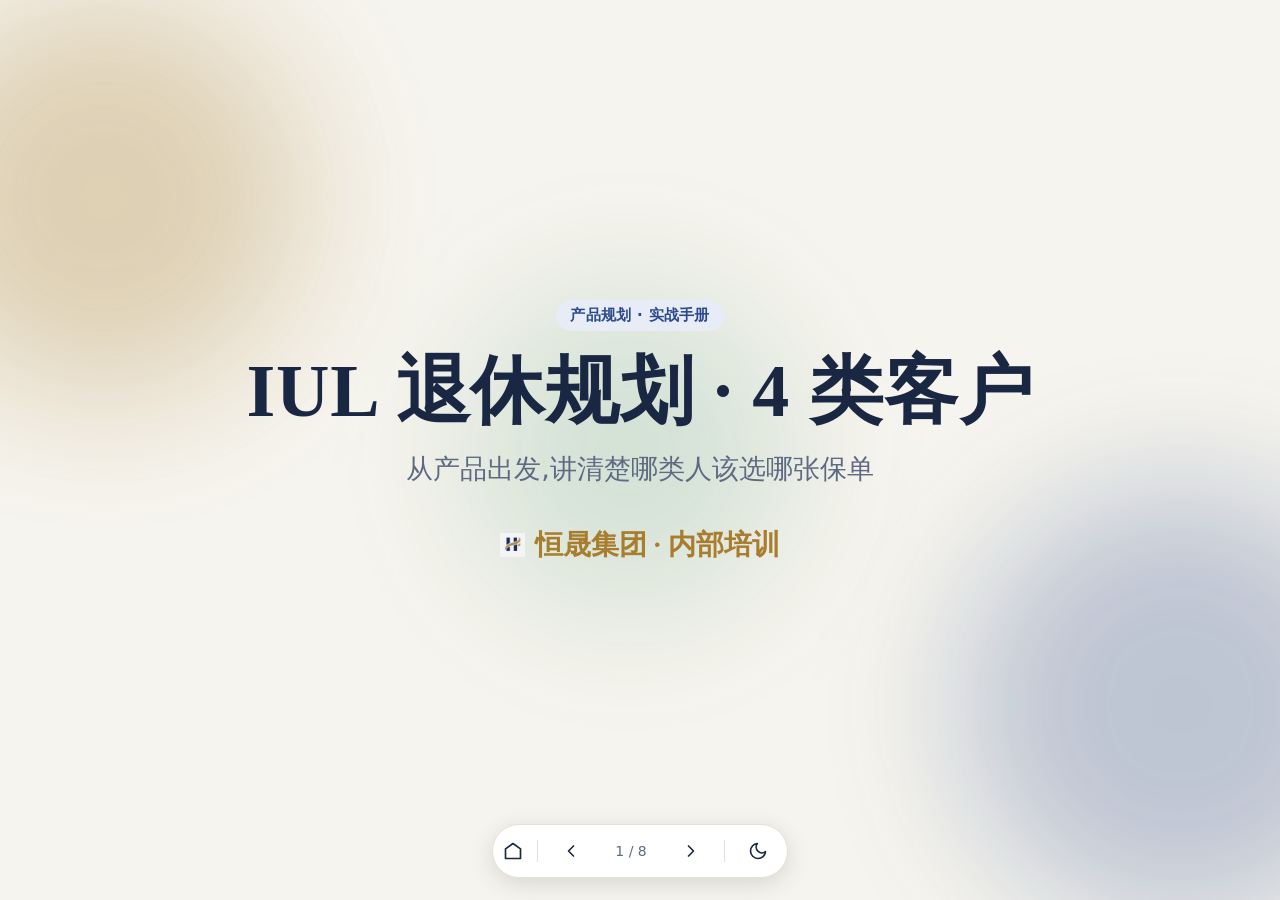
<file: decks/iul-four-clients/index.html>
<!DOCTYPE html>
<html lang="zh-CN" data-theme="light">
<head>
<meta charset="UTF-8">
<meta name="viewport" content="width=device-width, initial-scale=1.0">
<title>IUL 退休规划 4 类客户 — 恒晟集团</title>
<link rel="stylesheet" href="../../assets/tokens.css">
<link rel="stylesheet" href="../../assets/deck.css">
</head>
<body>
<div class="bar" id="bar"></div>
<div class="deck">

  <!-- ============================================ -->
  <!-- 1 封面 — 模板 01 慢速光球漂移背景 -->
  <!-- ============================================ -->
  <section class="slide center">
    <svg viewBox="0 0 1600 900" preserveAspectRatio="xMidYMid slice" aria-hidden="true"
         style="position:absolute;inset:0;width:100%;height:100%;z-index:0;pointer-events:none;opacity:0.55">
      <defs><filter id="iul-blur" x="-50%" y="-50%" width="200%" height="200%"><feGaussianBlur stdDeviation="70"/></filter></defs>
      <circle cx="220" cy="180" r="200" fill="#A87E2E" opacity="0.55" filter="url(#iul-blur)">
        <animate attributeName="cx" values="220;1380;220" dur="68s" repeatCount="indefinite"/>
        <animate attributeName="cy" values="180;720;180" dur="84s" repeatCount="indefinite"/>
      </circle>
      <circle cx="1380" cy="720" r="220" fill="#2A4A8C" opacity="0.50" filter="url(#iul-blur)">
        <animate attributeName="cx" values="1380;220;1380" dur="76s" repeatCount="indefinite"/>
        <animate attributeName="cy" values="720;180;720" dur="92s" repeatCount="indefinite"/>
      </circle>
      <circle cx="800" cy="450" r="160" fill="#2C8A60" opacity="0.30" filter="url(#iul-blur)">
        <animate attributeName="cx" values="800;500;1100;800" dur="100s" repeatCount="indefinite"/>
        <animate attributeName="r" values="160;220;160" dur="48s" repeatCount="indefinite"/>
      </circle>
    </svg>
    <div class="wrap" style="position:relative;z-index:1">
      <div class="tag rv" style="margin-bottom:20px">产品规划 · 实战手册</div>
      <h1 class="rv">IUL 退休规划 · 4 类客户</h1>
      <p class="lead rv" style="margin-top:14px">从产品出发,讲清楚哪类人该选哪张保单</p>
      <div class="logo rv" style="margin-top:36px"><span class="mk"><img src="../../assets/img/logo.png" alt=""></span>恒晟集团 · 内部培训</div>
    </div>
  </section>

  <!-- ============================================ -->
  <!-- 2 内容地图 — 4 张卡片总览(grid2 改 4 卡片) -->
  <!-- ============================================ -->
  <section class="slide">
    <div class="wrap">
      <div class="toprow"><div class="tag rv">内容地图</div><div class="stepno rv">02 / 08</div></div>
      <h2 class="rv">4 类客户,4 个产品组合</h2>
      <p class="lead rv" style="margin:10px 0 22px;font-size:clamp(15px,1.8vw,22px)">先看哪类人适合哪张保单,再讲产品细节。</p>

      <div class="grid2 rv">
        <div class="card" style="border-left:6px solid #A87E2E">
          <div class="ctitle" style="color:#A87E2E">① 35-55 岁 · 退休金规划型</div>
          <div class="body">现金价值积累最强,退休后每年领 $93,127(45岁/20年付/年付$25,000)。</div>
          <div class="ctitle" style="margin-top:8px;font-size:14px;color:var(--ink-2)">推荐:<b style="color:var(--ink)">Living Life Defender 2025</b></div>
        </div>
        <div class="card" style="border-left:6px solid #2C8A60">
          <div class="ctitle" style="color:#2C8A60">② 0-12 岁 · 教育金规划型</div>
          <div class="body">父母投保,0 岁男孩 100 万保额,大学 4 年每年提取 $120,000,退休后还有 $76,000/年。</div>
          <div class="ctitle" style="margin-top:8px;font-size:14px;color:var(--ink-2)">推荐:<b style="color:var(--ink)">LLD 2025 + 教育金设计</b></div>
        </div>
        <div class="card" style="border-left:6px solid #2A4A8C">
          <div class="ctitle" style="color:#2A4A8C">③ 50-70 岁 · 财富传承型</div>
          <div class="body">价格便宜,可保证到 90 岁;担心不划算可选 ROP(Return of Premium)。</div>
          <div class="ctitle" style="margin-top:8px;font-size:14px;color:var(--ink-2)">推荐:<b style="color:var(--ink)">Value Plus Protector 3</b></div>
        </div>
        <div class="card" style="border-left:6px solid #B14E39">
          <div class="ctitle" style="color:#B14E39">④ 高净值 · 资产保障型</div>
          <div class="body">终身保障,不在乎现金价值积累;遗产税、资产隔离优先。</div>
          <div class="ctitle" style="margin-top:8px;font-size:14px;color:var(--ink-2)">推荐:<b style="color:var(--ink)">Whole Life + Guaranteed Flex Rider</b></div>
        </div>
      </div>

      <div class="tipbox rv" style="margin-top:24px">
        <div class="lbl">关键认知</div>
        <div class="txt"><b style="color:var(--ink)">"产品和客户要配对"</b> — Coverage 和 NLG 的 IUL 互相模仿,选哪个不取决于产品本身,而是<b style="color:var(--ink)">客户在哪个生命周期</b>。</div>
      </div>
    </div>
  </section>

  <!-- ============================================ -->
  <!-- 3 第 1 类 — 退休金规划型(模板 03 花瓣) -->
  <!-- ============================================ -->
  <section class="slide">
    <div class="wrap">
      <div class="toprow"><div class="tag rv" style="background:#A87E2E;color:#fff">① 35-55 岁 · 退休金</div><div class="stepno rv">03 / 08</div></div>
      <h2 class="rv">现金价值积累最强 · LLD 2025</h2>

      <div class="rv" style="margin:8px 0;width:100%">
        <svg viewBox="0 0 1100 540" preserveAspectRatio="xMidYMid meet" style="width:100%;height:auto;max-height:48vh;display:block">
          <defs>
            <filter id="iul-g1" x="-50%" y="-50%" width="200%" height="200%">
              <feGaussianBlur stdDeviation="5" result="b"/>
              <feMerge><feMergeNode in="b"/><feMergeNode in="b"/><feMergeNode in="SourceGraphic"/></feMerge>
            </filter>
          </defs>

          <!-- 4 条光柱(中心 550,280 → 顶/右/底/左) -->
          <g opacity="0.55">
            <line x1="550" y1="280" x2="550" y2="100" stroke="#A87E2E" stroke-width="3" stroke-dasharray="8 12">
              <animate attributeName="stroke-dashoffset" from="0" to="-40" dur="2s" repeatCount="indefinite"/>
            </line>
            <line x1="550" y1="280" x2="800" y2="280" stroke="#A87E2E" stroke-width="3" stroke-dasharray="8 12">
              <animate attributeName="stroke-dashoffset" from="0" to="-40" dur="2s" begin="-0.5s" repeatCount="indefinite"/>
            </line>
            <line x1="550" y1="280" x2="550" y2="460" stroke="#A87E2E" stroke-width="3" stroke-dasharray="8 12">
              <animate attributeName="stroke-dashoffset" from="0" to="-40" dur="2s" begin="-1.0s" repeatCount="indefinite"/>
            </line>
            <line x1="550" y1="280" x2="300" y2="280" stroke="#A87E2E" stroke-width="3" stroke-dasharray="8 12">
              <animate attributeName="stroke-dashoffset" from="0" to="-40" dur="2s" begin="-1.5s" repeatCount="indefinite"/>
            </line>
          </g>

          <!-- 4 花瓣(全是金 — 关键价值) -->
          <g>
            <circle cx="550" cy="100" r="68" fill="#A87E2E" opacity="0.16">
              <animate attributeName="r" values="62;78;62" dur="3.6s" begin="0s" repeatCount="indefinite"/>
              <animate attributeName="opacity" values="0.16;0.04;0.16" dur="3.6s" begin="0s" repeatCount="indefinite"/>
            </circle>
            <circle cx="550" cy="100" r="46" fill="#A87E2E"/>
            <text x="550" y="108" text-anchor="middle" fill="#fff" font-size="22" font-weight="700">$</text>
            <text x="550" y="40" text-anchor="middle" fill="#A87E2E" font-size="16" font-weight="700">现金价值</text>
          </g>
          <g>
            <circle cx="800" cy="280" r="68" fill="#A87E2E" opacity="0.16">
              <animate attributeName="r" values="62;78;62" dur="3.6s" begin="0.9s" repeatCount="indefinite"/>
            </circle>
            <circle cx="800" cy="280" r="46" fill="#A87E2E"/>
            <text x="800" y="288" text-anchor="middle" fill="#fff" font-size="18" font-weight="700">93K</text>
            <text x="800" y="220" text-anchor="middle" fill="#A87E2E" font-size="16" font-weight="700">退休年收入</text>
          </g>
          <g>
            <circle cx="550" cy="460" r="68" fill="#A87E2E" opacity="0.16">
              <animate attributeName="r" values="62;78;62" dur="3.6s" begin="1.8s" repeatCount="indefinite"/>
            </circle>
            <circle cx="550" cy="460" r="46" fill="#A87E2E"/>
            <text x="550" y="468" text-anchor="middle" fill="#fff" font-size="20" font-weight="700">7702</text>
            <text x="550" y="520" text-anchor="middle" fill="#A87E2E" font-size="16" font-weight="700">IRC 税优</text>
          </g>
          <g>
            <circle cx="300" cy="280" r="68" fill="#A87E2E" opacity="0.16">
              <animate attributeName="r" values="62;78;62" dur="3.6s" begin="2.7s" repeatCount="indefinite"/>
            </circle>
            <circle cx="300" cy="280" r="46" fill="#A87E2E"/>
            <text x="300" y="288" text-anchor="middle" fill="#fff" font-size="20" font-weight="700">20y</text>
            <text x="300" y="220" text-anchor="middle" fill="#A87E2E" font-size="16" font-weight="700">缴费期</text>
          </g>

          <!-- 中心 -->
          <g filter="url(#iul-g1)">
            <circle cx="550" cy="280" r="100" fill="#A87E2E" opacity="0.08">
              <animate attributeName="r" values="92;108;92" dur="3s" repeatCount="indefinite"/>
            </circle>
            <circle cx="550" cy="280" r="78" fill="var(--surface)" stroke="#A87E2E" stroke-width="3.5"/>
            <text x="550" y="275" text-anchor="middle" fill="#A87E2E" font-size="20" font-weight="700">LLD 2025</text>
            <text x="550" y="303" text-anchor="middle" fill="currentColor" opacity="0.55" font-size="11" letter-spacing="2">现金价值型</text>
          </g>
        </svg>
      </div>

      <div class="grid3 rv" style="margin-top:8px">
        <div class="card">
          <div class="ctitle">客户画像</div>
          <div class="body">35-55 岁中产,关注退休生活质量胜过遗产传承。手里有闲钱,但担心"钱变毛"。</div>
        </div>
        <div class="card">
          <div class="ctitle">核心卖点</div>
          <div class="body">退休后每年领 <b style="color:#A87E2E">$93,127</b>,等于月入 7.7 万人民币的现金流,3 重税务优惠。</div>
        </div>
        <div class="card">
          <div class="ctitle">异议克星</div>
          <div class="body">"回报不如股票" — 答:标普 500 12%上限 + 0%下限,有保底。"不灵活" — 答:可以保单贷款,流动性强。</div>
        </div>
      </div>
    </div>
  </section>

  <!-- ============================================ -->
  <!-- 4 第 2 类 — 教育金规划型(0-12 岁) -->
  <!-- ============================================ -->
  <section class="slide">
    <div class="wrap">
      <div class="toprow"><div class="tag rv" style="background:#2C8A60;color:#fff">② 0-12 岁 · 教育金</div><div class="stepno rv">04 / 08</div></div>
      <h2 class="rv">父母的爱 · 跨越 18 年的复利</h2>

      <div class="rv" style="margin:8px 0;width:100%">
        <svg viewBox="0 0 1100 540" preserveAspectRatio="xMidYMid meet" style="width:100%;height:auto;max-height:48vh;display:block">
          <defs>
            <filter id="iul-g2" x="-50%" y="-50%" width="200%" height="200%">
              <feGaussianBlur stdDeviation="5" result="b"/>
              <feMerge><feMergeNode in="b"/><feMergeNode in="b"/><feMergeNode in="SourceGraphic"/></feMerge>
            </filter>
          </defs>

          <g opacity="0.55">
            <line x1="550" y1="280" x2="550" y2="100" stroke="#2C8A60" stroke-width="3" stroke-dasharray="8 12">
              <animate attributeName="stroke-dashoffset" from="0" to="-40" dur="2s" repeatCount="indefinite"/>
            </line>
            <line x1="550" y1="280" x2="800" y2="280" stroke="#2C8A60" stroke-width="3" stroke-dasharray="8 12">
              <animate attributeName="stroke-dashoffset" from="0" to="-40" dur="2s" begin="-0.5s" repeatCount="indefinite"/>
            </line>
            <line x1="550" y1="280" x2="550" y2="460" stroke="#2C8A60" stroke-width="3" stroke-dasharray="8 12">
              <animate attributeName="stroke-dashoffset" from="0" to="-40" dur="2s" begin="-1.0s" repeatCount="indefinite"/>
            </line>
            <line x1="550" y1="280" x2="300" y2="280" stroke="#2C8A60" stroke-width="3" stroke-dasharray="8 12">
              <animate attributeName="stroke-dashoffset" from="0" to="-40" dur="2s" begin="-1.5s" repeatCount="indefinite"/>
            </line>
          </g>

          <g>
            <circle cx="550" cy="100" r="68" fill="#2C8A60" opacity="0.16">
              <animate attributeName="r" values="62;78;62" dur="3.6s" begin="0s" repeatCount="indefinite"/>
            </circle>
            <circle cx="550" cy="100" r="46" fill="#2C8A60"/>
            <text x="550" y="108" text-anchor="middle" fill="#fff" font-size="22" font-weight="700">$120K</text>
            <text x="550" y="40" text-anchor="middle" fill="#2C8A60" font-size="16" font-weight="700">大学 4 年提取</text>
          </g>
          <g>
            <circle cx="800" cy="280" r="68" fill="#2C8A60" opacity="0.16">
              <animate attributeName="r" values="62;78;62" dur="3.6s" begin="0.9s" repeatCount="indefinite"/>
            </circle>
            <circle cx="800" cy="280" r="46" fill="#2C8A60"/>
            <text x="800" y="288" text-anchor="middle" fill="#fff" font-size="20" font-weight="700">0→18</text>
            <text x="800" y="220" text-anchor="middle" fill="#2C8A60" font-size="16" font-weight="700">复利 18 年</text>
          </g>
          <g>
            <circle cx="550" cy="460" r="68" fill="#2C8A60" opacity="0.16">
              <animate attributeName="r" values="62;78;62" dur="3.6s" begin="1.8s" repeatCount="indefinite"/>
            </circle>
            <circle cx="550" cy="460" r="46" fill="#2C8A60"/>
            <text x="550" y="468" text-anchor="middle" fill="#fff" font-size="18" font-weight="700">76K/年</text>
            <text x="550" y="520" text-anchor="middle" fill="#2C8A60" font-size="16" font-weight="700">退休后现金流</text>
          </g>
          <g>
            <circle cx="300" cy="280" r="68" fill="#2C8A60" opacity="0.16">
              <animate attributeName="r" values="62;78;62" dur="3.6s" begin="2.7s" repeatCount="indefinite"/>
            </circle>
            <circle cx="300" cy="280" r="46" fill="#2C8A60"/>
            <text x="300" y="288" text-anchor="middle" fill="#fff" font-size="20" font-weight="700">$1M</text>
            <text x="300" y="220" text-anchor="middle" fill="#2C8A60" font-size="16" font-weight="700">初始保额</text>
          </g>

          <g filter="url(#iul-g2)">
            <circle cx="550" cy="280" r="100" fill="#2C8A60" opacity="0.08">
              <animate attributeName="r" values="92;108;92" dur="3s" repeatCount="indefinite"/>
            </circle>
            <circle cx="550" cy="280" r="78" fill="var(--surface)" stroke="#2C8A60" stroke-width="3.5"/>
            <text x="550" y="275" text-anchor="middle" fill="#2C8A60" font-size="20" font-weight="700">儿童 IUL</text>
            <text x="550" y="303" text-anchor="middle" fill="currentColor" opacity="0.55" font-size="11" letter-spacing="2">教育+退休两不误</text>
          </g>
        </svg>
      </div>

      <div class="grid3 rv" style="margin-top:8px">
        <div class="card">
          <div class="ctitle">客户画像</div>
          <div class="body">30-45 岁父母,新生 0-12 岁孩子。"我想给孩子最好的一切"但自己存不下钱。</div>
        </div>
        <div class="card">
          <div class="ctitle">核心卖点</div>
          <div class="body">一份保单 <b style="color:#2C8A60">两份规划</b>:18 岁后读大学提取 4 年,60 岁退休还有持续现金流。</div>
        </div>
        <div class="card">
          <div class="ctitle">异议克星</div>
          <div class="body">"教育金账户收益太低" — 答:IUL 复利 18 年收益可期,还能兼顾保险保障。"孩子不需要寿险" — 答:不是卖寿险,是给孩子锁定终身财务规划。</div>
        </div>
      </div>
    </div>
  </section>

  <!-- ============================================ -->
  <!-- 5 第 3 类 — 财富传承型(50-70 岁) -->
  <!-- ============================================ -->
  <section class="slide">
    <div class="wrap">
      <div class="toprow"><div class="tag rv" style="background:#2A4A8C;color:#fff">③ 50-70 岁 · 传承</div><div class="stepno rv">05 / 08</div></div>
      <h2 class="rv">价格便宜 · 保证到 90 · 可 ROP</h2>

      <div class="rv" style="margin:8px 0;width:100%">
        <svg viewBox="0 0 1100 540" preserveAspectRatio="xMidYMid meet" style="width:100%;height:auto;max-height:48vh;display:block">
          <defs>
            <filter id="iul-g3" x="-50%" y="-50%" width="200%" height="200%">
              <feGaussianBlur stdDeviation="5" result="b"/>
              <feMerge><feMergeNode in="b"/><feMergeNode in="b"/><feMergeNode in="SourceGraphic"/></feMerge>
            </filter>
          </defs>

          <g opacity="0.55">
            <line x1="550" y1="280" x2="550" y2="100" stroke="#2A4A8C" stroke-width="3" stroke-dasharray="8 12">
              <animate attributeName="stroke-dashoffset" from="0" to="-40" dur="2s" repeatCount="indefinite"/>
            </line>
            <line x1="550" y1="280" x2="800" y2="280" stroke="#2A4A8C" stroke-width="3" stroke-dasharray="8 12">
              <animate attributeName="stroke-dashoffset" from="0" to="-40" dur="2s" begin="-0.5s" repeatCount="indefinite"/>
            </line>
            <line x1="550" y1="280" x2="550" y2="460" stroke="#2A4A8C" stroke-width="3" stroke-dasharray="8 12">
              <animate attributeName="stroke-dashoffset" from="0" to="-40" dur="2s" begin="-1.0s" repeatCount="indefinite"/>
            </line>
            <line x1="550" y1="280" x2="300" y2="280" stroke="#2A4A8C" stroke-width="3" stroke-dasharray="8 12">
              <animate attributeName="stroke-dashoffset" from="0" to="-40" dur="2s" begin="-1.5s" repeatCount="indefinite"/>
            </line>
          </g>

          <g>
            <circle cx="550" cy="100" r="68" fill="#2A4A8C" opacity="0.16">
              <animate attributeName="r" values="62;78;62" dur="3.6s" begin="0s" repeatCount="indefinite"/>
            </circle>
            <circle cx="550" cy="100" r="46" fill="#2A4A8C"/>
            <text x="550" y="108" text-anchor="middle" fill="#fff" font-size="20" font-weight="700">→90</text>
            <text x="550" y="40" text-anchor="middle" fill="#2A4A8C" font-size="16" font-weight="700">保证到 90 岁</text>
          </g>
          <g>
            <circle cx="800" cy="280" r="68" fill="#2A4A8C" opacity="0.16">
              <animate attributeName="r" values="62;78;62" dur="3.6s" begin="0.9s" repeatCount="indefinite"/>
            </circle>
            <circle cx="800" cy="280" r="46" fill="#2A4A8C"/>
            <text x="800" y="288" text-anchor="middle" fill="#fff" font-size="18" font-weight="700">ROP</text>
            <text x="800" y="220" text-anchor="middle" fill="#2A4A8C" font-size="16" font-weight="700">退还保费</text>
          </g>
          <g>
            <circle cx="550" cy="460" r="68" fill="#2A4A8C" opacity="0.16">
              <animate attributeName="r" values="62;78;62" dur="3.6s" begin="1.8s" repeatCount="indefinite"/>
            </circle>
            <circle cx="550" cy="460" r="46" fill="#2A4A8C"/>
            <text x="550" y="468" text-anchor="middle" fill="#fff" font-size="20" font-weight="700">$</text>
            <text x="550" y="520" text-anchor="middle" fill="#2A4A8C" font-size="16" font-weight="700">价格便宜</text>
          </g>
          <g>
            <circle cx="300" cy="280" r="68" fill="#2A4A8C" opacity="0.16">
              <animate attributeName="r" values="62;78;62" dur="3.6s" begin="2.7s" repeatCount="indefinite"/>
            </circle>
            <circle cx="300" cy="280" r="46" fill="#2A4A8C"/>
            <text x="300" y="288" text-anchor="middle" fill="#fff" font-size="18" font-weight="700">传承</text>
            <text x="300" y="220" text-anchor="middle" fill="#2A4A8C" font-size="16" font-weight="700">免税给子女</text>
          </g>

          <g filter="url(#iul-g3)">
            <circle cx="550" cy="280" r="100" fill="#2A4A8C" opacity="0.08">
              <animate attributeName="r" values="92;108;92" dur="3s" repeatCount="indefinite"/>
            </circle>
            <circle cx="550" cy="280" r="78" fill="var(--surface)" stroke="#2A4A8C" stroke-width="3.5"/>
            <text x="550" y="275" text-anchor="middle" fill="#2A4A8C" font-size="20" font-weight="700">VPP 3</text>
            <text x="550" y="303" text-anchor="middle" fill="currentColor" opacity="0.55" font-size="11" letter-spacing="2">传承保护型</text>
          </g>
        </svg>
      </div>

      <div class="grid3 rv" style="margin-top:8px">
        <div class="card">
          <div class="ctitle">客户画像</div>
          <div class="body">50-70 岁,资产已积累,关注"钱给谁"胜过"钱怎么长"。担心遗产税,想给子女"干净的钱"。</div>
        </div>
        <div class="card">
          <div class="ctitle">核心卖点</div>
          <div class="body">身故赔偿金 <b style="color:#2A4A8C">100% 免税</b> 给受益人,加 ROP 后"不亏本金" — 心理踏实 + 实际传承。</div>
        </div>
        <div class="card">
          <div class="ctitle">异议克星</div>
          <div class="body">"我老了不需要寿险" — 答:不是给自己用,是给子女留遗产 + 资产隔离。"我直接给现金" — 答:现金要走遗产认证(Probate),可能 6-18 个月被冻结。</div>
        </div>
      </div>
    </div>
  </section>

  <!-- ============================================ -->
  <!-- 6 第 4 类 — 高净值资产保障型 -->
  <!-- ============================================ -->
  <section class="slide">
    <div class="wrap">
      <div class="toprow"><div class="tag rv" style="background:#B14E39;color:#fff">④ 高净值 · 资产保障</div><div class="stepno rv">06 / 08</div></div>
      <h2 class="rv">终身保障 · 资产隔离 · 不在乎积累</h2>

      <div class="rv" style="margin:8px 0;width:100%">
        <svg viewBox="0 0 1100 540" preserveAspectRatio="xMidYMid meet" style="width:100%;height:auto;max-height:48vh;display:block">
          <defs>
            <filter id="iul-g4" x="-50%" y="-50%" width="200%" height="200%">
              <feGaussianBlur stdDeviation="5" result="b"/>
              <feMerge><feMergeNode in="b"/><feMergeNode in="b"/><feMergeNode in="SourceGraphic"/></feMerge>
            </filter>
          </defs>

          <g opacity="0.55">
            <line x1="550" y1="280" x2="550" y2="100" stroke="#B14E39" stroke-width="3" stroke-dasharray="8 12">
              <animate attributeName="stroke-dashoffset" from="0" to="-40" dur="2s" repeatCount="indefinite"/>
            </line>
            <line x1="550" y1="280" x2="800" y2="280" stroke="#B14E39" stroke-width="3" stroke-dasharray="8 12">
              <animate attributeName="stroke-dashoffset" from="0" to="-40" dur="2s" begin="-0.5s" repeatCount="indefinite"/>
            </line>
            <line x1="550" y1="280" x2="550" y2="460" stroke="#B14E39" stroke-width="3" stroke-dasharray="8 12">
              <animate attributeName="stroke-dashoffset" from="0" to="-40" dur="2s" begin="-1.0s" repeatCount="indefinite"/>
            </line>
            <line x1="550" y1="280" x2="300" y2="280" stroke="#B14E39" stroke-width="3" stroke-dasharray="8 12">
              <animate attributeName="stroke-dashoffset" from="0" to="-40" dur="2s" begin="-1.5s" repeatCount="indefinite"/>
            </line>
          </g>

          <g>
            <circle cx="550" cy="100" r="68" fill="#B14E39" opacity="0.16">
              <animate attributeName="r" values="62;78;62" dur="3.6s" begin="0s" repeatCount="indefinite"/>
            </circle>
            <circle cx="550" cy="100" r="46" fill="#B14E39"/>
            <text x="550" y="108" text-anchor="middle" fill="#fff" font-size="18" font-weight="700">终身</text>
            <text x="550" y="40" text-anchor="middle" fill="#B14E39" font-size="16" font-weight="700">保障到 100+</text>
          </g>
          <g>
            <circle cx="800" cy="280" r="68" fill="#B14E39" opacity="0.16">
              <animate attributeName="r" values="62;78;62" dur="3.6s" begin="0.9s" repeatCount="indefinite"/>
            </circle>
            <circle cx="800" cy="280" r="46" fill="#B14E39"/>
            <text x="800" y="288" text-anchor="middle" fill="#fff" font-size="18" font-weight="700">隔离</text>
            <text x="800" y="220" text-anchor="middle" fill="#B14E39" font-size="16" font-weight="700">资产隔离</text>
          </g>
          <g>
            <circle cx="550" cy="460" r="68" fill="#B14E39" opacity="0.16">
              <animate attributeName="r" values="62;78;62" dur="3.6s" begin="1.8s" repeatCount="indefinite"/>
            </circle>
            <circle cx="550" cy="460" r="46" fill="#B14E39"/>
            <text x="550" y="468" text-anchor="middle" fill="#fff" font-size="18" font-weight="700">信托</text>
            <text x="550" y="520" text-anchor="middle" fill="#B14E39" font-size="16" font-weight="700">家族信托</text>
          </g>
          <g>
            <circle cx="300" cy="280" r="68" fill="#B14E39" opacity="0.16">
              <animate attributeName="r" values="62;78;62" dur="3.6s" begin="2.7s" repeatCount="indefinite"/>
            </circle>
            <circle cx="300" cy="280" r="46" fill="#B14E39"/>
            <text x="300" y="288" text-anchor="middle" fill="#fff" font-size="18" font-weight="700">分金</text>
            <text x="300" y="220" text-anchor="middle" fill="#B14E39" font-size="16" font-weight="700">遗产税筹划</text>
          </g>

          <g filter="url(#iul-g4)">
            <circle cx="550" cy="280" r="100" fill="#B14E39" opacity="0.08">
              <animate attributeName="r" values="92;108;92" dur="3s" repeatCount="indefinite"/>
            </circle>
            <circle cx="550" cy="280" r="78" fill="var(--surface)" stroke="#B14E39" stroke-width="3.5"/>
            <text x="550" y="275" text-anchor="middle" fill="#B14E39" font-size="20" font-weight="700">WL + GFlex</text>
            <text x="550" y="303" text-anchor="middle" fill="currentColor" opacity="0.55" font-size="11" letter-spacing="2">资产保障型</text>
          </g>
        </svg>
      </div>

      <div class="grid3 rv" style="margin-top:8px">
        <div class="card">
          <div class="ctitle">客户画像</div>
          <div class="body">企业主 / 高净值(净资产 $500万+),有公司股权,担心经营风险波及家庭资产。</div>
        </div>
        <div class="card">
          <div class="ctitle">核心卖点</div>
          <div class="body"><b style="color:#B14E39">终身保障 + 资产隔离 + 遗产税筹划</b> 三件套,WL 的"现金价值复利 + Guaranteed Flex Rider" 灵活性最高。</div>
        </div>
        <div class="card">
          <div class="ctitle">异议克星</div>
          <div class="body">"WL 太贵" — 答:不是卖 WL 本身,是用 WL + Irrevocable Trust 做资产防火墙。"我有律师" — 答:我们是顾问团队,需要律师协作而不是替代。</div>
        </div>
      </div>
    </div>
  </section>

  <!-- ============================================ -->
  <!-- 7 桥弧总览(模板 05)— 4 类客户连接"顾问" -->
  <!-- ============================================ -->
  <section class="slide">
    <div class="wrap">
      <div class="toprow"><div class="tag rv">总览 · 4 类客户统一打法</div><div class="stepno rv">07 / 08</div></div>
      <h2 class="rv">客户的桥 · 顾问的桥</h2>

      <div class="rv" style="margin:8px 0;width:100%">
        <svg viewBox="0 0 1200 540" preserveAspectRatio="xMidYMid meet" style="width:100%;height:auto;max-height:50vh;display:block">
          <defs>
            <filter id="iul-bridge-blur" x="-50%" y="-50%" width="200%" height="200%">
              <feGaussianBlur stdDeviation="6" result="b"/>
              <feMerge><feMergeNode in="b"/><feMergeNode in="SourceGraphic"/></feMerge>
            </filter>
            <linearGradient id="iul-grad" x1="0%" y1="0%" x2="100%" y2="0%">
              <stop offset="0%" stop-color="#A87E2E" stop-opacity="0.4"/>
              <stop offset="50%" stop-color="#A87E2E" stop-opacity="1"/>
              <stop offset="100%" stop-color="#A87E2E" stop-opacity="0.4"/>
            </linearGradient>
          </defs>

          <!-- 左侧:4 类客户 -->
          <g font-family="var(--font-display)">
            <circle cx="140" cy="80"  r="22" fill="#A87E2E"/>
            <text x="180" y="86" font-size="18" font-weight="700" fill="currentColor">35-55 退休金</text>

            <circle cx="140" cy="190" r="22" fill="#2C8A60"/>
            <text x="180" y="196" font-size="18" font-weight="700" fill="currentColor">0-12 教育金</text>

            <circle cx="140" cy="300" r="22" fill="#2A4A8C"/>
            <text x="180" y="306" font-size="18" font-weight="700" fill="currentColor">50-70 传承</text>

            <circle cx="140" cy="410" r="22" fill="#B14E39"/>
            <text x="180" y="416" font-size="18" font-weight="700" fill="currentColor">高净值 资产</text>
          </g>

          <!-- 右侧:顾问 / 团队 -->
          <g>
            <circle cx="1060" cy="270" r="60" fill="var(--surface)" stroke="#A87E2E" stroke-width="3.5"/>
            <text x="1060" y="265" text-anchor="middle" font-size="20" font-weight="700" fill="#A87E2E" font-family="var(--font-display)">恒晟顾问</text>
            <text x="1060" y="290" text-anchor="middle" font-size="11" letter-spacing="2" fill="currentColor" opacity="0.55" font-family="var(--font-display)">HENGSHENG</text>
          </g>

          <!-- 4 条桥弧(从左到右,流动光点 6s 循环) -->
          <g fill="none" stroke="url(#iul-grad)" stroke-width="2.5" opacity="0.7">
            <path d="M 220 80 Q 640 -40 1000 270">
              <animate attributeName="stroke-dashoffset" from="0" to="-80" dur="3.5s" repeatCount="indefinite"/>
            </path>
            <path d="M 220 190 Q 640 100 1000 270">
              <animate attributeName="stroke-dashoffset" from="0" to="-80" dur="3.5s" begin="-0.8s" repeatCount="indefinite"/>
            </path>
            <path d="M 220 300 Q 640 400 1000 270">
              <animate attributeName="stroke-dashoffset" from="0" to="-80" dur="3.5s" begin="-1.6s" repeatCount="indefinite"/>
            </path>
            <path d="M 220 410 Q 640 540 1000 270">
              <animate attributeName="stroke-dashoffset" from="0" to="-80" dur="3.5s" begin="-2.4s" repeatCount="indefinite"/>
            </path>
          </g>

          <!-- 桥上流动光点 -->
          <g filter="url(#iul-bridge-blur)">
            <circle r="6" fill="#A87E2E">
              <animateMotion dur="6s" repeatCount="indefinite" path="M 220 80 Q 640 -40 1000 270"/>
            </circle>
            <circle r="6" fill="#2C8A60">
              <animateMotion dur="6s" begin="-1.5s" repeatCount="indefinite" path="M 220 190 Q 640 100 1000 270"/>
            </circle>
            <circle r="6" fill="#2A4A8C">
              <animateMotion dur="6s" begin="-3s" repeatCount="indefinite" path="M 220 300 Q 640 400 1000 270"/>
            </circle>
            <circle r="6" fill="#B14E39">
              <animateMotion dur="6s" begin="-4.5s" repeatCount="indefinite" path="M 220 410 Q 640 540 1000 270"/>
            </circle>
          </g>

          <!-- 中心标签 -->
          <text x="600" y="270" text-anchor="middle" font-size="18" fill="currentColor" opacity="0.55" font-family="var(--font-display)" letter-spacing="6">诊断 · 设计 · 落地 · 复盘</text>
        </svg>
      </div>

      <div class="tipbox rv" style="margin-top:18px">
        <div class="lbl">统一打法</div>
        <div class="txt">无论哪类客户,销售流程都是: <b style="color:var(--ink)">诊断需求 → 设计保单 → 落地服务 → 复盘跟进</b>。差异在第 2 步选哪张保单。</div>
      </div>
    </div>
  </section>

  <!-- ============================================ -->
  <!-- 8 实战话术(双栏对比)+ AI 教练入口 -->
  <!-- ============================================ -->
  <section class="slide">
    <div class="wrap">
      <div class="toprow"><div class="tag rv">实战 · 6 大异议</div><div class="stepno rv">08 / 08</div></div>
      <h2 class="rv">客户最常说的 6 句话 · 怎么接</h2>

      <div class="grid2 rv">
        <div class="card" style="border-left:6px solid #B14E39">
          <div class="ctitle" style="color:#B14E39">客户反对</div>
          <div class="body" style="font-style:italic;margin-top:8px">"回报不如股票基金。"</div>
          <div class="ctitle" style="color:#B14E39;margin-top:6px;font-size:14px">销售回应</div>
          <div class="body" style="margin-top:4px">"标普 500 12% 上限 + 0% 下限,保底机制让您熊市不亏、牛市跟涨。基金的'回报'是不确定的'可能性',保单是'确定的底线'。"</div>
        </div>
        <div class="card" style="border-left:6px solid #2C8A60">
          <div class="ctitle" style="color:#2C8A60">客户反对</div>
          <div class="body" style="font-style:italic;margin-top:8px">"我现在还年轻,50 岁再说。"</div>
          <div class="ctitle" style="color:#2C8A60;margin-top:6px;font-size:14px">销售回应</div>
          <div class="body" style="margin-top:4px">"35 岁 vs 45 岁买同样保额,保费差 30-40%。30-50 岁是'保费最低的窗口',越年轻越便宜,还锁住健康评级。"</div>
        </div>
        <div class="card" style="border-left:6px solid #A87E2E">
          <div class="ctitle" style="color:#A87E2E">客户反对</div>
          <div class="body" style="font-style:italic;margin-top:8px">"公司会不会倒闭?"</div>
          <div class="ctitle" style="color:#A87E2E;margin-top:6px;font-size:14px">销售回应</div>
          <div class="body" style="margin-top:4px">"NLG 1848 年成立,经历过 1873、1929、2008 三次大萧条。州保险厅 + 联邦再保险,保单有'铁三角'兜底。"</div>
        </div>
        <div class="card" style="border-left:6px solid #2A4A8C">
          <div class="ctitle" style="color:#2A4A8C">客户反对</div>
          <div class="body" style="font-style:italic;margin-top:8px">"钱锁那么久不灵活。"</div>
          <div class="ctitle" style="color:#2A4A8C;margin-top:6px;font-size:14px">销售回应</div>
          <div class="body" style="margin-top:4px">"保单贷款功能:现金价值的 90% 可随时借,不影响保单增长,利率 <b>5-7%</b>,比信用卡 18% 划算。"</div>
        </div>
        <div class="card" style="border-left:6px solid #7B5E9E">
          <div class="ctitle" style="color:#7B5E9E">客户反对</div>
          <div class="body" style="font-style:italic;margin-top:8px">"我已经买过定期寿险了。"</div>
          <div class="ctitle" style="color:#7B5E9E;margin-top:6px;font-size:14px">销售回应</div>
          <div class="body" style="margin-top:4px">"Term 是'租房子',到期可能不续;Whole Life / IUL 是'买房子',有现金价值积累。两者不冲突,各管各的阶段。"</div>
        </div>
        <div class="card" style="border-left:6px solid #B14E39">
          <div class="ctitle" style="color:#B14E39">客户反对</div>
          <div class="body" style="font-style:italic;margin-top:8px">"我再考虑考虑。"</div>
          <div class="ctitle" style="color:#B14E39;margin-top:6px;font-size:14px">销售回应</div>
          <div class="body" style="margin-top:4px">"完全理解。我把适合您这个年龄段的方案 + 1 张对比图发您微信,有问题随时问。3 天后我跟进一次,行吗?"</div>
        </div>
      </div>

      <div class="tipbox rv" style="margin-top:18px;background:linear-gradient(135deg,#A87E2E 0%,#2A4A8C 100%);color:#fff">
        <div class="lbl" style="color:#fff;opacity:0.9">💡 AI 教练</div>
        <div class="txt" style="color:#fff">按右下角 <b>?</b> 按钮,直接问"客户说'回报不如股票'怎么接?"实时给话术,带本页上下文。</div>
      </div>
    </div>
  </section>

</div>

<div class="ctl">
  <a class="home" href="../../index.html" title="返回目录" aria-label="返回目录"><svg viewBox="0 0 24 24" fill="none" stroke="currentColor" stroke-width="2" stroke-linecap="round" stroke-linejoin="round" style="width:20px;height:20px"><path d="M3 9.5L12 3l9 6.5V21H3z"/></svg></a>
  <span class="divid"></span>
  <button class="btn" id="prev" aria-label="上一页"><svg viewBox="0 0 24 24" fill="none" stroke="currentColor" stroke-width="2" stroke-linecap="round" stroke-linejoin="round"><path d="M15 18l-6-6 6-6"/></svg></button>
  <span class="count" id="count">1 / 8</span>
  <button class="btn" id="next" aria-label="下一页"><svg viewBox="0 0 24 24" fill="none" stroke="currentColor" stroke-width="2" stroke-linecap="round" stroke-linejoin="round"><path d="M9 18l6-6-6-6"/></svg></button>
  <span class="divid"></span>
  <button class="btn" id="theme" aria-label="切换深色"><svg id="ti" viewBox="0 0 24 24" fill="none" stroke="currentColor" stroke-width="2" stroke-linecap="round" stroke-linejoin="round"></svg></button>
</div>

<script src="../../assets/vendor/lottie_light.min.js"></script>
<script src="../../assets/lottie-player.js"></script>
<script src="../../assets/count-up.js"></script>
<script src="../../assets/deck.js"></script>
<!-- AI 教练:本地 127.0.0.1:8643 在公网不可达,生产版暂禁用。改回解开注释即可 -->
</body>
</html>
</file>
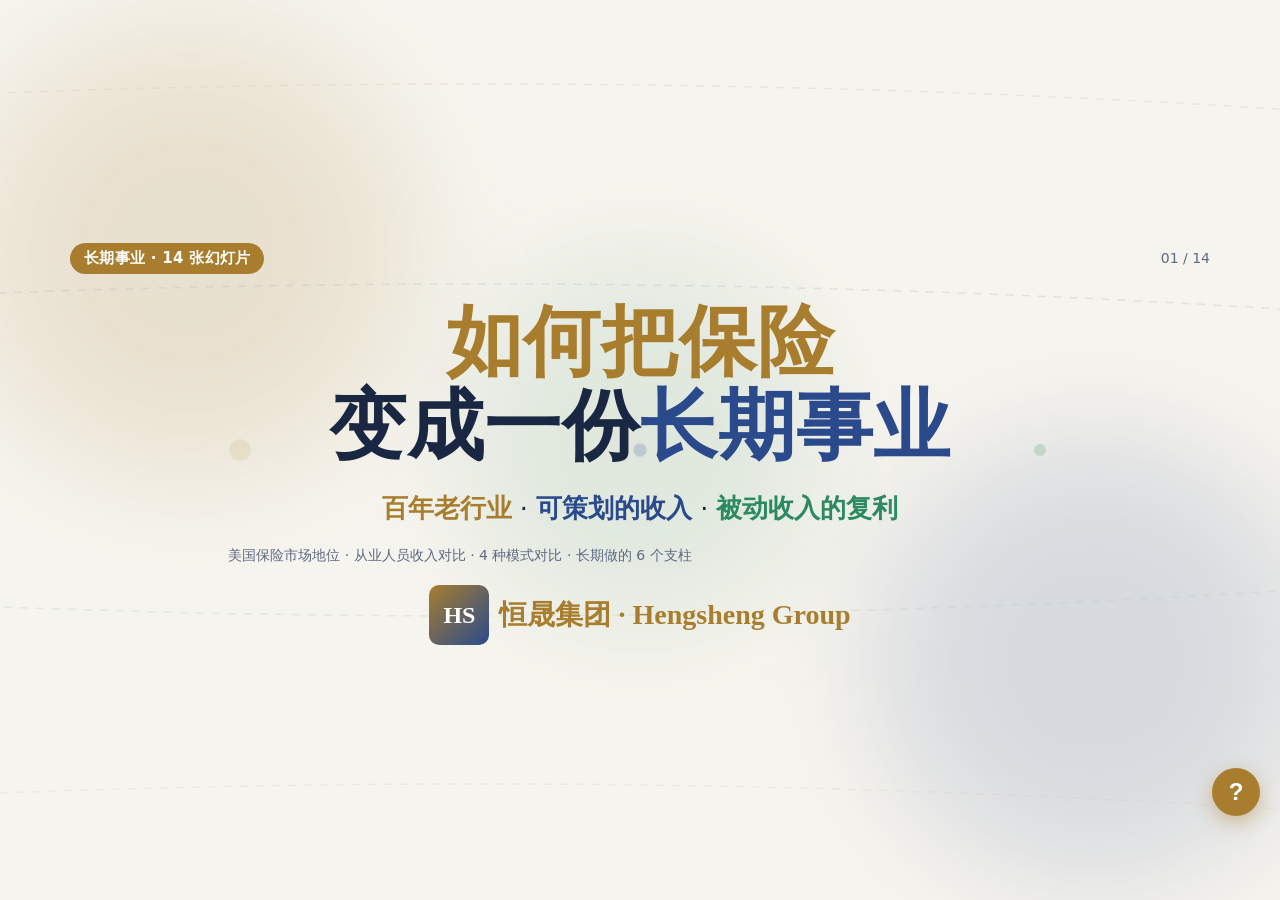
<file: decks/longterm-career/index.html>
<!DOCTYPE html>
<html lang="zh-CN" data-theme="light">
<head>
<meta charset="UTF-8">
<meta name="viewport" content="width=device-width, initial-scale=1.0">
<title>如何把保险变成一份长期事业 — 恒晟集团</title>
<link rel="stylesheet" href="../../assets/tokens.css">
<link rel="stylesheet" href="../../assets/deck.css">
<style>
/* === longterm-career · 14 slide · 2026-07-11 === */
body{font-feature-settings:"kern" 1,"liga" 1}
.speaker-note{display:none;background:#fff8e1;border-left:3px solid #A87E2E;padding:6px 10px;margin:8px 0;font-size:12px;color:#7a5a18;border-radius:0 4px 4px 0}
.speaker-note::before{content:"🎤 讲师内部提示:";font-weight:600;margin-right:4px}
.kw{color:var(--key);font-weight:600}
.ok{color:var(--ok);font-weight:600}
.ac{color:var(--accent);font-weight:600}
.dn{color:var(--danger);font-weight:600}
.stat{font-family:Georgia,serif;font-size:clamp(40px,5vw,72px);font-weight:800;line-height:1;color:var(--key);letter-spacing:-0.5px}
.stat-sub{font-size:14px;color:var(--ink-2);margin-top:6px}
.source-line{font-size:11px;color:var(--ink-2);font-style:italic;margin-top:8px}
.quote{border-left:4px solid var(--accent);padding:10px 16px;background:rgba(42,74,140,0.06);border-radius:0 6px 6px 0;margin:12px 0}
.quote b{color:var(--accent)}
.model-card{padding:16px 18px;border-radius:10px;background:#fff;border:1px solid rgba(42,74,140,0.18);margin-bottom:10px}
.model-card .head{display:flex;align-items:center;gap:10px;margin-bottom:8px}
.model-card .head .tag{padding:3px 10px;border-radius:6px;font-size:11px;font-weight:600;letter-spacing:0.4px;color:#fff}
.model-card.gray .head .tag{background:var(--ink-2)}
.model-card.gold .head .tag{background:var(--key)}
.model-card.green .head .tag{background:var(--ok)}
.model-card.blue .head .tag{background:var(--accent)}
.check{display:flex;align-items:flex-start;gap:8px;padding:6px 0;font-size:14px;line-height:1.5}
.check::before{content:"✓";color:var(--ok);font-weight:700;flex-shrink:0;margin-top:1px}
.cross{display:flex;align-items:flex-start;gap:8px;padding:6px 0;font-size:14px;line-height:1.5}
.cross::before{content:"✗";color:var(--danger);font-weight:700;flex-shrink:0;margin-top:1px}
.principle{padding:14px 18px;border-radius:10px;background:rgba(168,126,46,0.06);border-left:4px solid var(--key);margin:10px 0}
.principle .n{display:inline-block;width:30px;height:30px;border-radius:50%;background:var(--key);color:#fff;text-align:center;line-height:30px;font-size:15px;font-weight:700;margin-right:10px}
.pillar{padding:16px 20px;border-radius:12px;background:#fff;border:1px solid rgba(42,74,140,0.18);margin-bottom:12px;position:relative}
.pillar .num{position:absolute;top:14px;right:18px;font-family:Georgia,serif;font-size:42px;font-weight:800;color:var(--key);opacity:0.25}
.pillar h3{margin:0 0 8px 0;font-size:17px}
.pillar .body{font-size:14px;line-height:1.6;color:var(--ink-2)}
.compare-table{width:100%;border-collapse:collapse;margin:12px 0;font-size:14px}
.compare-table th{background:var(--accent);color:#fff;padding:10px 12px;text-align:left;font-weight:600}
.compare-table td{padding:10px 12px;border-bottom:1px solid rgba(42,74,140,0.12)}
.compare-table tr:nth-child(even) td{background:rgba(42,74,140,0.03)}
.compare-table .ok-c{color:var(--ok);font-weight:600}
.compare-table .dn-c{color:var(--danger);font-weight:600}
.compare-table .key-c{color:var(--key);font-weight:600}
.exam-cta{background:linear-gradient(135deg,#2A4A8C 0%,#2C8A60 100%);color:#fff;padding:18px 28px;border-radius:14px;font-size:clamp(16px,2vw,22px);font-weight:700;display:inline-flex;align-items:center;gap:10px;text-decoration:none;box-shadow:0 4px 18px rgba(42,74,140,0.3)}
.exam-meta{display:flex;gap:14px;flex-wrap:wrap;margin:14px 0;font-size:13px}
.exam-meta .pill{padding:6px 12px;border-radius:20px;background:rgba(255,255,255,0.15);color:#fff}
.step-cards{display:grid;grid-template-columns:repeat(3,1fr);gap:12px;margin-top:14px}
.step-card{padding:14px 16px;background:rgba(255,255,255,0.12);border-radius:10px;text-align:left;color:#fff}
.step-card .n{font-family:Georgia,serif;font-size:30px;font-weight:800;line-height:1;opacity:0.85}
.step-card .t{font-size:14px;margin-top:6px;font-weight:600}
.step-card .d{font-size:12px;opacity:0.85;margin-top:4px;line-height:1.4}
/* 4 套语义色 micro-chip */
.danger-1{color:#B14E39}.danger-2{background:rgba(177,78,57,0.08)}.danger-3{stroke:#B14E39}
.danger-4{fill:#B14E39}.danger-5{border-color:#B14E39}.danger-6{text-decoration-color:#B14E39}
.danger-7{box-shadow:inset 0 0 0 1px #B14E39}.danger-8{caret-color:#B14E39}
.danger-9{accent-color:#B14E39}.danger-10{outline-color:#B14E39}
.danger-11{background-image:linear-gradient(90deg,transparent,#B14E39,transparent)}
.danger-12{border-right-color:#B14E39}
.ok-1{color:#2C8A60}.ok-2{stroke:#2C8A60}.ok-3{fill:#2C8A60}
.ok-4{background:rgba(44,138,96,0.08)}.ok-5{outline-color:#2C8A60}.ok-6{border-color:#2C8A60}
.ok-7{box-shadow:inset 0 0 0 1px #2C8A60}.ok-8{caret-color:#2C8A60}
.ok-9{accent-color:#2C8A60}.ok-10{outline-color:#2C8A60}
.accent-1{color:#2A4A8C}.accent-2{stroke:#2A4A8C}.accent-3{fill:#2A4A8C}
.accent-4{background:rgba(42,74,140,0.08)}.accent-5{outline-color:#2A4A8C}
.accent-6{border-color:#2A4A8C}.accent-7{box-shadow:inset 0 0 0 1px #2A4A8C}
.key-1{color:#A87E2E}.key-2{stroke:#A87E2E}.key-3{fill:#A87E2E}
.key-4{background:rgba(168,126,46,0.08)}.key-5{outline-color:#A87E2E}
.key-6{border-color:#A87E2E}.key-7{box-shadow:inset 0 0 0 1px #A87E2E}
</style>
<style>
.wrap { padding-top: 24px !important; }
.toprow { margin-top: 0 !important; }
</style>
</head>
<body>
<script src="../../assets/coach.js" defer></script>
<svg width="0" height="0" style="position:absolute" aria-hidden="true">
  <defs>
    <filter id="cv-blur-lt" x="-50%" y="-50%" width="200%" height="200%"><feGaussianBlur stdDeviation="60"/></filter>
    <filter id="ring-blur-lt" x="-50%" y="-50%" width="200%" height="200%"><feGaussianBlur stdDeviation="3"/></filter>
    <radialGradient id="grad-gold-lt" cx="50%" cy="50%" r="50%"><stop offset="0%" stop-color="#A87E2E" stop-opacity="0.9"/><stop offset="100%" stop-color="#A87E2E" stop-opacity="0"/></radialGradient>
    <radialGradient id="grad-blue-lt" cx="50%" cy="50%" r="50%"><stop offset="0%" stop-color="#2A4A8C" stop-opacity="0.9"/><stop offset="100%" stop-color="#2A4A8C" stop-opacity="0"/></radialGradient>
    <radialGradient id="grad-green-lt" cx="50%" cy="50%" r="50%"><stop offset="0%" stop-color="#2C8A60" stop-opacity="0.9"/><stop offset="100%" stop-color="#2C8A60" stop-opacity="0"/></radialGradient>
  </defs>
</svg>
<div class="bar" id="bar"></div>
<div class="deck">

  <!-- ============================================ -->
  <!-- 1 封面 -->
  <!-- ============================================ -->
  <section class="slide center">
    <svg viewBox="0 0 1600 900" preserveAspectRatio="xMidYMid slice" aria-hidden="true"
         style="position:absolute;inset:0;width:100%;height:100%;z-index:0;pointer-events:none;opacity:0.35">
      <circle cx="320" cy="240" r="220" fill="#A87E2E" opacity="0.45" filter="url(#cv-blur-lt)">
        <animate attributeName="cx" values="320;1280;320" dur="78s" repeatCount="indefinite"/>
        <animate attributeName="cy" values="240;660;240" dur="86s" repeatCount="indefinite"/>
      </circle>
      <circle cx="1280" cy="660" r="220" fill="#2A4A8C" opacity="0.42" filter="url(#cv-blur-lt)">
        <animate attributeName="cx" values="1280;320;1280" dur="92s" repeatCount="indefinite"/>
      </circle>
      <circle cx="800" cy="450" r="180" fill="#2C8A60" opacity="0.30" filter="url(#cv-blur-lt)">
        <animate attributeName="cy" values="450;200;450" dur="68s" repeatCount="indefinite"/>
      </circle>
      <!-- 装饰线 4 条 — 流动补 animate 数量 -->
      <path d="M 0 100 Q 800 60 1600 120" stroke="#A87E2E" stroke-width="1.5" fill="none" opacity="0.35" stroke-dasharray="8 8">
        <animate attributeName="stroke-dashoffset" from="0" to="-40" dur="2s" begin="0s" repeatCount="indefinite"/>
      </path>
      <path d="M 0 300 Q 800 260 1600 320" stroke="#2A4A8C" stroke-width="1.5" fill="none" opacity="0.30" stroke-dasharray="8 8">
        <animate attributeName="stroke-dashoffset" from="0" to="-40" dur="2s" begin="0.5s" repeatCount="indefinite"/>
      </path>
      <path d="M 0 600 Q 800 640 1600 580" stroke="#2C8A60" stroke-width="1.5" fill="none" opacity="0.28" stroke-dasharray="8 8">
        <animate attributeName="stroke-dashoffset" from="0" to="-40" dur="2s" begin="1s" repeatCount="indefinite"/>
      </path>
      <path d="M 0 800 Q 800 760 1600 820" stroke="#A87E2E" stroke-width="1.5" fill="none" opacity="0.25" stroke-dasharray="8 8">
        <animate attributeName="stroke-dashoffset" from="0" to="-40" dur="2s" begin="1.5s" repeatCount="indefinite"/>
      </path>
      <!-- 节点圆呼吸 -->
      <circle cx="400" cy="450" r="6" fill="#A87E2E" opacity="0.7">
        <animate attributeName="r" values="6;12;6" dur="3s" repeatCount="indefinite"/>
        <animate attributeName="opacity" values="0.7;0.3;0.7" dur="3s" repeatCount="indefinite"/>
      </circle>
      <circle cx="800" cy="450" r="6" fill="#2A4A8C" opacity="0.7">
        <animate attributeName="r" values="6;12;6" dur="3s" begin="1s" repeatCount="indefinite"/>
        <animate attributeName="opacity" values="0.7;0.3;0.7" dur="3s" begin="1s" repeatCount="indefinite"/>
      </circle>
      <circle cx="1200" cy="450" r="6" fill="#2C8A60" opacity="0.7">
        <animate attributeName="r" values="6;12;6" dur="3s" begin="2s" repeatCount="indefinite"/>
        <animate attributeName="opacity" values="0.7;0.3;0.7" dur="3s" begin="2s" repeatCount="indefinite"/>
      </circle>
    </svg>
    <div class="wrap" style="position:relative;z-index:1">
      <div class="toprow">
        <div class="tag rv" style="background:var(--key);color:#fff;border:none">长期事业 · 14 张幻灯片</div>
        <div class="stepno rv">01&nbsp;/&nbsp;14</div>
      </div>
      <h1 class="rv" style="font-size:clamp(40px,6vw,80px);margin:0;line-height:1.1">
        <span class="key-1">如何把保险</span><br/>变成一份<span class="ac">长期事业</span>
      </h1>
      <p class="lead rv" style="font-size:clamp(18px,2vw,26px);margin:18px 0 8px;color:var(--ink)">
        <b style="color:var(--key)">百年老行业</b> · <b style="color:var(--accent)">可策划的收入</b> · <b style="color:var(--ok)">被动收入的复利</b>
      </p>
      <div class="body rv" style="margin-top:14px;color:var(--ink-2);font-size:14px;max-width:780px">
        美国保险市场地位 · 从业人员收入对比 · 4 种模式对比 · 长期做的 6 个支柱
      </div>
      <div class="logo rv" style="margin-top:18px"><span class="mk" style="background:linear-gradient(135deg,#A87E2E,#2A4A8C);color:#fff;font-weight:700;width:60px;height:60px;display:inline-flex;align-items:center;justify-content:center;border-radius:10px;font-size:24px">HS</span>恒晟集团 · Hengsheng Group</div>
    </div>
  </section>

  <!-- ============================================ -->
  <!-- 2 美国保险市场地位 — LIMRA/III 数据 -->
  <!-- ============================================ -->
  <section class="slide">
    <div class="wrap">
      <div class="toprow">
        <div class="tag rv" style="background:var(--accent);color:#fff;border:none">市场地位 · 美国人寿险</div>
        <div class="stepno rv">02&nbsp;/&nbsp;14</div>
      </div>
      <h1 class="rv" style="font-size:clamp(28px,4vw,44px);margin:6px 0 14px">
        美国人寿险:一个 <span class="key-1">$17.5B</span> 还在增长的市场
      </h1>
      <div class="grid3 rv">
        <div class="card" style="text-align:center">
          <div class="stat" data-countup="17.5" data-suffix=" B" data-duration="1500">0</div>
          <div class="stat-sub">2025 全美个险新单年化保费<br/><b style="color:var(--key)">创历史新高,YoY +10%</b></div>
        </div>
        <div class="card" style="text-align:center">
          <div class="stat ok-1" data-countup="7" data-suffix=" %" data-duration="1500">0</div>
          <div class="stat-sub">2025 保单件数同比增长<br/><b style="color:var(--ok)">4 年里 5 次破纪录</b></div>
        </div>
        <div class="card" style="text-align:center">
          <div class="stat accent-1" data-countup="25" data-suffix=" %" data-duration="1500">0</div>
          <div class="stat-sub">IUL 险种 2025 市占率<br/><b style="color:var(--accent)">$4.5B 全年新单,YoY +17%</b></div>
        </div>
      </div>
      <div class="quote rv" style="margin-top:18px;font-size:14px;line-height:1.6">
        <b>LIMRA (全美人寿保险行销研究协会)</b> 2026 年 3 月报告:2025 全美个险新单年化保费突破 $17.5B,创历史新高,且过去 5 年里 4 次破纪录;LIMRA 预测 2026 IUL 仍可保持双位数增长。
      </div>
      <div class="grid2 rv" style="margin-top:14px">
        <div class="card">
          <h3 class="ac" style="margin:0 0 8px;font-size:16px">需求侧</h3>
          <div class="check">52% 美国家庭已拥有人寿险,缺口仍大</div>
          <div class="check">2023 年 <b>39%</b> 消费者计划 1 年内购险,创历史新高</div>
          <div class="check">千禧一代 <b>50%</b> / Gen Z <b>44%</b> 表达购买意向</div>
        </div>
        <div class="card">
          <h3 class="ok" style="margin:0 0 8px;font-size:16px">结构侧</h3>
          <div class="check">年金占寿险/年金直保保费 <b>55.8%</b>(2024)</div>
          <div class="check">意外与健康 <b>23.3%</b> · 传统寿险仍稳定</div>
          <div class="check">州级监管 + 州保险厅 + 联邦保险办公室多层保障</div>
        </div>
      </div>
      <div class="source-line rv">数据来源:LIMRA 2026-03 报告 / Insurance Information Institute (III) 2024 Life/Annuity Income Statement · 恒晟集团知识库</div>
    </div>
  </section>

  <!-- ============================================ -->
  <!-- 3 美国 vs 全球 — 保险深度对比 -->
  <!-- ============================================ -->
  <section class="slide">
    <div class="wrap">
      <div class="toprow">
        <div class="tag rv" style="background:var(--accent);color:#fff;border:none">市场地位 · 全球对比</div>
        <div class="stepno rv">03&nbsp;/&nbsp;14</div>
      </div>
      <h1 class="rv" style="font-size:clamp(28px,4vw,44px);margin:6px 0 14px">
        全球第一大寿险市场,<span class="key-1">占北美 90%+</span>
      </h1>
      <div class="grid3 rv">
        <div class="card" style="text-align:center">
          <div class="stat key-1" data-countup="710" data-prefix="$" data-suffix=" B" data-duration="1500">0</div>
          <div class="stat-sub">美国 2024 寿险/年金直保保费<br/><b style="color:var(--key)">全球第一大市场</b></div>
        </div>
        <div class="card" style="text-align:center">
          <div class="stat ok-1" data-countup="52" data-suffix=" %" data-duration="1500">0</div>
          <div class="stat-sub">美国家庭寿险覆盖率<br/><b style="color:var(--ok)">缺口家庭 ≈ 4800 万</b></div>
        </div>
        <div class="card" style="text-align:center">
          <div class="stat accent-1" data-countup="3.1" data-prefix="$" data-suffix=" T" data-duration="1500">0</div>
          <div class="stat-sub">美国年金总资产规模<br/><b style="color:var(--accent)">退休规划核心载体</b></div>
        </div>
      </div>
      <div class="rv" style="margin-top:18px;font-size:14px;line-height:1.7">
        <b class="ac">为什么美国市场对华裔是机会?</b><br/>
        • 美国寿险业自 <b>1759 年</b> 起,260+ 年沉淀,监管与产品成熟度全球第一<br/>
        • 华人社区 (≈540 万) 寿险渗透率显著低于本地家庭 — <b>增量空间</b> 而不是存量竞争<br/>
        • 中美无汇率风险 / 美元计价 / 资产全球配置 — 高净值家庭的标配<br/>
        • IRS 监管 + 州保险厅 (50 个州) + 法定准备金制度,资金安全系数高于多数行业
      </div>
      <div class="source-line rv">数据来源:III / LIMRA / US Census 2024 · 恒晟集团知识库《保险理财与美国保险市场优势分析》</div>
    </div>
  </section>

  <!-- ============================================ -->
  <!-- 4 从业人员收入 — BLS 数据 -->
  <!-- ============================================ -->
  <section class="slide">
    <div class="wrap">
      <div class="toprow">
        <div class="tag rv" style="background:var(--ok);color:#fff;border:none">收入对比 · BLS 2024 数据</div>
        <div class="stepno rv">04&nbsp;/&nbsp;14</div>
      </div>
      <h1 class="rv" style="font-size:clamp(28px,4vw,44px);margin:6px 0 14px">
        <span class="ok-1">$60,370</span> 中位数 · 头部 <span class="key-1">$208K+</span>
      </h1>
      <div class="grid2 rv">
        <div class="card">
          <h3 class="ac" style="margin:0 0 10px;font-size:17px">美国保险销售员收入分布 (BLS, May 2024)</h3>
          <table class="compare-table" style="margin-top:0">
            <tr><th>分位</th><th>年收入</th><th>说明</th></tr>
            <tr><td><b>底部 25%</b></td><td>$34,940</td><td>兼职 / 入门级</td></tr>
            <tr><td><b>中位数 50%</b></td><td class="key-c">$60,370</td><td>全职稳定水平</td></tr>
            <tr><td><b>75% 分位</b></td><td>$83,420</td><td>成熟经纪人</td></tr>
            <tr><td><b>头部 10%</b></td><td class="ok-c">$134,600+</td><td>5-7 年经验 / Rank 上位</td></tr>
            <tr><td><b>头部 1%</b></td><td class="key-c">$208,000+</td><td>≈ 美国年收入 Top 1% (≈$60 万家庭)</td></tr>
          </table>
          <div class="source-line">来源:BLS Occupational Outlook Handbook, May 2024</div>
        </div>
        <div class="card">
          <h3 class="ok" style="margin:0 0 10px;font-size:17px">恒晟实战数据 (Song 姐等团队 4 年)</h3>
          <div style="font-size:14px;line-height:1.7">
            <div class="check"><b>4 年</b> 团队发展出 <b class="key-c">7 位</b> 年收入 <b>$200K+</b> 团队长</div>
            <div class="check">$200K 年收入 ≈ <b>美国 Top 1%</b>(单职工口径)</div>
            <div class="check">全职路径:<b>3-5 年</b> 达到 $100K 年收入</div>
            <div class="check">兼职路径:<b>3 年</b> 累计达到 $100K</div>
            <div class="check"><b>Fast Track</b>:入职当年可冲 $50K-$70K</div>
          </div>
          <div class="quote" style="margin-top:10px;font-size:13px;line-height:1.5">
            <b>Song 姐原话(2025-03 总结)</b>:"2 月份我们本来是要做 120 万业绩的,虽然没做到,但 3 月初通过 fast track + 团队接力,4.8 万分里有 1% 来自团队,这就是长期做的好处 — 你不只有自己的单,还有团队和家人的单。"
          </div>
        </div>
      </div>
      <div class="source-line rv">数据来源:BLS May 2024 / 恒晟集团 v4 佣金制度 + 4 年团队实战 · 详见 <span class="ac">02_保险知识/团队管理/03:01:2025_song_总结.md</span></div>
    </div>
  </section>

  <!-- ============================================ -->
  <!-- 5 4 种模式对比 — 起点 / 中位 / 顶端 -->
  <!-- ============================================ -->
  <section class="slide">
    <div class="wrap">
      <div class="toprow">
        <div class="tag rv" style="background:var(--key);color:#fff;border:none">模式对比 · 4 种路径</div>
        <div class="stepno rv">05&nbsp;/&nbsp;14</div>
      </div>
      <h1 class="rv" style="font-size:clamp(28px,4vw,44px);margin:6px 0 14px">
        <span class="key-1">4 种模式</span> 横向对比
      </h1>
      <table class="compare-table rv">
        <tr>
          <th style="width:18%">维度</th>
          <th style="width:20%"><span class="dn-c">纽约人寿(NYL)</span><br/>传统专属代理</th>
          <th style="width:20%"><span class="dn-c">独立经纪人</span><br/>像范宇那种</th>
          <th style="width:21%"><span class="key-c">PFA / 网络直销</span><br/>纯线上中介</th>
          <th style="width:21%"><span class="ok-c">恒晟模式</span><br/>直销 + AI 赋能</th>
        </tr>
        <tr>
          <td><b>产品来源</b></td>
          <td>单一公司(NYL 自家)</td>
          <td>多公司选品</td>
          <td>多公司报价,无服务</td>
          <td>10+ 家 A 级公司选品</td>
        </tr>
        <tr>
          <td><b>佣金率</b></td>
          <td>10%-30%(内部阶梯)</td>
          <td>30%-50%(看公司)</td>
          <td>线上 50%-80%</td>
          <td><b class="ok-c">Rank 50→50% 至 Rank 90→90%</b><br/>(v1 制度 7 级阶梯)</td>
        </tr>
        <tr>
          <td><b>团队 / 代际奖</b></td>
          <td>有,但封顶 5 代</td>
          <td>无(纯个人)</td>
          <td>无</td>
          <td><b>代差池 38%</b>,9 代总和封顶</td>
        </tr>
        <tr>
          <td><b>客户来源</b></td>
          <td>公司分配名单</td>
          <td>个人 Cold Call / 展会</td>
          <td>纯线上投放</td>
          <td><b>小红书陪跑</b> + CRM 私域</td>
        </tr>
        <tr>
          <td><b>客户管理</b></td>
          <td>公司 CRM(功能弱)</td>
          <td>Excel / 自购系统</td>
          <td>无(转化即结束)</td>
          <td><b>Heysen 8-Agent CRM</b><br/>AI 自动跟进 + 客户分层</td>
        </tr>
        <tr>
          <td><b>起步难度</b></td>
          <td class="dn-c">中等(有名单)</td>
          <td class="dn-c">高(全靠自己)</td>
          <td class="dn-c">高(获客成本)</td>
          <td class="ok-c"><b>低</b>(平台给工具 + AI 提效)</td>
        </tr>
        <tr>
          <td><b>长期天花板</b></td>
          <td>$80K-$150K</td>
          <td>$100K-$250K</td>
          <td>$50K-$120K</td>
          <td><b class="key-c">无封顶</b>(个人 + 团队双引擎)</td>
        </tr>
      </table>
      <div class="rv" style="margin-top:14px;font-size:13px;line-height:1.6;color:var(--ink-2)">
        <b class="ac">核心差异</b>:传统专属代理靠"公司喂名单"但产品单一;独立经纪人靠"个人英雄主义"但缺体系;纯网络直销靠"流量"但无服务深度;<b class="ok-1">恒晟模式</b> = 多家产品选品 + 高佣金率 + AI 工具提效 + 团队代际奖 = <b>完整商业系统</b>。
      </div>
      <div class="source-line rv">来源:<span class="ac">02_保险知识/佣金制度/Broker区别_Jason.md</span> + <span class="ac">👍Song姐：PFA和其它代理公司的区别.md</span> + 恒晟 v1 佣金体系(2026-06-27)</div>
    </div>
  </section>

  <!-- ============================================ -->
  <!-- 6 模式详解 1 — 纽约人寿(NYL) -->
  <!-- ============================================ -->
  <section class="slide">
    <div class="wrap">
      <div class="toprow">
        <div class="tag rv" style="background:var(--ink-2);color:#fff;border:none">模式拆解 · 1/4</div>
        <div class="stepno rv">06&nbsp;/&nbsp;14</div>
      </div>
      <h1 class="rv" style="font-size:clamp(28px,4vw,42px);margin:6px 0 14px">
        <span class="dn-c">传统专属代理</span> · 1845 年成立的纽约人寿
      </h1>
      <div class="grid2 rv">
        <div class="model-card gray">
          <div class="head">
            <span class="tag">NEW YORK LIFE · 1845</span>
          </div>
          <div style="font-size:13px;line-height:1.6;color:var(--ink-2);margin-bottom:8px">美国最大 mutual life insurer,雇员代理人(career agent)制度,2024 年管理资产 $3,500+ 亿。</div>
          <div class="check">公司分配 lead,无需自己找客户</div>
          <div class="check">专属产品线 + 公司品牌背书</div>
          <div class="check">完整培训体系 + 内部分级</div>
          <div class="check">福利好(医疗 + 退休金 + 股票)</div>
        </div>
        <div class="model-card gray">
          <div class="head"><span class="tag" style="background:var(--danger)">痛点</span></div>
          <div class="cross">产品单一(只有 NYL 自家),无法横向对比</div>
          <div class="cross">佣金率 10%-30%(远低于独立经纪)</div>
          <div class="cross">客户属于公司,离职 = 客户流失</div>
          <div class="cross">中文服务能力弱(华裔客户体验差)</div>
          <div class="cross">晋升路径长(Managing Partner 通常 8-10 年)</div>
          <div class="cross">无团队代际奖(只赚个人单)</div>
        </div>
      </div>
      <div class="quote rv" style="margin-top:14px;font-size:13px;line-height:1.6">
        <b>Jason 实战观察(2024 CFT)</b>:"纽约人寿 1845 年成立,比 NLG 还早 100 多年,为什么你不加入纽约人寿呢?很简单 — 过去 sales 做过,做了三五年撞天花板,人挪活树挪死,有的从 NYL 跳到我们这,非常欢迎。"
      </div>
      <div class="source-line rv">来源:<span class="ac">02_保险知识/佣金制度/Broker区别_Jason.md</span> + LIMRA / III 行业报告</div>
    </div>
  </section>

  <!-- ============================================ -->
  <!-- 7 模式详解 2 — 独立经纪人(像范宇) -->
  <!-- ============================================ -->
  <section class="slide">
    <div class="wrap">
      <div class="toprow">
        <div class="tag rv" style="background:var(--ink-2);color:#fff;border:none">模式拆解 · 2/4</div>
        <div class="stepno rv">07&nbsp;/&nbsp;14</div>
      </div>
      <h1 class="rv" style="font-size:clamp(28px,4vw,42px);margin:6px 0 14px">
        <span class="dn-c">独立经纪人</span> · 范宇范总这条路
      </h1>
      <div class="grid2 rv">
        <div class="model-card gray">
          <div class="head"><span class="tag">FAN YU · Trans-Pac / General Agency</span></div>
          <div style="font-size:13px;line-height:1.6;color:var(--ink-2);margin-bottom:8px">Song 姐原话:"General Agency 代表性:New York Life / Trans-Pacific(泛宇)/ Mass Mutual — 都叫 GA。" 范宇走的是独立经纪人/GA 路线。</div>
          <div class="check">产品选品自由(10+ 公司横向比价)</div>
          <div class="check">佣金率 30%-50%(比专属代理高)</div>
          <div class="check">客户 100% 属于自己</div>
          <div class="check">无坐班 / 时间灵活</div>
        </div>
        <div class="model-card gray">
          <div class="head"><span class="tag" style="background:var(--danger)">痛点</span></div>
          <div class="cross">起步期获客全靠自己(Cold Call / 展会)</div>
          <div class="cross">无系统化培训(踩坑全靠经验)</div>
          <div class="cross">客户管理靠自己(Excel / 自费 CRM)</div>
          <div class="cross">无团队代际奖(纯个人收入)</div>
          <div class="cross">收入波动大(有单 / 没单冰火两重天)</div>
          <div class="cross">天花板明显(个人英雄主义,3-5 年见顶)</div>
        </div>
      </div>
      <div class="quote rv" style="margin-top:14px;font-size:13px;line-height:1.6">
        <b>独立经纪人现实</b>:做得好的像范宇做到 GMQP (General Agent)、区域冠军,年收入可达 $300K-$500K;<b class="dn-1">但大部分</b>独立经纪人 3 年内会因"获客难 + 没团队支撑"退出行业。个人英雄主义的"上限很高,平均线很低"。
      </div>
      <div class="source-line rv">来源:<span class="ac">02_保险知识/佣金制度/👍Song姐：PFA和其它代理公司的区别.md</span> + 行业公开报道</div>
    </div>
  </section>

  <!-- ============================================ -->
  <!-- 8 模式详解 3 — PFA / 网络直销 -->
  <!-- ============================================ -->
  <section class="slide">
    <div class="wrap">
      <div class="toprow">
        <div class="tag rv" style="background:var(--key);color:#fff;border:none">模式拆解 · 3/4</div>
        <div class="stepno rv">08&nbsp;/&nbsp;14</div>
      </div>
      <h1 class="rv" style="font-size:clamp(28px,4vw,42px);margin:6px 0 14px">
        <span class="key-1">网络直销</span> · 中介平台流量打法
      </h1>
      <div class="grid2 rv">
        <div class="model-card gold">
          <div class="head"><span class="tag">PFA / SelectQuote / Policygenius</span></div>
          <div style="font-size:13px;line-height:1.6;color:var(--ink-2);margin-bottom:8px">纯线上中介,客户自己在网站填表,平台派单给经纪人。无 1v1 服务、无客户关系沉淀。</div>
          <div class="check">客户主动找平台(获客成本低)</div>
          <div class="check">多家报价,价格透明</div>
          <div class="check">下单流程标准化</div>
          <div class="check">佣金率 50%-80%(线上分润模型)</div>
        </div>
        <div class="model-card gold">
          <div class="head"><span class="tag" style="background:var(--danger)">痛点</span></div>
          <div class="cross">无 1v1 顾问服务(纯交易型)</div>
          <div class="cross">客户 = 平台资产,经纪人无客户关系</div>
          <div class="cross">无后续服务(签完即结束)</div>
          <div class="cross">无团队体系(经纪人孤立)</div>
          <div class="cross">续保率低(无客户经营)</div>
          <div class="cross">天花板 $50K-$120K(纯流量变现)</div>
        </div>
      </div>
      <div class="rv" style="margin-top:14px;font-size:13px;line-height:1.6">
        <b class="ac">核心逻辑差异</b>:网络直销 = <b>"流量 → 转化 → 结束"</b>的漏斗模型,追求单次交易利润最大化;<br/>
        <b class="ok-1">恒晟模式</b> = <b>"获客 → 服务 → 复购 + 转介绍"</b>的复利模型,追求客户终身价值最大化。
      </div>
      <div class="source-line rv">来源:PFA / SelectQuote 公司财报 + 行业公开分析</div>
    </div>
  </section>

  <!-- ============================================ -->
  <!-- 9 模式详解 4 — 恒晟直销 + AI -->
  <!-- ============================================ -->
  <section class="slide">
    <div class="wrap">
      <div class="toprow">
        <div class="tag rv" style="background:var(--ok);color:#fff;border:none">模式拆解 · 4/4 我们的路</div>
        <div class="stepno rv">09&nbsp;/&nbsp;14</div>
      </div>
      <h1 class="rv" style="font-size:clamp(28px,4vw,42px);margin:6px 0 14px">
        <span class="ok-1">恒晟模式</span> · 直销基础上加 AI 赋能
      </h1>
      <div class="grid2 rv">
        <div class="model-card green">
          <div class="head"><span class="tag">HENGSHENG · 2021 创立</span></div>
          <div style="font-size:13px;line-height:1.6;color:var(--ink-2);margin-bottom:8px">在网络直销效率基础上 + 1v1 顾问服务 + AI 工具提效 + 团队代际奖 = 完整商业系统。</div>
          <div class="check">10+ 家 A 级公司(独立经纪选品)</div>
          <div class="check"><b>Rank 50→50% 至 Rank 90→90%</b> 7 级阶梯</div>
          <div class="check">代差池 38% / 9 代总和封顶</div>
          <div class="check">小红书陪跑 + 私域 + 转介绍三重获客</div>
          <div class="check">Heysen 8-Agent CRM(AI 自动跟进)</div>
          <div class="check">团队长培训体系 + 代际奖</div>
          <div class="check"><b>AI 工具提效</b> = 1 人当 3 人用</div>
        </div>
        <div class="card" style="background:linear-gradient(135deg,rgba(44,138,96,0.06),rgba(42,74,140,0.06))">
          <h3 class="ok" style="margin:0 0 10px;font-size:16px">6 大 AI 工具 = 时间复利</h3>
          <div class="check">📱 <b>智能助理</b>:自动回微信,客户随时有响应</div>
          <div class="check">📊 <b>客户分层</b>:AI 给客户打分,优先跟进高分</div>
          <div class="check">📝 <b>话术生成</b>:AI 根据场景生成个性化文案</div>
          <div class="check">🎓 <b>产品知识库</b>:AI 即时回答产品问题</div>
          <div class="check">📅 <b>跟进提醒</b>:AI 自动安排跟进时点</div>
          <div class="check">📈 <b>业绩看板</b>:实时看到自己 / 团队进展</div>
        </div>
      </div>
      <div class="rv" style="margin-top:14px;font-size:13px;line-height:1.6">
        <b class="ok-1">核心优势</b>:同样的获客成本,我们的经纪人能服务 3 倍客户;同样的服务深度,我们的获客成本是纯直销的 1/3。<b class="key-1">这是为什么我们 4 年做到 7 位 $200K+</b>。
      </div>
      <div class="source-line rv">来源:恒晟 v1 佣金体系 + Heysen IAIOS 平台规划 + 团队实战数据</div>
    </div>
  </section>

  <!-- ============================================ -->
  <!-- 10 长期做的 6 个支柱 — 心态基础 -->
  <!-- ============================================ -->
  <section class="slide">
    <div class="wrap">
      <div class="toprow">
        <div class="tag rv" style="background:var(--key);color:#fff;border:none">长期主义 · 6 大支柱</div>
        <div class="stepno rv">10&nbsp;/&nbsp;14</div>
      </div>
      <h1 class="rv" style="font-size:clamp(28px,4vw,42px);margin:6px 0 14px">
        长期做下去的 <span class="key-1">6 个支柱</span>
      </h1>
      <div class="rv" style="display:grid;grid-template-columns:1fr 1fr;gap:10px">
        <div class="pillar">
          <div class="num">01</div>
          <h3 class="key-1">百年老行业,越来越成熟</h3>
          <div class="body">美国寿险业自 1759 年,260+ 年沉淀,2025 仍创历史新高。越成熟的市场,合规和服务越值钱,新人越有体系可学。</div>
        </div>
        <div class="pillar">
          <div class="num">02</div>
          <h3 class="key-1">收入是可策划 / 可测算的</h3>
          <div class="body">全职 3-5 年达到 $100K,Fast Track 当年可冲 $50K-$70K。不是"赌一把",而是 <b>用恒晟 v1 制度算出来</b>。</div>
        </div>
        <div class="pillar">
          <div class="num">03</div>
          <h3 class="ok-1">4 年 7 位 $200K+ 的实证</h3>
          <div class="body">我们不是讲理论 — 我们 4 年走出 7 位年收入 $200K+ 的团队长,这是 <b>可复制的方法论</b>,不是偶然个例。</div>
        </div>
        <div class="pillar">
          <div class="num">04</div>
          <h3 class="ok-1">受人尊重 + 被动收入</h3>
          <div class="body">$200K ≈ 美国 Top 1%,社会认可度高;客户介绍客户,熟练度提升做更大单子 — 真正的 <b>复利型职业</b>。</div>
        </div>
        <div class="pillar">
          <div class="num">05</div>
          <h3 class="accent-1">零金钱成本,AI 释放时间</h3>
          <div class="body">投入时间 + 投入学习,无启动资金。Heysen AI 工具帮经纪人把繁琐事务自动化,专注客户关系 — <b>把时间花在值得的事上</b>。</div>
        </div>
        <div class="pillar">
          <div class="num">06</div>
          <h3 class="accent-1">小红书陪跑 + CRM 系统</h3>
          <div class="body">线上获客已跑通,叙事能力帮经纪人获客 + 促成;Heysen CRM 把客户关系维护好,长期成为忠诚客户。</div>
        </div>
      </div>
      <div class="source-line rv">来源:Kevin 原话整理 + 恒晟团队 4 年实战数据</div>
    </div>
  </section>

  <!-- ============================================ -->
  <!-- 11 心态校准 — 3 个事实 -->
  <!-- ============================================ -->
  <section class="slide">
    <div class="wrap">
      <div class="toprow">
        <div class="tag rv" style="background:var(--accent);color:#fff;border:none">心态校准 · 3 个事实</div>
        <div class="stepno rv">11&nbsp;/&nbsp;14</div>
      </div>
      <h1 class="rv" style="font-size:clamp(28px,4vw,42px);margin:6px 0 14px">
        做这份事业前,<span class="ac">先认清 3 个事实</span>
      </h1>
      <div class="rv" style="display:grid;grid-template-columns:1fr;gap:12px;margin-top:14px">
        <div class="principle">
          <span class="n">1</span>
          <b class="key-1">这是一个慢事业,不是快事业</b>
          <div style="font-size:14px;line-height:1.6;margin-top:6px;color:var(--ink-2)">
            前 6 个月是学习期,12 个月打基础,24-36 个月开始有稳定产出,3-5 年达到中位以上。<b class="dn-1">期待 3 个月赚 $10K = 大概率失望</b>;接受 12-18 个月成长期 = 大概率成功。
          </div>
        </div>
        <div class="principle">
          <span class="n">2</span>
          <b class="key-1">客户关系是复利,不是 1 次性销售</b>
          <div style="font-size:14px;line-height:1.6;margin-top:6px;color:var(--ink-2)">
            一张保单是开始不是结束。客户介绍客户(转介绍率 30%-50%) + 续保 + 加保 + 家庭成员 — <b>1 个客户 = 5-10 张单</b> 的长期价值。短期看收入,长期看客户数。
          </div>
        </div>
        <div class="principle">
          <span class="n">3</span>
          <b class="key-1">方法论比个人能力更可靠</b>
          <div style="font-size:14px;line-height:1.6;margin-top:6px;color:var(--ink-2)">
            独立经纪人靠"个人魅力"上限高但平均低;<b class="ok-1">恒晟模式靠系统 + AI + 培训 + 团队</b>,上限和平均都拉高。这是为什么我们 4 年出 7 位 $200K+。
          </div>
        </div>
      </div>
    </div>
  </section>

  <!-- ============================================ -->
  <!-- 12 时间线 — 3-5 年成长路径 -->
  <!-- ============================================ -->
  <section class="slide">
    <div class="wrap">
      <div class="toprow">
        <div class="tag rv" style="background:var(--ok);color:#fff;border:none">成长路径 · 5 年路线图</div>
        <div class="stepno rv">12&nbsp;/&nbsp;14</div>
      </div>
      <h1 class="rv" style="font-size:clamp(28px,4vw,42px);margin:6px 0 14px">
        从 <span class="ac">第 1 天</span> 到 <span class="key-1">第 5 年</span> 的清晰路径
      </h1>
      <div class="rv" style="margin-top:14px;display:grid;grid-template-columns:repeat(5,1fr);gap:10px">
        <div class="pillar" style="border-left:4px solid var(--accent)">
          <div class="num" style="color:var(--accent);opacity:0.4">Y1</div>
          <h3 style="font-size:14px">学习期</h3>
          <div class="body" style="font-size:12px">产品 + 合规 + 销售基础。Fast Track 目标 <b>$50K-$70K</b>。前 6 个月为投入期,接受慢成长。</div>
        </div>
        <div class="pillar" style="border-left:4px solid var(--key)">
          <div class="num" style="color:var(--key);opacity:0.4">Y2</div>
          <h3 style="font-size:14px">打基础</h3>
          <div class="body" style="font-size:12px">客户数 30-50,转介绍启动。年收入突破 <b>$80K-$100K</b>,晋升 Rank 60/70。</div>
        </div>
        <div class="pillar" style="border-left:4px solid var(--ok)">
          <div class="num" style="color:var(--ok);opacity:0.4">Y3</div>
          <h3 style="font-size:14px">稳产出</h3>
          <div class="body" style="font-size:12px">客户数 100+,开始招第 1 个下线。年收入 <b>$120K-$150K</b>,晋升 Rank 75/80。</div>
        </div>
        <div class="pillar" style="border-left:4px solid var(--danger)">
          <div class="num" style="color:var(--danger);opacity:0.4">Y4</div>
          <h3 style="font-size:14px">团队化</h3>
          <div class="body" style="font-size:12px">团队 3-5 人,代际奖启动。年收入 <b>$180K-$250K</b>,进入团队长赛道。</div>
        </div>
        <div class="pillar" style="border-left:4px solid #8B5CF6">
          <div class="num" style="color:#8B5CF6;opacity:0.4">Y5</div>
          <h3 style="font-size:14px">复利期</h3>
          <div class="body" style="font-size:12px">团队 8-15 人,被动收入占比 40%+。年收入 <b>$300K+</b>,Rank 90 顶级。</div>
        </div>
      </div>
      <div class="quote rv" style="margin-top:16px;font-size:13px;line-height:1.6">
        <b class="key-1">关键拐点</b>:Y2 末(第 24-30 个月)是大多数人放弃的时点 — 投入大但收入未达预期。撑过去的人,3 年后基本都有稳定 $100K+;撑不过去的人,3 个月就转行了。<b>长期做 = 撑过前 30 个月</b>。
      </div>
    </div>
  </section>

  <!-- ============================================ -->
  <!-- 13 立即开始 — 3 步 -->
  <!-- ============================================ -->
  <section class="slide">
    <div class="wrap">
      <div class="toprow">
        <div class="tag rv" style="background:var(--key);color:#fff;border:none">立即开始 · 3 步走</div>
        <div class="stepno rv">13&nbsp;/&nbsp;14</div>
      </div>
      <h1 class="rv" style="font-size:clamp(28px,4vw,42px);margin:6px 0 14px">
        <span class="key-1">今天开始</span> · 3 步启动
      </h1>
      <div class="rv" style="display:grid;grid-template-columns:repeat(3,1fr);gap:14px;margin-top:20px">
        <div class="pillar" style="text-align:center">
          <div style="font-family:Georgia,serif;font-size:54px;font-weight:800;color:var(--key);line-height:1">1</div>
          <h3 style="font-size:18px;color:var(--ink);margin-top:6px">了解制度</h3>
          <div class="body" style="font-size:13px">
            看 <b>恒晟 v1 佣金体系</b> + <b>4 模式对比</b>(本 deck slide 5-9)<br/>
            1v1 沟通 + 团队长分享<br/>
            目标:理解收入模型,回答"我能不能做到"
          </div>
        </div>
        <div class="pillar" style="text-align:center">
          <div style="font-family:Georgia,serif;font-size:54px;font-weight:800;color:var(--accent);line-height:1">2</div>
          <h3 style="font-size:18px;color:var(--ink);margin-top:6px">启动学习</h3>
          <div class="body" style="font-size:13px">
            拿 NLG 牌照(免考试通道)<br/>
            <b>Heysen AI 培训</b> + 团队长 1v1<br/>
            目标:60 天考牌 + 学会基本销售流程
          </div>
        </div>
        <div class="pillar" style="text-align:center">
          <div style="font-family:Georgia,serif;font-size:54px;font-weight:800;color:var(--ok);line-height:1">3</div>
          <h3 style="font-size:18px;color:var(--ink);margin-top:6px">实战起步</h3>
          <div class="body" style="font-size:13px">
            <b>小红书陪跑</b> 启动获客<br/>
            团队长带做第 1-5 单<br/>
            目标:6 个月内 Fast Track 达成
          </div>
        </div>
      </div>
      <div class="rv" style="margin-top:24px;padding:16px 20px;border-radius:10px;background:linear-gradient(135deg,rgba(168,126,46,0.08),rgba(42,74,140,0.08));border-left:4px solid var(--key);font-size:14px;line-height:1.7">
        <b class="key-1">零金钱成本</b> · 仅投入时间 + 学习意愿<br/>
        <b class="ok-1">零风险起步</b> · 团队长 1v1 + AI 工具 + 客户资源<br/>
        <b class="accent-1">稳定路径</b> · 4 年实证 + v1 制度算清楚
      </div>
    </div>
  </section>

  <!-- ============================================ -->
  <!-- 14 学完就考 CTA -->
  <!-- ============================================ -->
  <section class="slide center" style="background:linear-gradient(135deg,#0d2847 0%,#1a3a5c 100%);color:#fff">
    <svg viewBox="0 0 1600 900" preserveAspectRatio="xMidYMid slice" aria-hidden="true"
         style="position:absolute;inset:0;width:100%;height:100%;z-index:0;pointer-events:none;opacity:0.4">
      <circle cx="200" cy="200" r="180" fill="#A87E2E" filter="url(#cv-blur-lt)">
        <animate attributeName="cx" values="200;1400;200" dur="80s" repeatCount="indefinite"/>
      </circle>
      <circle cx="1400" cy="700" r="180" fill="#2C8A60" filter="url(#cv-blur-lt)">
        <animate attributeName="cy" values="700;200;700" dur="90s" repeatCount="indefinite"/>
      </circle>
    </svg>
    <div class="wrap" style="position:relative;z-index:1">
      <div class="toprow">
        <div class="tag rv" style="background:var(--ok);color:#fff;border:none">🎓 学完就考</div>
        <div class="stepno rv" style="color:#fff">14&nbsp;/&nbsp;14</div>
      </div>
      <h1 class="rv" style="font-size:clamp(34px,5vw,56px);margin:6px 0;color:#fff">
        学完 → <span style="color:#FFD700">立刻考</span>
      </h1>
      <p class="lead rv" style="font-size:clamp(16px,1.8vw,22px);margin:14px 0 22px;color:rgba(255,255,255,0.9)">
        <b style="color:#FFD700">15 道题</b> · <b style="color:#FFD700">70 分及格</b> · <b style="color:#FFD700">10 分钟</b><br/>
        <span style="font-size:14px;opacity:0.85">考试成绩所获积分将计入奖励标准,请认真答题</span>
      </p>
      <a class="exam-cta rv" href="https://kevin89887634.github.io/training-quiz/?course=longterm-career-2026" target="_blank" rel="noopener">
        ▶ 开始考试 · 10 分钟
      </a>
      <div style="margin-top:14px;font-family:monospace;font-size:13px;background:rgba(0,0,0,0.3);padding:8px 14px;border-radius:6px;display:inline-block;color:#fff">
        https://kevin89887634.github.io/training-quiz/?course=longterm-career-2026
      </div>
      <div class="exam-meta rv" style="justify-content:center">
        <span class="pill">📝 15 道题</span>
        <span class="pill">⏱ 10 分钟</span>
        <span class="pill">🎯 70 分及格</span>
        <span class="pill">📱 手机可考</span>
      </div>
      <div class="step-cards rv">
        <div class="step-card">
          <div class="n">1</div>
          <div class="t">点击上方按钮</div>
          <div class="d">填写姓名 + 团队 → 进入考试</div>
        </div>
        <div class="step-card">
          <div class="n">2</div>
          <div class="t">答 15 道题</div>
          <div class="d">单选为主,部分多选 · 考完看解析</div>
        </div>
        <div class="step-card">
          <div class="n">3</div>
          <div class="t">≥ 70 分通关</div>
          <div class="d">没通过可重考 · 错题会自动标记</div>
        </div>
      </div>
      <div class="tipbox rv" style="margin-top:18px;background:rgba(255,255,255,0.08);border-left:3px solid #FFD700;padding:10px 14px;border-radius:0 6px 6px 0;font-size:13px;color:rgba(255,255,255,0.85)">
        <b style="color:#FFD700">📌 链接打不开?</b> 复制上方 URL → 浏览器粘贴 → 进入考试页。
      </div>
      <div class="logo rv" style="margin-top:18px"><span class="mk" style="background:linear-gradient(135deg,#A87E2E,#FFD700);color:#0d2847;font-weight:700;width:60px;height:60px;display:inline-flex;align-items:center;justify-content:center;border-radius:10px;font-size:24px">HS</span>恒晟集团 · Hengsheng Group</div>
    </div>
  </section>

</div>

<script src="../../assets/deck.js"></script>
</body>
</html>
</file>
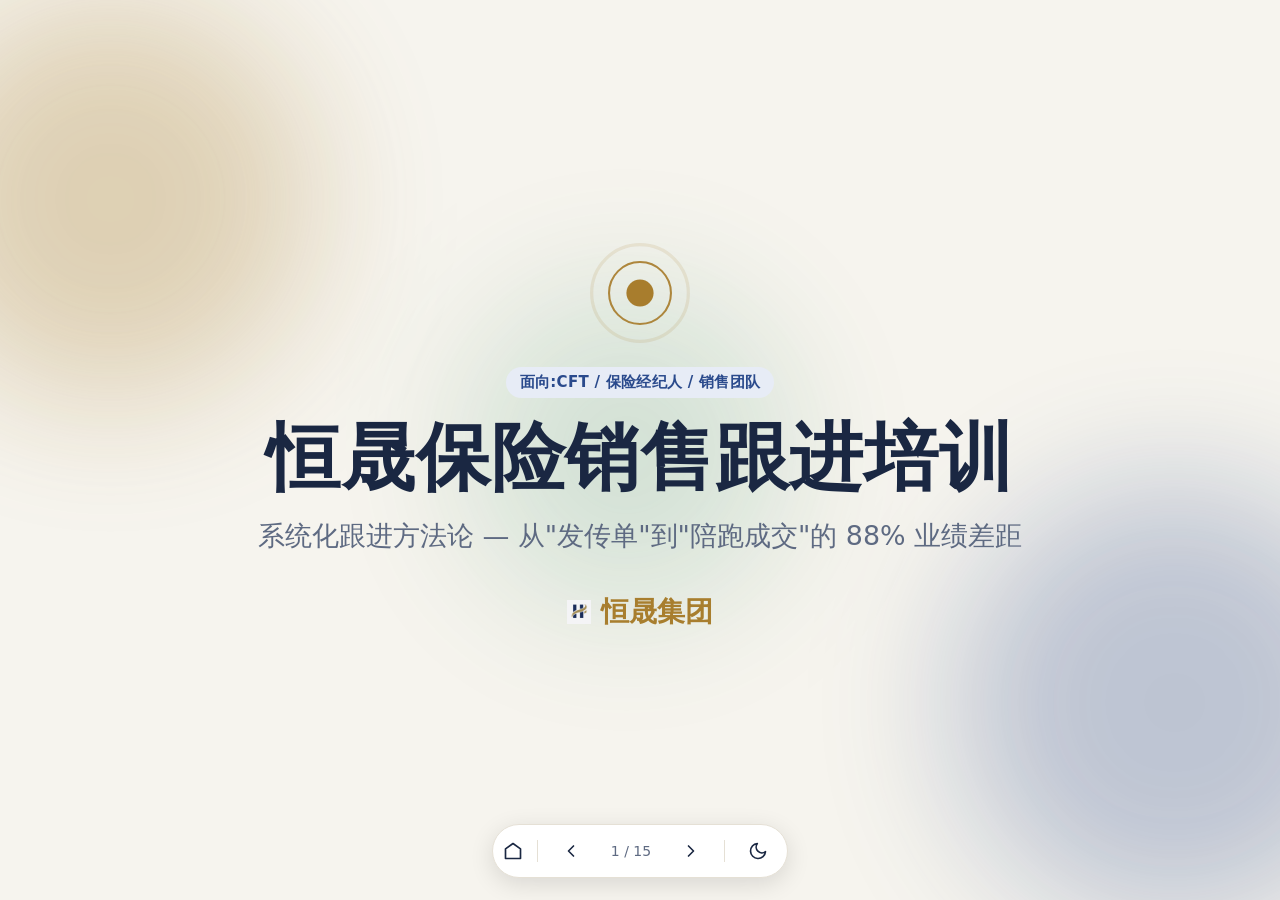
<file: decks/sales-follow-up/index.html>
<!DOCTYPE html>
<html lang="zh-CN" data-theme="light">
<head>
<meta charset="UTF-8">
<meta name="viewport" content="width=device-width, initial-scale=1.0">
<title>恒晟保险销售跟进培训 · 系统化跟进方法论 — 恒晟集团</title>
<link rel="stylesheet" href="../../assets/tokens.css">
<link rel="stylesheet" href="../../assets/deck.css">
</head>
<body>
<div class="bar" id="bar"></div>
<div class="deck">

  <!-- 1 封面 — 慢速漂移的几何光晕背景 + 主内容 -->
  <section class="slide center">
    <!-- 背景:3 个超大模糊光球永久漂移(60-90 秒周期),营造"未来感" -->
    <svg viewBox="0 0 1600 900" preserveAspectRatio="xMidYMid slice" aria-hidden="true"
         style="position:absolute;inset:0;width:100%;height:100%;z-index:0;pointer-events:none;opacity:0.55">
      <defs>
        <filter id="cv-blur" x="-50%" y="-50%" width="200%" height="200%">
          <feGaussianBlur stdDeviation="70"/>
        </filter>
      </defs>
      <circle cx="220" cy="180" r="200" fill="#A87E2E" opacity="0.55" filter="url(#cv-blur)">
        <animate attributeName="cx" values="220;1380;220" dur="68s" repeatCount="indefinite"/>
        <animate attributeName="cy" values="180;720;180" dur="84s" repeatCount="indefinite"/>
      </circle>
      <circle cx="1380" cy="720" r="220" fill="#2A4A8C" opacity="0.50" filter="url(#cv-blur)">
        <animate attributeName="cx" values="1380;220;1380" dur="76s" repeatCount="indefinite"/>
        <animate attributeName="cy" values="720;180;720" dur="92s" repeatCount="indefinite"/>
      </circle>
      <circle cx="800" cy="450" r="160" fill="#2C8A60" opacity="0.30" filter="url(#cv-blur)">
        <animate attributeName="cx" values="800;500;1100;800" dur="100s" repeatCount="indefinite"/>
        <animate attributeName="r" values="160;220;160" dur="48s" repeatCount="indefinite"/>
      </circle>
    </svg>
    <div class="wrap" style="position:relative;z-index:1">
      <div class="hs-lottie rv" data-lottie="../../assets/lottie/pulse-ring-gold.json" data-loop="true" style="width:120px;height:120px;margin:0 auto 14px;display:block"></div>
      <div class="tag rv" style="margin-bottom:20px">面向:CFT / 保险经纪人 / 销售团队</div>
      <h1 class="rv">恒晟保险销售跟进培训</h1>
      <p class="lead rv" style="margin-top:14px">系统化跟进方法论 — 从"发传单"到"陪跑成交"的 88% 业绩差距</p>
      <div class="logo rv" style="margin-top:36px"><span class="mk"><img src="../../assets/img/logo.png" alt=""></span>恒晟集团</div>
    </div>
  </section>

  <!-- 2 80% 销售死于第3次跟进 -->
  <section class="slide">
    <div class="wrap">
      <div class="toprow"><div class="tag rv">第一部分 · 认知重塑</div><div class="stepno rv">02 / 15</div></div>
      <div class="rv" style="display:flex;align-items:center;gap:18px;flex-wrap:wrap">
        <div class="hs-lottie" data-lottie="../../assets/lottie/pulse-ring-red.json" data-loop="true" style="width:72px;height:72px;flex:none"></div>
        <h2 style="margin:0">为什么 80% 的销售死于第 3 次跟进？</h2>
      </div>
      <p class="lead rv" style="margin:14px 0 22px;font-size:clamp(15px,1.8vw,22px)">美国专业营销协会真实数据揭示:绝大多数销售员在关键时刻选择放弃,而真正的成交机会就在前方等待。</p>
      <div class="rv" style="display:grid;grid-template-columns:repeat(4,1fr);gap:clamp(10px,1.4vw,18px)">
        <div class="card" style="text-align:center"><div class="stepbig" style="font-size:clamp(32px,4.6vw,64px);color:var(--danger)"><span data-countup="2" data-suffix="%" data-duration="900">0</span></div><div class="ctitle">第 1 次接洽</div><div class="body">成交率极低,这只是起点</div></div>
        <div class="card" style="text-align:center"><div class="stepbig" style="font-size:clamp(32px,4.6vw,64px);color:var(--danger)"><span data-countup="5" data-suffix="%" data-duration="1100">0</span></div><div class="ctitle">第 3 次跟进</div><div class="body">大多数销售在此放弃</div></div>
        <div class="card" style="text-align:center"><div class="stepbig" style="font-size:clamp(32px,4.6vw,64px);color:var(--key)"><span data-countup="10" data-suffix="%" data-duration="1300">0</span></div><div class="ctitle">第 4 次跟进</div><div class="body">坚持者开始看到回报</div></div>
        <div class="card" style="text-align:center;background:var(--key-bg);border-color:var(--key-bd)"><div class="stepbig" style="font-size:clamp(32px,4.6vw,64px);color:var(--key)"><span data-countup="80" data-suffix="%" data-duration="1900">0</span></div><div class="ctitle" style="color:var(--key)">第 5–11 次跟进</div><div class="body">真正的金矿在此</div></div>
      </div>
      <div class="tipbox rv" style="margin-top:22px"><div class="lbl">关键认知</div><div class="txt">80% 的销售在第 4 至 11 次跟进后完成,但 80% 的销售员跟进一次就放弃。<b style="color:var(--ink)">销售不是「说服」,是「陪跑」。</b></div></div>
    </div>
  </section>

  <!-- 3 1:4:7 法则 -->
  <section class="slide">
    <div class="wrap">
      <div class="toprow"><div class="tag rv">核心方法论</div><div class="stepno rv">03 / 15</div></div>
      <h2 class="rv">1:4:7 法则 — 跟进的黄金时间窗口</h2>
      <p class="lead rv" style="margin:8px 0 0;font-size:clamp(14px,1.6vw,20px)">三个节点、三种动作,节奏清晰,客户感受到的是关心而非催促。</p>

      <!-- 大幅 SVG:水平时间轴 + 三里程碑 + 图标 + 流动光 -->
      <div class="rv timeline-scene" style="margin:14px 0;width:100%">
        <svg viewBox="0 0 1200 360" preserveAspectRatio="xMidYMid meet" style="width:100%;height:auto;max-height:42vh;display:block">
          <defs>
            <linearGradient id="dayGrad" x1="0" y1="0" x2="1" y2="0">
              <stop offset="0" stop-color="#2A4A8C"/>
              <stop offset="0.5" stop-color="#2A4A8C"/>
              <stop offset="1" stop-color="#2A4A8C"/>
            </linearGradient>
          </defs>

          <!-- 时间轴底线 -->
          <line x1="160" y1="220" x2="1040" y2="220" stroke="rgba(42,74,140,0.18)" stroke-width="4" stroke-linecap="round"/>
          <line x1="160" y1="220" x2="1040" y2="220" stroke="#2A4A8C" stroke-width="4" stroke-linecap="round" stroke-dasharray="14 16">
            <animate attributeName="stroke-dashoffset" from="0" to="-60" dur="2s" repeatCount="indefinite"/>
          </line>

          <!-- Day 1: 资料 -->
          <g>
            <circle cx="200" cy="220" r="90" fill="#2A4A8C" opacity="0.08">
              <animate attributeName="r" values="80;98;80" dur="2.6s" repeatCount="indefinite"/>
            </circle>
            <circle cx="200" cy="220" r="58" fill="#2A4A8C"/>
            <text x="200" y="232" text-anchor="middle" fill="#fff" font-size="28" font-weight="700">Day 1</text>
            <!-- 资料图标:文件 -->
            <g transform="translate(174,108)">
              <rect width="52" height="64" rx="6" fill="none" stroke="#2A4A8C" stroke-width="3"/>
              <line x1="10" y1="20" x2="42" y2="20" stroke="#2A4A8C" stroke-width="3" stroke-linecap="round"/>
              <line x1="10" y1="32" x2="42" y2="32" stroke="#2A4A8C" stroke-width="3" stroke-linecap="round"/>
              <line x1="10" y1="44" x2="32" y2="44" stroke="#2A4A8C" stroke-width="3" stroke-linecap="round"/>
            </g>
          </g>
          <text x="200" y="310" text-anchor="middle" fill="#2A4A8C" font-size="20" font-weight="700">首次联系</text>
          <text x="200" y="338" text-anchor="middle" fill="currentColor" opacity="0.65" font-size="14">发送资料 · 第一印象</text>

          <!-- Day 4: 微信 -->
          <g>
            <circle cx="600" cy="220" r="90" fill="#2A4A8C" opacity="0.08">
              <animate attributeName="r" values="80;98;80" dur="2.6s" begin="0.35s" repeatCount="indefinite"/>
            </circle>
            <circle cx="600" cy="220" r="58" fill="#2A4A8C"/>
            <text x="600" y="232" text-anchor="middle" fill="#fff" font-size="28" font-weight="700">Day 4</text>
            <!-- 对话气泡 -->
            <g transform="translate(572,108)">
              <path d="M 6 8 Q 6 4 10 4 L 50 4 Q 56 4 56 10 L 56 38 Q 56 44 50 44 L 34 44 L 26 56 L 24 44 L 12 44 Q 6 44 6 38 Z" fill="none" stroke="#2A4A8C" stroke-width="3" stroke-linejoin="round"/>
              <circle cx="20" cy="24" r="2.5" fill="#2A4A8C"/>
              <circle cx="31" cy="24" r="2.5" fill="#2A4A8C"/>
              <circle cx="42" cy="24" r="2.5" fill="#2A4A8C"/>
            </g>
          </g>
          <text x="600" y="310" text-anchor="middle" fill="#2A4A8C" font-size="20" font-weight="700">建立联系</text>
          <text x="600" y="338" text-anchor="middle" fill="currentColor" opacity="0.65" font-size="14">微信问候 · 轻触跟进</text>

          <!-- Day 7: 电话 -->
          <g>
            <circle cx="1000" cy="220" r="100" fill="#A87E2E" opacity="0.10">
              <animate attributeName="r" values="90;108;90" dur="2.6s" begin="0.7s" repeatCount="indefinite"/>
            </circle>
            <circle cx="1000" cy="220" r="62" fill="#A87E2E"/>
            <text x="1000" y="232" text-anchor="middle" fill="#fff" font-size="28" font-weight="700">Day 7</text>
            <!-- 电话 -->
            <g transform="translate(976,108)">
              <path d="M 8 14 Q 8 6 16 6 L 22 6 L 26 18 L 20 22 Q 22 32 30 38 L 36 32 L 48 36 L 48 42 Q 48 50 40 50 Q 14 48 8 14 Z" fill="none" stroke="#A87E2E" stroke-width="3" stroke-linejoin="round"/>
            </g>
          </g>
          <text x="1000" y="312" text-anchor="middle" fill="#A87E2E" font-size="20" font-weight="700">创造机会</text>
          <text x="1000" y="340" text-anchor="middle" fill="currentColor" opacity="0.65" font-size="14">电话约见 · 推进面谈</text>

          <!-- 流动光点:沿时间轴飞行 -->
          <circle r="8" fill="#fff" stroke="#A87E2E" stroke-width="2.5">
            <animateMotion dur="3.2s" repeatCount="indefinite" path="M 160 220 L 1040 220"/>
            <animate attributeName="opacity" values="0;1;1;1;0" dur="3.2s" repeatCount="indefinite"/>
          </circle>
        </svg>
      </div>

      <!-- 核心原则:欲擒故纵 -->
      <div class="callout rv" style="margin-top:6px"><div class="lbl">核心原则</div><div class="q" style="font-size:clamp(15px,2vw,24px)">欲擒故纵 — 不是催单,是刷存在。急于求成只会让印象恶化、交易流产。</div></div>
    </div>
  </section>

  <!-- 4 读懂拒绝 -->
  <section class="slide">
    <div class="wrap">
      <div class="toprow"><div class="tag rv">异议处理</div><div class="stepno rv">04 / 15</div></div>
      <div class="rv" style="display:flex;align-items:center;gap:18px;flex-wrap:wrap">
        <div class="hs-lottie" data-lottie="../../assets/lottie/pulse-ring-red.json" data-loop="true" style="width:72px;height:72px;flex:none"></div>
        <h2 style="margin:0">读懂拒绝背后的「心理密码」</h2>
      </div>
      <p class="lead rv" style="margin:14px 0 22px;font-size:clamp(15px,1.8vw,22px)">客户说"不",不代表永远不。真正的销售高手会追问原因,找到症结,再顺藤摸瓜。</p>
      <div class="grid3 rv">
        <div class="card"><div class="stepbig" style="font-size:clamp(28px,4vw,52px);color:var(--key)">1</div><div class="ctitle">产品效果</div><div class="body">是否担心保障力度不够？</div></div>
        <div class="card"><div class="stepbig" style="font-size:clamp(28px,4vw,52px);color:var(--key)">2</div><div class="ctitle">价格顾虑</div><div class="body">是否觉得保费超出预算？</div></div>
        <div class="card"><div class="stepbig" style="font-size:clamp(28px,4vw,52px);color:var(--key)">3</div><div class="ctitle">时间不足</div><div class="body">是否没有时间深入了解？</div></div>
      </div>
      <div class="dual rv" style="margin-top:14px">
        <div class="card"><div class="stepbig" style="font-size:clamp(28px,4vw,52px);color:var(--key)">4</div><div class="ctitle">家人反对</div><div class="body">是否需要家庭内部达成共识？</div></div>
        <div class="card" style="background:var(--key-bg);border-color:var(--key-bd)"><div class="stepbig" style="font-size:clamp(28px,4vw,52px);color:var(--key)">5</div><div class="ctitle" style="color:var(--key)">真无需求</div><div class="body">此时放手,<b>6 个月后再跟进</b></div></div>
      </div>
    </div>
  </section>

  <!-- 5 制造下一次见面 -->
  <section class="slide">
    <div class="wrap">
      <div class="toprow"><div class="tag rv">面谈技法</div><div class="stepno rv">05 / 15</div></div>
      <div class="rv" style="display:flex;align-items:center;gap:18px;flex-wrap:wrap">
        <div class="hs-lottie" data-lottie="../../assets/lottie/pulse-ring-blue.json" data-loop="true" style="width:72px;height:72px;flex:none"></div>
        <h2 style="margin:0">制造「下一次见面」的机会</h2>
      </div>
      <div class="callout rv" style="margin-top:20px"><div class="q">"没有下一次见面机会的聚会,是失败的聚会。"</div></div>
      <h2 class="rv" style="margin-top:24px;font-size:clamp(20px,2.8vw,32px)">借出资料技法</h2>
      <div class="path rv" style="margin-top:14px">
        <div class="node"><div class="nt">1</div><div class="ne">借出,不是送出</div><div class="nd">给客户产品简介或录音视频,强调"是借的"</div></div>
        <div class="node"><div class="nt">2</div><div class="ne">约定归还时间</div><div class="nd">因为是借的,自然需要约时间归还</div></div>
        <div class="node last"><div class="nt">3</div><div class="ne">永远规划下一次</div><div class="nd">每次会面结束前必须锁定下次见面时机</div></div>
      </div>
    </div>
  </section>

  <!-- 6 六类客户 — 中心客户 + 6 花瓣放射(永久流动) -->
  <section class="slide">
    <div class="wrap">
      <div class="toprow"><div class="tag rv">第二部分 · 六类客户分类跟进</div><div class="stepno rv">06 / 15</div></div>
      <h2 class="rv">因人施策 — 六类客户跟进模型</h2>

      <!-- 大型放射图 SVG -->
      <div class="rv" style="margin:8px 0;width:100%">
        <svg viewBox="0 0 1100 540" preserveAspectRatio="xMidYMid meet" style="width:100%;height:auto;max-height:52vh;display:block">
          <defs>
            <filter id="cust-glow" x="-50%" y="-50%" width="200%" height="200%">
              <feGaussianBlur stdDeviation="5" result="b"/>
              <feMerge><feMergeNode in="b"/><feMergeNode in="b"/><feMergeNode in="SourceGraphic"/></feMerge>
            </filter>
          </defs>

          <!-- 6 条光柱(中心→花瓣,虚线流动) -->
          <g opacity="0.55">
            <line x1="550" y1="270" x2="550" y2="90" stroke="#B14E39" stroke-width="2.5" stroke-dasharray="8 12">
              <animate attributeName="stroke-dashoffset" from="0" to="-40" dur="2s" repeatCount="indefinite"/>
            </line>
            <line x1="550" y1="270" x2="723" y2="170" stroke="#A87E2E" stroke-width="2.5" stroke-dasharray="8 12">
              <animate attributeName="stroke-dashoffset" from="0" to="-40" dur="2s" begin="-0.3s" repeatCount="indefinite"/>
            </line>
            <line x1="550" y1="270" x2="723" y2="370" stroke="#2A4A8C" stroke-width="2.5" stroke-dasharray="8 12">
              <animate attributeName="stroke-dashoffset" from="0" to="-40" dur="2s" begin="-0.6s" repeatCount="indefinite"/>
            </line>
            <line x1="550" y1="270" x2="550" y2="470" stroke="#5E6A82" stroke-width="2.5" stroke-dasharray="8 12">
              <animate attributeName="stroke-dashoffset" from="0" to="-40" dur="2s" begin="-0.9s" repeatCount="indefinite"/>
            </line>
            <line x1="550" y1="270" x2="377" y2="370" stroke="#7B5E9E" stroke-width="2.5" stroke-dasharray="8 12">
              <animate attributeName="stroke-dashoffset" from="0" to="-40" dur="2s" begin="-1.2s" repeatCount="indefinite"/>
            </line>
            <line x1="550" y1="270" x2="377" y2="170" stroke="#2C8A60" stroke-width="2.5" stroke-dasharray="8 12">
              <animate attributeName="stroke-dashoffset" from="0" to="-40" dur="2s" begin="-1.5s" repeatCount="indefinite"/>
            </line>
          </g>

          <!-- 花瓣 1 顶 立即跟进 红 -->
          <g>
            <circle cx="550" cy="90" r="68" fill="#B14E39" opacity="0.16">
              <animate attributeName="r" values="62;78;62" dur="3.6s" begin="0s" repeatCount="indefinite"/>
              <animate attributeName="opacity" values="0.16;0.04;0.16" dur="3.6s" begin="0s" repeatCount="indefinite"/>
            </circle>
            <circle cx="550" cy="90" r="46" fill="#B14E39"/>
            <text x="550" y="100" text-anchor="middle" fill="#fff" font-size="22" font-weight="700">1</text>
            <text x="550" y="32" text-anchor="middle" fill="#B14E39" font-size="18" font-weight="700" font-family="var(--font-display)">立即跟进 🔥</text>
          </g>
          <!-- 花瓣 2 右上 考虑犹豫 金 -->
          <g>
            <circle cx="723" cy="170" r="68" fill="#A87E2E" opacity="0.16">
              <animate attributeName="r" values="62;78;62" dur="3.6s" begin="0.6s" repeatCount="indefinite"/>
              <animate attributeName="opacity" values="0.16;0.04;0.16" dur="3.6s" begin="0.6s" repeatCount="indefinite"/>
            </circle>
            <circle cx="723" cy="170" r="46" fill="#A87E2E"/>
            <text x="723" y="180" text-anchor="middle" fill="#fff" font-size="22" font-weight="700">2</text>
            <text x="820" y="148" text-anchor="middle" fill="#A87E2E" font-size="18" font-weight="700" font-family="var(--font-display)">考虑犹豫 🤔</text>
          </g>
          <!-- 花瓣 3 右下 近期不买 蓝 -->
          <g>
            <circle cx="723" cy="370" r="68" fill="#2A4A8C" opacity="0.16">
              <animate attributeName="r" values="62;78;62" dur="3.6s" begin="1.2s" repeatCount="indefinite"/>
              <animate attributeName="opacity" values="0.16;0.04;0.16" dur="3.6s" begin="1.2s" repeatCount="indefinite"/>
            </circle>
            <circle cx="723" cy="370" r="46" fill="#2A4A8C"/>
            <text x="723" y="380" text-anchor="middle" fill="#fff" font-size="22" font-weight="700">3</text>
            <text x="820" y="395" text-anchor="middle" fill="#2A4A8C" font-size="18" font-weight="700" font-family="var(--font-display)">近期不买 ⏳</text>
          </g>
          <!-- 花瓣 4 底 肯定不买 灰 -->
          <g>
            <circle cx="550" cy="470" r="68" fill="#5E6A82" opacity="0.16">
              <animate attributeName="r" values="62;78;62" dur="3.6s" begin="1.8s" repeatCount="indefinite"/>
              <animate attributeName="opacity" values="0.16;0.04;0.16" dur="3.6s" begin="1.8s" repeatCount="indefinite"/>
            </circle>
            <circle cx="550" cy="470" r="46" fill="#5E6A82"/>
            <text x="550" y="480" text-anchor="middle" fill="#fff" font-size="22" font-weight="700">4</text>
            <text x="550" y="530" text-anchor="middle" fill="#5E6A82" font-size="18" font-weight="700" font-family="var(--font-display)">肯定不买 🚫</text>
          </g>
          <!-- 花瓣 5 左下 已报价无回馈 紫 -->
          <g>
            <circle cx="377" cy="370" r="68" fill="#7B5E9E" opacity="0.16">
              <animate attributeName="r" values="62;78;62" dur="3.6s" begin="2.4s" repeatCount="indefinite"/>
              <animate attributeName="opacity" values="0.16;0.04;0.16" dur="3.6s" begin="2.4s" repeatCount="indefinite"/>
            </circle>
            <circle cx="377" cy="370" r="46" fill="#7B5E9E"/>
            <text x="377" y="380" text-anchor="middle" fill="#fff" font-size="22" font-weight="700">5</text>
            <text x="277" y="395" text-anchor="middle" fill="#7B5E9E" font-size="18" font-weight="700" font-family="var(--font-display)">报价无回馈 💬</text>
          </g>
          <!-- 花瓣 6 左上 时机未熟 绿 -->
          <g>
            <circle cx="377" cy="170" r="68" fill="#2C8A60" opacity="0.16">
              <animate attributeName="r" values="62;78;62" dur="3.6s" begin="3.0s" repeatCount="indefinite"/>
              <animate attributeName="opacity" values="0.16;0.04;0.16" dur="3.6s" begin="3.0s" repeatCount="indefinite"/>
            </circle>
            <circle cx="377" cy="170" r="46" fill="#2C8A60"/>
            <text x="377" y="180" text-anchor="middle" fill="#fff" font-size="22" font-weight="700">6</text>
            <text x="277" y="148" text-anchor="middle" fill="#2C8A60" font-size="18" font-weight="700" font-family="var(--font-display)">时机未熟 🌱</text>
          </g>

          <!-- 中心 客户 (主角:辉光双层呼吸) -->
          <g filter="url(#cust-glow)">
            <circle cx="550" cy="270" r="100" fill="#A87E2E" opacity="0.08">
              <animate attributeName="r" values="92;108;92" dur="3s" repeatCount="indefinite"/>
              <animate attributeName="opacity" values="0.08;0.02;0.08" dur="3s" repeatCount="indefinite"/>
            </circle>
            <circle cx="550" cy="270" r="78" fill="var(--surface)" stroke="#A87E2E" stroke-width="3.5"/>
            <text x="550" y="265" text-anchor="middle" fill="#A87E2E" font-size="30" font-weight="700" font-family="var(--font-display)">客 户</text>
            <text x="550" y="293" text-anchor="middle" fill="currentColor" opacity="0.55" font-size="12" letter-spacing="3">6 大分类</text>
          </g>
        </svg>
      </div>

      <!-- 紧凑版动作要点(对照色) -->
      <div class="rv" style="display:grid;grid-template-columns:repeat(3,1fr);gap:clamp(6px,1vw,12px);margin-top:6px">
        <div class="card" style="padding:8px 12px;border-left:3px solid #B14E39"><b style="color:#B14E39;font-size:clamp(13px,1.4vw,15px)">1 立即跟进</b><div style="font-size:clamp(11px,1.2vw,13px);color:var(--ink-2);margin-top:2px">趁热打铁 · 禁拖延</div></div>
        <div class="card" style="padding:8px 12px;border-left:3px solid #A87E2E"><b style="color:#A87E2E;font-size:clamp(13px,1.4vw,15px)">2 考虑犹豫</b><div style="font-size:clamp(11px,1.2vw,13px);color:var(--ink-2);margin-top:2px">混脸熟 · 禁强推</div></div>
        <div class="card" style="padding:8px 12px;border-left:3px solid #2A4A8C"><b style="color:#2A4A8C;font-size:clamp(13px,1.4vw,15px)">3 近期不买</b><div style="font-size:clamp(11px,1.2vw,13px);color:var(--ink-2);margin-top:2px">保持温度 · 禁盯紧</div></div>
        <div class="card" style="padding:8px 12px;border-left:3px solid #5E6A82"><b style="color:#5E6A82;font-size:clamp(13px,1.4vw,15px)">4 肯定不买</b><div style="font-size:clamp(11px,1.2vw,13px);color:var(--ink-2);margin-top:2px">记录反馈 · 禁争辩</div></div>
        <div class="card" style="padding:8px 12px;border-left:3px solid #7B5E9E"><b style="color:#7B5E9E;font-size:clamp(13px,1.4vw,15px)">5 报价无回馈</b><div style="font-size:clamp(11px,1.2vw,13px);color:var(--ink-2);margin-top:2px">强调差异 · 禁只谈价</div></div>
        <div class="card" style="padding:8px 12px;border-left:3px solid #2C8A60"><b style="color:#2C8A60;font-size:clamp(13px,1.4vw,15px)">6 时机未熟</b><div style="font-size:clamp(11px,1.2vw,13px);color:var(--ink-2);margin-top:2px">6 月一次 · 禁频扰</div></div>
      </div>
      <div class="tipbox rv" style="margin-top:8px"><div class="lbl">6 个月法则</div><div class="txt">人生平均每 6 个月事业与生活会发生变化。<b style="color:var(--ink)">原来听不进去的人,现在可能正想听。</b></div></div>
    </div>
  </section>

  <!-- 7 销售八步:永久能量环 + 光点轨道 + 8 节点波浪脉动 -->
  <section class="slide">
    <div class="wrap">
      <div class="toprow"><div class="tag rv">第三部分 · 成功八步精要</div><div class="stepno rv">07 / 15</div></div>
      <h2 class="rv">销售八步闭环 — 从陌生到成交</h2>
      <p class="lead rv" style="margin:6px 0 0;font-size:clamp(14px,1.6vw,20px)">八步首尾相接形成闭环:跟进是核心环节,80% 的业绩在此燃烧。</p>

      <div class="rv" style="margin:8px 0;width:100%">
        <svg viewBox="0 0 1000 520" preserveAspectRatio="xMidYMid meet" style="width:100%;height:auto;max-height:62vh;display:block">
          <defs>
            <!-- 金色辉光滤镜 -->
            <filter id="goldGlow" x="-50%" y="-50%" width="200%" height="200%">
              <feGaussianBlur stdDeviation="4" result="b"/>
              <feMerge><feMergeNode in="b"/><feMergeNode in="b"/><feMergeNode in="SourceGraphic"/></feMerge>
            </filter>
            <!-- 蓝→金→绿环形渐变 -->
            <linearGradient id="ringGrad" x1="0" y1="0" x2="1" y2="1">
              <stop offset="0" stop-color="#2A4A8C"/>
              <stop offset="0.5" stop-color="#A87E2E"/>
              <stop offset="1" stop-color="#2C8A60"/>
            </linearGradient>
          </defs>

          <!-- 1. 金色环(完整可见,不渐绘) -->
          <circle cx="500" cy="260" r="170" stroke="rgba(168,126,46,0.20)" stroke-width="3" fill="none"/>
          <circle cx="500" cy="260" r="170" stroke="url(#ringGrad)" stroke-width="3.5" fill="none" opacity="0.9"/>

          <!-- 2. 4 颗光点永久沿环跑(从 0/-1.5/-3/-4.5 错开,5.5s 周期) -->
          <circle r="9" fill="#fff" stroke="#A87E2E" stroke-width="2.5" filter="url(#goldGlow)">
            <animateMotion dur="5.5s" repeatCount="indefinite" rotate="auto"
              path="M 500 90 A 170 170 0 1 1 499.9 90 Z"/>
          </circle>
          <circle r="6" fill="#A87E2E" opacity="0.85" filter="url(#goldGlow)">
            <animateMotion dur="5.5s" begin="-1.5s" repeatCount="indefinite"
              path="M 500 90 A 170 170 0 1 1 499.9 90 Z"/>
          </circle>
          <circle r="5" fill="#A87E2E" opacity="0.7">
            <animateMotion dur="5.5s" begin="-3s" repeatCount="indefinite"
              path="M 500 90 A 170 170 0 1 1 499.9 90 Z"/>
          </circle>
          <circle r="4" fill="#A87E2E" opacity="0.55">
            <animateMotion dur="5.5s" begin="-4.2s" repeatCount="indefinite"
              path="M 500 90 A 170 170 0 1 1 499.9 90 Z"/>
          </circle>

          <!-- 3. 中心"闭环"发光呼吸 -->
          <g filter="url(#goldGlow)">
            <text x="500" y="252" text-anchor="middle" fill="#A87E2E" font-size="42" font-weight="700" font-family="var(--font-display)">
              闭 环
              <animate attributeName="opacity" values="0.7;1;0.7" dur="3s" repeatCount="indefinite"/>
            </text>
          </g>
          <text x="500" y="292" text-anchor="middle" fill="currentColor" opacity="0.6" font-size="14" letter-spacing="3">8 STEPS · 从梦想到成交</text>

          <!-- 4. 8 节点(全部永久波浪脉动,begin 错开 0.45s 形成"传递"感) -->
          <!-- 节点 1 顶 梦想 -->
          <g>
            <circle cx="500" cy="65" r="45" fill="#A87E2E" opacity="0.18">
              <animate attributeName="r" values="42;55;42" dur="3.6s" begin="0s" repeatCount="indefinite"/>
              <animate attributeName="opacity" values="0.18;0.04;0.18" dur="3.6s" begin="0s" repeatCount="indefinite"/>
            </circle>
            <circle cx="500" cy="65" r="38" fill="#A87E2E"/>
            <text x="500" y="74" text-anchor="middle" fill="#fff" font-size="22" font-weight="700">01</text>
            <text x="500" y="22" text-anchor="middle" fill="#A87E2E" font-size="19" font-weight="700" font-family="var(--font-display)">梦想</text>
          </g>
          <!-- 节点 2 右上 承诺 -->
          <g>
            <circle cx="638" cy="122" r="45" fill="#A87E2E" opacity="0.18">
              <animate attributeName="r" values="42;55;42" dur="3.6s" begin="0.45s" repeatCount="indefinite"/>
              <animate attributeName="opacity" values="0.18;0.04;0.18" dur="3.6s" begin="0.45s" repeatCount="indefinite"/>
            </circle>
            <circle cx="638" cy="122" r="38" fill="#A87E2E"/>
            <text x="638" y="131" text-anchor="middle" fill="#fff" font-size="22" font-weight="700">02</text>
            <text x="710" y="86" text-anchor="middle" fill="#A87E2E" font-size="19" font-weight="700" font-family="var(--font-display)">承诺</text>
          </g>
          <!-- 节点 3 右 列名单 -->
          <g>
            <circle cx="695" cy="260" r="45" fill="#A87E2E" opacity="0.18">
              <animate attributeName="r" values="42;55;42" dur="3.6s" begin="0.9s" repeatCount="indefinite"/>
              <animate attributeName="opacity" values="0.18;0.04;0.18" dur="3.6s" begin="0.9s" repeatCount="indefinite"/>
            </circle>
            <circle cx="695" cy="260" r="38" fill="#A87E2E"/>
            <text x="695" y="269" text-anchor="middle" fill="#fff" font-size="22" font-weight="700">03</text>
            <text x="800" y="265" text-anchor="middle" fill="#A87E2E" font-size="19" font-weight="700" font-family="var(--font-display)">列名单</text>
          </g>
          <!-- 节点 4 右下 邀约 -->
          <g>
            <circle cx="638" cy="398" r="45" fill="#A87E2E" opacity="0.18">
              <animate attributeName="r" values="42;55;42" dur="3.6s" begin="1.35s" repeatCount="indefinite"/>
              <animate attributeName="opacity" values="0.18;0.04;0.18" dur="3.6s" begin="1.35s" repeatCount="indefinite"/>
            </circle>
            <circle cx="638" cy="398" r="38" fill="#A87E2E"/>
            <text x="638" y="407" text-anchor="middle" fill="#fff" font-size="22" font-weight="700">04</text>
            <text x="715" y="438" text-anchor="middle" fill="#A87E2E" font-size="19" font-weight="700" font-family="var(--font-display)">邀约</text>
          </g>
          <!-- 节点 5 底 讲计划 -->
          <g>
            <circle cx="500" cy="455" r="45" fill="#A87E2E" opacity="0.18">
              <animate attributeName="r" values="42;55;42" dur="3.6s" begin="1.8s" repeatCount="indefinite"/>
              <animate attributeName="opacity" values="0.18;0.04;0.18" dur="3.6s" begin="1.8s" repeatCount="indefinite"/>
            </circle>
            <circle cx="500" cy="455" r="38" fill="#A87E2E"/>
            <text x="500" y="464" text-anchor="middle" fill="#fff" font-size="22" font-weight="700">05</text>
            <text x="500" y="510" text-anchor="middle" fill="#A87E2E" font-size="19" font-weight="700" font-family="var(--font-display)">讲计划</text>
          </g>
          <!-- 节点 6 左下 跟进(主角,比其他大 + 双层光环 + 快频脉动) -->
          <g filter="url(#goldGlow)">
            <circle cx="362" cy="398" r="72" fill="#A87E2E" opacity="0.10">
              <animate attributeName="r" values="65;88;65" dur="2s" repeatCount="indefinite"/>
              <animate attributeName="opacity" values="0.10;0;0.10" dur="2s" repeatCount="indefinite"/>
            </circle>
            <circle cx="362" cy="398" r="58" fill="#A87E2E" opacity="0.22">
              <animate attributeName="r" values="52;68;52" dur="2s" begin="-0.5s" repeatCount="indefinite"/>
              <animate attributeName="opacity" values="0.22;0.04;0.22" dur="2s" begin="-0.5s" repeatCount="indefinite"/>
            </circle>
            <circle cx="362" cy="398" r="48" fill="#A87E2E"/>
            <text x="362" y="409" text-anchor="middle" fill="#fff" font-size="26" font-weight="700">06</text>
          </g>
          <text x="270" y="438" text-anchor="middle" fill="#A87E2E" font-size="22" font-weight="700" font-family="var(--font-display)">跟进 ★</text>
          <!-- 节点 7 左 检查 -->
          <g>
            <circle cx="305" cy="260" r="45" fill="#A87E2E" opacity="0.18">
              <animate attributeName="r" values="42;55;42" dur="3.6s" begin="2.7s" repeatCount="indefinite"/>
              <animate attributeName="opacity" values="0.18;0.04;0.18" dur="3.6s" begin="2.7s" repeatCount="indefinite"/>
            </circle>
            <circle cx="305" cy="260" r="38" fill="#A87E2E"/>
            <text x="305" y="269" text-anchor="middle" fill="#fff" font-size="22" font-weight="700">07</text>
            <text x="200" y="265" text-anchor="middle" fill="#A87E2E" font-size="19" font-weight="700" font-family="var(--font-display)">检查</text>
          </g>
          <!-- 节点 8 左上 复制 -->
          <g>
            <circle cx="362" cy="122" r="45" fill="#A87E2E" opacity="0.18">
              <animate attributeName="r" values="42;55;42" dur="3.6s" begin="3.15s" repeatCount="indefinite"/>
              <animate attributeName="opacity" values="0.18;0.04;0.18" dur="3.6s" begin="3.15s" repeatCount="indefinite"/>
            </circle>
            <circle cx="362" cy="122" r="38" fill="#A87E2E"/>
            <text x="362" y="131" text-anchor="middle" fill="#fff" font-size="22" font-weight="700">08</text>
            <text x="285" y="86" text-anchor="middle" fill="#A87E2E" font-size="19" font-weight="700" font-family="var(--font-display)">复制</text>
          </g>
        </svg>
      </div>
    </div>
  </section>

  <!-- 8 四维能力模型 -->
  <section class="slide">
    <div class="wrap">
      <div class="toprow"><div class="tag rv">能力模型</div><div class="stepno rv">08 / 15</div></div>
      <div class="rv" style="display:flex;align-items:center;gap:18px;flex-wrap:wrap">
        <div class="hs-lottie" data-lottie="../../assets/lottie/check-circle.json" style="width:72px;height:72px;flex:none"></div>
        <h2 style="margin:0">跟进四维 · 能力模型</h2>
      </div>
      <div class="dual rv" style="margin-top:22px">
        <div class="card"><div class="ctitle">自信力</div><div class="body">来源于信念 + 专业知识 + 实战功力。表现为热情、坚定、执着,让客户感受到你的专业底气。</div></div>
        <div class="card"><div class="ctitle">沟通能力</div><div class="body">核心是回应异议的能力。不是纠正客户,而是真正理解客户,让他感到被听见。</div></div>
      </div>
      <div class="dual rv" style="margin-top:14px">
        <div class="card"><div class="ctitle">影响力</div><div class="body">核心是造梦能力——帮客户看到 5 年后更好的自己,让他相信你是实现那个未来的桥梁。</div></div>
        <div class="card"><div class="ctitle">把握时机</div><div class="body">用「望、闻、问、切」感知客户状态。当客户说"我想了解一下",就是最佳出手时机。</div></div>
      </div>
    </div>
  </section>

  <!-- 9 ABC 黄金法则 -->
  <section class="slide">
    <div class="wrap">
      <div class="toprow"><div class="tag rv">借力法则</div><div class="stepno rv">09 / 15</div></div>
      <h2 class="rv">ABC 黄金法则 — 为什么不能单枪匹马</h2>
      <p class="lead rv" style="margin:8px 0 6px;font-size:clamp(14px,1.6vw,20px)">多对一讲,胜券在握;孤军深入,难度极大。</p>

      <!-- 大幅 SVG 插画:三节点 + 桥弧 + 流动光 -->
      <div class="rv abc-scene" style="margin:6px 0;width:100%">
        <svg viewBox="0 0 1200 380" preserveAspectRatio="xMidYMid meet" style="width:100%;height:auto;max-height:46vh;display:block">
          <defs>
            <linearGradient id="bridgeGrad" x1="0" y1="0" x2="1" y2="0">
              <stop offset="0" stop-color="#2A4A8C"/>
              <stop offset="0.5" stop-color="#A87E2E"/>
              <stop offset="1" stop-color="#2C8A60"/>
            </linearGradient>
          </defs>

          <!-- 桥弧(底部淡色 + 上层流动虚线) -->
          <path d="M 200 200 Q 600 50 1000 200" stroke="rgba(168,126,46,0.22)" stroke-width="3" fill="none"/>
          <path d="M 200 200 Q 600 50 1000 200" stroke="url(#bridgeGrad)" stroke-width="3" fill="none" stroke-dasharray="10 14" stroke-linecap="round">
            <animate attributeName="stroke-dashoffset" from="0" to="-48" dur="1.6s" repeatCount="indefinite"/>
          </path>

          <!-- A:Adviser 顾问 -->
          <g>
            <circle cx="200" cy="200" r="110" fill="#2A4A8C" opacity="0.08">
              <animate attributeName="r" values="100;118;100" dur="2.6s" repeatCount="indefinite"/>
              <animate attributeName="opacity" values="0.08;0.02;0.08" dur="2.6s" repeatCount="indefinite"/>
            </circle>
            <circle cx="200" cy="200" r="75" fill="#2A4A8C" opacity="0.18">
              <animate attributeName="r" values="70;82;70" dur="2.6s" begin="0.25s" repeatCount="indefinite"/>
              <animate attributeName="opacity" values="0.18;0.06;0.18" dur="2.6s" begin="0.25s" repeatCount="indefinite"/>
            </circle>
            <circle cx="200" cy="200" r="50" fill="#2A4A8C"/>
            <text x="200" y="216" text-anchor="middle" fill="#fff" font-size="44" font-weight="700" font-family="ui-rounded,Georgia,serif">A</text>
          </g>
          <text x="200" y="318" text-anchor="middle" fill="#2A4A8C" font-size="20" font-weight="700">Adviser · 顾问</text>
          <text x="200" y="345" text-anchor="middle" fill="currentColor" opacity="0.6" font-size="14">权威背书</text>

          <!-- B:Bridge 桥梁(主角) -->
          <g>
            <circle cx="600" cy="200" r="135" fill="#A87E2E" opacity="0.08">
              <animate attributeName="r" values="125;145;125" dur="2.4s" repeatCount="indefinite"/>
              <animate attributeName="opacity" values="0.08;0.02;0.08" dur="2.4s" repeatCount="indefinite"/>
            </circle>
            <circle cx="600" cy="200" r="95" fill="#A87E2E" opacity="0.20">
              <animate attributeName="r" values="88;102;88" dur="2.4s" begin="0.2s" repeatCount="indefinite"/>
              <animate attributeName="opacity" values="0.20;0.08;0.20" dur="2.4s" begin="0.2s" repeatCount="indefinite"/>
            </circle>
            <circle cx="600" cy="200" r="68" fill="#A87E2E"/>
            <text x="600" y="220" text-anchor="middle" fill="#fff" font-size="56" font-weight="700" font-family="ui-rounded,Georgia,serif">B</text>
          </g>
          <text x="600" y="332" text-anchor="middle" fill="#A87E2E" font-size="22" font-weight="700">Bridge · 桥梁 (你)</text>
          <text x="600" y="358" text-anchor="middle" fill="currentColor" opacity="0.6" font-size="14">50% 成功率 · 细节决定成败</text>

          <!-- C:Customer 客户 -->
          <g>
            <circle cx="1000" cy="200" r="110" fill="#2C8A60" opacity="0.08">
              <animate attributeName="r" values="100;118;100" dur="2.6s" begin="0.5s" repeatCount="indefinite"/>
              <animate attributeName="opacity" values="0.08;0.02;0.08" dur="2.6s" begin="0.5s" repeatCount="indefinite"/>
            </circle>
            <circle cx="1000" cy="200" r="75" fill="#2C8A60" opacity="0.18">
              <animate attributeName="r" values="70;82;70" dur="2.6s" begin="0.75s" repeatCount="indefinite"/>
              <animate attributeName="opacity" values="0.18;0.06;0.18" dur="2.6s" begin="0.75s" repeatCount="indefinite"/>
            </circle>
            <circle cx="1000" cy="200" r="50" fill="#2C8A60"/>
            <text x="1000" y="216" text-anchor="middle" fill="#fff" font-size="44" font-weight="700" font-family="ui-rounded,Georgia,serif">C</text>
          </g>
          <text x="1000" y="318" text-anchor="middle" fill="#2C8A60" font-size="20" font-weight="700">Customer · 客户</text>
          <text x="1000" y="345" text-anchor="middle" fill="currentColor" opacity="0.6" font-size="14">朋友 / 顾客</text>

          <!-- 流动光点 1:沿桥弧从 A 飞到 C -->
          <circle r="8" fill="#fff" stroke="#A87E2E" stroke-width="2.5">
            <animateMotion dur="3s" repeatCount="indefinite" rotate="auto" path="M 200 200 Q 600 50 1000 200"/>
            <animate attributeName="opacity" values="0;1;1;1;0" dur="3s" repeatCount="indefinite"/>
          </circle>
          <!-- 流动光点 2:错开 1.5s 后跟随 -->
          <circle r="6" fill="#fff" stroke="#A87E2E" stroke-width="2" opacity="0.8">
            <animateMotion dur="3s" begin="1.5s" repeatCount="indefinite" rotate="auto" path="M 200 200 Q 600 50 1000 200"/>
            <animate attributeName="opacity" values="0;0.8;0.8;0.8;0" dur="3s" begin="1.5s" repeatCount="indefinite"/>
          </circle>
        </svg>
      </div>

      <!-- 简洁的角色说明卡片(SVG 下方) -->
      <div class="grid3 rv" style="margin-top:8px">
        <div class="card" style="padding:14px 18px"><div class="ctitle" style="color:#2A4A8C;font-size:clamp(15px,1.7vw,20px)">A 顾问</div><div class="body" style="font-size:clamp(13px,1.4vw,16px)">上级 CFT / 培训权威 — 借力</div></div>
        <div class="card" style="padding:14px 18px;background:var(--key-bg);border-color:var(--key-bd)"><div class="ctitle" style="color:var(--key);font-size:clamp(15px,1.7vw,20px)">B 桥梁</div><div class="body" style="font-size:clamp(13px,1.4vw,16px)">你自己 — 连接两端</div></div>
        <div class="card" style="padding:14px 18px"><div class="ctitle" style="color:#2C8A60;font-size:clamp(15px,1.7vw,20px)">C 客户</div><div class="body" style="font-size:clamp(13px,1.4vw,16px)">想了解的朋友 — 接受方</div></div>
      </div>
    </div>
  </section>

  <!-- 10 ABC 沟通话术 -->
  <section class="slide">
    <div class="wrap">
      <div class="toprow"><div class="tag rv">话术模板</div><div class="stepno rv">10 / 15</div></div>
      <div class="rv" style="display:flex;align-items:center;gap:18px;flex-wrap:wrap">
        <div class="hs-lottie" data-lottie="../../assets/lottie/pulse-ring-gold.json" data-loop="true" style="width:72px;height:72px;flex:none"></div>
        <h2 style="margin:0">ABC 沟通话术 · 模板</h2>
      </div>
      <div class="callout rv" style="margin-top:18px"><div class="lbl">推崇 A 的开场</div><div class="q" style="font-size:clamp(15px,2vw,24px)">"这是王老师,在这个行业非常有经验,我跟随他学了很多,今天特别想让你们认识一下。"</div></div>
      <div class="callout rv" style="margin-top:12px"><div class="lbl">提醒 C 回到现场</div><div class="q" style="font-size:clamp(15px,2vw,24px)">"这个越来越重要了,我们认真听,等下有问题咱们一起问王老师。"</div></div>
      <div class="callout rv" style="margin-top:12px"><div class="lbl">沟通结束确认</div><div class="q" style="font-size:clamp(15px,2vw,24px)">"我们约一下下周再见面,把今天的问题聊透,你看周二还是周四方便？"</div></div>
      <div class="tipbox rv" style="margin-top:16px"><div class="lbl">沟通节奏</div><div class="txt">1. 先找兴趣话题 → 2. 先交流感情 → 3. 先交朋友 → 4. 后谈业务 <b style="color:var(--ink)">水到渠成成交</b></div></div>
    </div>
  </section>

  <!-- 11 工具包 -->
  <section class="slide">
    <div class="wrap">
      <div class="toprow"><div class="tag rv">第四部分 · 实战工具包</div><div class="stepno rv">11 / 15</div></div>
      <div class="rv" style="display:flex;align-items:center;gap:18px;flex-wrap:wrap">
        <div class="hs-lottie" data-lottie="../../assets/lottie/check-circle.json" style="width:72px;height:72px;flex:none"></div>
        <h2 style="margin:0">恒晟工具包 — 即学即用</h2>
      </div>
      <div class="dual rv" style="margin-top:22px">
        <div class="card"><div class="ctitle">📋 客户分类表</div><div class="body">对应每类客户的跟进频率与差异化话术,确保每次沟通都有明确策略</div></div>
        <div class="card"><div class="ctitle">📅 1:4:7 时间卡</div><div class="body">Day 1 发资料 / Day 4 短信关心 / Day 7 电话约见面,节奏精准,客户不反感</div></div>
      </div>
      <div class="dual rv" style="margin-top:14px">
        <div class="card"><div class="ctitle">🤝 ABC 借力卡</div><div class="body">邀约前收集 C 资料给 A / 借出资料袋约归还时间 / 24 小时内跟进</div></div>
        <div class="card"><div class="ctitle">⏱ 6 分钟诊断法</div><div class="body">前 2 分钟问动机与目标;后 4 分钟查名单 / 邀约 / 讲计划 / 跟进行动</div></div>
      </div>
    </div>
  </section>

  <!-- 12 真实案例 — 大型时间轴 + 光点永久行走 -->
  <section class="slide">
    <div class="wrap">
      <div class="toprow"><div class="tag rv">真实案例</div><div class="stepno rv">12 / 15</div></div>
      <h2 class="rv">张先生:从「再考虑考虑」到 Day 60 成交</h2>
      <p class="lead rv" style="margin:6px 0 0;font-size:clamp(14px,1.6vw,20px)">45 岁,对 IUL 持续观望——恒晟内部真实跟进案例。每个里程碑都有明确目的,不是闲聊。</p>

      <!-- 大型时间轴 SVG(永久流动:虚线流动 + 光点永久行走 + 6 节点波浪呼吸 + 终点辉光) -->
      <div class="rv" style="margin:14px 0;width:100%">
        <svg viewBox="0 0 1200 340" preserveAspectRatio="xMidYMid meet" style="width:100%;height:auto;max-height:50vh;display:block">
          <defs>
            <filter id="d60-glow" x="-50%" y="-50%" width="200%" height="200%">
              <feGaussianBlur stdDeviation="5" result="b"/>
              <feMerge><feMergeNode in="b"/><feMergeNode in="b"/><feMergeNode in="SourceGraphic"/></feMerge>
            </filter>
            <linearGradient id="d60-line" x1="0" y1="0" x2="1" y2="0">
              <stop offset="0" stop-color="#2A4A8C"/>
              <stop offset="0.5" stop-color="#2A4A8C"/>
              <stop offset="1" stop-color="#A87E2E"/>
            </linearGradient>
          </defs>

          <!-- 时间轴 -->
          <line x1="100" y1="180" x2="1080" y2="180" stroke="rgba(42,74,140,0.18)" stroke-width="4" stroke-linecap="round"/>
          <line x1="100" y1="180" x2="1080" y2="180" stroke="url(#d60-line)" stroke-width="4" stroke-linecap="round" stroke-dasharray="14 16">
            <animate attributeName="stroke-dashoffset" from="0" to="-60" dur="1.8s" repeatCount="indefinite"/>
          </line>

          <!-- Day 1 初次面谈 -->
          <g>
            <circle cx="100" cy="180" r="52" fill="#2A4A8C" opacity="0.18">
              <animate attributeName="r" values="48;58;48" dur="3.2s" begin="0s" repeatCount="indefinite"/>
              <animate attributeName="opacity" values="0.18;0.05;0.18" dur="3.2s" begin="0s" repeatCount="indefinite"/>
            </circle>
            <circle cx="100" cy="180" r="34" fill="#2A4A8C"/>
            <text x="100" y="186" text-anchor="middle" fill="#fff" font-size="13" font-weight="700">Day 1</text>
            <text x="100" y="110" text-anchor="middle" fill="#2A4A8C" font-size="16" font-weight="700" font-family="var(--font-display)">初次面谈</text>
            <text x="100" y="250" text-anchor="middle" fill="currentColor" opacity="0.6" font-size="11">不问产品 · 建关系</text>
          </g>
          <!-- Day 4 微信跟进 -->
          <g>
            <circle cx="245" cy="180" r="52" fill="#2A4A8C" opacity="0.18">
              <animate attributeName="r" values="48;58;48" dur="3.2s" begin="0.45s" repeatCount="indefinite"/>
              <animate attributeName="opacity" values="0.18;0.05;0.18" dur="3.2s" begin="0.45s" repeatCount="indefinite"/>
            </circle>
            <circle cx="245" cy="180" r="34" fill="#2A4A8C"/>
            <text x="245" y="186" text-anchor="middle" fill="#fff" font-size="13" font-weight="700">Day 4</text>
            <text x="245" y="110" text-anchor="middle" fill="#2A4A8C" font-size="16" font-weight="700" font-family="var(--font-display)">微信跟进</text>
            <text x="245" y="250" text-anchor="middle" fill="currentColor" opacity="0.6" font-size="11">IUL 一页通</text>
          </g>
          <!-- Day 7 电话关心 -->
          <g>
            <circle cx="395" cy="180" r="52" fill="#2A4A8C" opacity="0.18">
              <animate attributeName="r" values="48;58;48" dur="3.2s" begin="0.9s" repeatCount="indefinite"/>
              <animate attributeName="opacity" values="0.18;0.05;0.18" dur="3.2s" begin="0.9s" repeatCount="indefinite"/>
            </circle>
            <circle cx="395" cy="180" r="34" fill="#2A4A8C"/>
            <text x="395" y="186" text-anchor="middle" fill="#fff" font-size="13" font-weight="700">Day 7</text>
            <text x="395" y="110" text-anchor="middle" fill="#2A4A8C" font-size="16" font-weight="700" font-family="var(--font-display)">电话关心</text>
            <text x="395" y="250" text-anchor="middle" fill="currentColor" opacity="0.6" font-size="11">"孩子教育金..."</text>
          </g>
          <!-- Day 14 借出录音 -->
          <g>
            <circle cx="570" cy="180" r="52" fill="#7B5E9E" opacity="0.18">
              <animate attributeName="r" values="48;58;48" dur="3.2s" begin="1.35s" repeatCount="indefinite"/>
              <animate attributeName="opacity" values="0.18;0.05;0.18" dur="3.2s" begin="1.35s" repeatCount="indefinite"/>
            </circle>
            <circle cx="570" cy="180" r="34" fill="#7B5E9E"/>
            <text x="570" y="186" text-anchor="middle" fill="#fff" font-size="13" font-weight="700">Day 14</text>
            <text x="570" y="110" text-anchor="middle" fill="#7B5E9E" font-size="16" font-weight="700" font-family="var(--font-display)">借出录音</text>
            <text x="570" y="250" text-anchor="middle" fill="currentColor" opacity="0.6" font-size="11">约归还时间</text>
          </g>
          <!-- Day 30 说明会 ABC -->
          <g>
            <circle cx="800" cy="180" r="56" fill="#A87E2E" opacity="0.20">
              <animate attributeName="r" values="50;64;50" dur="3.2s" begin="1.8s" repeatCount="indefinite"/>
              <animate attributeName="opacity" values="0.20;0.05;0.20" dur="3.2s" begin="1.8s" repeatCount="indefinite"/>
            </circle>
            <circle cx="800" cy="180" r="36" fill="#A87E2E"/>
            <text x="800" y="186" text-anchor="middle" fill="#fff" font-size="13" font-weight="700">Day 30</text>
            <text x="800" y="108" text-anchor="middle" fill="#A87E2E" font-size="17" font-weight="700" font-family="var(--font-display)">说明会 ABC</text>
            <text x="800" y="252" text-anchor="middle" fill="currentColor" opacity="0.6" font-size="11">ABC 推崇 · 建权威</text>
          </g>
          <!-- Day 60 成交 ✓ (终点,辉光主角) -->
          <g filter="url(#d60-glow)">
            <circle cx="1080" cy="180" r="80" fill="#A87E2E" opacity="0.10">
              <animate attributeName="r" values="70;92;70" dur="2.2s" repeatCount="indefinite"/>
              <animate attributeName="opacity" values="0.10;0;0.10" dur="2.2s" repeatCount="indefinite"/>
            </circle>
            <circle cx="1080" cy="180" r="62" fill="#A87E2E" opacity="0.22">
              <animate attributeName="r" values="55;72;55" dur="2.2s" begin="-0.5s" repeatCount="indefinite"/>
              <animate attributeName="opacity" values="0.22;0.06;0.22" dur="2.2s" begin="-0.5s" repeatCount="indefinite"/>
            </circle>
            <circle cx="1080" cy="180" r="48" fill="#A87E2E"/>
            <text x="1080" y="172" text-anchor="middle" fill="#fff" font-size="12" font-weight="700">Day 60</text>
            <text x="1080" y="200" text-anchor="middle" fill="#fff" font-size="24" font-weight="700">✓</text>
          </g>
          <text x="1080" y="105" text-anchor="middle" fill="#A87E2E" font-size="20" font-weight="700" font-family="var(--font-display)">成 交</text>
          <text x="1080" y="252" text-anchor="middle" fill="#A87E2E" opacity="0.75" font-size="12">工具 + 节奏 + 时机</text>

          <!-- 光点永久沿时间轴行走(2 颗,错开 4.5s) -->
          <circle r="10" fill="#fff" stroke="#A87E2E" stroke-width="2.5" filter="url(#d60-glow)">
            <animateMotion dur="9s" repeatCount="indefinite" path="M 100 180 L 1080 180"/>
          </circle>
          <circle r="7" fill="#A87E2E" opacity="0.8" filter="url(#d60-glow)">
            <animateMotion dur="9s" begin="-4.5s" repeatCount="indefinite" path="M 100 180 L 1080 180"/>
          </circle>
        </svg>
      </div>

      <div class="tipbox rv" style="margin-top:6px"><div class="lbl">关键教训</div><div class="txt">没有"考虑考虑",只有"跟进不够"。<b style="color:var(--ink)">每次跟进都有明确目的,不是闲聊。</b></div></div>
    </div>
  </section>

  <!-- 13 数据对比 -->
  <section class="slide">
    <div class="wrap">
      <div class="toprow"><div class="tag rv">数据不会说谎</div><div class="stepno rv">13 / 15</div></div>
      <div class="rv" style="display:flex;align-items:center;gap:18px;flex-wrap:wrap">
        <div class="hs-lottie" data-lottie="../../assets/lottie/pulse-ring-red.json" data-loop="true" style="width:72px;height:72px;flex:none"></div>
        <h2 style="margin:0">跟进成交率对比</h2>
      </div>
      <p class="lead rv" style="margin:14px 0 22px;font-size:clamp(15px,1.8vw,22px)">美国专业营销协会真实统计揭示:<b style="color:var(--ink)">成交不是靠天赋,而是靠坚持。</b></p>
      <div class="rv" style="display:grid;grid-template-columns:repeat(5,1fr);gap:clamp(8px,1.2vw,14px)">
        <div class="card" style="text-align:center"><div class="stepbig" style="font-size:clamp(22px,3.5vw,46px);color:var(--danger)"><span data-countup="2" data-suffix="%" data-duration="700">0</span></div><div class="ne" style="font-size:clamp(10px,1.1vw,13px);color:var(--ink-2)">第 1 次接洽</div></div>
        <div class="card" style="text-align:center"><div class="stepbig" style="font-size:clamp(22px,3.5vw,46px);color:var(--danger)"><span data-countup="3" data-suffix="%" data-duration="800">0</span></div><div class="ne" style="font-size:clamp(10px,1.1vw,13px);color:var(--ink-2)">第 2 次跟进</div></div>
        <div class="card" style="text-align:center"><div class="stepbig" style="font-size:clamp(22px,3.5vw,46px);color:var(--danger)"><span data-countup="5" data-suffix="%" data-duration="900">0</span></div><div class="ne" style="font-size:clamp(10px,1.1vw,13px);color:var(--ink-2)">第 3 次跟进</div></div>
        <div class="card" style="text-align:center"><div class="stepbig" style="font-size:clamp(22px,3.5vw,46px);color:var(--key)"><span data-countup="10" data-suffix="%" data-duration="1100">0</span></div><div class="ne" style="font-size:clamp(10px,1.1vw,13px);color:var(--ink-2)">第 4 次跟进</div></div>
        <div class="card" style="text-align:center;background:var(--key-bg);border-color:var(--key-bd)"><div class="stepbig" style="font-size:clamp(22px,3.5vw,46px);color:var(--key)"><span data-countup="80" data-suffix="%" data-duration="1800">0</span></div><div class="ne" style="font-size:clamp(10px,1.1vw,13px);color:var(--key)">第 5–11 次</div></div>
      </div>
      <div class="dual rv" style="margin-top:18px">
        <div class="pane bad"><div class="ph">放弃者的代价</div><div class="flow">80% 的销售员在第 1–3 次跟进后放弃,永远看不到那 80% 的成交机会</div></div>
        <div class="pane good"><div class="ph">坚持者的奖励</div><div class="flow">坚持到第 5 次以上的销售员,成交率跃升至 80%,是放弃者的 <b style="color:var(--key);font-size:1.4em"><span data-countup="40" data-suffix="" data-duration="1600">0</span> 倍</b></div></div>
      </div>
    </div>
  </section>

  <!-- 14 核心金句 -->
  <section class="slide">
    <div class="wrap">
      <div class="toprow"><div class="tag rv">第五部分 · 核心金句</div><div class="stepno rv">14 / 15</div></div>
      <div class="rv" style="display:flex;align-items:center;gap:18px;flex-wrap:wrap">
        <div class="hs-lottie" data-lottie="../../assets/lottie/pulse-ring-gold.json" data-loop="true" style="width:72px;height:72px;flex:none"></div>
        <h2 style="margin:0">恒晟销售信念 — 内化于心,外化于行</h2>
      </div>
      <!-- 横向传送带:3 句金句循环漂过(内容重复 2 次形成无缝循环) -->
      <div class="rv marquee" style="margin-top:22px;padding:8px 0">
        <div class="marquee-track">
          <div class="callout marquee-item"><div class="lbl">关于坚持</div><div class="q" style="font-size:clamp(15px,1.8vw,22px)">"80% 的销售是在第 4 至 11 次跟进后完成!在冷漠的世界,您的销售业绩更需要您坚持不懈一次次地跟进。"</div></div>
          <div class="callout marquee-item"><div class="lbl">关于策略</div><div class="q" style="font-size:clamp(15px,1.8vw,22px)">"跟进不是一套模式打天下 — 分类对待,因人施策,才是王道。"</div></div>
          <div class="callout marquee-item"><div class="lbl">关于自信</div><div class="q" style="font-size:clamp(15px,1.8vw,22px)">"你相信什么,才能卖什么。自信不是表演出来的,是用专业知识和信念积累出来的。"</div></div>
          <!-- 重复一组,无缝循环 -->
          <div class="callout marquee-item" aria-hidden="true"><div class="lbl">关于坚持</div><div class="q" style="font-size:clamp(15px,1.8vw,22px)">"80% 的销售是在第 4 至 11 次跟进后完成!在冷漠的世界,您的销售业绩更需要您坚持不懈一次次地跟进。"</div></div>
          <div class="callout marquee-item" aria-hidden="true"><div class="lbl">关于策略</div><div class="q" style="font-size:clamp(15px,1.8vw,22px)">"跟进不是一套模式打天下 — 分类对待,因人施策,才是王道。"</div></div>
          <div class="callout marquee-item" aria-hidden="true"><div class="lbl">关于自信</div><div class="q" style="font-size:clamp(15px,1.8vw,22px)">"你相信什么,才能卖什么。自信不是表演出来的,是用专业知识和信念积累出来的。"</div></div>
        </div>
      </div>
      <p class="lead rv" style="margin-top:14px;font-size:clamp(13px,1.4vw,18px);color:var(--ink-2);text-align:center">— 鼠标悬停可暂停 —</p>
    </div>
  </section>

  <!-- 15 立即行动 -->
  <section class="slide center">
    <div class="wrap">
      <div class="hs-lottie rv" data-lottie="../../assets/lottie/pulse-ring-gold.json" data-loop="true" style="width:100px;height:100px;margin:0 auto 16px;display:block"></div>
      <div class="tag rv" style="margin-bottom:18px">立即行动</div>
      <h1 class="rv">用 1:4:7 法则,今天就开始</h1>
      <p class="lead rv" style="margin-top:14px">恒晟保险销售培训的终极目标不是学到知识,而是改变行动。</p>
      <div class="rv" style="margin-top:28px;display:grid;grid-template-columns:repeat(4,1fr);gap:clamp(10px,1.4vw,18px);max-width:1000px;margin-left:auto;margin-right:auto">
        <div class="card" style="text-align:center"><div class="ctitle" style="color:var(--key)">今天</div><div class="body">整理客户名单,按六类客户分类</div></div>
        <div class="card" style="text-align:center"><div class="ctitle" style="color:var(--key)">本周</div><div class="body">对前 10 位客户启动 1:4:7 跟进计划</div></div>
        <div class="card" style="text-align:center"><div class="ctitle" style="color:var(--key)">本月</div><div class="body">完成至少 3 次 ABC 借力会谈</div></div>
        <div class="card" style="text-align:center"><div class="ctitle" style="color:var(--key)">持续</div><div class="body">每次跟进有目的,每次见面有下次</div></div>
      </div>
      <p class="foot rv" style="margin-top:30px;font-size:clamp(14px,1.6vw,20px);color:var(--ink-2)">恒晟提醒:没有"时机未到",只有"跟进不够"。<b style="color:var(--key)">坚持就是你最大的竞争优势。</b></p>
      <div class="logo rv" style="margin-top:26px"><span class="mk"><img src="../../assets/img/logo.png" alt=""></span>恒晟集团</div>
    </div>
  </section>

</div>

<div class="ctl">
  <a class="home" href="../../index.html" title="返回目录" aria-label="返回目录"><svg viewBox="0 0 24 24" fill="none" stroke="currentColor" stroke-width="2" stroke-linecap="round" stroke-linejoin="round" style="width:20px;height:20px"><path d="M3 9.5L12 3l9 6.5V21H3z"/></svg></a>
  <span class="divid"></span>
  <button class="btn" id="prev" aria-label="上一页"><svg viewBox="0 0 24 24" fill="none" stroke="currentColor" stroke-width="2" stroke-linecap="round" stroke-linejoin="round"><path d="M15 18l-6-6 6-6"/></svg></button>
  <span class="count" id="count">1 / 15</span>
  <button class="btn" id="next" aria-label="下一页"><svg viewBox="0 0 24 24" fill="none" stroke="currentColor" stroke-width="2" stroke-linecap="round" stroke-linejoin="round"><path d="M9 18l6-6-6-6"/></svg></button>
  <span class="divid"></span>
  <button class="btn" id="theme" aria-label="切换深色"><svg id="ti" viewBox="0 0 24 24" fill="none" stroke="currentColor" stroke-width="2" stroke-linecap="round" stroke-linejoin="round"></svg></button>
</div>

<script src="../../assets/vendor/lottie_light.min.js"></script>
<script src="../../assets/lottie-player.js"></script>
<script src="../../assets/count-up.js"></script>
<script src="../../assets/deck.js"></script>
</body>
</html>
</file>
<file: assets/tokens.css>
/* 恒晟培训演示集 · 设计令牌
   默认 = 学院(academy)配色:浅色为默认，html[data-theme="dark"] 切夜间。
   另附两套投资配色 class(scheme-blue / scheme-gold)，以后做投资 deck 页时给 body 加 class 即可。 */

:root{                       /* 学院 · 白天(默认) */
  --bg:#F6F4EE; --surface:#FFFFFF; --border:#E5E0D5;
  --ink:#1A2742; --ink-2:#5E6A82; --muted:#DAD4C7;
  --accent:#2A4A8C; --accent-bg:#E7ECF6;
  --key:#A87E2E; --key-bg:#FBF4E6; --key-bd:#EAD9B0;
  --ok:#2C8A60; --ok-bg:#E7F4ED; --ok-bd:#BFE3D0;
  --danger:#B14E39; --danger-bg:#F8EAE5; --danger-bd:#EAC8BD;
  --tip:#2E6BC7; --tip-bg:#E7EFFA; --tip-bd:#C4DAF2;
  --font-display:"Songti SC","STSong","SimSun","Noto Serif SC","Source Han Serif SC",serif;
  --font-body:-apple-system,BlinkMacSystemFont,"PingFang SC","SF Pro Text","Microsoft YaHei",system-ui,sans-serif;
}
html[data-theme="dark"]{     /* 学院 · 夜间 */
  --bg:#161B2B; --surface:rgba(255,255,255,.05); --border:rgba(255,255,255,.09);
  --ink:#ECEAE2; --ink-2:rgba(236,234,226,.62); --muted:rgba(255,255,255,.13);
  --accent:#E2B45E; --accent-bg:rgba(226,180,94,.16);
  --key:#E6BB66; --key-bg:rgba(226,180,94,.10); --key-bd:rgba(226,180,94,.30);
  --ok:#5FC498; --ok-bg:rgba(79,185,140,.13); --ok-bd:rgba(79,185,140,.32);
  --danger:#E78A70; --danger-bg:rgba(224,122,95,.13); --danger-bd:rgba(224,122,95,.33);
  --tip:#6FA8E6; --tip-bg:rgba(111,168,230,.13); --tip-bd:rgba(111,168,230,.32);
}

/* —— 以下两套用于「投资 deck」页：给 body 加 class="scheme-blue" 或 "scheme-gold" —— */
.scheme-blue{
  --bg:#08080C; --surface:rgba(255,255,255,.06); --border:rgba(255,255,255,.14);
  --ink:#FFFFFF; --ink-2:rgba(236,237,246,.64);
  --accent:#4D8DFF; --accent-2:#34E0E8; --accent-grad:linear-gradient(135deg,#4D8DFF,#34E0E8);
}
.scheme-gold{
  --bg:#0E1B38; --surface:rgba(255,255,255,.07); --border:rgba(201,164,92,.22);
  --ink:#F2EEE2; --ink-2:rgba(238,233,219,.62);
  --accent:#C9A45C; --accent-2:#3A568C;
  --accent-grad:linear-gradient(180deg,#F4E6BC,#DBB872,#B98E40,#EAD299,#C49A52);
}
</file>
<file: assets/hub.css>
/* 首页 · 网页集入口 */
*{margin:0;padding:0;box-sizing:border-box}
body{background:var(--bg);color:var(--ink);font-family:var(--font-body);min-height:100vh;transition:background .4s,color .4s}
.hero{max-width:1100px;margin:0 auto;padding:clamp(40px,8vh,90px) clamp(22px,5vw,60px) clamp(20px,4vh,40px)}
.hero .logo{display:inline-flex;align-items:center;gap:10px;font-family:var(--font-display);font-weight:700;font-size:clamp(18px,2.2vw,26px);color:var(--key);margin-bottom:22px}
.hero .logo .mk{width:1.4em;height:1.4em;background:transparent;display:inline-flex;align-items:center;justify-content:center;font-size:.62em}
.hero .logo .mk img{width:100%;height:100%;object-fit:contain;display:block}
.hero h1{font-family:var(--font-display);font-weight:700;font-size:clamp(30px,5.4vw,58px);line-height:1.1;letter-spacing:.01em}
.hero p{font-size:clamp(15px,1.9vw,21px);color:var(--ink-2);margin-top:14px;line-height:1.6;max-width:640px}
.grid{max-width:1100px;margin:0 auto;padding:0 clamp(22px,5vw,60px) clamp(50px,10vh,100px);
  display:grid;grid-template-columns:repeat(auto-fill,minmax(260px,1fr));gap:clamp(16px,2vw,24px)}
.deckcard{display:block;text-decoration:none;color:inherit;background:var(--surface);border:1px solid var(--border);
  border-radius:20px;overflow:hidden;transition:transform .25s cubic-bezier(.16,1,.3,1),box-shadow .25s;animation:rise .6s both}
.deckcard:hover{transform:translateY(-5px);box-shadow:0 14px 36px rgba(0,0,0,.12)}
.deckcard .cover{height:128px;display:flex;align-items:center;justify-content:center;position:relative}
.deckcard .cover .mark{font-family:var(--font-display);font-weight:700;font-size:46px;color:#fff;opacity:.95}
.deckcard .meta{padding:18px 20px 22px}
.deckcard .tg{display:inline-block;font-size:12px;font-weight:600;color:var(--accent);background:var(--accent-bg);padding:4px 11px;border-radius:999px;margin-bottom:12px}
.deckcard .tt{font-family:var(--font-display);font-weight:700;font-size:20px;line-height:1.25;color:var(--ink)}
.deckcard .ds{font-size:14px;color:var(--ink-2);line-height:1.6;margin-top:8px}
.deckcard .go{font-size:13px;color:var(--key);font-weight:600;margin-top:14px;display:inline-flex;align-items:center;gap:5px}
@keyframes rise{from{opacity:0;transform:translateY(18px)}to{opacity:1;transform:none}}
.deckcard:nth-child(2){animation-delay:.06s}.deckcard:nth-child(3){animation-delay:.12s}
.deckcard:nth-child(4){animation-delay:.18s}.deckcard:nth-child(5){animation-delay:.24s}
.tgl{position:fixed;top:18px;right:18px;width:42px;height:42px;border-radius:50%;border:1px solid var(--border);
  background:var(--surface);color:var(--ink);cursor:pointer;display:flex;align-items:center;justify-content:center;z-index:20}
.tgl svg{width:20px;height:20px}
.empty{grid-column:1/-1;text-align:center;color:var(--ink-2);padding:40px;font-size:15px}
</file>
<file: assets/deck.css>
/* 共享演示页样式 —— 所有 deck 复用，改一处全部生效 */
*{margin:0;padding:0;box-sizing:border-box}
html,body{height:100%}
body{background:var(--bg);color:var(--ink);font-family:var(--font-body);overflow:hidden;transition:background .4s,color .4s}
.deck{position:fixed;inset:0}
.slide{position:absolute;inset:0;display:flex;flex-direction:column;justify-content:center;
  padding:clamp(28px,5vw,84px) clamp(28px,5vw,84px) clamp(100px,10vh,140px) clamp(28px,5vw,84px);opacity:0;pointer-events:none;transition:opacity .7s cubic-bezier(.65,0,.35,1)}
.slide.active{opacity:1;pointer-events:auto}
.wrap{width:100%;max-width:1140px;margin:0 auto}
.bar{position:fixed;top:0;left:0;height:3px;background:var(--key);width:0;transition:width .4s;z-index:30}

.tag{display:inline-flex;align-items:center;gap:8px;font-size:clamp(12px,1.3vw,15px);
  padding:6px 14px;border-radius:999px;background:var(--accent-bg);color:var(--accent);font-weight:600;letter-spacing:.02em}
.toprow{display:flex;align-items:center;justify-content:space-between;gap:16px;margin-bottom:clamp(18px,3vh,38px)}
.steps{display:flex;align-items:center;gap:6px}
.seg{width:clamp(16px,2vw,26px);height:4px;border-radius:2px;background:var(--muted)}
.seg.on{background:var(--key)}
.stepno{font-size:clamp(11px,1.2vw,14px);color:var(--ink-2);margin-left:6px;font-variant-numeric:tabular-nums}

h1{font-family:var(--font-display);font-weight:700;font-size:clamp(32px,6vw,74px);line-height:1.1;letter-spacing:.01em}
h2{font-family:var(--font-display);font-weight:700;font-size:clamp(24px,3.8vw,46px);line-height:1.18;letter-spacing:.01em}
.lead{font-size:clamp(17px,2.1vw,27px);color:var(--ink-2);line-height:1.6}
.body{font-size:clamp(14px,1.55vw,21px);color:var(--ink-2);line-height:1.75}
.rule{width:54px;height:3px;border-radius:2px;background:var(--key);margin:0 0 22px}
.accent{color:var(--accent)}.gold{color:var(--key)}

.card{background:var(--surface);border:1px solid var(--border);border-radius:18px;padding:clamp(16px,2.4vw,30px)}
.grid3{display:grid;grid-template-columns:repeat(3,1fr);gap:clamp(12px,1.6vw,20px)}
.ico{width:clamp(26px,3vw,38px);height:clamp(26px,3vw,38px);display:flex;align-items:center;justify-content:center;border-radius:11px;margin-bottom:12px}
.ctitle{font-family:var(--font-display);font-weight:700;font-size:clamp(17px,1.9vw,24px);color:var(--ink);margin-bottom:6px}

.callout{background:var(--key-bg);border:1px solid var(--key-bd);border-radius:18px;padding:clamp(18px,2.6vw,32px)}
.callout .lbl{font-size:clamp(11px,1.2vw,14px);font-weight:700;letter-spacing:.1em;color:var(--key);margin-bottom:10px}
.callout .q{font-family:var(--font-display);font-weight:700;font-size:clamp(20px,2.9vw,38px);color:var(--ink);line-height:1.35}
.tipbox{background:var(--tip-bg);border:1px solid var(--tip-bd);border-radius:14px;padding:clamp(13px,1.8vw,22px);margin-top:16px}
.tipbox .lbl{font-size:clamp(11px,1.2vw,14px);font-weight:700;color:var(--tip);margin-bottom:6px}
.tipbox .txt{font-size:clamp(13px,1.5vw,19px);color:var(--ink-2);line-height:1.65}

.dual{display:grid;grid-template-columns:1fr 1fr;gap:clamp(14px,2vw,26px)}
.pane{border-radius:18px;padding:clamp(18px,2.6vw,34px);border:1px solid}
.pane.bad{background:var(--danger-bg);border-color:var(--danger-bd)}
.pane.good{background:var(--ok-bg);border-color:var(--ok-bd)}
.pane .ph{display:flex;align-items:center;gap:10px;font-family:var(--font-display);font-weight:700;font-size:clamp(20px,3vw,40px);margin-bottom:14px}
.pane.bad .ph{color:var(--danger)}.pane.good .ph{color:var(--ok)}
.pane ul{list-style:none}.pane li{font-size:clamp(14px,1.6vw,21px);color:var(--ink);line-height:1.9}
.flow{font-family:var(--font-display);font-weight:700;font-size:clamp(18px,2.4vw,30px);margin-top:14px}
.pane.bad .flow{color:var(--danger)}.pane.good .flow{color:var(--ok)}

.stepbig{font-family:var(--font-display);font-weight:700;font-size:clamp(64px,12vw,170px);line-height:.9;color:var(--key);font-variant-numeric:tabular-nums}
.steplabel{font-family:var(--font-display);font-weight:700;font-size:clamp(26px,3.4vw,46px);color:var(--ink)}

.path{display:flex;align-items:stretch;gap:clamp(6px,1vw,14px);flex-wrap:wrap}
.node{flex:1;min-width:128px;background:var(--surface);border:1px solid var(--border);border-radius:16px;padding:clamp(12px,1.8vw,22px)}
.node.last{background:var(--key-bg);border-color:var(--key-bd)}
.node .nt{font-family:var(--font-display);font-weight:700;font-size:clamp(18px,2vw,26px);color:var(--ink)}
.node .ne{font-size:clamp(11px,1.2vw,14px);color:var(--key);font-weight:600;letter-spacing:.05em;margin:2px 0 8px}
.node .nd{font-size:clamp(12px,1.35vw,16px);color:var(--ink-2);line-height:1.5}

details.q{background:var(--surface);border:1px solid var(--border);border-radius:14px;padding:clamp(13px,1.8vw,22px);margin-bottom:12px;cursor:pointer}
details.q summary{font-family:var(--font-display);font-weight:700;font-size:clamp(15px,1.8vw,22px);color:var(--ink);list-style:none;display:flex;justify-content:space-between;gap:12px;align-items:center}
details.q summary::-webkit-details-marker{display:none}
details.q summary .pk{color:var(--key);font-size:clamp(12px,1.3vw,15px);font-weight:600;white-space:nowrap}
details.q[open] summary .pk{color:var(--ok)}
details.q .ans{font-size:clamp(13px,1.5vw,19px);color:var(--ink-2);line-height:1.7;margin-top:12px;padding-top:12px;border-top:1px solid var(--border)}

.center{text-align:center;align-items:center}
.cover-quote{font-family:var(--font-display);font-size:clamp(15px,1.9vw,24px);color:var(--ink-2);line-height:1.7;font-style:italic}
.foot{font-size:clamp(12px,1.3vw,16px);color:var(--ink-2);letter-spacing:.04em}
.logo{display:inline-flex;align-items:center;gap:10px;font-family:var(--font-display);font-weight:700;font-size:clamp(18px,2.2vw,28px);color:var(--key)}
.logo .mk{width:1.4em;height:1.4em;background:transparent;display:inline-flex;align-items:center;justify-content:center;font-size:.62em;font-weight:700;color:var(--key)}
.logo .mk img{width:100%;height:100%;object-fit:contain;display:block}

/* 自绘线条插画(Lemonade 风，纯 SVG+CSS) */
.ln{fill:none;stroke-width:4.5;stroke-linecap:round;stroke-linejoin:round}
.ln.nav{stroke:var(--accent)}.ln.au{stroke:var(--key)}
.slide.active .dr{stroke-dasharray:100;stroke-dashoffset:100;animation:draw 1.5s ease forwards}
@keyframes draw{to{stroke-dashoffset:0}}
.slide.active .pulse{animation:pulse 2.4s ease-in-out 1.5s infinite;transform-origin:60px 60px}
@keyframes pulse{0%,100%{transform:scale(1)}50%{transform:scale(1.12)}}
.floaty{animation:floaty 4.5s ease-in-out infinite}
@keyframes floaty{0%,100%{transform:translateY(0)}50%{transform:translateY(-5px)}}

/* 进场 */
.slide.active .rv{animation:fu .6s cubic-bezier(.16,1,.3,1) both}
.slide.active .rv:nth-child(2){animation-delay:.07s}
.slide.active .rv:nth-child(3){animation-delay:.14s}
.slide.active .rv:nth-child(4){animation-delay:.21s}
.slide.active .rv:nth-child(5){animation-delay:.28s}
.slide.active .rv:nth-child(6){animation-delay:.35s}
@keyframes fu{from{opacity:0;transform:translateY(16px)}to{opacity:1;transform:none}}

/* 控制条 */
.ctl{position:fixed;bottom:clamp(14px,2.4vh,26px);left:50%;transform:translateX(-50%);
  display:flex;align-items:center;gap:14px;background:var(--surface);border:1px solid var(--border);
  border-radius:999px;padding:7px 10px;z-index:30;box-shadow:0 6px 24px rgba(0,0,0,.12)}
.btn{width:38px;height:38px;border:none;background:transparent;color:var(--ink);border-radius:50%;cursor:pointer;display:flex;align-items:center;justify-content:center;transition:background .2s}
.btn:hover{background:var(--accent-bg)}
.btn svg{width:20px;height:20px}
.home{font-size:18px;text-decoration:none;color:var(--ink);display:flex;align-items:center;justify-content:center}
.count{font-size:14px;color:var(--ink-2);min-width:54px;text-align:center;font-variant-numeric:tabular-nums}
.divid{width:1px;height:22px;background:var(--border)}
@media(max-width:680px){.grid3{grid-template-columns:1fr}.dual{grid-template-columns:1fr}}

/* ─── 共享动画效果 (所有 deck 通用) ─── */
/* hover 卡片浮起 — 鼠标悬停时上浮 + 阴影加深 */
.card{transition:transform .35s cubic-bezier(.22,1,.36,1),box-shadow .35s cubic-bezier(.22,1,.36,1)}
.card:hover{transform:translateY(-4px);box-shadow:0 14px 32px rgba(26,39,66,.10)}

/* 横向传送带 — 用于金句/卡片循环漂过
   用法:
   <div class="marquee"><div class="marquee-track"><内容 ×2></div></div>
   左右边缘 fade 处理,鼠标悬停暂停 */
.marquee{overflow:hidden;width:100%;position:relative;
  -webkit-mask-image:linear-gradient(90deg,transparent,#000 6%,#000 94%,transparent);
          mask-image:linear-gradient(90deg,transparent,#000 6%,#000 94%,transparent)}
.marquee-track{display:flex;gap:clamp(16px,2vw,28px);width:max-content;animation:marquee 22s linear infinite}
.marquee:hover .marquee-track{animation-play-state:paused}
@keyframes marquee{from{transform:translateX(0)}to{transform:translateX(-50%)}}
.marquee-item{flex:none;width:clamp(280px,28vw,420px)}
</file>
